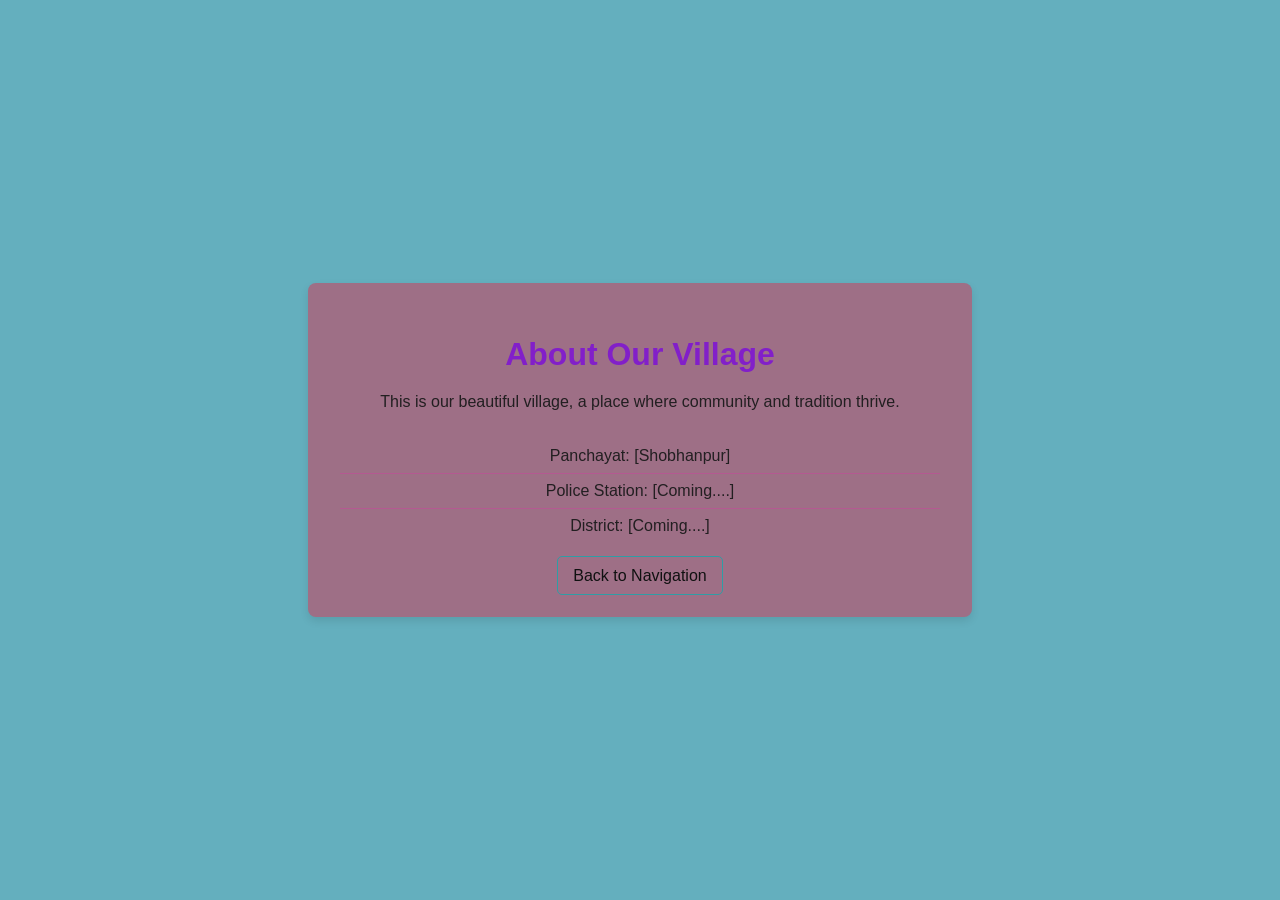
<file: about.html>
<!DOCTYPE html>
<html lang="en">
<head>
    <meta charset="UTF-8">
    <meta name="viewport" content="width=device-width, initial-scale=1.0">
    <title>About Our Village</title>
    <style>
        body {
            font-family: 'Segoe UI', Tahoma, Geneva, Verdana, sans-serif;
            margin: 0;
            padding: 0;
            background-color: #64afbe;
            display: flex;
            flex-direction: column;
            align-items: center;
            justify-content: center;
            min-height: 100vh;
            color: #221f21;
        }

        .container {
            background-color: rgb(158, 111, 134);
            padding: 2rem;
            border-radius: 8px;
            box-shadow: 0 4px 8px rgba(0, 0, 0, 0.1);
            width: 80%;
            max-width: 600px;
            text-align: center;
            perspective: 1000px;
            animation: move3DCard 15s linear infinite alternate, tiltCard 5s linear infinite alternate;
            transform-style: preserve-3d;
        }

        @keyframes move3DCard {
            0% {
                transform: rotateX(5deg) rotateY(5deg) translateZ(0);
            }
            100% {
                transform: rotateX(-5deg) rotateY(-5deg) translateZ(20px);
            }
        }

        @keyframes tiltCard {
            0% {
                transform: rotateZ(2deg);
            }
            100% {
                transform: rotateZ(-2deg);
            }
        }

        h1 {
            color: #821fc9;
            margin-bottom: 1rem;
        }

        p {
            line-height: 1.6;
            margin-bottom: 1.5rem;
        }

        ul {
            list-style: none;
            padding: 0;
            margin-bottom: 1.5rem;
        }

        li {
            padding: 0.5rem 0;
            border-bottom: 1px solid #b45991;
        }

        li:last-child {
            border-bottom: none;
        }

        a {
            text-decoration: none;
            color: #101111;
            padding: 10px 15px;
            border: 1px solid #2f9da5;
            border-radius: 5px;
            transition: background-color 0.3s ease, color 0.3s ease;
        }

        a:hover {
            background-color: #a57197;
            color: rgb(48, 15, 155);
        }

        /* Responsive adjustments */
        @media (max-width: 768px) {
            .container {
                width: 95%;
                padding: 1.5rem;
                max-width: none;
            }
        }

        @media (min-width: 769px) and (max-width: 1024px) {
            .container {
                width: 90%;
            }
        }

        @media (min-width: 1025px) {
            .container {
                width: 80%;
                max-width: 600px;
            }
        }
    </style>
</head>
<body>
    <div class="container">
        <h1>About Our Village</h1>
        <p>This is our beautiful village, a place where community and tradition thrive.</p>
        <ul>
            <li>Panchayat: [Shobhanpur]</li>
            <li>Police Station: [Coming....]</li>
            <li>District: [Coming....]</li>
        </ul>
        <a href="index.html">Back to Navigation</a>
    </div>
</body>
</html>
</file>
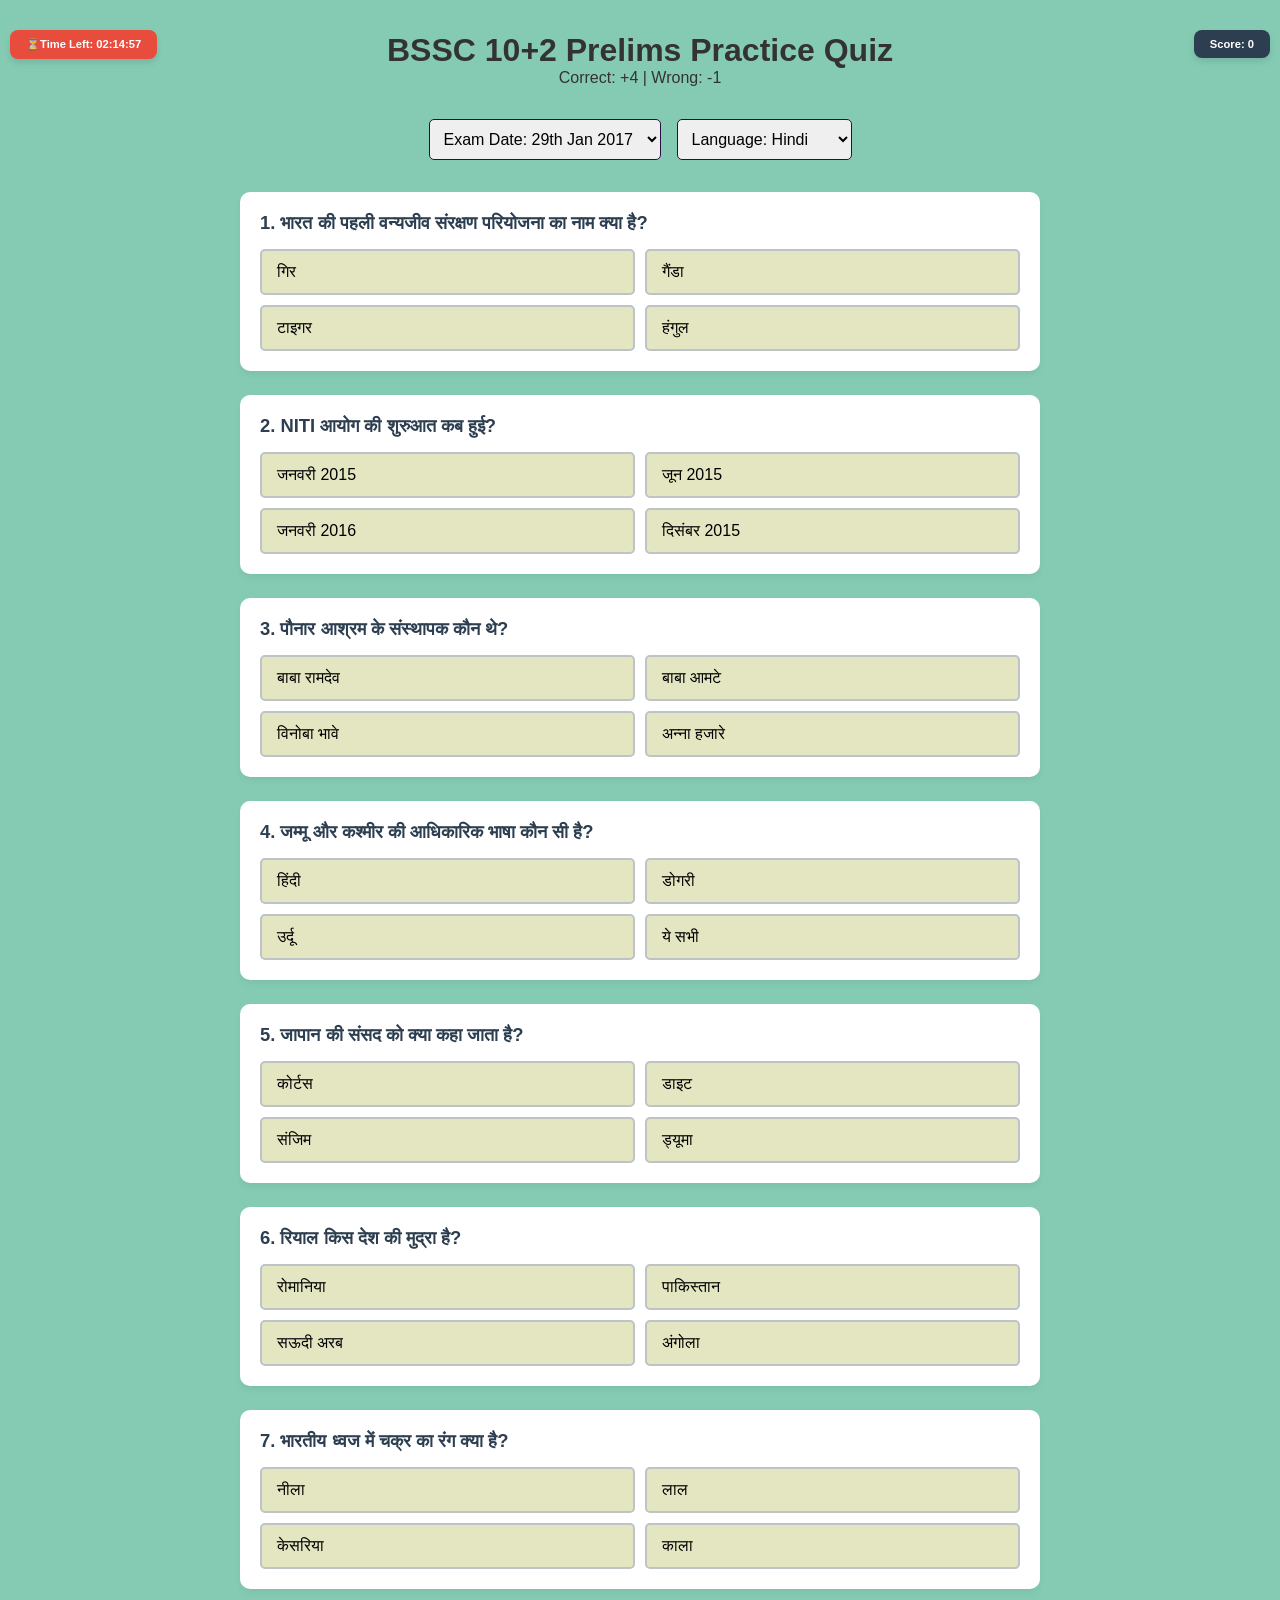
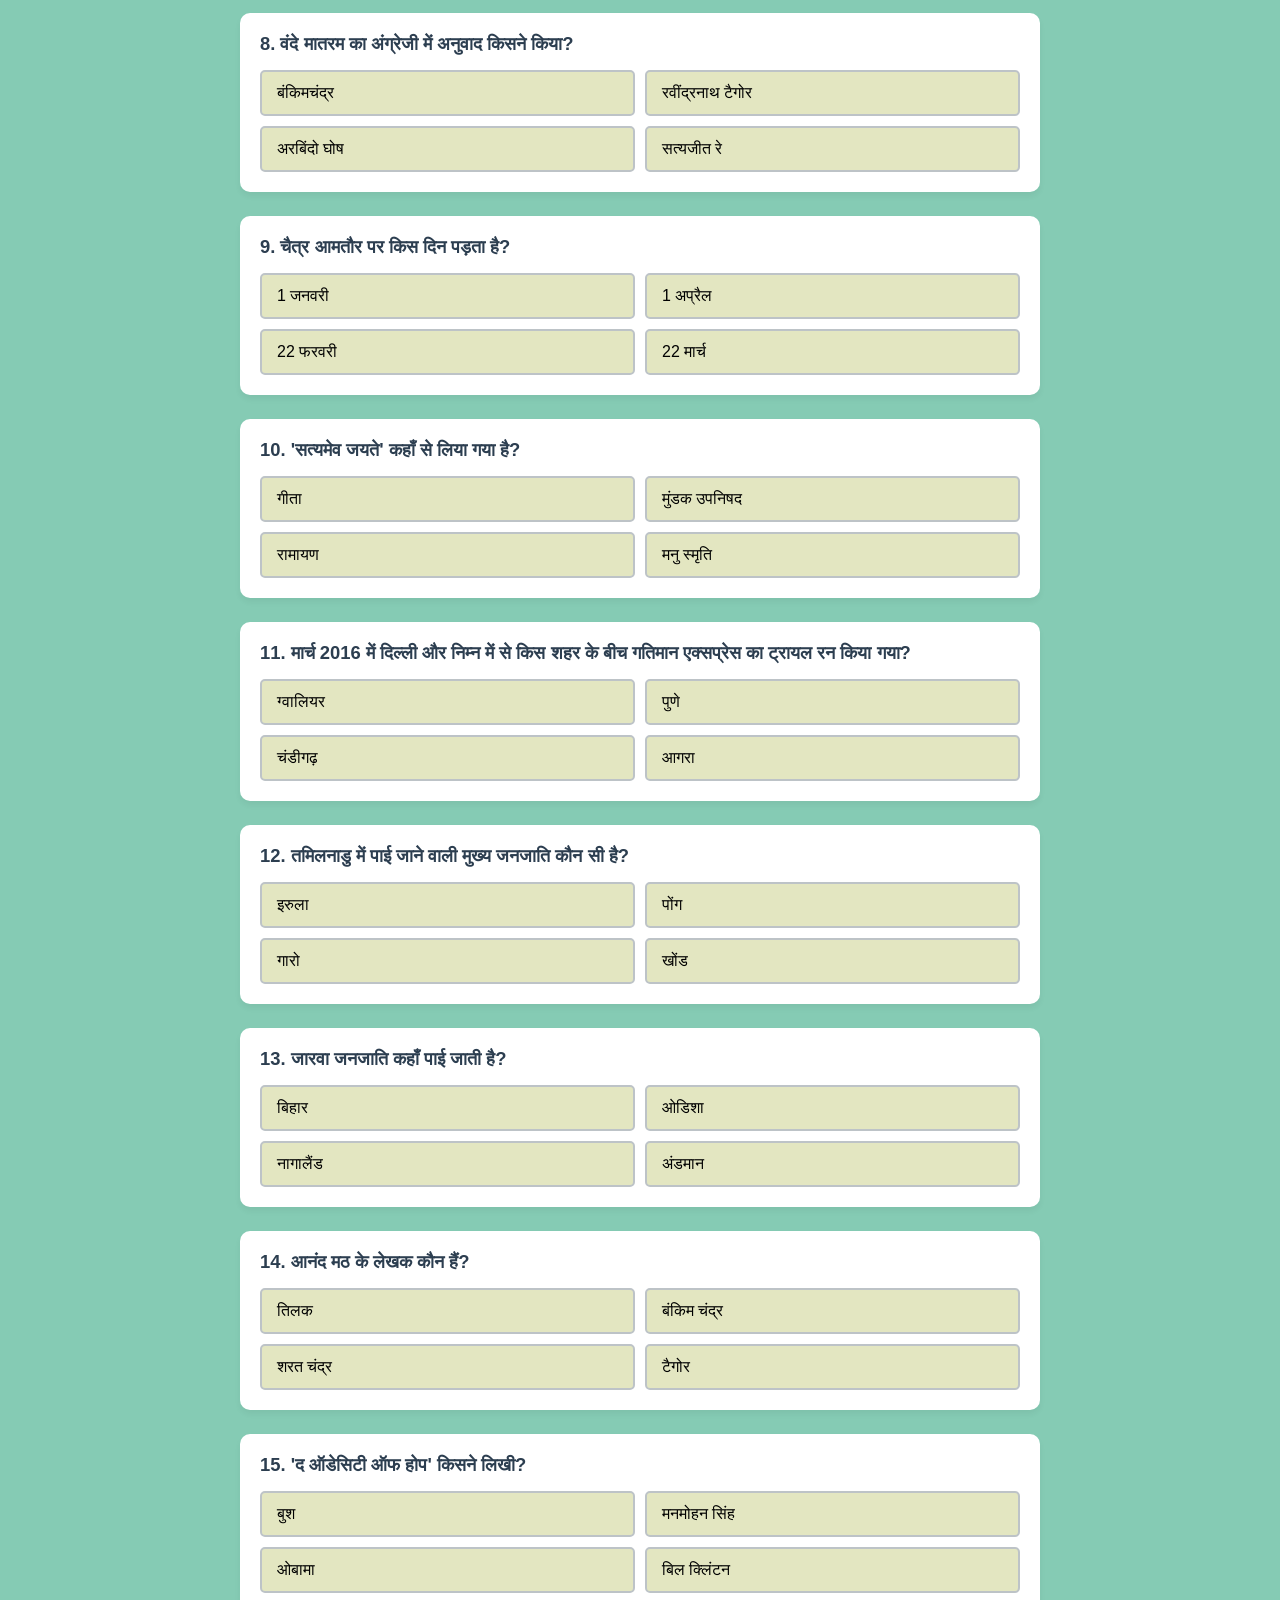
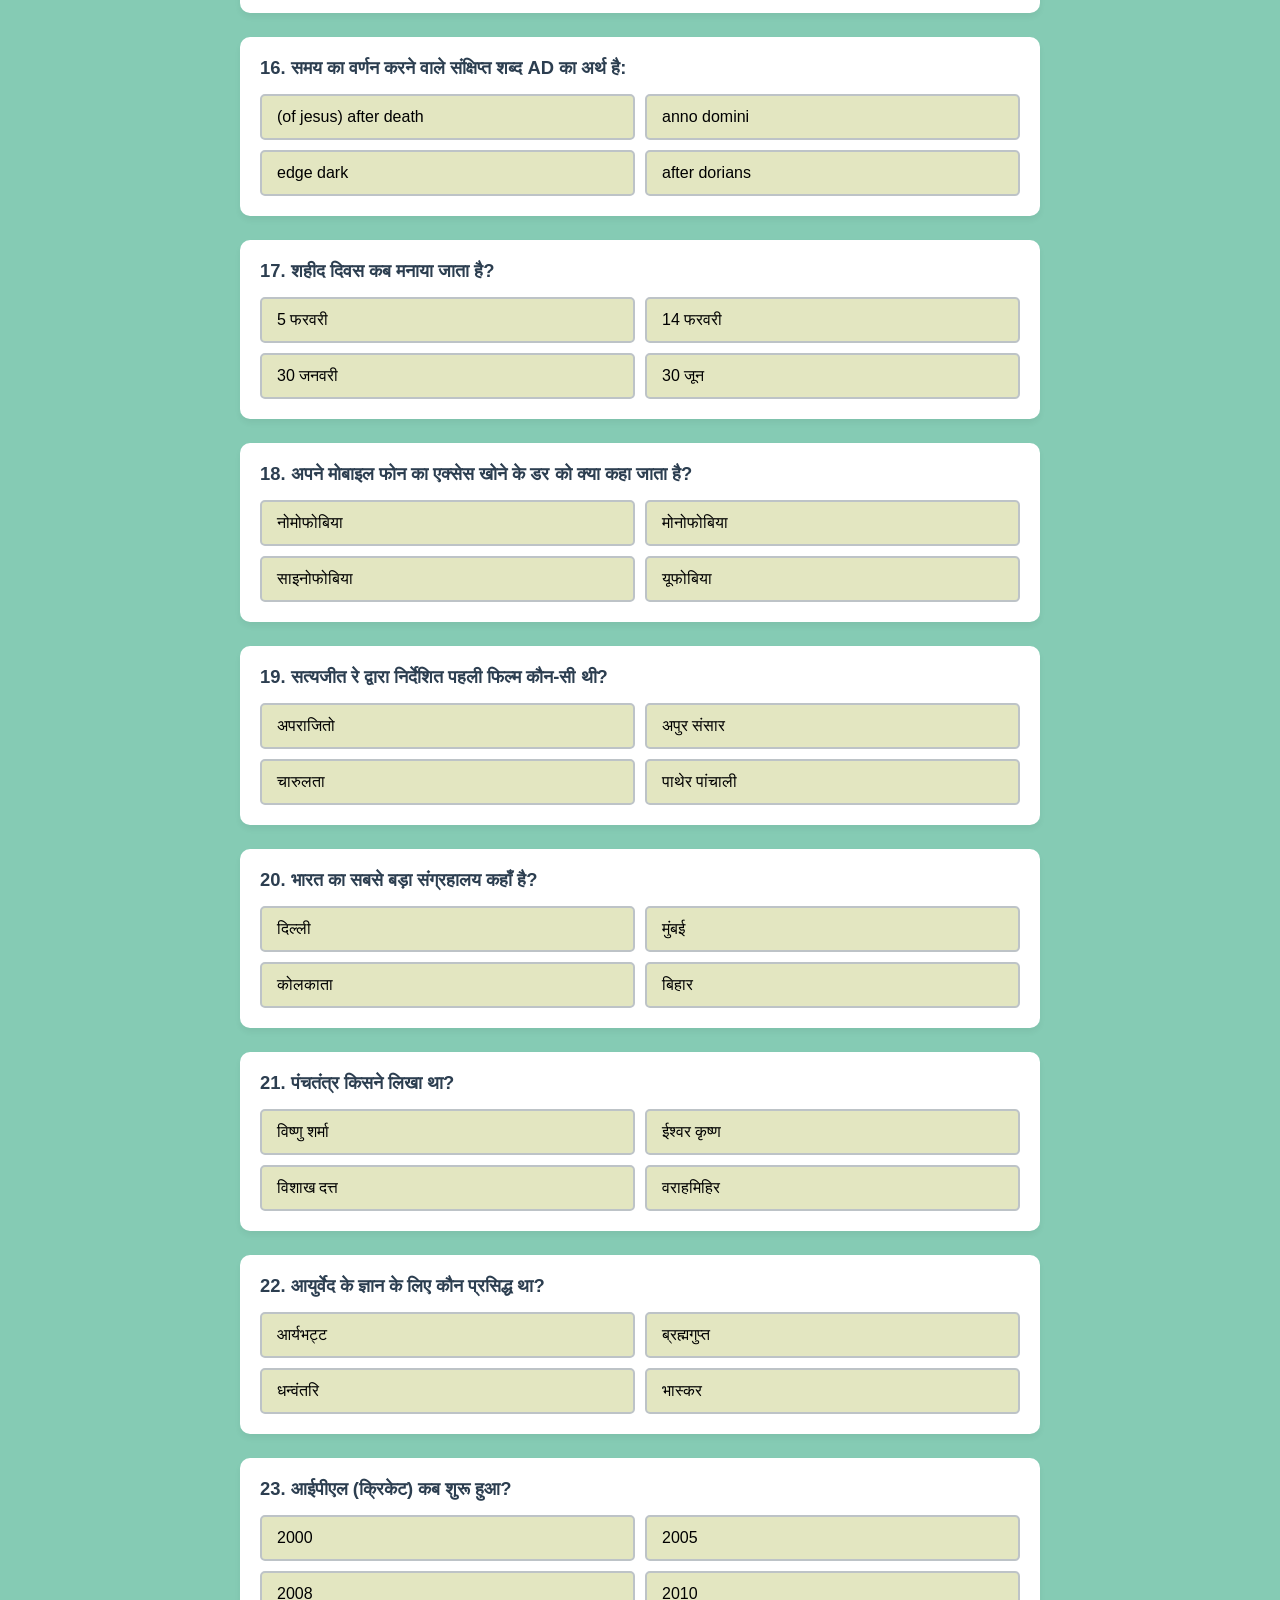
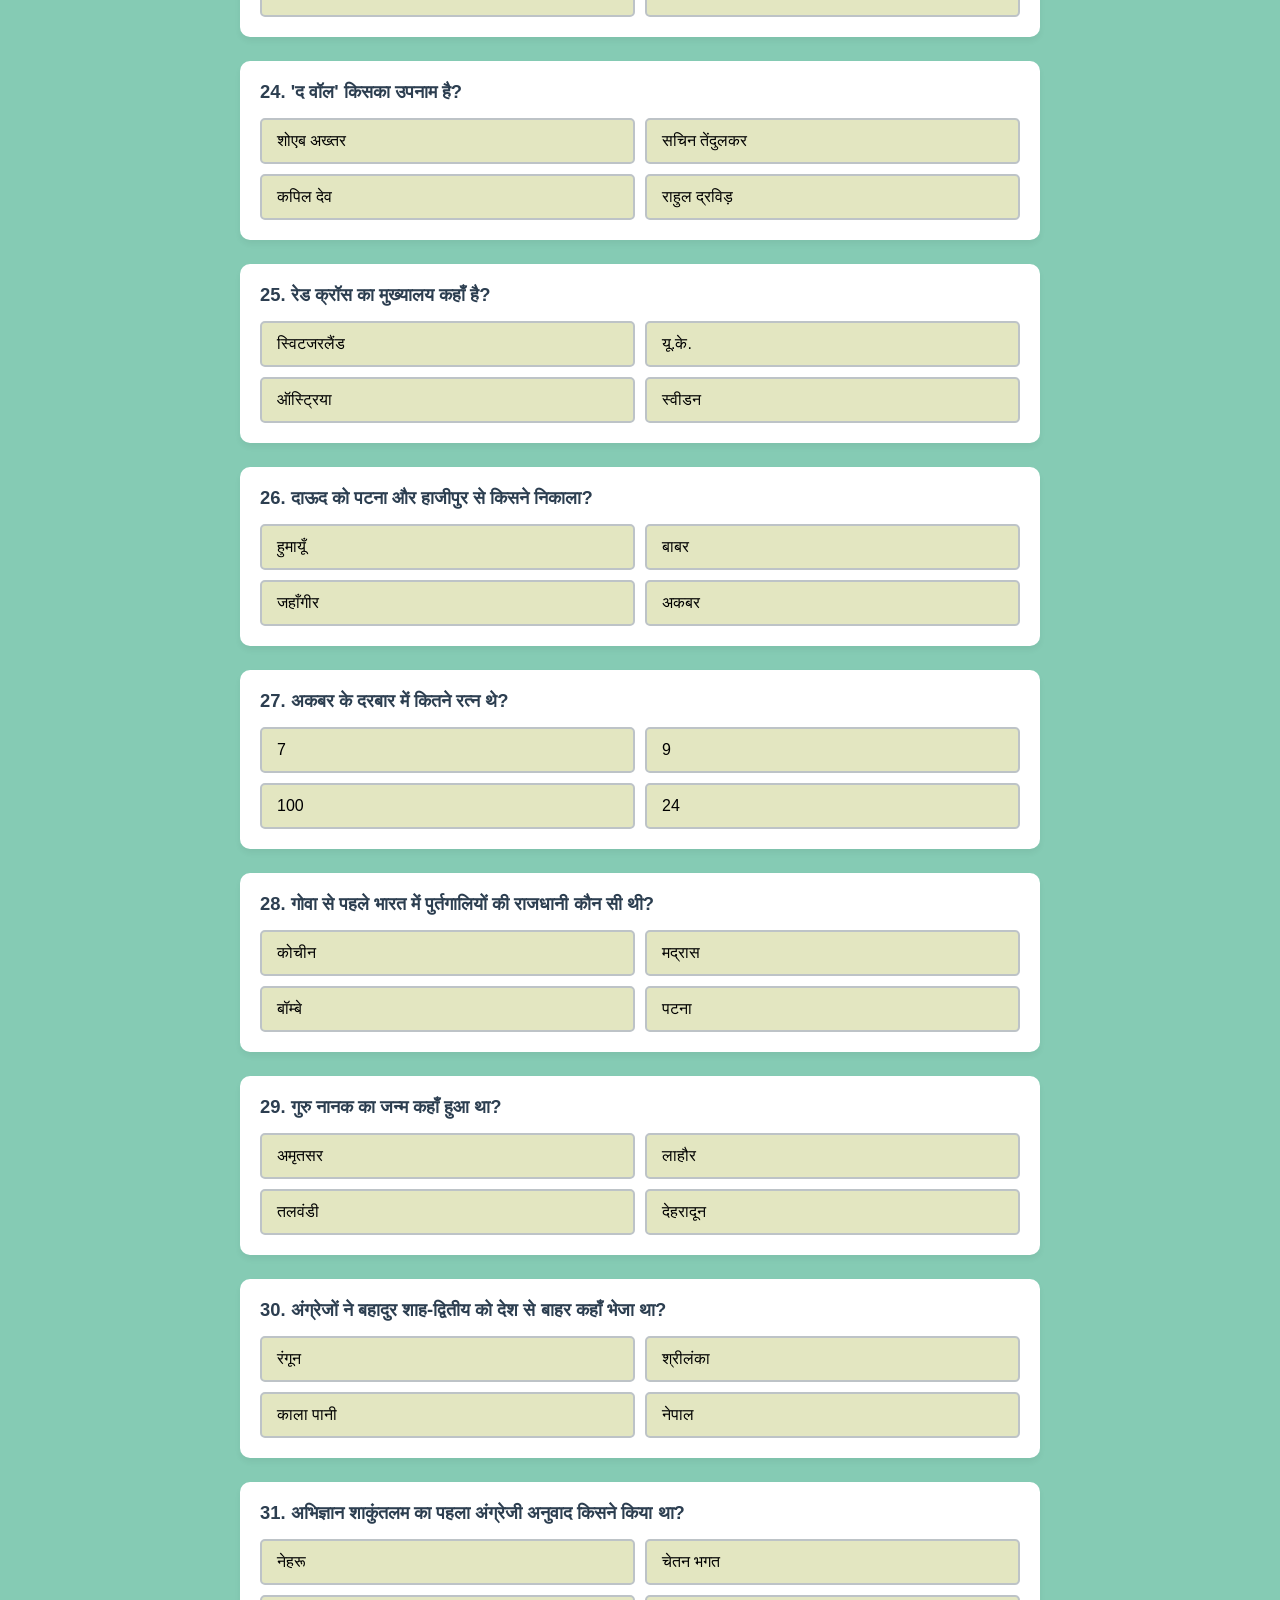
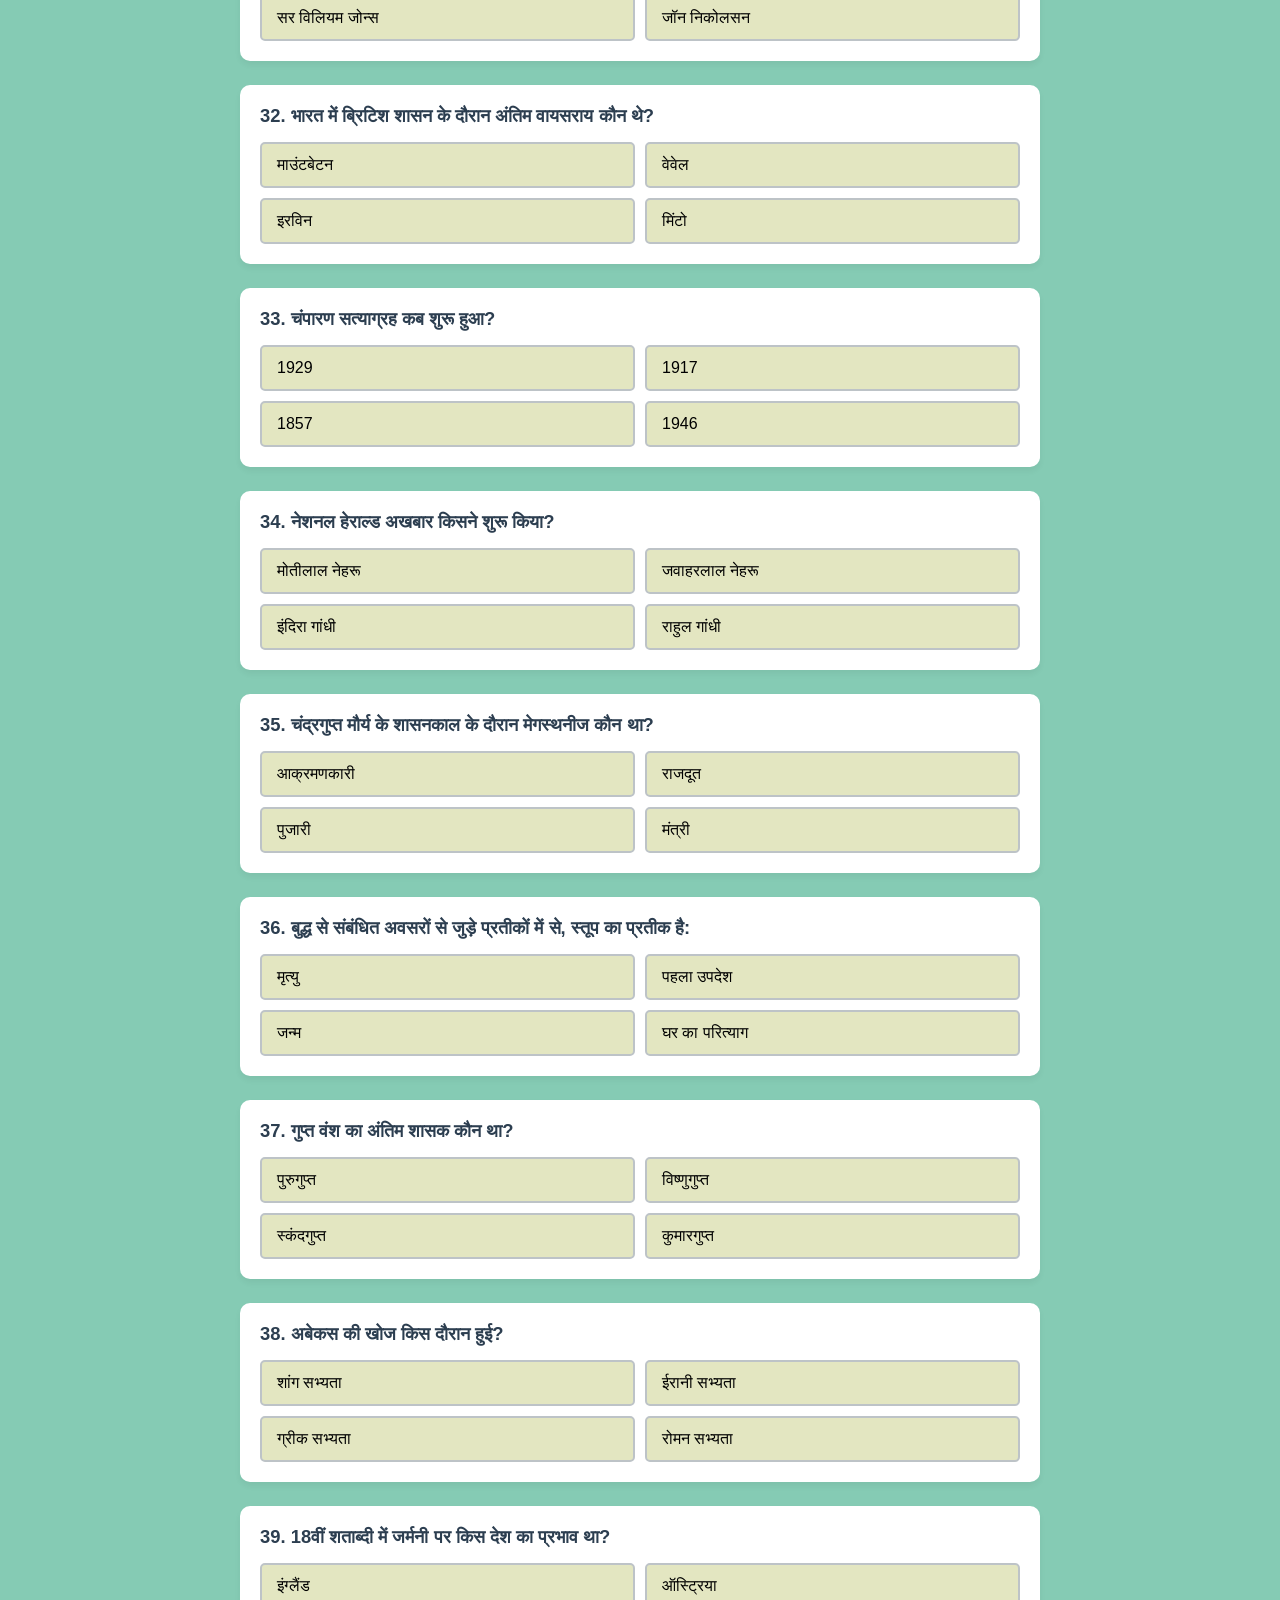
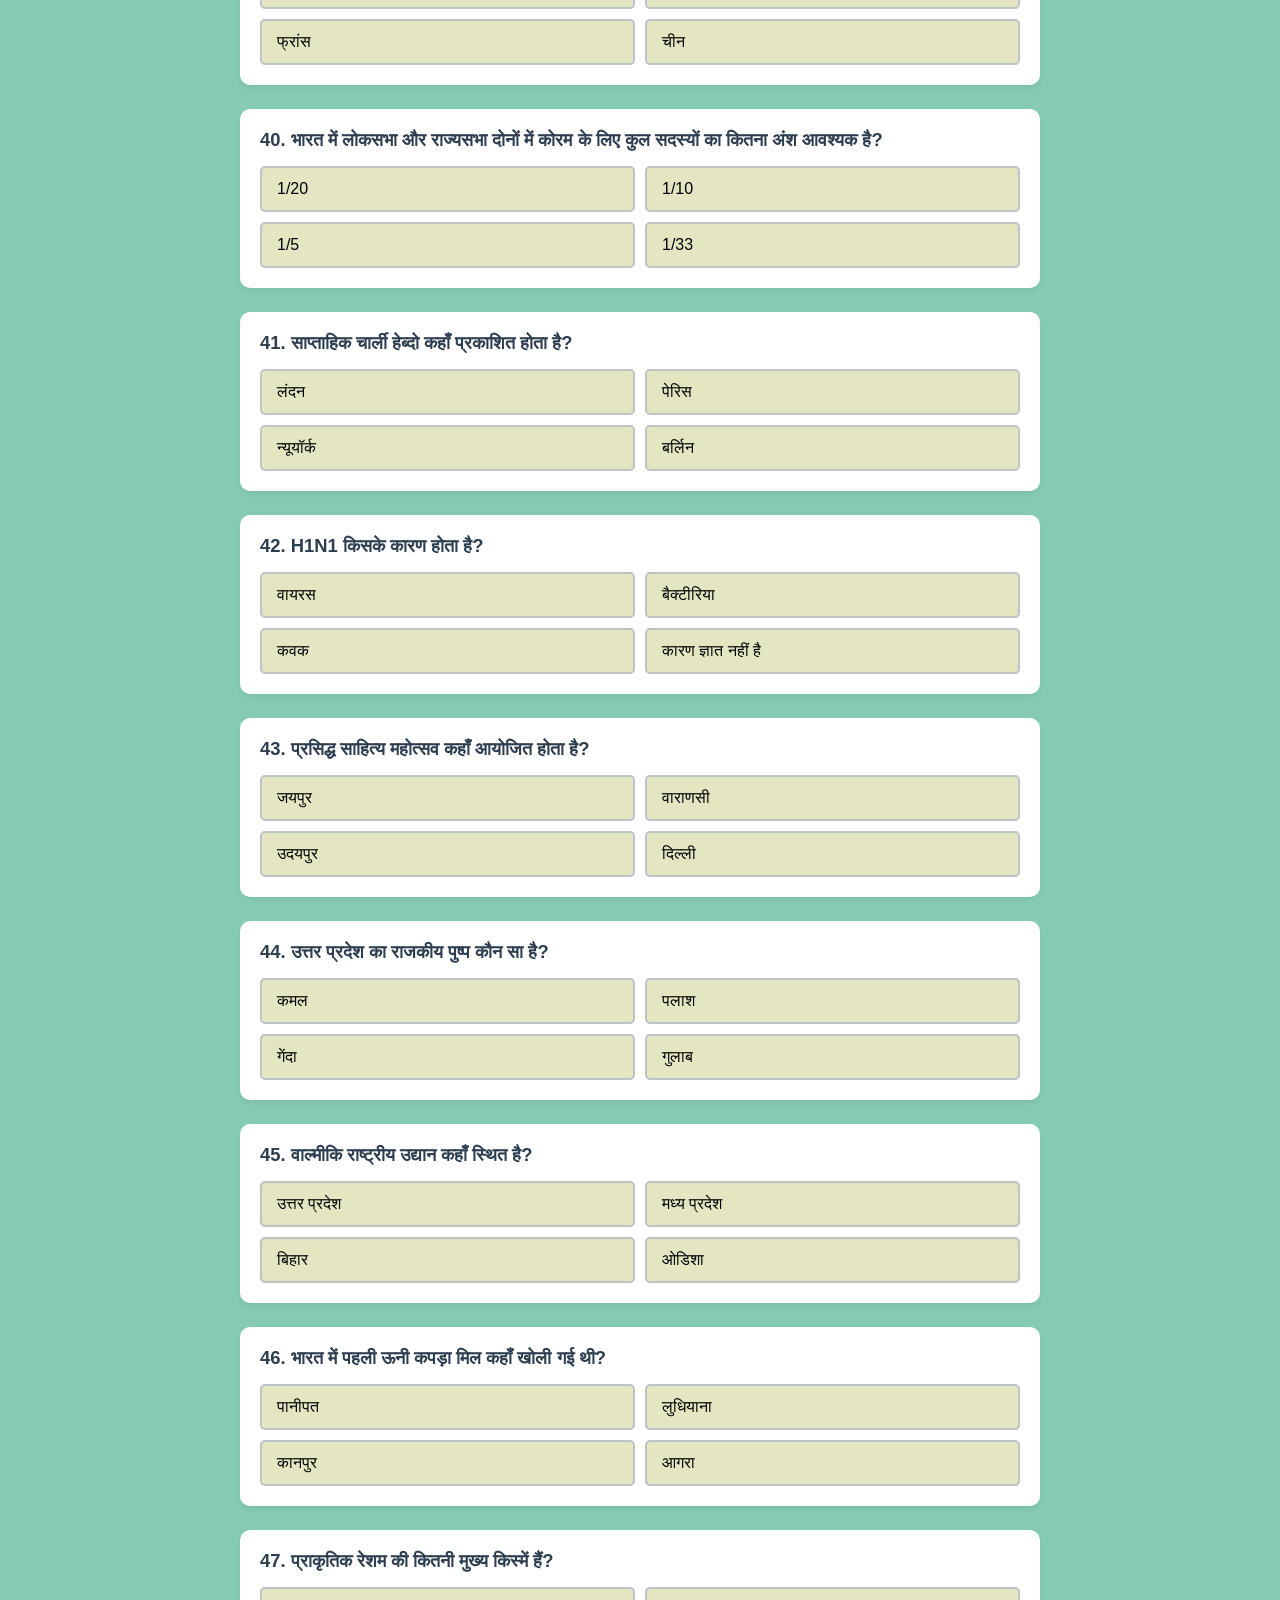
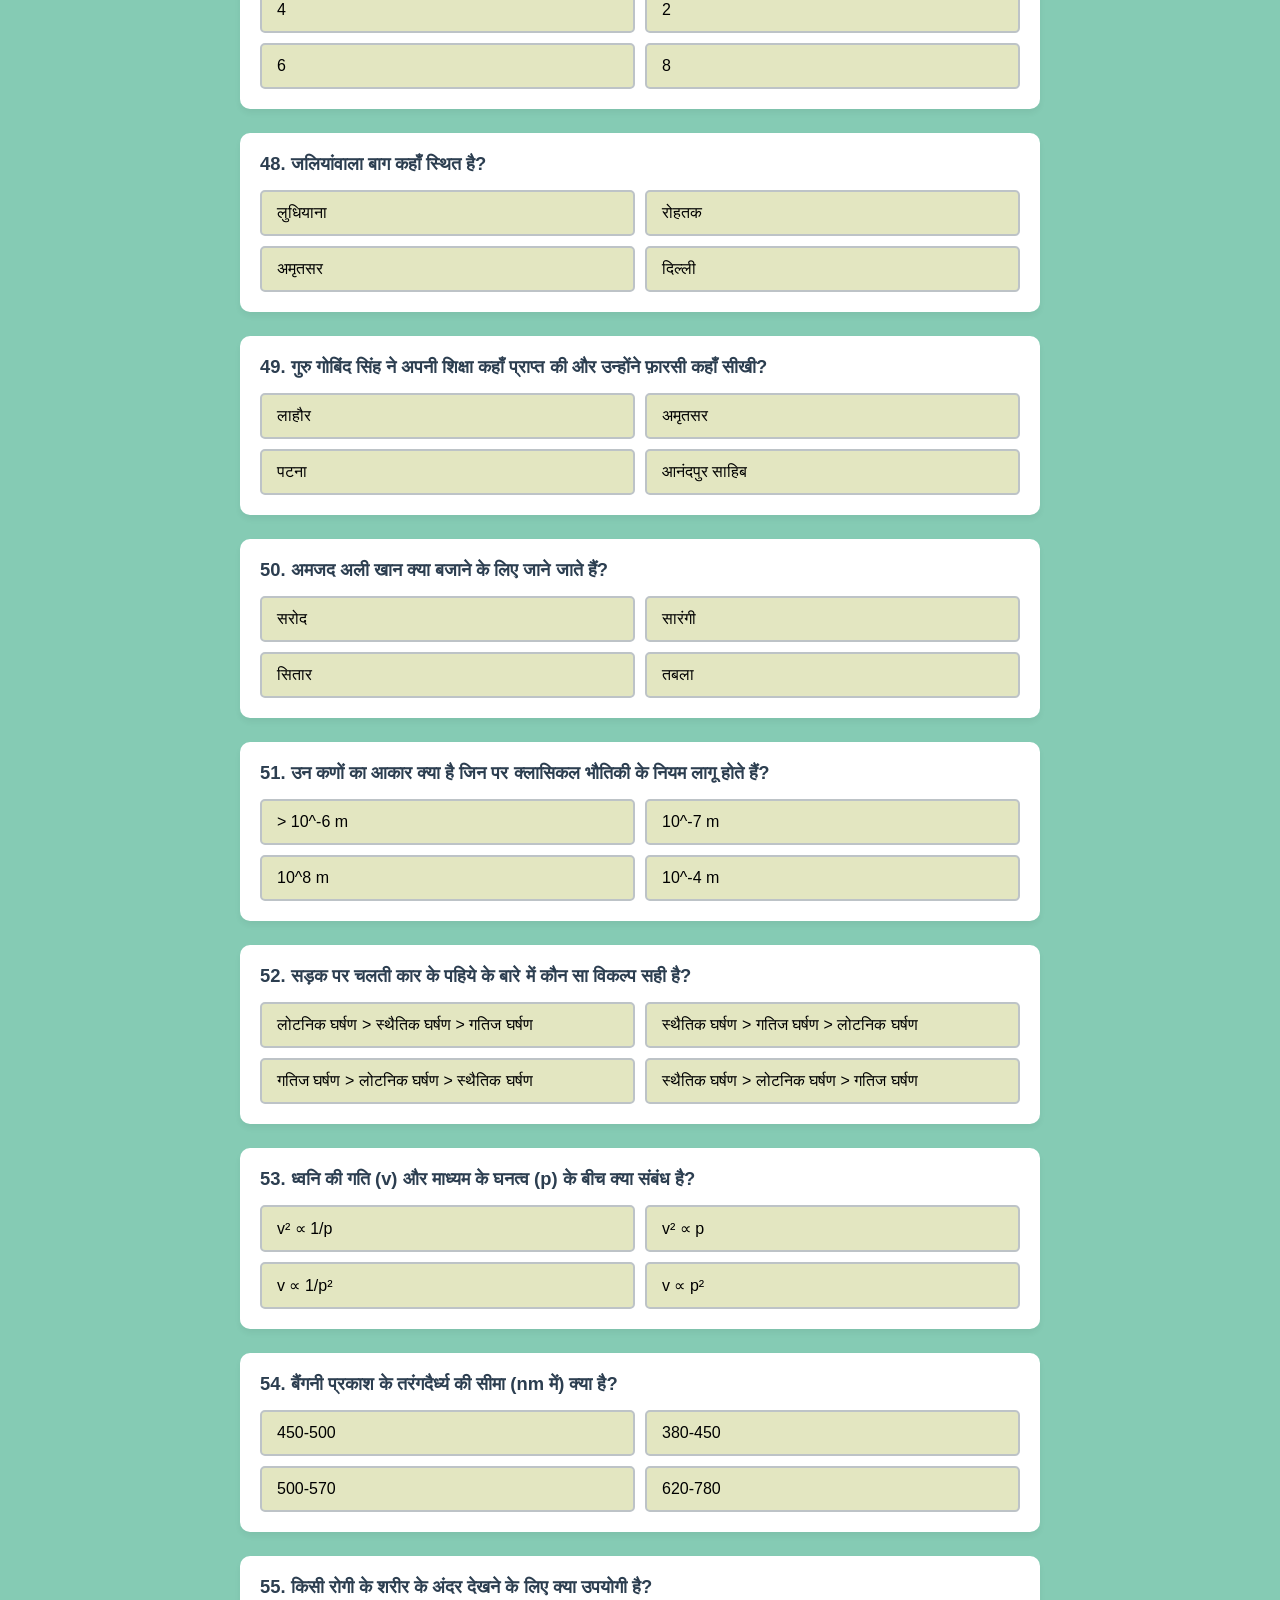
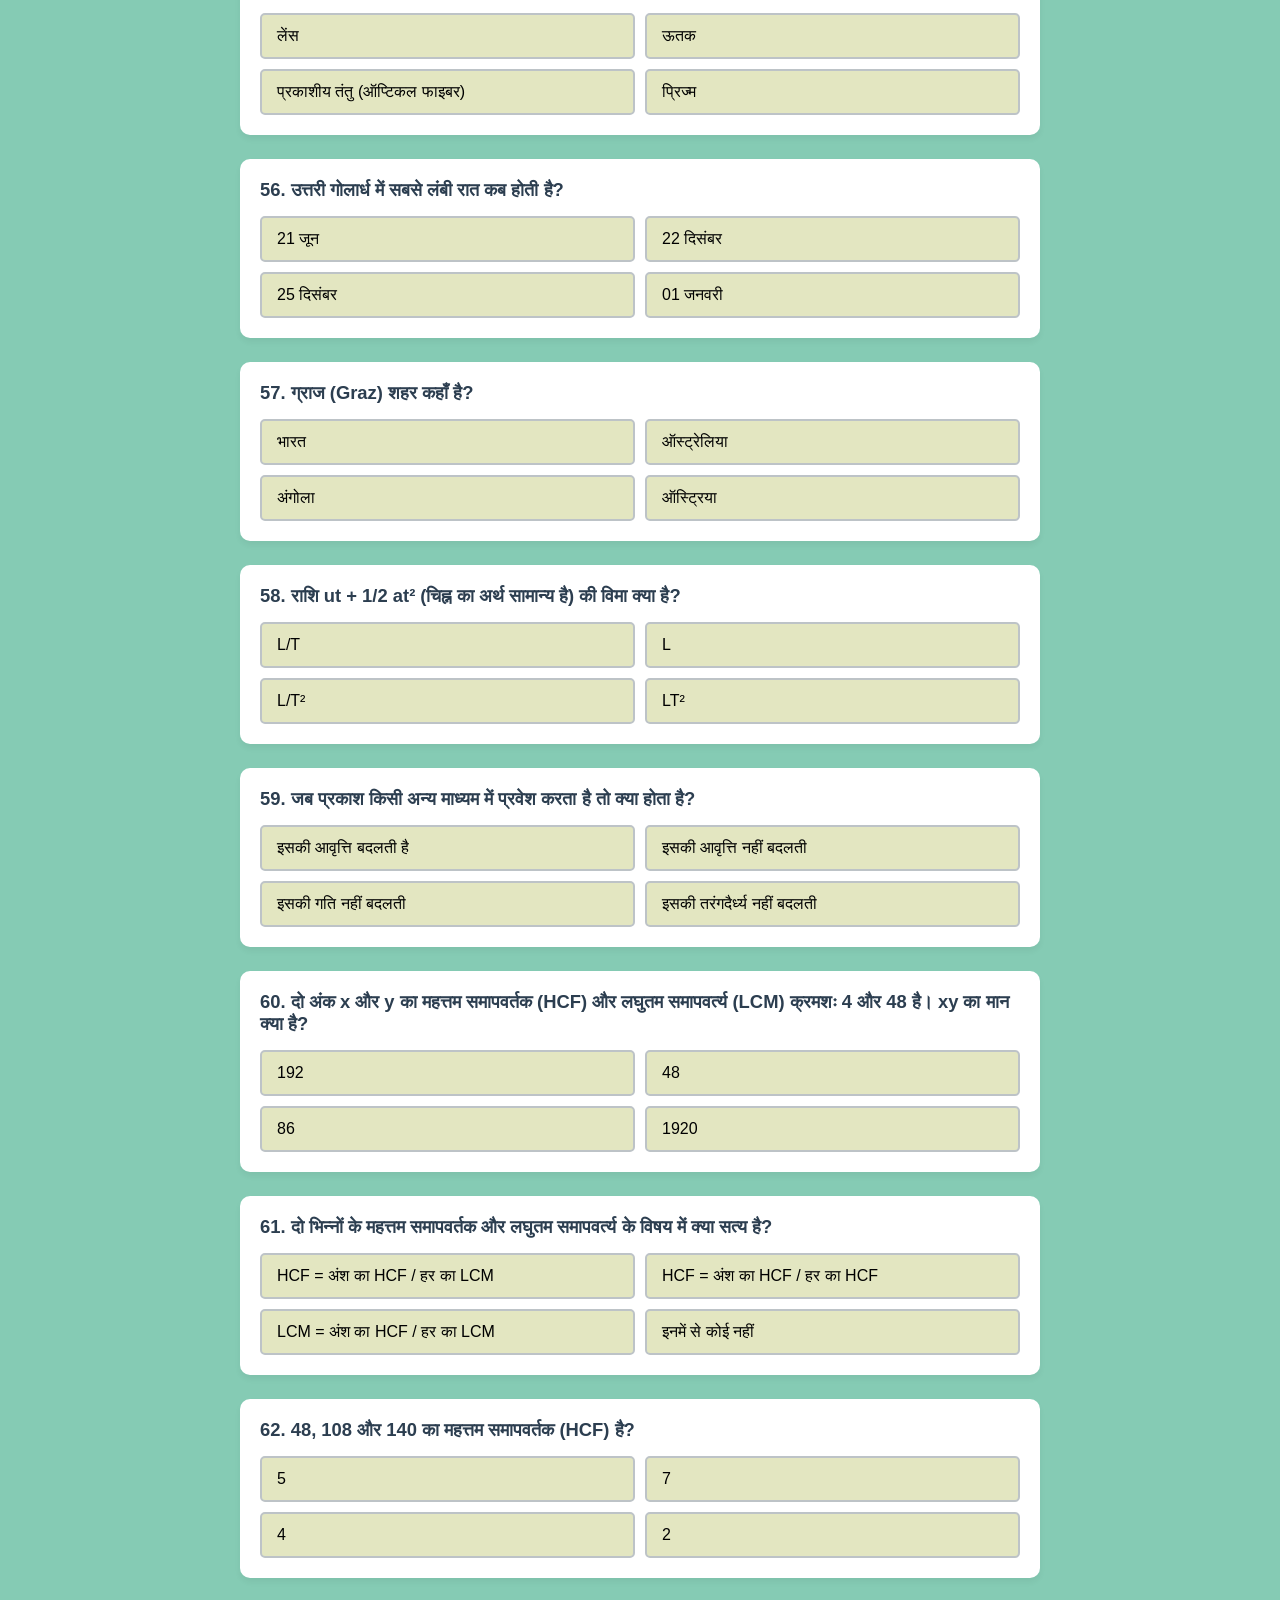
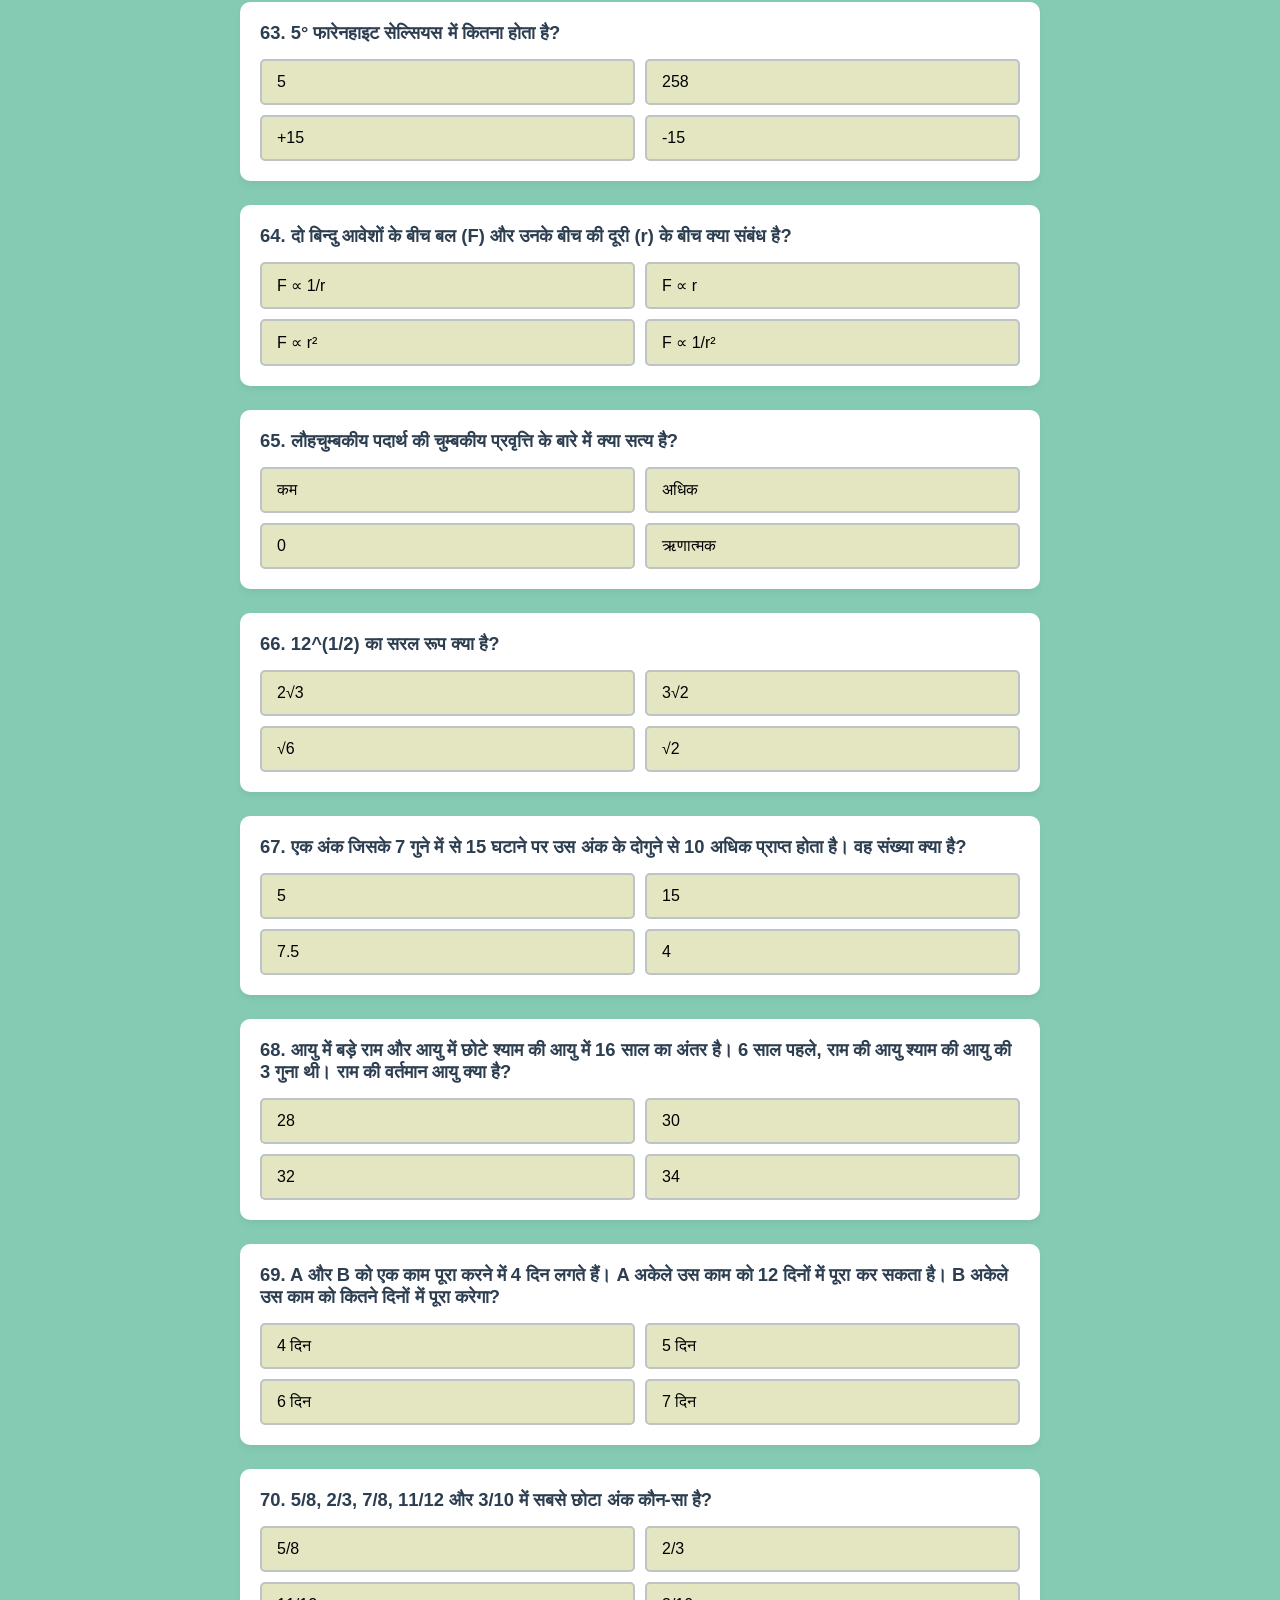
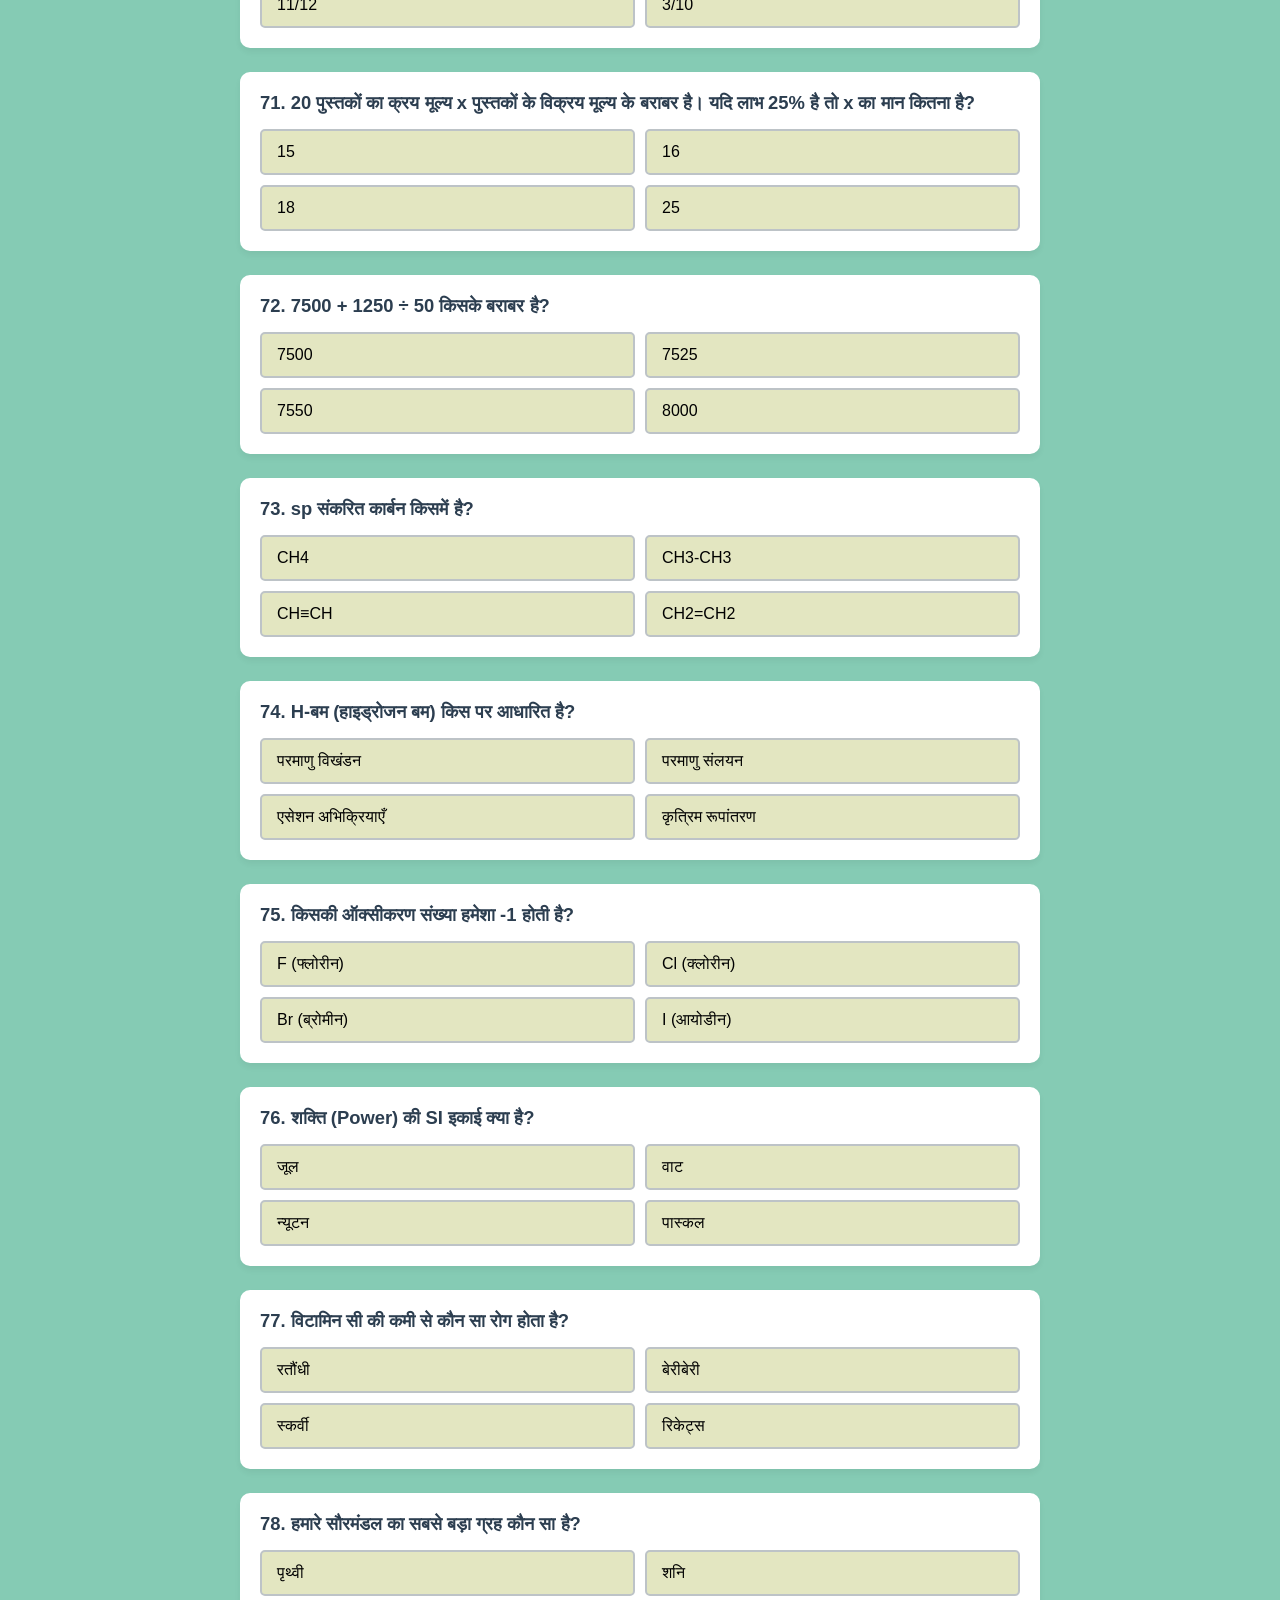
<file: bssc10+2quiz.html>
<!DOCTYPE html>
<html lang="en">
<head>
    <meta charset="UTF-8">
    <meta name="viewport" content="width=device-width, initial-scale=1.0">
    <title>BSSC Date-wise Quiz</title>
    <style>
        * {
            box-sizing: border-box;
            margin: 0;
            padding: 0;
            font-family: 'Segoe UI', Tahoma, Geneva, Verdana, sans-serif;
        }

        body {
            background-color: #85cbb4;
            flex: auto;
            color: #333;
            padding: 2rem;
        }

        /* Live Score in Top Right Corner */
        .score-board {
            position: fixed;
            top: 30px;
            right: 10px;
            background: #2c3e50;
            color: #fff;
            padding: 8px 16px;
            border-radius: 8px;
            font-size: 0.7rem;
            font-weight: bold;
            box-shadow: 0 4px 6px rgba(0,0,0,0.1);
            z-index: 1000;
        }

      /* Live Timer in Top Left Corner */
      .timer-board {
          position: fixed;
          top: 30px;
          left: 10px;
          background: #e74c3c; /* Red background for urgency */
          color: #fff;
          padding: 8px 16px;
          border-radius: 8px;
          font-size: 0.7rem;
          font-weight: bold;
          box-shadow: 0 4px 6px rgba(0,0,0,0.1);
          z-index: 1000;
      }

        .header {
            text-align: center;
            margin-bottom: 2rem;
        }

        .controls {
            display: flex;
            justify-content: center;
            gap: 1rem;
            margin-bottom: 2rem;
        }

        select {
            padding: 10px;
            font-size: 1rem;
            border-radius: 5px;
            border: 1px solid #270f45;
            outline: none;
            cursor: pointer;
        }

        .quiz-container {
            max-width: 800px;
            margin: 0 auto;
        }

        .question-card {
            background: #fff;
            padding: 20px;
            border-radius: 10px;
            box-shadow: 0 4px 6px rgba(0,0,0,0.05);
            margin-bottom: 1.5rem;
        }

        .question-text {
            font-size: 1.15rem;
            font-weight: 600;
            margin-bottom: 15px;
            color: #2c3e50;
        }

        .options-grid {
            display: grid;
            grid-template-columns: 1fr 1fr;
            gap: 10px;
        }

        @media (max-width: 600px) {
            .options-grid {
                grid-template-columns: 1fr;
            }
        }

        .option-btn {
            padding: 12px 15px;
            font-size: 1rem;
            background-color: #e3e6c1;
            border: 2px solid #bdc3c7;
            border-radius: 5px;
            cursor: pointer;
            transition: all 0.2s ease;
            text-align: left;
        }

        .option-btn:hover:not(:disabled) {
            background-color: #98cece;
        }

        .option-btn:disabled {
            cursor: not-allowed;
            opacity: 0.8;
        }

        /* Correct / Wrong Colors */
        .option-btn.correct {
            background-color: #2ecc71 !important;
            border-color: #27ae60 !important;
            color: white;
        }

        .option-btn.wrong {
            background-color: #e74c3c !important;
            border-color: #c0392b !important;
            color: white;
        }

        .explanation {
            margin-top: 15px;
            padding: 10px 15px;
            background-color: #f8e8f6;
            border-left: 4px solid #1abc9c;
            border-radius: 4px;
            font-size: 0.95rem;
            color: #076552;
            display: none; /* Hidden by default */
        }
    </style>
</head>
<body>

    <div class="timer-board">⏳Time Left: <span id="time">02:15:00</span></div>

    <div class="score-board">Score: <span id="score">0</span></div>

    <div class="header">
        <h1>BSSC 10+2 Prelims Practice Quiz</h1>
        <p>Correct: +4 | Wrong: -1</p>
    </div>

    <div class="controls">
        <select id="dateSelect">
            <option value="2017-01-29">Exam Date: 29th Jan 2017</option>
            <option value="2017-02-05">Exam Date: 5th Feb 2017</option>
        </select>
        <select id="langSelect">
            <option value="HI">Language: Hindi</option>
            <option value="EN">Language: English</option>
        </select>
    </div>

    <div class="quiz-container" id="quizContainer">
        </div>






    <script>
        // Quiz data extracted directly from your BSSC PDFs [cite: 6821, 10766]
        const quizData = {
            "2017-01-29": [
                  {
                questionEN: "1. What is the name of India's first wildlife conservation project?",
                questionHI: "1. भारत की पहली वन्यजीव संरक्षण परियोजना का नाम क्या है?",
                options: [
                    { textEN: "Gir", textHI: "गिर", isCorrect: false },
                    { textEN: "Rhino", textHI: "गैंडा", isCorrect: false },
                    { textEN: "Tiger", textHI: "टाइगर", isCorrect: true },
                    { textEN: "Hangul", textHI: "हंगुल", isCorrect: false }
                ],
                explanationEN: "Project Tiger, launched in 1973, was India's first wildlife conservation project aimed at protecting the Bengal Tiger.",
                explanationHI: "भारत में पहली वन्यजीव संरक्षण परियोजना 'प्रोजेक्ट टाइगर' थी जिसे 1973 में शुरू किया गया था।" // [cite: 8]
            },
            {
                questionEN: "2. When was NITI Aayog started?",
                questionHI: "2. NITI आयोग की शुरुआत कब हुई?",
                options: [
                    { textEN: "January 2015", textHI: "जनवरी 2015", isCorrect: true },
                    { textEN: "June 2015", textHI: "जून 2015", isCorrect: false },
                    { textEN: "January 2016", textHI: "जनवरी 2016", isCorrect: false },
                    { textEN: "December 2015", textHI: "दिसंबर 2015", isCorrect: false }
                ],
                explanationEN: "NITI Aayog (National Institution for Transforming India) was established in January 2015, replacing the Planning Commission.",
                explanationHI: "NITI आयोग, जिसका पूरा नाम नेशनल इंस्टीट्यूशन फॉर ट्रांसफॉर्मिंग इंडिया है, की स्थापना जनवरी 2015 में हुई थी। इसने योजना आयोग का स्थान लिया।" // [cite: 37, 38]
            },
            {
                questionEN: "3. Who was the founder of Paunar Ashram?",
                questionHI: "3. पौनार आश्रम के संस्थापक कौन थे?",
                options: [
                    { textEN: "Baba Ramdev", textHI: "बाबा रामदेव", isCorrect: false },
                    { textEN: "Baba Amte", textHI: "बाबा आमटे", isCorrect: false },
                    { textEN: "Vinoba Bhave", textHI: "विनोबा भावे", isCorrect: true },
                    { textEN: "Anna Hazare", textHI: "अन्ना हजारे", isCorrect: false }
                ],
                explanationEN: "Vinoba Bhave founded the Paunar Ashram near Wardha in Maharashtra.",
                explanationHI: "अहिंसा और मानवाधिकारों के एक प्रमुख भारतीय अधिवक्ता विनोबा भावे ने महाराष्ट्र में वर्धा के पास पौनार आश्रम की स्थापना की।" // [cite: 58, 59]
            },
            {
                questionEN: "4. What is the official language of Jammu and Kashmir?",
                questionHI: "4. जम्मू और कश्मीर की आधिकारिक भाषा कौन सी है?",
                options: [
                    { textEN: "Hindi", textHI: "हिंदी", isCorrect: false },
                    { textEN: "Dogri", textHI: "डोगरी", isCorrect: false },
                    { textEN: "Urdu", textHI: "उर्दू", isCorrect: false },
                    { textEN: "All of the above", textHI: "ये सभी", isCorrect: true }
                ],
                explanationEN: "Urdu, Hindi, and Dogri are recognized as official languages in Jammu & Kashmir.",
                explanationHI: "जम्मू और कश्मीर आधिकारिक भाषा अधिनियम, 2020 के तहत उर्दू, हिंदी, और डोगरी सभी आधिकारिक भाषाएँ हैं।" // [cite: 83, 87, 90, 109]
            },
            {
                questionEN: "5. What is the Parliament of Japan called?",
                questionHI: "5. जापान की संसद को क्या कहा जाता है?",
                options: [
                    { textEN: "Cortes", textHI: "कोर्टस", isCorrect: false },
                    { textEN: "Diet", textHI: "डाइट", isCorrect: true },
                    { textEN: "Sejm", textHI: "संजिम", isCorrect: false },
                    { textEN: "Duma", textHI: "ड्यूमा", isCorrect: false }
                ],
                explanationEN: "The Diet is Japan's bicameral national legislature.",
                explanationHI: "डाइट (Diet) जापान की राष्ट्रीय संसद है।" // [cite: 118]
            },
            {
                questionEN: "6. Riyal is the currency of which country?",
                questionHI: "6. रियाल किस देश की मुद्रा है?",
                options: [
                    { textEN: "Romania", textHI: "रोमानिया", isCorrect: false },
                    { textEN: "Pakistan", textHI: "पाकिस्तान", isCorrect: false },
                    { textEN: "Saudi Arabia", textHI: "सऊदी अरब", isCorrect: true },
                    { textEN: "Angola", textHI: "अंगोला", isCorrect: false }
                ],
                explanationEN: "The Riyal is the official currency of Saudi Arabia.",
                explanationHI: "रियाल सऊदी अरब की आधिकारिक मुद्रा है।" // [cite: 137]
            },
            {
                questionEN: "7. What is the color of the Chakra in the Indian flag?",
                questionHI: "7. भारतीय ध्वज में चक्र का रंग क्या है?",
                options: [
                    { textEN: "Blue", textHI: "नीला", isCorrect: true },
                    { textEN: "Red", textHI: "लाल", isCorrect: false },
                    { textEN: "Saffron", textHI: "केसरिया", isCorrect: false },
                    { textEN: "Black", textHI: "काला", isCorrect: false }
                ],
                explanationEN: "The Ashoka Chakra in the center of the Indian national flag is navy blue and has 24 spokes.",
                explanationHI: "भारतीय राष्ट्रीय ध्वज पर अशोक चक्र नीले रंग का है।" // [cite: 159, 160]
            },
            {
                questionEN: "8. Who translated Vande Mataram into English?",
                questionHI: "8. वंदे मातरम का अंग्रेजी में अनुवाद किसने किया?",
                options: [
                    { textEN: "Bankim Chandra", textHI: "बंकिमचंद्र", isCorrect: false },
                    { textEN: "Rabindranath Tagore", textHI: "रवींद्रनाथ टैगोर", isCorrect: false },
                    { textEN: "Aurobindo Ghosh", textHI: "अरबिंदो घोष", isCorrect: true },
                    { textEN: "Satyajit Ray", textHI: "सत्यजीत रे", isCorrect: false }
                ],
                explanationEN: "Aurobindo Ghosh, an Indian nationalist and poet, translated Vande Mataram into English.",
                explanationHI: "अरबिंदो घोष ने वंदे मातरम का अंग्रेजी में अनुवाद किया। मूल बंगाली संस्करण बंकिमचंद्र चटर्जी द्वारा लिखा गया था।" // [cite: 182, 183]
            },
            {
                questionEN: "9. On which day does Chaitra usually fall?",
                questionHI: "9. चैत्र आमतौर पर किस दिन पड़ता है?",
                options: [
                    { textEN: "1st January", textHI: "1 जनवरी", isCorrect: false },
                    { textEN: "1st April", textHI: "1 अप्रैल", isCorrect: false },
                    { textEN: "22nd February", textHI: "22 फरवरी", isCorrect: false },
                    { textEN: "22nd March", textHI: "22 मार्च", isCorrect: true }
                ],
                explanationEN: "In the traditional Hindu calendar, Chaitra usually falls on March 22nd (March 21st in a leap year).",
                explanationHI: "पारंपरिक हिंदू कैलेंडर में, चैत्र आमतौर पर ग्रेगोरियन कैलेंडर में 22 मार्च (लीप वर्ष में 21 मार्च) को पड़ता है।" // [cite: 205]
            },
            {
                questionEN: "10. From where is 'Satyameva Jayate' taken?",
                questionHI: "10. 'सत्यमेव जयते' कहाँ से लिया गया है?",
                options: [
                    { textEN: "Gita", textHI: "गीता", isCorrect: false },
                    { textEN: "Mundaka Upanishad", textHI: "मुंडक उपनिषद", isCorrect: true },
                    { textEN: "Ramayana", textHI: "रामायण", isCorrect: false },
                    { textEN: "Manu Smriti", textHI: "मनु स्मृति", isCorrect: false }
                ],
                explanationEN: "The phrase 'Satyameva Jayate' (Truth alone triumphs) is taken from the Mundaka Upanishad.",
                explanationHI: "'सत्यमेव जयते' (सत्य ही जीतता है) मुंडक उपनिषद से लिया गया है।" // [cite: 227]
            },
            {
                questionEN: "11. In March 2016, Gatimaan Express trial run was conducted between Delhi and which city?",
                questionHI: "11. मार्च 2016 में दिल्ली और निम्न में से किस शहर के बीच गतिमान एक्सप्रेस का ट्रायल रन किया गया?",
                options: [
                    { textEN: "Gwalior", textHI: "ग्वालियर", isCorrect: false },
                    { textEN: "Pune", textHI: "पुणे", isCorrect: false },
                    { textEN: "Chandigarh", textHI: "चंडीगढ़", isCorrect: false },
                    { textEN: "Agra", textHI: "आगरा", isCorrect: true }
                ],
                explanationEN: "The trial run of Gatimaan Express was conducted between Delhi and Agra.",
                explanationHI: "गतिमान एक्सप्रेस का मार्च 2016 में दिल्ली और आगरा के बीच ट्रायल रन हुआ था।" // [cite: 249]
            },
            {
                questionEN: "12. Which is the main tribe found in Tamil Nadu?",
                questionHI: "12. तमिलनाडु में पाई जाने वाली मुख्य जनजाति कौन सी है?",
                options: [
                    { textEN: "Irula", textHI: "इरुला", isCorrect: true },
                    { textEN: "Pong", textHI: "पोंग", isCorrect: false },
                    { textEN: "Garo", textHI: "गारो", isCorrect: false },
                    { textEN: "Khond", textHI: "खोंड", isCorrect: false }
                ],
                explanationEN: "The Irula tribe is one of the main tribes found in Tamil Nadu.",
                explanationHI: "इरुला जनजाति तमिलनाडु में पाई जाने वाली मुख्य जनजातियों में से एक है।" // [cite: 272]
            },
            {
                questionEN: "13. Where is the Jarawa tribe found?",
                questionHI: "13. जारवा जनजाति कहाँ पाई जाती है?",
                options: [
                    { textEN: "Bihar", textHI: "बिहार", isCorrect: false },
                    { textEN: "Odisha", textHI: "ओडिशा", isCorrect: false },
                    { textEN: "Nagaland", textHI: "नागालैंड", isCorrect: false },
                    { textEN: "Andaman", textHI: "अंडमान", isCorrect: true }
                ],
                explanationEN: "The Jarawa tribe is native to the Andaman Islands.",
                explanationHI: "जारवा जनजाति भारत के अंडमान द्वीप समूह की मूल निवासी है।" // [cite: 294]
            },
            {
                questionEN: "14. Who is the author of Anand Math?",
                questionHI: "14. आनंद मठ के लेखक कौन हैं?",
                options: [
                    { textEN: "Tilak", textHI: "तिलक", isCorrect: false },
                    { textEN: "Bankim Chandra", textHI: "बंकिम चंद्र", isCorrect: true },
                    { textEN: "Sharat Chandra", textHI: "शरत चंद्र", isCorrect: false },
                    { textEN: "Tagore", textHI: "टैगोर", isCorrect: false }
                ],
                explanationEN: "Bankim Chandra Chattopadhyay was the author of the novel Anand Math.",
                explanationHI: "बंकिम चंद्र चट्टोपाध्याय, आनंद मठ उपन्यास के लेखक थे।" // [cite: 317]
            },
            {
                questionEN: "15. Who wrote 'The Audacity of Hope'?",
                questionHI: "15. 'द ऑडेसिटी ऑफ होप' किसने लिखी?",
                options: [
                    { textEN: "Bush", textHI: "बुश", isCorrect: false },
                    { textEN: "Manmohan Singh", textHI: "मनमोहन सिंह", isCorrect: false },
                    { textEN: "Obama", textHI: "ओबामा", isCorrect: true },
                    { textEN: "Bill Clinton", textHI: "बिल क्लिंटन", isCorrect: false }
                ],
                explanationEN: "Barack Obama wrote the book 'The Audacity of Hope'.",
                explanationHI: "संयुक्त राज्य अमेरिका के 44वें राष्ट्रपति बराक ओबामा ने 'द ऑडेसिटी ऑफ होप' लिखी।" // [cite: 342]
            },
                {
                    questionEN: "16. What does the abbreviation AD describing time stand for?",
                    questionHI: "16. समय का वर्णन करने वाले संक्षिप्त शब्द AD का अर्थ है:",
                    options: [
                        { textEN: "(of jesus) after death", textHI: "(of jesus) after death", isCorrect: false },
                        { textEN: "anno domini", textHI: "anno domini", isCorrect: true },
                        { textEN: "edge dark", textHI: "edge dark", isCorrect: false },
                        { textEN: "after dorians", textHI: "after dorians", isCorrect: false }
                    ],
                    explanationEN: "AD stands for Anno Domini, which means 'in the year of our Lord' in Latin.",
                    explanationHI: "संक्षेप में AD का अर्थ Anno Domini है, जिसका लैटिन में अर्थ है हमारे प्रभु के वर्ष में।"
                },
                {
                    questionEN: "17. When is Martyrs' Day celebrated?",
                    questionHI: "17. शहीद दिवस कब मनाया जाता है?",
                    options: [
                        { textEN: "5 February", textHI: "5 फरवरी", isCorrect: false },
                        { textEN: "14 February", textHI: "14 फरवरी", isCorrect: false },
                        { textEN: "30 January", textHI: "30 जनवरी", isCorrect: true },
                        { textEN: "30 June", textHI: "30 जून", isCorrect: false }
                    ],
                    explanationEN: "Martyrs' Day in India is observed on 30 January to mark the assassination of Mahatma Gandhi.",
                    explanationHI: "भारत में शहीद दिवस हर साल 30 जनवरी को मनाया जाता है। यह दिन 1948 में महात्मा गांधी की हत्या का प्रतीक है।"
                },
                {
                    questionEN: "18. What is the fear of losing access to one's mobile phone called?",
                    questionHI: "18. अपने मोबाइल फोन का एक्सेस खोने के डर को क्या कहा जाता है?",
                    options: [
                        { textEN: "Nomophobia", textHI: "नोमोफोबिया", isCorrect: true },
                        { textEN: "Monophobia", textHI: "मोनोफोबिया", isCorrect: false },
                        { textEN: "Cynophobia", textHI: "साइनोफोबिया", isCorrect: false },
                        { textEN: "Euphobia", textHI: "यूफोबिया", isCorrect: false }
                    ],
                    explanationEN: "Nomophobia is the term used to describe the fear of being without a mobile phone.",
                    explanationHI: "नोमोफोबिया (Nomophobia) शब्द का इस्तेमाल मोबाइल फोन के बिना होने या उस तक एक्सेस खोने के डर या चिंता का वर्णन करने के लिए किया जाता है।"
                },
                {
                    questionEN: "19. Which was the first film directed by Satyajit Ray?",
                    questionHI: "19. सत्यजीत रे द्वारा निर्देशित पहली फिल्म कौन-सी थी?",
                    options: [
                        { textEN: "Aparajito", textHI: "अपराजितो", isCorrect: false },
                        { textEN: "Apur Sansar", textHI: "अपुर संसार", isCorrect: false },
                        { textEN: "Charulata", textHI: "चारुलता", isCorrect: false },
                        { textEN: "Pather Panchali", textHI: "पाथेर पांचाली", isCorrect: true }
                    ],
                    explanationEN: "Pather Panchali (1955) was the first film directed by Satyajit Ray.",
                    explanationHI: "पाथेर पांचाली सत्यजीत रे द्वारा निर्देशित पहली फिल्म थी, जिन्हें भारत के सबसे महान फिल्म निर्माताओं में से एक माना जाता है।"
                },
                {
                    questionEN: "20. Where is the largest museum in India located?",
                    questionHI: "20. भारत का सबसे बड़ा संग्रहालय कहाँ है?",
                    options: [
                        { textEN: "Delhi", textHI: "दिल्ली", isCorrect: false },
                        { textEN: "Mumbai", textHI: "मुंबई", isCorrect: false },
                        { textEN: "Kolkata", textHI: "कोलकाता", isCorrect: true },
                        { textEN: "Bihar", textHI: "बिहार", isCorrect: false }
                    ],
                    explanationEN: "The Indian Museum located in Kolkata is the largest museum in India.",
                    explanationHI: "भारत का सबसे बड़ा संग्रहालय कोलकाता में स्थित भारतीय संग्रहालय है। 1814 में स्थापित, यह देश का सबसे पुराना और सबसे बड़ा संग्रहालय है।"
                },
                {
                    questionEN: "21. Who wrote Panchatantra?",
                    questionHI: "21. पंचतंत्र किसने लिखा था?",
                    options: [
                        { textEN: "Vishnu Sharma", textHI: "विष्णु शर्मा", isCorrect: true },
                        { textEN: "Ishwar Krishna", textHI: "ईश्वर कृष्ण", isCorrect: false },
                        { textEN: "Vishakhadatta", textHI: "विशाख दत्त", isCorrect: false },
                        { textEN: "Varahamihira", textHI: "वराहमिहिर", isCorrect: false }
                    ],
                    explanationEN: "The Panchatantra is an ancient Indian collection of interrelated animal fables attributed to Vishnu Sharma.",
                    explanationHI: "पंचतंत्र संस्कृत में पशु दंतकथाओं का एक प्राचीन भारतीय संग्रह है और इसका श्रेय विष्णु शर्मा को दिया जाता है।"
                },
                {
                    questionEN: "22. Who was famous for the knowledge of Ayurveda?",
                    questionHI: "22. आयुर्वेद के ज्ञान के लिए कौन प्रसिद्ध था?",
                    options: [
                        { textEN: "Aryabhata", textHI: "आर्यभट्ट", isCorrect: false },
                        { textEN: "Brahmagupta", textHI: "ब्रह्मगुप्त", isCorrect: false },
                        { textEN: "Dhanvantari", textHI: "धन्वंतरि", isCorrect: true },
                        { textEN: "Bhaskara", textHI: "भास्कर", isCorrect: false }
                    ],
                    explanationEN: "Dhanvantari is worshiped as the god of Ayurveda.",
                    explanationHI: "धन्वंतरि को आयुर्वेद के देवता के रूप में पूजा जाता है, जो प्राचीन भारतीय चिकित्सा पद्धति है।"
                },
                {
                    questionEN: "23. When did IPL (Cricket) start?",
                    questionHI: "23. आईपीएल (क्रिकेट) कब शुरू हुआ?",
                    options: [
                        { textEN: "2000", textHI: "2000", isCorrect: false },
                        { textEN: "2005", textHI: "2005", isCorrect: false },
                        { textEN: "2008", textHI: "2008", isCorrect: true },
                        { textEN: "2010", textHI: "2010", isCorrect: false }
                    ],
                    explanationEN: "The Indian Premier League (IPL) started in 2008.",
                    explanationHI: "इंडियन प्रीमियर लीग (आईपीएल) एक पेशेवर टी-20 क्रिकेट लीग है, जिसकी शुरुआत 2008 में हुई थी।"
                },
                {
                    questionEN: "24. 'The Wall' is the nickname of?",
                    questionHI: "24. 'द वॉल' किसका उपनाम है?",
                    options: [
                        { textEN: "Shoaib Akhtar", textHI: "शोएब अख्तर", isCorrect: false },
                        { textEN: "Sachin Tendulkar", textHI: "सचिन तेंदुलकर", isCorrect: false },
                        { textEN: "Kapil Dev", textHI: "कपिल देव", isCorrect: false },
                        { textEN: "Rahul Dravid", textHI: "राहुल द्रविड़", isCorrect: true }
                    ],
                    explanationEN: "Rahul Dravid is famously known as 'The Wall' in cricket due to his defensive skills.",
                    explanationHI: "राहुल द्रविड़ अपने असाधारण रक्षात्मक कौशल और लंबी, लचीली पारी खेलने की क्षमता के कारण क्रिकेट में 'द वॉल' के रूप में प्रसिद्ध हैं।"
                },
                {
                    questionEN: "25. Where is the headquarters of the Red Cross?",
                    questionHI: "25. रेड क्रॉस का मुख्यालय कहाँ है?",
                    options: [
                        { textEN: "Switzerland", textHI: "स्विटजरलैंड", isCorrect: true },
                        { textEN: "UK", textHI: "यू.के.", isCorrect: false },
                        { textEN: "Austria", textHI: "ऑस्ट्रिया", isCorrect: false },
                        { textEN: "Sweden", textHI: "स्वीडन", isCorrect: false }
                    ],
                    explanationEN: "The headquarters of the International Red Cross is located in Geneva, Switzerland.",
                    explanationHI: "अंतर्राष्ट्रीय रेड क्रॉस का मुख्यालय जिनेवा, स्विट्जरलैंड में स्थित है।"
                },
                {
                    questionEN: "26. Who drove Dawood out of Patna and Hajipur?",
                    questionHI: "26. दाऊद को पटना और हाजीपुर से किसने निकाला?",
                    options: [
                        { textEN: "Humayun", textHI: "हुमायूँ", isCorrect: false },
                        { textEN: "Babur", textHI: "बाबर", isCorrect: false },
                        { textEN: "Jahangir", textHI: "जहाँगीर", isCorrect: false },
                        { textEN: "Akbar", textHI: "अकबर", isCorrect: true }
                    ],
                    explanationEN: "Mughal Emperor Akbar is credited with driving Dawood Khan out of Patna and Hajipur.",
                    explanationHI: "मुगल सम्राट अकबर को पटना और हाजीपुर से दाऊद खान को बाहर निकालने का श्रेय दिया जाता है।"
                },
                {
                    questionEN: "27. How many jewels were there in Akbar's court?",
                    questionHI: "27. अकबर के दरबार में कितने रत्न थे?",
                    options: [
                        { textEN: "7", textHI: "7", isCorrect: false },
                        { textEN: "9", textHI: "9", isCorrect: true },
                        { textEN: "100", textHI: "100", isCorrect: false },
                        { textEN: "24", textHI: "24", isCorrect: false }
                    ],
                    explanationEN: "Akbar's court was famous for its 'Navaratnas' or nine jewels.",
                    explanationHI: "अकबर का दरबार अपने 'नवरत्नों' (9 रत्न) के लिए जाना जाता था, जो असाधारण लोगों का एक समूह था।"
                },
                {
                    questionEN: "28. Which was the capital of the Portuguese in India before Goa?",
                    questionHI: "28. गोवा से पहले भारत में पुर्तगालियों की राजधानी कौन सी थी?",
                    options: [
                        { textEN: "Cochin", textHI: "कोचीन", isCorrect: true },
                        { textEN: "Madras", textHI: "मद्रास", isCorrect: false },
                        { textEN: "Bombay", textHI: "बॉम्बे", isCorrect: false },
                        { textEN: "Patna", textHI: "पटना", isCorrect: false }
                    ],
                    explanationEN: "Cochin was the first capital of the Portuguese in India before it was moved to Goa.",
                    explanationHI: "गोवा के पुर्तगाली भारत की राजधानी बनने से पहले कोचीन (अब कोच्चि) पहली राजधानी थी।"
                },
                {
                    questionEN: "29. Where was Guru Nanak born?",
                    questionHI: "29. गुरु नानक का जन्म कहाँ हुआ था?",
                    options: [
                        { textEN: "Amritsar", textHI: "अमृतसर", isCorrect: false },
                        { textEN: "Lahore", textHI: "लाहौर", isCorrect: false },
                        { textEN: "Talwandi", textHI: "तलवंडी", isCorrect: true },
                        { textEN: "Dehradun", textHI: "देहरादून", isCorrect: false }
                    ],
                    explanationEN: "Guru Nanak was born in Talwandi (now known as Nankana Sahib in Pakistan).",
                    explanationHI: "सिख धर्म के संस्थापक गुरु नानक का जन्म तलवंडी (जिसे अब पाकिस्तान में ननकाना साहिब के नाम से जाना जाता है) में 1469 में हुआ था।"
                },
                {
                    questionEN: "30. Where did the British exile Bahadur Shah II?",
                    questionHI: "30. अंग्रेजों ने बहादुर शाह-द्वितीय को देश से बाहर कहाँ भेजा था?",
                    options: [
                        { textEN: "Rangoon", textHI: "रंगून", isCorrect: true },
                        { textEN: "Sri Lanka", textHI: "श्रीलंका", isCorrect: false },
                        { textEN: "Kala Pani", textHI: "काला पानी", isCorrect: false },
                        { textEN: "Nepal", textHI: "नेपाल", isCorrect: false }
                    ],
                    explanationEN: "Bahadur Shah Zafar was exiled to Rangoon (Myanmar) by the British after the 1857 revolt.",
                    explanationHI: "अंतिम मुगल सम्राट, बहादुर शाह द्वितीय को 1857 के भारतीय विद्रोह की विफलता के बाद अंग्रेजों द्वारा रंगून (अब यांगून, म्यांमार) में निर्वासित कर दिया गया था।"
                },
                {
                    questionEN: "31. Who made the first English translation of Abhigyanam Shakuntalam?",
                    questionHI: "31. अभिज्ञान शाकुंतलम का पहला अंग्रेजी अनुवाद किसने किया था?",
                    options: [
                        { textEN: "Nehru", textHI: "नेहरू", isCorrect: false },
                        { textEN: "Chetan Bhagat", textHI: "चेतन भगत", isCorrect: false },
                        { textEN: "Sir William Jones", textHI: "सर विलियम जोन्स", isCorrect: true },
                        { textEN: "John Nicholson", textHI: "जॉन निकोलसन", isCorrect: false }
                    ],
                    explanationEN: "Sir William Jones was the first to translate Abhigyanam Shakuntalam into English in 1789.",
                    explanationHI: "सर विलियम जोन्स 1789 में अभिज्ञान शाकुंतलम का अंग्रेजी में अनुवाद करने वाले पहले व्यक्ति थे।"
                },
                {
                    questionEN: "32. Who was the last Viceroy during the British rule in India?",
                    questionHI: "32. भारत में ब्रिटिश शासन के दौरान अंतिम वायसराय कौन थे?",
                    options: [
                        { textEN: "Mountbatten", textHI: "माउंटबेटन", isCorrect: true },
                        { textEN: "Wavell", textHI: "वेवेल", isCorrect: false },
                        { textEN: "Irwin", textHI: "इरविन", isCorrect: false },
                        { textEN: "Minto", textHI: "मिंटो", isCorrect: false }
                    ],
                    explanationEN: "Lord Louis Mountbatten was the last Viceroy of British India.",
                    explanationHI: "लॉर्ड लुइस माउंटबेटन ब्रिटिश भारत के अंतिम वायसराय थे।"
                },
                {
                    questionEN: "33. When did the Champaran Satyagraha start?",
                    questionHI: "33. चंपारण सत्याग्रह कब शुरू हुआ?",
                    options: [
                        { textEN: "1929", textHI: "1929", isCorrect: false },
                        { textEN: "1917", textHI: "1917", isCorrect: true },
                        { textEN: "1857", textHI: "1857", isCorrect: false },
                        { textEN: "1946", textHI: "1946", isCorrect: false }
                    ],
                    explanationEN: "The Champaran Satyagraha of 1917 was the first civil disobedience movement led by Mahatma Gandhi.",
                    explanationHI: "1917 का चंपारण सत्याग्रह भारत में महात्मा गांधी के नेतृत्व में पहला सविनय अवज्ञा आंदोलन था।"
                },
                {
                    questionEN: "34. Who started the National Herald newspaper?",
                    questionHI: "34. नेशनल हेराल्ड अखबार किसने शुरू किया?",
                    options: [
                        { textEN: "Motilal Nehru", textHI: "मोतीलाल नेहरू", isCorrect: false },
                        { textEN: "Jawaharlal Nehru", textHI: "जवाहरलाल नेहरू", isCorrect: true },
                        { textEN: "Indira Gandhi", textHI: "इंदिरा गांधी", isCorrect: false },
                        { textEN: "Rahul Gandhi", textHI: "राहुल गांधी", isCorrect: false }
                    ],
                    explanationEN: "The National Herald newspaper was founded by Jawaharlal Nehru in 1938.",
                    explanationHI: "नेशनल हेराल्ड समाचार पत्र की स्थापना जवाहरलाल नेहरू ने 1938 में की थी।"
                },
                {
                    questionEN: "35. Who was Megasthenes during the reign of Chandragupta Maurya?",
                    questionHI: "35. चंद्रगुप्त मौर्य के शासनकाल के दौरान मेगस्थनीज कौन था?",
                    options: [
                        { textEN: "Invader", textHI: "आक्रमणकारी", isCorrect: false },
                        { textEN: "Ambassador", textHI: "राजदूत", isCorrect: true },
                        { textEN: "Priest", textHI: "पुजारी", isCorrect: false },
                        { textEN: "Minister", textHI: "मंत्री", isCorrect: false }
                    ],
                    explanationEN: "Megasthenes was a Greek ambassador sent by Seleucus I Nicator to the court of Chandragupta Maurya.",
                    explanationHI: "मेगास्थनीज एक प्राचीन यूनानी राजदूत था, जिसे सिकंदर महान के उत्तराधिकारी सेल्यूकस प्रथम निकेटर ने भारत में चंद्रगुप्त मौर्य के दरबार में भेजा था।"
                },
                {
                    questionEN: "36. Among the symbols associated with occasions related to Buddha, what does the Stupa symbolize?",
                    questionHI: "36. बुद्ध से संबंधित अवसरों से जुड़े प्रतीकों में से, स्तूप का प्रतीक है:",
                    options: [
                        { textEN: "Death", textHI: "मृत्यु", isCorrect: true },
                        { textEN: "First Sermon", textHI: "पहला उपदेश", isCorrect: false },
                        { textEN: "Birth", textHI: "जन्म", isCorrect: false },
                        { textEN: "Renunciation", textHI: "घर का परित्याग", isCorrect: false }
                    ],
                    explanationEN: "The Stupa symbolizes the death (Parinirvana) of Buddha.",
                    explanationHI: "स्तूप बुद्ध की मृत्यु (परिनिर्वाण) से जुड़े सबसे महत्वपूर्ण प्रतीकों में से एक है।"
                },
                {
                    questionEN: "37. Who was the last ruler of the Gupta dynasty?",
                    questionHI: "37. गुप्त वंश का अंतिम शासक कौन था?",
                    options: [
                        { textEN: "Purugupta", textHI: "पुरुगुप्त", isCorrect: false },
                        { textEN: "Vishnugupta", textHI: "विष्णुगुप्त", isCorrect: true },
                        { textEN: "Skandagupta", textHI: "स्कंदगुप्त", isCorrect: false },
                        { textEN: "Kumaragupta", textHI: "कुमारगुप्त", isCorrect: false }
                    ],
                    explanationEN: "Vishnugupta was the last recognized ruler of the Gupta dynasty.",
                    explanationHI: "विष्णुगुप्त गुप्त वंश के अंतिम मान्यता प्राप्त शासक थे।"
                },
                {
                    questionEN: "38. During which civilization was the abacus invented?",
                    questionHI: "38. अबेकस की खोज किस दौरान हुई?",
                    options: [
                        { textEN: "Shang civilization", textHI: "शांग सभ्यता", isCorrect: false },
                        { textEN: "Iranian civilization", textHI: "ईरानी सभ्यता", isCorrect: false },
                        { textEN: "Greek civilization", textHI: "ग्रीक सभ्यता", isCorrect: true },
                        { textEN: "Roman civilization", textHI: "रोमन सभ्यता", isCorrect: false }
                    ],
                    explanationEN: "The abacus was invented during the Greek civilization.",
                    explanationHI: "अबेकस, अंकगणितीय गणनाओं के लिए उपयोग किया जाने वाला एक सरल उपकरण, ग्रीक सभ्यता के दौरान आविष्कार किया गया था।"
                },
                {
                    questionEN: "39. Which country had influence over Germany in the 18th century?",
                    questionHI: "39. 18वीं शताब्दी में जर्मनी पर किस देश का प्रभाव था?",
                    options: [
                        { textEN: "England", textHI: "इंग्लैंड", isCorrect: false },
                        { textEN: "Austria", textHI: "ऑस्ट्रिया", isCorrect: true },
                        { textEN: "France", textHI: "फ्रांस", isCorrect: false },
                        { textEN: "China", textHI: "चीन", isCorrect: false }
                    ],
                    explanationEN: "During the 18th century, Austria had significant influence over German states.",
                    explanationHI: "18वीं शताब्दी के दौरान, ऑस्ट्रिया यूरोप में एक महत्वपूर्ण शक्ति थी, और इसने पवित्र रोमन साम्राज्य के हिस्सों के रूप में जर्मन राज्यों पर काफी प्रभाव डाला।"
                },
                {
                    questionEN: "40. What fraction of total members is required for a quorum in both Lok Sabha and Rajya Sabha in India?",
                    questionHI: "40. भारत में लोकसभा और राज्यसभा दोनों में कोरम के लिए कुल सदस्यों का कितना अंश आवश्यक है?",
                    options: [
                        { textEN: "1/20", textHI: "1/20", isCorrect: false },
                        { textEN: "1/10", textHI: "1/10", isCorrect: true },
                        { textEN: "1/5", textHI: "1/5", isCorrect: false },
                        { textEN: "1/33", textHI: "1/33", isCorrect: false }
                    ],
                    explanationEN: "The quorum required to hold a session in both Lok Sabha and Rajya Sabha is 1/10th of the total members.",
                    explanationHI: "लोकसभा और राज्यसभा दोनों में सत्र आयोजित करने के लिए आवश्यक कोरम कुल सदस्यों की संख्या का 1/10 है।"
                },
                {
                    questionEN: "41. Where is the weekly Charlie Hebdo published?",
                    questionHI: "41. साप्ताहिक चार्ली हेब्दो कहाँ प्रकाशित होता है?",
                    options: [
                        { textEN: "London", textHI: "लंदन", isCorrect: false },
                        { textEN: "Paris", textHI: "पेरिस", isCorrect: true },
                        { textEN: "New York", textHI: "न्यूयॉर्क", isCorrect: false },
                        { textEN: "Berlin", textHI: "बर्लिन", isCorrect: false }
                    ],
                    explanationEN: "Charlie Hebdo is a French satirical weekly magazine published in Paris.",
                    explanationHI: "चार्ली हेब्दो पेरिस में प्रकाशित होने वाली एक फ्रांसीसी व्यंग्यात्मक साप्ताहिक पत्रिका है।"
                },
                {
                    questionEN: "42. H1N1 is caused by?",
                    questionHI: "42. H1N1 किसके कारण होता है?",
                    options: [
                        { textEN: "Virus", textHI: "वायरस", isCorrect: true },
                        { textEN: "Bacteria", textHI: "बैक्टीरिया", isCorrect: false },
                        { textEN: "Fungi", textHI: "कवक", isCorrect: false },
                        { textEN: "Cause unknown", textHI: "कारण ज्ञात नहीं है", isCorrect: false }
                    ],
                    explanationEN: "H1N1 is a type of influenza virus.",
                    explanationHI: "H1N1 इन्फ्लूएंजा वायरस का एक प्रकार है, जो H1N1 फ्लू के लिए जिम्मेदार है, जिसे आमतौर पर स्वाइन फ्लू के रूप में जाना जाता है।"
                },
                {
                    questionEN: "43. Where is the famous Literature Festival held?",
                    questionHI: "43. प्रसिद्ध साहित्य महोत्सव कहाँ आयोजित होता है?",
                    options: [
                        { textEN: "Jaipur", textHI: "जयपुर", isCorrect: true },
                        { textEN: "Varanasi", textHI: "वाराणसी", isCorrect: false },
                        { textEN: "Udaipur", textHI: "उदयपुर", isCorrect: false },
                        { textEN: "Delhi", textHI: "दिल्ली", isCorrect: false }
                    ],
                    explanationEN: "The Jaipur Literature Festival is held annually in Jaipur, Rajasthan.",
                    explanationHI: "जयपुर साहित्य महोत्सव दुनिया के सबसे प्रमुख साहित्यिक आयोजनों में से एक है जो भारत के जयपुर, राजस्थान में प्रतिवर्ष आयोजित किया जाता है।"
                },
                {
                    questionEN: "44. What is the state flower of Uttar Pradesh?",
                    questionHI: "44. उत्तर प्रदेश का राजकीय पुष्प कौन सा है?",
                    options: [
                        { textEN: "Lotus", textHI: "कमल", isCorrect: false },
                        { textEN: "Palash", textHI: "पलाश", isCorrect: true },
                        { textEN: "Marigold", textHI: "गेंदा", isCorrect: false },
                        { textEN: "Rose", textHI: "गुलाब", isCorrect: false }
                    ],
                    explanationEN: "Palash (Butea monosperma) is the state flower of Uttar Pradesh.",
                    explanationHI: "पलाश (ब्यूटिया मोनोस्पर्मा), जिसे अक्सर जंगल की ज्वाला के रूप में जाना जाता है, उत्तर प्रदेश का राज्य पुष्प है।"
                },
                {
                    questionEN: "45. Where is Valmiki National Park located?",
                    questionHI: "45. वाल्मीकि राष्ट्रीय उद्यान कहाँ स्थित है?",
                    options: [
                        { textEN: "Uttar Pradesh", textHI: "उत्तर प्रदेश", isCorrect: false },
                        { textEN: "Madhya Pradesh", textHI: "मध्य प्रदेश", isCorrect: false },
                        { textEN: "Bihar", textHI: "बिहार", isCorrect: true },
                        { textEN: "Odisha", textHI: "ओडिशा", isCorrect: false }
                    ],
                    explanationEN: "Valmiki National Park is located in the West Champaran district of Bihar.",
                    explanationHI: "वाल्मीकि राष्ट्रीय उद्यान बिहार के पश्चिमी चंपारण जिले में स्थित है।"
                },

                    {
                    questionEN: "46. Where was the first woolen textile mill opened in India?",
                    questionHI: "46. भारत में पहली ऊनी कपड़ा मिल कहाँ खोली गई थी?",
                    options: [
                        { textEN: "Panipat", textHI: "पानीपत", isCorrect: false },
                        { textEN: "Ludhiana", textHI: "लुधियाना", isCorrect: false },
                        { textEN: "Kanpur", textHI: "कानपुर", isCorrect: true },
                        { textEN: "Agra", textHI: "आगरा", isCorrect: false }
                    ],
                    explanationEN: "The first woolen textile mill in India was established in Kanpur in 1876.",
                    explanationHI: "भारत में पहली ऊनी कपड़ा मिल 1876 में कानपुर में स्थापित की गई थी।" 
                },
                {
                    questionEN: "47. How many main varieties of natural silk are there?",
                    questionHI: "47. प्राकृतिक रेशम की कितनी मुख्य किस्में हैं?",
                    options: [
                        { textEN: "4", textHI: "4", isCorrect: true },
                        { textEN: "2", textHI: "2", isCorrect: false },
                        { textEN: "6", textHI: "6", isCorrect: false },
                        { textEN: "8", textHI: "8", isCorrect: false }
                    ],
                    explanationEN: "There are four main varieties of natural silk: Mulberry, Tasar, Eri, and Muga.",
                    explanationHI: "प्राकृतिक रेशम की चार मुख्य किस्में हैं: शहतूत रेशम, तसर रेशम, एरी रेशम और मुंगा रेशम।" 
                },
                {
                    questionEN: "48. Where is Jallianwala Bagh located?",
                    questionHI: "48. जलियांवाला बाग कहाँ स्थित है?",
                    options: [
                        { textEN: "Ludhiana", textHI: "लुधियाना", isCorrect: false },
                        { textEN: "Rohtak", textHI: "रोहतक", isCorrect: false },
                        { textEN: "Amritsar", textHI: "अमृतसर", isCorrect: true },
                        { textEN: "Delhi", textHI: "दिल्ली", isCorrect: false }
                    ],
                    explanationEN: "Jallianwala Bagh is a public garden located in Amritsar, Punjab.",
                    explanationHI: "जलियांवाला बाग अमृतसर, पंजाब में स्थित एक सार्वजनिक उद्यान है।" 
                },
                {
                    questionEN: "49. Where did Guru Gobind Singh receive his education and learn Persian?",
                    questionHI: "49. गुरु गोबिंद सिंह ने अपनी शिक्षा कहाँ प्राप्त की और उन्होंने फ़ारसी कहाँ सीखी?",
                    options: [
                        { textEN: "Lahore", textHI: "लाहौर", isCorrect: false },
                        { textEN: "Amritsar", textHI: "अमृतसर", isCorrect: false },
                        { textEN: "Patna", textHI: "पटना", isCorrect: false },
                        { textEN: "Anandpur Sahib", textHI: "आनंदपुर साहिब", isCorrect: true }
                    ],
                    explanationEN: "Guru Gobind Singh received his early education and learned Persian at Anandpur Sahib.",
                    explanationHI: "गुरु गोबिंद सिंह ने अपनी प्रारंभिक शिक्षा आनंद‌पुर साहिब में प्राप्त की और वहीं फ़ारसी सीखी।" 
                },
                {
                    questionEN: "50. Amjad Ali Khan is known for playing which instrument?",
                    questionHI: "50. अमजद अली खान क्या बजाने के लिए जाने जाते हैं?",
                    options: [
                        { textEN: "Sarod", textHI: "सरोद", isCorrect: true },
                        { textEN: "Sarangi", textHI: "सारंगी", isCorrect: false },
                        { textEN: "Sitar", textHI: "सितार", isCorrect: false },
                        { textEN: "Tabla", textHI: "तबला", isCorrect: false }
                    ],
                    explanationEN: "Amjad Ali Khan is a renowned Indian classical musician known for playing the Sarod.",
                    explanationHI: "अमजद अली खान एक प्रसिद्ध भारतीय शास्त्रीय संगीतकार हैं, जिन्हें सरोद बजाने के लिए जाना जाता है।" 
                },
                {
                    questionEN: "51. What is the size of particles to which the laws of classical physics apply?",
                    questionHI: "51. उन कणों का आकार क्या है जिन पर क्लासिकल भौतिकी के नियम लागू होते हैं?",
                    options: [
                        { textEN: "> 10^-6 m", textHI: "> 10^-6 m", isCorrect: true },
                        { textEN: "10^-7 m", textHI: "10^-7 m", isCorrect: false },
                        { textEN: "10^8 m", textHI: "10^8 m", isCorrect: false },
                        { textEN: "10^-4 m", textHI: "10^-4 m", isCorrect: false }
                    ],
                    explanationEN: "The laws of classical physics apply to particles larger than 10^-6 meters.",
                    explanationHI: "क्लासिकल भौतिकी के नियम 10^-6 मीटर से बड़े आकार वाले कणों पर लागू होते हैं।" 
                },
                {
                    questionEN: "52. Which statement is correct about the wheels of a moving car on a road?",
                    questionHI: "52. सड़क पर चलती कार के पहिये के बारे में कौन सा विकल्प सही है?",
                    options: [
                        { textEN: "Rolling > Static > Kinetic", textHI: "लोटनिक घर्षण > स्थैतिक घर्षण > गतिज घर्षण", isCorrect: false },
                        { textEN: "Static > Kinetic > Rolling", textHI: "स्थैतिक घर्षण > गतिज घर्षण > लोटनिक घर्षण", isCorrect: true },
                        { textEN: "Kinetic > Rolling > Static", textHI: "गतिज घर्षण > लोटनिक घर्षण > स्थैतिक घर्षण", isCorrect: false },
                        { textEN: "Static > Rolling > Kinetic", textHI: "स्थैतिक घर्षण > लोटनिक घर्षण > गतिज घर्षण", isCorrect: false }
                    ],
                    explanationEN: "Static friction is generally the strongest, followed by kinetic friction, and rolling friction is the weakest.",
                    explanationHI: "स्थैतिक घर्षण सबसे मजबूत होता है, इसके बाद गतिज घर्षण होता है, और लोटनिक घर्षण सबसे कमजोर होता है।" 
                },
                {
                    questionEN: "53. What is the relationship between the speed of sound and the density of the medium?",
                    questionHI: "53. ध्वनि की गति (v) और माध्यम के घनत्व (p) के बीच क्या संबंध है?",
                    options: [
                        { textEN: "v² ∝ 1/p", textHI: "v² ∝ 1/p", isCorrect: true },
                        { textEN: "v² ∝ p", textHI: "v² ∝ p", isCorrect: false },
                        { textEN: "v ∝ 1/p²", textHI: "v ∝ 1/p²", isCorrect: false },
                        { textEN: "v ∝ p²", textHI: "v ∝ p²", isCorrect: false }
                    ],
                    explanationEN: "The speed of sound in a medium is inversely proportional to the square root of its density.",
                    explanationHI: "किसी माध्यम में ध्वनि की गति माध्यम के घनत्व (p) के वर्गमूल के व्युत्क्रमानुपाती होती है (v ∝ 1/√p या v² ∝ 1/p)।" 
                },
                {
                    questionEN: "54. What is the wavelength range (in nm) of violet light?",
                    questionHI: "54. बैंगनी प्रकाश के तरंगदैर्ध्य की सीमा (nm में) क्या है?",
                    options: [
                        { textEN: "450-500", textHI: "450-500", isCorrect: false },
                        { textEN: "380-450", textHI: "380-450", isCorrect: true },
                        { textEN: "500-570", textHI: "500-570", isCorrect: false },
                        { textEN: "620-780", textHI: "620-780", isCorrect: false }
                    ],
                    explanationEN: "Violet light has a wavelength range of 380-450 nanometers (nm).",
                    explanationHI: "बैंगनी प्रकाश की तरंगदैर्ध्य 380-450 नैनोमीटर (nm) की सीमा में होती है।" 
                },
                {
                    questionEN: "55. What is used to look inside a patient's body?",
                    questionHI: "55. किसी रोगी के शरीर के अंदर देखने के लिए क्या उपयोगी है?",
                    options: [
                        { textEN: "Lens", textHI: "लेंस", isCorrect: false },
                        { textEN: "Tissue", textHI: "ऊतक", isCorrect: false },
                        { textEN: "Optical Fiber / Endoscope", textHI: "प्रकाशीय तंतु (ऑप्टिकल फाइबर)", isCorrect: true },
                        { textEN: "Prism", textHI: "प्रिज्म", isCorrect: false }
                    ],
                    explanationEN: "Optical fibers (endoscopes) are used by doctors to see inside a patient's body using total internal reflection.",
                    explanationHI: "एंडोस्कोपी में पूर्ण आंतरिक परावर्तन के सिद्धांत पर काम करने वाले प्रकाशीय तंतु (ऑप्टिकल फाइबर) का उपयोग शरीर के आंतरिक अंगों को देखने के लिए किया जाता है।" 
                },
                {
                    questionEN: "56. When is the longest night in the Northern Hemisphere?",
                    questionHI: "56. उत्तरी गोलार्ध में सबसे लंबी रात कब होती है?",
                    options: [
                        { textEN: "21 June", textHI: "21 जून", isCorrect: false },
                        { textEN: "22 December", textHI: "22 दिसंबर", isCorrect: true },
                        { textEN: "25 December", textHI: "25 दिसंबर", isCorrect: false },
                        { textEN: "1 January", textHI: "01 जनवरी", isCorrect: false }
                    ],
                    explanationEN: "The longest night in the Northern Hemisphere occurs on the winter solstice, usually around December 22.",
                    explanationHI: "उत्तरी गोलार्ध में सबसे लंबी रात 22 दिसंबर को शीतकालीन संक्रांति के दौरान होती है।" 
                },
                {
                    questionEN: "57. Where is the city of Graz located?",
                    questionHI: "57. ग्राज (Graz) शहर कहाँ है?",
                    options: [
                        { textEN: "India", textHI: "भारत", isCorrect: false },
                        { textEN: "Australia", textHI: "ऑस्ट्रेलिया", isCorrect: false },
                        { textEN: "Angola", textHI: "अंगोला", isCorrect: false },
                        { textEN: "Austria", textHI: "ऑस्ट्रिया", isCorrect: true }
                    ],
                    explanationEN: "Graz is the second-largest city in Austria.",
                    explanationHI: "ग्राज शहर ऑस्ट्रिया में स्थित है। यह ऑस्ट्रिया का दूसरा सबसे बड़ा शहर है।" 
                },
                {
                    questionEN: "58. What is the dimension of the quantity ut + 1/2 at² (symbols have usual meaning)?",
                    questionHI: "58. राशि ut + 1/2 at² (चिह्न का अर्थ सामान्य है) की विमा क्या है?",
                    options: [
                        { textEN: "L/T", textHI: "L/T", isCorrect: false },
                        { textEN: "L", textHI: "L", isCorrect: true },
                        { textEN: "L/T²", textHI: "L/T²", isCorrect: false },
                        { textEN: "LT²", textHI: "LT²", isCorrect: false }
                    ],
                    explanationEN: "The expression ut + 1/2 at² represents displacement, which has the dimension of Length (L).",
                    explanationHI: "दिया गया समीकरण ut + 1/2 at² एकसमान त्वरण के तहत गतिमान वस्तु के विस्थापन को दर्शाता है। विस्थापन की विमा लंबाई (L) होती है।" 
                },
                {
                    questionEN: "59. What happens when light enters another medium?",
                    questionHI: "59. जब प्रकाश किसी अन्य माध्यम में प्रवेश करता है तो क्या होता है?",
                    options: [
                        { textEN: "Its frequency changes", textHI: "इसकी आवृत्ति बदलती है", isCorrect: false },
                        { textEN: "Its frequency does not change", textHI: "इसकी आवृत्ति नहीं बदलती", isCorrect: true },
                        { textEN: "Its speed does not change", textHI: "इसकी गति नहीं बदलती", isCorrect: false },
                        { textEN: "Its wavelength does not change", textHI: "इसकी तरंगदैर्ध्य नहीं बदलती", isCorrect: false }
                    ],
                    explanationEN: "When light enters a different medium, its speed and wavelength change, but its frequency remains constant.",
                    explanationHI: "जब प्रकाश किसी दूसरे माध्यम में प्रवेश करता है, तो अपवर्तन के कारण उसकी गति और तरंगदैर्ध्य बदल जाती है, लेकिन आवृत्ति अपरिवर्तित रहती है।" 
                },
                {
                    questionEN: "60. The HCF and LCM of two numbers x and y are 4 and 48 respectively. What is the value of xy?",
                    questionHI: "60. दो अंक x और y का महत्तम समापवर्तक (HCF) और लघुतम समापवर्त्य (LCM) क्रमशः 4 और 48 है। xy का मान क्या है?",
                    options: [
                        { textEN: "192", textHI: "192", isCorrect: true },
                        { textEN: "48", textHI: "48", isCorrect: false },
                        { textEN: "86", textHI: "86", isCorrect: false },
                        { textEN: "1920", textHI: "1920", isCorrect: false }
                    ],
                    explanationEN: "Product of two numbers = Product of their HCF and LCM (xy = 4 * 48 = 192).",
                    explanationHI: "दो संख्याओं का गुणनफल (xy) = HCF × LCM = 4 × 48 = 192." 
                },
                {
                    questionEN: "61. What is true about the HCF and LCM of fractions?",
                    questionHI: "61. दो भिन्नों के महत्तम समापवर्तक और लघुतम समापवर्त्य के विषय में क्या सत्य है?",
                    options: [
                        { textEN: "HCF = HCF of Numerator / LCM of Denominator", textHI: "HCF = अंश का HCF / हर का LCM", isCorrect: true },
                        { textEN: "HCF = HCF of Numerator / HCF of Denominator", textHI: "HCF = अंश का HCF / हर का HCF", isCorrect: false },
                        { textEN: "LCM = HCF of Numerator / LCM of Denominator", textHI: "LCM = अंश का HCF / हर का LCM", isCorrect: false },
                        { textEN: "None of these", textHI: "इनमें से कोई नहीं", isCorrect: false }
                    ],
                    explanationEN: "The HCF of a fraction is calculated as HCF of Numerators / LCM of Denominators.",
                    explanationHI: "भिन्नों के लिए HCF का सूत्र होता है: अंशों का HCF / हरों का LCM।" 
                },
                {
                    questionEN: "62. What is the HCF of 48, 108, and 140?",
                    questionHI: "62. 48, 108 और 140 का महत्तम समापवर्तक (HCF) है?",
                    options: [
                        { textEN: "5", textHI: "5", isCorrect: false },
                        { textEN: "7", textHI: "7", isCorrect: false },
                        { textEN: "4", textHI: "4", isCorrect: true },
                        { textEN: "2", textHI: "2", isCorrect: false }
                    ],
                    explanationEN: "The highest common factor of 48, 108, and 140 is 4.",
                    explanationHI: "अभाज्य गुणनखंड: 48 = 2⁴×3, 108 = 2²×3³, 140 = 2²×5×7. सार्व गुणनखंड 2² = 4." 
                },
                {
                    questionEN: "63. What is 5° Fahrenheit in Celsius?",
                    questionHI: "63. 5° फारेनहाइट सेल्सियस में कितना होता है?",
                    options: [
                        { textEN: "5", textHI: "5", isCorrect: false },
                        { textEN: "258", textHI: "258", isCorrect: false },
                        { textEN: "+15", textHI: "+15", isCorrect: false },
                        { textEN: "-15", textHI: "-15", isCorrect: true }
                    ],
                    explanationEN: "Using C = (F - 32) × 5/9, C = (5 - 32) × 5/9 = -27 × 5/9 = -15°C.",
                    explanationHI: "C = (F - 32) × 5/9 का उपयोग करने पर: C = (5 - 32) × 5/9 = -27 × 5/9 = -15°C." 
                },
                {
                    questionEN: "64. What is the relation between the force (F) between two point charges and the distance (r) between them?",
                    questionHI: "64. दो बिन्दु आवेशों के बीच बल (F) और उनके बीच की दूरी (r) के बीच क्या संबंध है?",
                    options: [
                        { textEN: "F ∝ 1/r", textHI: "F ∝ 1/r", isCorrect: false },
                        { textEN: "F ∝ r", textHI: "F ∝ r", isCorrect: false },
                        { textEN: "F ∝ r²", textHI: "F ∝ r²", isCorrect: false },
                        { textEN: "F ∝ 1/r²", textHI: "F ∝ 1/r²", isCorrect: true }
                    ],
                    explanationEN: "According to Coulomb's Law, force is inversely proportional to the square of the distance (F ∝ 1/r²).",
                    explanationHI: "कूलॉम के नियम के अनुसार, बिंदु आवेशों के बीच बल उनके बीच की दूरी के वर्ग के व्युत्क्रमानुपाती होता है (F ∝ 1/r²)।" 
                },
                {
                    questionEN: "65. What is true about the magnetic susceptibility of a ferromagnetic material?",
                    questionHI: "65. लौहचुम्बकीय पदार्थ की चुम्बकीय प्रवृत्ति के बारे में क्या सत्य है?",
                    options: [
                        { textEN: "Low", textHI: "कम", isCorrect: false },
                        { textEN: "High", textHI: "अधिक", isCorrect: true },
                        { textEN: "Zero", textHI: "0", isCorrect: false },
                        { textEN: "Negative", textHI: "ऋणात्मक", isCorrect: false }
                    ],
                    explanationEN: "Ferromagnetic materials have a very high positive magnetic susceptibility.",
                    explanationHI: "लौहचुंबकीय पदार्थ (जैसे लोहा, कोबाल्ट और निकल) की चुंबकीय प्रवृत्ति बहुत अधिक (High) होती है।" 
                },
                {
                    questionEN: "66. What is the simplified form of 12^(1/2)?",
                    questionHI: "66. 12^(1/2) का सरल रूप क्या है?",
                    options: [
                        { textEN: "2√3", textHI: "2√3", isCorrect: true },
                        { textEN: "3√2", textHI: "3√2", isCorrect: false },
                        { textEN: "√6", textHI: "√6", isCorrect: false },
                        { textEN: "√2", textHI: "√2", isCorrect: false }
                    ],
                    explanationEN: "12^(1/2) = √12 = √(4 × 3) = 2√3.",
                    explanationHI: "12^(1/2) का मतलब √12 है। इसे सरल करने पर: √(4 × 3) = 2√3 प्राप्त होता है।" 
                },
                {
                    questionEN: "67. A number whose 7 times decreased by 15 equals twice the number increased by 10. What is the number?",
                    questionHI: "67. एक अंक जिसके 7 गुने में से 15 घटाने पर उस अंक के दोगुने से 10 अधिक प्राप्त होता है। वह संख्या क्या है?",
                    options: [
                        { textEN: "5", textHI: "5", isCorrect: true },
                        { textEN: "15", textHI: "15", isCorrect: false },
                        { textEN: "7.5", textHI: "7.5", isCorrect: false },
                        { textEN: "4", textHI: "4", isCorrect: false }
                    ],
                    explanationEN: "Let number be x. 7x - 15 = 2x + 10 => 5x = 25 => x = 5.",
                    explanationHI: "माना अंक x है। समीकरण: 7x - 15 = 2x + 10 => 5x = 25 => x = 5." 
                },
                {
                    questionEN: "68. Ram is older than Shyam by 16 years. 6 years ago, Ram was 3 times as old as Shyam. What is Ram's present age?",
                    questionHI: "68. आयु में बड़े राम और आयु में छोटे श्याम की आयु में 16 साल का अंतर है। 6 साल पहले, राम की आयु श्याम की आयु की 3 गुना थी। राम की वर्तमान आयु क्या है?",
                    options: [
                        { textEN: "28", textHI: "28", isCorrect: false },
                        { textEN: "30", textHI: "30", isCorrect: true },
                        { textEN: "32", textHI: "32", isCorrect: false },
                        { textEN: "34", textHI: "34", isCorrect: false }
                    ],
                    explanationEN: "Let Shyam's age be x. Ram's age is x+16. 6 years ago: (x+16)-6 = 3(x-6) => x+10 = 3x-18 => 2x = 28 => x = 14. Ram's present age = 14+16 = 30.",
                    explanationHI: "माना श्याम की आयु x है। राम की आयु x+16 होगी। 6 वर्ष पहले: x+10 = 3(x-6) => x = 14. अतः राम की वर्तमान आयु 14+16 = 30 वर्ष है।" 
                },
                {
                    questionEN: "69. A and B take 4 days to complete a work. A alone can do it in 12 days. In how many days will B alone complete the work?",
                    questionHI: "69. A और B को एक काम पूरा करने में 4 दिन लगते हैं। A अकेले उस काम को 12 दिनों में पूरा कर सकता है। B अकेले उस काम को कितने दिनों में पूरा करेगा?",
                    options: [
                        { textEN: "4 days", textHI: "4 दिन", isCorrect: false },
                        { textEN: "5 days", textHI: "5 दिन", isCorrect: false },
                        { textEN: "6 days", textHI: "6 दिन", isCorrect: true },
                        { textEN: "7 days", textHI: "7 दिन", isCorrect: false }
                    ],
                    explanationEN: "1/A + 1/B = 1/4 and 1/A = 1/12. So, 1/B = 1/4 - 1/12 = 2/12 = 1/6. Thus, B takes 6 days.",
                    explanationHI: "1/A + 1/B = 1/4 और 1/A = 1/12. इसलिए 1/B = 1/4 - 1/12 = 1/6. अतः B को 6 दिन लगेंगे।" 
                },
                {
                    questionEN: "70. Which is the smallest fraction among 5/8, 2/3, 7/8, 11/12, and 3/10?",
                    questionHI: "70. 5/8, 2/3, 7/8, 11/12 और 3/10 में सबसे छोटा अंक कौन-सा है?",
                    options: [
                        { textEN: "5/8", textHI: "5/8", isCorrect: false },
                        { textEN: "2/3", textHI: "2/3", isCorrect: false },
                        { textEN: "11/12", textHI: "11/12", isCorrect: false },
                        { textEN: "3/10", textHI: "3/10", isCorrect: true }
                    ],
                    explanationEN: "Comparing the values: 3/10 (0.3) is the smallest.",
                    explanationHI: "मानों की तुलना करने पर: 3/10 का मान 0.3 है, जो बाकी सभी भिन्नों से सबसे छोटा है।" 
                },
                {
                    questionEN: "71. The cost price of 20 books equals the selling price of x books. If the profit is 25%, what is the value of x?",
                    questionHI: "71. 20 पुस्तकों का क्रय मूल्य x पुस्तकों के विक्रय मूल्य के बराबर है। यदि लाभ 25% है तो x का मान कितना है?",
                    options: [
                        { textEN: "15", textHI: "15", isCorrect: false },
                        { textEN: "16", textHI: "16", isCorrect: true },
                        { textEN: "18", textHI: "18", isCorrect: false },
                        { textEN: "25", textHI: "25", isCorrect: false }
                    ],
                    explanationEN: "20 * CP = x * SP. Since Profit is 25%, SP = 1.25 * CP. So, 20 * CP = x * 1.25 * CP => x = 20 / 1.25 = 16.",
                    explanationHI: "20 × CP = x × SP. लाभ 25% है तो SP = 1.25 CP. अतः 20 × CP = x × 1.25 CP. x = 20 / 1.25 = 16." 
                },
                {
                    questionEN: "72. What is 7500 + 1250 ÷ 50 equal to?",
                    questionHI: "72. 7500 + 1250 ÷ 50 किसके बराबर है?",
                    options: [
                        { textEN: "7500", textHI: "7500", isCorrect: false },
                        { textEN: "7525", textHI: "7525", isCorrect: true },
                        { textEN: "7550", textHI: "7550", isCorrect: false },
                        { textEN: "8000", textHI: "8000", isCorrect: false }
                    ],
                    explanationEN: "Using BODMAS: 1250 / 50 = 25. Then 7500 + 25 = 7525.",
                    explanationHI: "BODMAS नियम का पालन करते हुए पहले भाग करें: 1250 / 50 = 25. फिर 7500 + 25 = 7525." 
                },
                {
                    questionEN: "73. Which of the following has an sp hybridized carbon?",
                    questionHI: "73. sp संकरित कार्बन किसमें है?",
                    options: [
                        { textEN: "CH4", textHI: "CH4", isCorrect: false },
                        { textEN: "CH3-CH3", textHI: "CH3-CH3", isCorrect: false },
                        { textEN: "CH≡CH", textHI: "CH≡CH", isCorrect: true },
                        { textEN: "CH2=CH2", textHI: "CH2=CH2", isCorrect: false }
                    ],
                    explanationEN: "Alkynes like Ethyne (CH≡CH) contain sp hybridized carbon atoms due to the triple bond.",
                    explanationHI: "CH≡CH (एथीन/एसिटिलीन) में कार्बन-कार्बन ट्रिपल बॉन्ड होता है, जो sp संकरण (hybridization) को दर्शाता है।" 
                },
                {
                    questionEN: "74. On what principle is the H-bomb based?",
                    questionHI: "74. H-बम (हाइड्रोजन बम) किस पर आधारित है?",
                    options: [
                        { textEN: "Nuclear Fission", textHI: "परमाणु विखंडन", isCorrect: false },
                        { textEN: "Nuclear Fusion", textHI: "परमाणु संलयन", isCorrect: true },
                        { textEN: "Accession reactions", textHI: "एसेशन अभिक्रियाएँ", isCorrect: false },
                        { textEN: "Artificial Transmutation", textHI: "कृत्रिम रूपांतरण", isCorrect: false }
                    ],
                    explanationEN: "The Hydrogen bomb (H-bomb) is based on the principle of nuclear fusion.",
                    explanationHI: "हाइड्रोजन बम (H-बम) परमाणु संलयन (Nuclear Fusion) पर आधारित है, जिसमें हल्के परमाणु नाभिक मिलकर भारी नाभिक बनाते हैं।" 
                },
                {
                    questionEN: "75. Whose oxidation number is always -1?",
                    questionHI: "75. किसकी ऑक्सीकरण संख्या हमेशा -1 होती है?",
                    options: [
                        { textEN: "F", textHI: "F (फ्लोरीन)", isCorrect: true },
                        { textEN: "Cl", textHI: "Cl (क्लोरीन)", isCorrect: false },
                        { textEN: "Br", textHI: "Br (ब्रोमीन)", isCorrect: false },
                        { textEN: "I", textHI: "I (आयोडीन)", isCorrect: false }
                    ],
                    explanationEN: "Fluorine (F) is the most electronegative element and its oxidation number is always -1 in its compounds.",
                    explanationHI: "फ्लोरीन (F) सबसे अधिक विद्युत ऋणात्मक तत्व है और इसकी ऑक्सीकरण संख्या हमेशा -1 होती है।" 
                },
                {
                    questionEN: "76. What is the SI unit of Power?",
                    questionHI: "76. शक्ति (Power) की SI इकाई क्या है?",
                    options: [
                        { textEN: "Joule", textHI: "जूल", isCorrect: false },
                        { textEN: "Watt", textHI: "वाट", isCorrect: true },
                        { textEN: "Newton", textHI: "न्यूटन", isCorrect: false },
                        { textEN: "Pascal", textHI: "पास्कल", isCorrect: false }
                    ],
                    explanationEN: "The SI unit of power is Watt (W), which is equal to one joule per second.",
                    explanationHI: "शक्ति की SI इकाई वाट (Watt) है, जो एक जूल प्रति सेकंड के बराबर होती है।"
                },
                {
                    questionEN: "77. Deficiency of Vitamin C causes which disease?",
                    questionHI: "77. विटामिन सी की कमी से कौन सा रोग होता है?",
                    options: [
                        { textEN: "Night Blindness", textHI: "रतौंधी", isCorrect: false },
                        { textEN: "Beriberi", textHI: "बेरीबेरी", isCorrect: false },
                        { textEN: "Scurvy", textHI: "स्कर्वी", isCorrect: true },
                        { textEN: "Rickets", textHI: "रिकेट्स", isCorrect: false }
                    ],
                    explanationEN: "Scurvy is a disease caused by a severe deficiency of vitamin C (ascorbic acid) in the diet.",
                    explanationHI: "स्कर्वी (Scurvy) आहार में विटामिन सी (एस्कॉर्बिक एसिड) की गंभीर कमी के कारण होने वाली बीमारी है।"
                },
                {
                    questionEN: "78. Which is the largest planet in our solar system?",
                    questionHI: "78. हमारे सौरमंडल का सबसे बड़ा ग्रह कौन सा है?",
                    options: [
                        { textEN: "Earth", textHI: "पृथ्वी", isCorrect: false },
                        { textEN: "Saturn", textHI: "शनि", isCorrect: false },
                        { textEN: "Jupiter", textHI: "बृहस्पति", isCorrect: true },
                        { textEN: "Mars", textHI: "मंगल", isCorrect: false }
                    ],
                    explanationEN: "Jupiter is the largest planet in the solar system.",
                    explanationHI: "बृहस्पति (Jupiter) हमारे सौरमंडल का सबसे बड़ा ग्रह है।"
                },
                {
                    questionEN: "79. In which year did the Quit India Movement start?",
                    questionHI: "79. भारत छोड़ो आंदोलन किस वर्ष शुरू हुआ था?",
                    options: [
                        { textEN: "1940", textHI: "1940", isCorrect: false },
                        { textEN: "1942", textHI: "1942", isCorrect: true },
                        { textEN: "1945", textHI: "1945", isCorrect: false },
                        { textEN: "1947", textHI: "1947", isCorrect: false }
                    ],
                    explanationEN: "The Quit India Movement was launched by Mahatma Gandhi on 8 August 1942.",
                    explanationHI: "भारत छोड़ो आंदोलन 8 अगस्त 1942 को महात्मा गांधी द्वारा शुरू किया गया था।"
                },
                {
                    questionEN: "80. If 20% of a number is 50, what is the number?",
                    questionHI: "80. यदि किसी संख्या का 20% 50 है, तो वह संख्या क्या है?",
                    options: [
                        { textEN: "200", textHI: "200", isCorrect: false },
                        { textEN: "250", textHI: "250", isCorrect: true },
                        { textEN: "300", textHI: "300", isCorrect: false },
                        { textEN: "150", textHI: "150", isCorrect: false }
                    ],
                    explanationEN: "Let the number be x. 20% of x = 50 => (20/100) * x = 50 => x = 250.",
                    explanationHI: "माना संख्या x है। x का 20% = 50 => (20/100) * x = 50 => x = 250."
                },
                {
                    questionEN: "81. What is the minimum age to become a member of the Lok Sabha?",
                    questionHI: "81. लोकसभा का सदस्य बनने के लिए न्यूनतम आयु क्या है?",
                    options: [
                        { textEN: "21 years", textHI: "21 वर्ष", isCorrect: false },
                        { textEN: "25 years", textHI: "25 वर्ष", isCorrect: true },
                        { textEN: "30 years", textHI: "30 वर्ष", isCorrect: false },
                        { textEN: "35 years", textHI: "35 वर्ष", isCorrect: false }
                    ],
                    explanationEN: "A person must be at least 25 years old to be a member of the Lok Sabha.",
                    explanationHI: "लोकसभा का सदस्य बनने के लिए किसी व्यक्ति की आयु कम से कम 25 वर्ष होनी चाहिए।"
                },
                {
                    questionEN: "82. Who is the ex-officio chairman of NITI Aayog?",
                    questionHI: "82. नीति (NITI) आयोग का पदेन अध्यक्ष कौन होता है?",
                    options: [
                        { textEN: "President", textHI: "राष्ट्रपति", isCorrect: false },
                        { textEN: "Finance Minister", textHI: "वित्त मंत्री", isCorrect: false },
                        { textEN: "Prime Minister", textHI: "प्रधानमंत्री", isCorrect: true },
                        { textEN: "Vice President", textHI: "उपराष्ट्रपति", isCorrect: false }
                    ],
                    explanationEN: "The Prime Minister of India is the ex-officio chairperson of the NITI Aayog.",
                    explanationHI: "भारत के प्रधानमंत्री नीति आयोग के पदेन अध्यक्ष होते हैं।"
                },
                {
                    questionEN: "83. How many chambers are there in a normal human heart?",
                    questionHI: "83. एक सामान्य मानव हृदय में कितने कक्ष (chambers) होते हैं?",
                    options: [
                        { textEN: "2", textHI: "2", isCorrect: false },
                        { textEN: "3", textHI: "3", isCorrect: false },
                        { textEN: "4", textHI: "4", isCorrect: true },
                        { textEN: "5", textHI: "5", isCorrect: false }
                    ],
                    explanationEN: "The human heart has four chambers: two atria and two ventricles.",
                    explanationHI: "मानव हृदय में चार कक्ष होते हैं: दो आलिंद (atria) और दो निलय (ventricles)।"
                },
                {
                    questionEN: "84. Find the next number in the series: 2, 6, 12, 20, ...?",
                    questionHI: "84. श्रृंखला में अगली संख्या ज्ञात करें: 2, 6, 12, 20, ...?",
                    options: [
                        { textEN: "28", textHI: "28", isCorrect: false },
                        { textEN: "30", textHI: "30", isCorrect: true },
                        { textEN: "32", textHI: "32", isCorrect: false },
                        { textEN: "36", textHI: "36", isCorrect: false }
                    ],
                    explanationEN: "The differences are 4, 6, 8. The next difference will be 10. So, 20 + 10 = 30.",
                    explanationHI: "अंतर 4, 6, 8 है। अगला अंतर 10 होगा। इसलिए, 20 + 10 = 30।"
                },
                {
                    questionEN: "85. What is the capital of Australia?",
                    questionHI: "85. ऑस्ट्रेलिया की राजधानी क्या है?",
                    options: [
                        { textEN: "Sydney", textHI: "सिडनी", isCorrect: false },
                        { textEN: "Melbourne", textHI: "मेलबर्न", isCorrect: false },
                        { textEN: "Canberra", textHI: "कैनबरा", isCorrect: true },
                        { textEN: "Perth", textHI: "पर्थ", isCorrect: false }
                    ],
                    explanationEN: "Canberra is the capital city of Australia.",
                    explanationHI: "कैनबरा ऑस्ट्रेलिया की राजधानी है।"
                },
                {
                    questionEN: "86. Who founded the Maurya Empire?",
                    questionHI: "86. मौर्य साम्राज्य की स्थापना किसने की थी?",
                    options: [
                        { textEN: "Ashoka", textHI: "अशोक", isCorrect: false },
                        { textEN: "Chandragupta Maurya", textHI: "चंद्रगुप्त मौर्य", isCorrect: true },
                        { textEN: "Bindusara", textHI: "बिंदुसार", isCorrect: false },
                        { textEN: "Bimbisara", textHI: "बिंबिसार", isCorrect: false }
                    ],
                    explanationEN: "Chandragupta Maurya founded the Maurya Empire in 322 BCE.",
                    explanationHI: "चंद्रगुप्त मौर्य ने 322 ईसा पूर्व में मौर्य साम्राज्य की स्थापना की थी।"
                },
                {
                    questionEN: "87. The average of 5 numbers is 20. If one number is removed, the average becomes 18. What is the removed number?",
                    questionHI: "87. 5 संख्याओं का औसत 20 है। यदि एक संख्या हटा दी जाए, तो औसत 18 हो जाता है। हटाई गई संख्या क्या है?",
                    options: [
                        { textEN: "28", textHI: "28", isCorrect: true },
                        { textEN: "26", textHI: "26", isCorrect: false },
                        { textEN: "24", textHI: "24", isCorrect: false },
                        { textEN: "30", textHI: "30", isCorrect: false }
                    ],
                    explanationEN: "Total of 5 numbers = 100. Total of 4 numbers = 72. Removed number = 100 - 72 = 28.",
                    explanationHI: "5 संख्याओं का कुल योग = 100. 4 संख्याओं का कुल योग = 72. हटाई गई संख्या = 100 - 72 = 28."
                },
                {
                    questionEN: "88. Which part of the Indian Constitution deals with Fundamental Rights?",
                    questionHI: "88. भारतीय संविधान का कौन सा भाग मौलिक अधिकारों से संबंधित है?",
                    options: [
                        { textEN: "Part I", textHI: "भाग I", isCorrect: false },
                        { textEN: "Part II", textHI: "भाग II", isCorrect: false },
                        { textEN: "Part III", textHI: "भाग III", isCorrect: true },
                        { textEN: "Part IV", textHI: "भाग IV", isCorrect: false }
                    ],
                    explanationEN: "Part III of the Indian Constitution (Articles 12-35) deals with Fundamental Rights.",
                    explanationHI: "भारतीय संविधान का भाग III (अनुच्छेद 12-35) मौलिक अधिकारों से संबंधित है।"
                },
                {
                    questionEN: "89. What is the approximate speed of light in a vacuum?",
                    questionHI: "89. निर्वात में प्रकाश की अनुमानित गति क्या है?",
                    options: [
                        { textEN: "3 x 10^5 m/s", textHI: "3 x 10^5 m/s", isCorrect: false },
                        { textEN: "3 x 10^8 m/s", textHI: "3 x 10^8 m/s", isCorrect: true },
                        { textEN: "3 x 10^10 m/s", textHI: "3 x 10^10 m/s", isCorrect: false },
                        { textEN: "3 x 10^6 m/s", textHI: "3 x 10^6 m/s", isCorrect: false }
                    ],
                    explanationEN: "The speed of light in a vacuum is approximately 300,000 km/s or 3 x 10^8 m/s.",
                    explanationHI: "निर्वात में प्रकाश की गति लगभग 300,000 किमी/सेकंड या 3 x 10^8 मीटर/सेकंड है।"
                },
                {
                    questionEN: "90. Which cell organelle is known as the 'powerhouse of the cell'?",
                    questionHI: "90. कोशिका के किस अंग को 'कोशिका का पावरहाउस' कहा जाता है?",
                    options: [
                        { textEN: "Nucleus", textHI: "नाभिक (Nucleus)", isCorrect: false },
                        { textEN: "Ribosome", textHI: "राइबोसोम", isCorrect: false },
                        { textEN: "Mitochondria", textHI: "माइटोकॉन्ड्रिया", isCorrect: true },
                        { textEN: "Golgi body", textHI: "गोल्जी काय", isCorrect: false }
                    ],
                    explanationEN: "Mitochondria are known as the powerhouse of the cell as they generate most of the cell's supply of ATP.",
                    explanationHI: "माइटोकॉन्ड्रिया को कोशिका का पावरहाउस कहा जाता है क्योंकि वे एटीपी (ATP) के रूप में ऊर्जा उत्पन्न करते हैं।"
                },
                {
                    questionEN: "91. Which is the longest river in India?",
                    questionHI: "91. भारत की सबसे लंबी नदी कौन सी है?",
                    options: [
                        { textEN: "Godavari", textHI: "गोदावरी", isCorrect: false },
                        { textEN: "Brahmaputra", textHI: "ब्रह्मपुत्र", isCorrect: false },
                        { textEN: "Yamuna", textHI: "यमुना", isCorrect: false },
                        { textEN: "Ganga", textHI: "गंगा", isCorrect: true }
                    ],
                    explanationEN: "The Ganga (Ganges) is the longest river in India.",
                    explanationHI: "गंगा नदी भारत की सबसे लंबी नदी है।"
                },
                {
                    questionEN: "92. In which year was the Battle of Plassey fought?",
                    questionHI: "92. प्लासी का युद्ध किस वर्ष लड़ा गया था?",
                    options: [
                        { textEN: "1757", textHI: "1757", isCorrect: true },
                        { textEN: "1764", textHI: "1764", isCorrect: false },
                        { textEN: "1857", textHI: "1857", isCorrect: false },
                        { textEN: "1776", textHI: "1776", isCorrect: false }
                    ],
                    explanationEN: "The Battle of Plassey was fought in 1757, establishing British East India Company rule in Bengal.",
                    explanationHI: "प्लासी का युद्ध 1757 में लड़ा गया था, जिसने बंगाल में ब्रिटिश ईस्ट इंडिया कंपनी के शासन की स्थापना की।"
                },
                {
                    questionEN: "93. A book is bought for Rs 200 and sold for Rs 250. What is the profit percentage?",
                    questionHI: "93. एक किताब 200 रुपये में खरीदी जाती है और 250 रुपये में बेची जाती है। लाभ प्रतिशत क्या है?",
                    options: [
                        { textEN: "20%", textHI: "20%", isCorrect: false },
                        { textEN: "25%", textHI: "25%", isCorrect: true },
                        { textEN: "30%", textHI: "30%", isCorrect: false },
                        { textEN: "50%", textHI: "50%", isCorrect: false }
                    ],
                    explanationEN: "Profit = 250 - 200 = 50. Profit % = (50/200) * 100 = 25%.",
                    explanationHI: "लाभ = 250 - 200 = 50. लाभ % = (50 / 200) * 100 = 25%."
                },
                {
                    questionEN: "94. If 'APPLE' is coded as 'EPPLA', how is 'MANGO' coded?",
                    questionHI: "94. यदि 'APPLE' को 'EPPLA' के रूप में कोडित किया जाता है, तो 'MANGO' को कैसे कोडित किया जाएगा?",
                    options: [
                        { textEN: "OGNAM", textHI: "OGNAM", isCorrect: true },
                        { textEN: "NAGOM", textHI: "NAGOM", isCorrect: false },
                        { textEN: "OGNMA", textHI: "OGNMA", isCorrect: false },
                        { textEN: "MAGNO", textHI: "MAGNO", isCorrect: false }
                    ],
                    explanationEN: "The word is simply reversed. Reverse of MANGO is OGNAM.",
                    explanationHI: "शब्द को उल्टा लिखा गया है। MANGO का उल्टा OGNAM होगा।"
                },
                {
                    questionEN: "95. What is the normal term of office for the President of India?",
                    questionHI: "95. भारत के राष्ट्रपति का सामान्य कार्यकाल क्या है?",
                    options: [
                        { textEN: "4 years", textHI: "4 वर्ष", isCorrect: false },
                        { textEN: "5 years", textHI: "5 वर्ष", isCorrect: true },
                        { textEN: "6 years", textHI: "6 वर्ष", isCorrect: false },
                        { textEN: "Life term", textHI: "आजीवन", isCorrect: false }
                    ],
                    explanationEN: "The President of India holds office for a term of 5 years.",
                    explanationHI: "भारत के राष्ट्रपति का कार्यकाल 5 वर्ष का होता है।"
                },
                {
                    questionEN: "96. Which gas is commonly known as 'Laughing Gas'?",
                    questionHI: "96. किस गैस को सामान्यतः 'लॉफिंग गैस' (Laughing Gas) के रूप में जाना जाता है?",
                    options: [
                        { textEN: "Nitrogen Dioxide", textHI: "नाइट्रोजन डाइऑक्साइड", isCorrect: false },
                        { textEN: "Nitrous Oxide", textHI: "नाइट्रस ऑक्साइड", isCorrect: true },
                        { textEN: "Nitric Oxide", textHI: "नाइट्रिक ऑक्साइड", isCorrect: false },
                        { textEN: "Carbon Monoxide", textHI: "कार्बन मोनोऑक्साइड", isCorrect: false }
                    ],
                    explanationEN: "Nitrous oxide (N2O) is commonly known as laughing gas.",
                    explanationHI: "नाइट्रस ऑक्साइड (N2O) को आमतौर पर लॉफिंग गैस कहा जाता है।"
                },
                {
                    questionEN: "97. Which of the following diseases is caused by a virus?",
                    questionHI: "97. निम्नलिखित में से कौन सी बीमारी वायरस के कारण होती है?",
                    options: [
                        { textEN: "Tuberculosis", textHI: "तपेदिक (Tuberculosis)", isCorrect: false },
                        { textEN: "Typhoid", textHI: "टाइफाइड", isCorrect: false },
                        { textEN: "Malaria", textHI: "मलेरिया", isCorrect: false },
                        { textEN: "Dengue", textHI: "डेंगू", isCorrect: true }
                    ],
                    explanationEN: "Dengue is a viral infection transmitted to humans through the bite of infected mosquitoes.",
                    explanationHI: "डेंगू एक वायरल संक्रमण है जो संक्रमित मच्छरों के काटने से इंसानों में फैलता है।"
                },
                {
                    questionEN: "98. Which is the highest mountain peak in the world?",
                    questionHI: "98. विश्व की सबसे ऊँची पर्वत चोटी कौन सी है?",
                    options: [
                        { textEN: "K2", textHI: "K2", isCorrect: false },
                        { textEN: "Kangchenjunga", textHI: "कंचनजंघा", isCorrect: false },
                        { textEN: "Mount Everest", textHI: "माउंट एवरेस्ट", isCorrect: true },
                        { textEN: "Makalu", textHI: "मकालू", isCorrect: false }
                    ],
                    explanationEN: "Mount Everest is Earth's highest mountain above sea level.",
                    explanationHI: "माउंट एवरेस्ट समुद्र तल से ऊपर पृथ्वी का सबसे ऊँचा पर्वत है।"
                },
                {
                    questionEN: "99. Simple interest on a sum for 3 years at 10% per annum is Rs 300. What is the sum?",
                    questionHI: "99. किसी मूलधन पर 10% वार्षिक दर से 3 वर्ष का साधारण ब्याज 300 रुपये है। मूलधन क्या है?",
                    options: [
                        { textEN: "Rs 800", textHI: "800 रुपये", isCorrect: false },
                        { textEN: "Rs 900", textHI: "900 रुपये", isCorrect: false },
                        { textEN: "Rs 1000", textHI: "1000 रुपये", isCorrect: true },
                        { textEN: "Rs 1200", textHI: "1200 रुपये", isCorrect: false }
                    ],
                    explanationEN: "SI = (P * R * T)/100 => 300 = (P * 10 * 3)/100 => P = 1000.",
                    explanationHI: "SI = (P * R * T)/100 => 300 = (P * 10 * 3)/100 => मूलधन (P) = 1000 रुपये।"
                },
                {
                    questionEN: "100. If A is the brother of B, and B is the sister of C, how is A related to C?",
                    questionHI: "100. यदि A, B का भाई है, और B, C की बहन है, तो A का C से क्या संबंध है?",
                    options: [
                        { textEN: "Father", textHI: "पिता", isCorrect: false },
                        { textEN: "Brother", textHI: "भाई", isCorrect: true },
                        { textEN: "Uncle", textHI: "चाचा", isCorrect: false },
                        { textEN: "Son", textHI: "बेटा", isCorrect: false }
                    ],
                    explanationEN: "Since A and B are siblings, and B is C's sister, A must be the brother of C.",
                    explanationHI: "चूँकि A और B भाई-बहन हैं, और B, C की बहन है, अतः A, C का भाई है।"
                },
                {
                    questionEN: "101. Who wrote the Indian National Anthem?",
                    questionHI: "101. भारतीय राष्ट्रगान किसने लिखा था?",
                    options: [
                        { textEN: "Bankim Chandra Chattopadhyay", textHI: "बंकिम चंद्र चट्टोपाध्याय", isCorrect: false },
                        { textEN: "Rabindranath Tagore", textHI: "रवींद्रनाथ टैगोर", isCorrect: true },
                        { textEN: "Sarojini Naidu", textHI: "सरोजिनी नायडू", isCorrect: false },
                        { textEN: "Aurobindo Ghosh", textHI: "अरबिंदो घोष", isCorrect: false }
                    ],
                    explanationEN: "The Indian National Anthem, 'Jana Gana Mana', was written by Rabindranath Tagore.",
                    explanationHI: "भारतीय राष्ट्रगान, 'जन गण मन', रवींद्रनाथ टैगोर द्वारा लिखा गया था।"
                },
                {
                    questionEN: "102. What is the chemical formula of Water?",
                    questionHI: "102. जल का रासायनिक सूत्र क्या है?",
                    options: [
                        { textEN: "H2O2", textHI: "H2O2", isCorrect: false },
                        { textEN: "HO", textHI: "HO", isCorrect: false },
                        { textEN: "H2O", textHI: "H2O", isCorrect: true },
                        { textEN: "CO2", textHI: "CO2", isCorrect: false }
                    ],
                    explanationEN: "The chemical formula of water is H2O.",
                    explanationHI: "जल का रासायनिक सूत्र H2O है।"
                },
                {
                    questionEN: "103. Which is the deepest ocean in the world?",
                    questionHI: "103. विश्व का सबसे गहरा महासागर कौन सा है?",
                    options: [
                        { textEN: "Atlantic Ocean", textHI: "अटलांटिक महासागर", isCorrect: false },
                        { textEN: "Indian Ocean", textHI: "हिंद महासागर", isCorrect: false },
                        { textEN: "Arctic Ocean", textHI: "आर्कटिक महासागर", isCorrect: false },
                        { textEN: "Pacific Ocean", textHI: "प्रशांत महासागर", isCorrect: true }
                    ],
                    explanationEN: "The Pacific Ocean is the largest and deepest of Earth's oceanic divisions.",
                    explanationHI: "प्रशांत महासागर पृथ्वी का सबसे बड़ा और सबसे गहरा महासागर है।"
                },
                {
                    questionEN: "104. 4:12 :: 5:?",
                    questionHI: "104. 4:12 :: 5:?",
                    options: [
                        { textEN: "15", textHI: "15", isCorrect: true },
                        { textEN: "20", textHI: "20", isCorrect: false },
                        { textEN: "25", textHI: "25", isCorrect: false },
                        { textEN: "10", textHI: "10", isCorrect: false }
                    ],
                    explanationEN: "The pattern is x : x*3. So, 4*3 = 12 and 5*3 = 15.",
                    explanationHI: "पैटर्न x : x*3 है। इसलिए, 4*3 = 12 और 5*3 = 15 होगा।"
                },
                {
                    questionEN: "105. Who was the first President of independent India?",
                    questionHI: "105. स्वतंत्र भारत के प्रथम राष्ट्रपति कौन थे?",
                    options: [
                        { textEN: "Jawaharlal Nehru", textHI: "जवाहरलाल नेहरू", isCorrect: false },
                        { textEN: "Sardar Vallabhbhai Patel", textHI: "सरदार वल्लभभाई पटेल", isCorrect: false },
                        { textEN: "Dr. Rajendra Prasad", textHI: "डॉ. राजेंद्र प्रसाद", isCorrect: true },
                        { textEN: "Dr. B. R. Ambedkar", textHI: "डॉ. बी. आर. अंबेडकर", isCorrect: false }
                    ],
                    explanationEN: "Dr. Rajendra Prasad was the first President of independent India.",
                    explanationHI: "डॉ. राजेंद्र प्रसाद स्वतंत्र भारत के पहले राष्ट्रपति थे।"
                },
                {
                    questionEN: "106. What is the chemical formula of Baking Soda?",
                    questionHI: "106. बेकिंग सोडा (Baking Soda) का रासायनिक सूत्र क्या है?",
                    options: [
                        { textEN: "Na2CO3", textHI: "Na2CO3", isCorrect: false },
                        { textEN: "NaHCO3", textHI: "NaHCO3", isCorrect: true },
                        { textEN: "NaCl", textHI: "NaCl", isCorrect: false },
                        { textEN: "NaOH", textHI: "NaOH", isCorrect: false }
                    ],
                    explanationEN: "The chemical formula of Baking Soda (Sodium Bicarbonate) is NaHCO3.",
                    explanationHI: "बेकिंग सोडा (सोडियम बाइकार्बोनेट) का रासायनिक सूत्र NaHCO3 है।"
                },
                {
                    questionEN: "107. In which year did the First Battle of Panipat take place?",
                    questionHI: "107. पानीपत का प्रथम युद्ध किस वर्ष हुआ था?",
                    options: [
                        { textEN: "1526", textHI: "1526", isCorrect: true },
                        { textEN: "1556", textHI: "1556", isCorrect: false },
                        { textEN: "1761", textHI: "1761", isCorrect: false },
                        { textEN: "1857", textHI: "1857", isCorrect: false }
                    ],
                    explanationEN: "The First Battle of Panipat was fought in 1526 between Babur and Ibrahim Lodi.",
                    explanationHI: "पानीपत का प्रथम युद्ध 1526 में बाबर और इब्राहिम लोदी के बीच लड़ा गया था, जिसमें बाबर की जीत हुई थी।"
                },
                {
                    questionEN: "108. What is the capital of Canada?",
                    questionHI: "108. कनाडा की राजधानी क्या है?",
                    options: [
                        { textEN: "Toronto", textHI: "टोरंटो", isCorrect: false },
                        { textEN: "Vancouver", textHI: "वैंकूवर", isCorrect: false },
                        { textEN: "Ottawa", textHI: "ओटावा", isCorrect: true },
                        { textEN: "Montreal", textHI: "मॉन्ट्रियल", isCorrect: false }
                    ],
                    explanationEN: "Ottawa is the capital city of Canada.",
                    explanationHI: "ओटावा (Ottawa) कनाडा की राजधानी है।"
                },
                {
                    questionEN: "109. Which Article of the Indian Constitution deals with the Abolition of Untouchability?",
                    questionHI: "109. भारतीय संविधान का कौन सा अनुच्छेद 'अस्पृश्यता के अंत' (Abolition of Untouchability) से संबंधित है?",
                    options: [
                        { textEN: "Article 14", textHI: "अनुच्छेद 14", isCorrect: false },
                        { textEN: "Article 15", textHI: "अनुच्छेद 15", isCorrect: false },
                        { textEN: "Article 16", textHI: "अनुच्छेद 16", isCorrect: false },
                        { textEN: "Article 17", textHI: "अनुच्छेद 17", isCorrect: true }
                    ],
                    explanationEN: "Article 17 of the Indian Constitution abolishes the practice of untouchability in any form.",
                    explanationHI: "भारतीय संविधान का अनुच्छेद 17 अस्पृश्यता (छुआछूत) को समाप्त करता है और किसी भी रूप में इसके अभ्यास को रोकता है।"
                },
                {
                    questionEN: "110. In India, one-rupee coins and notes are issued by?",
                    questionHI: "110. भारत में एक रुपये के सिक्के और नोट किसके द्वारा जारी किए जाते हैं?",
                    options: [
                        { textEN: "Reserve Bank of India", textHI: "भारतीय रिजर्व बैंक", isCorrect: false },
                        { textEN: "State Bank of India", textHI: "भारतीय स्टेट बैंक", isCorrect: false },
                        { textEN: "Ministry of Finance", textHI: "वित्त मंत्रालय", isCorrect: true },
                        { textEN: "NITI Aayog", textHI: "नीति आयोग", isCorrect: false }
                    ],
                    explanationEN: "One-rupee notes and coins are issued by the Ministry of Finance and bear the signature of the Finance Secretary.",
                    explanationHI: "एक रुपये के नोट और सिक्के भारत सरकार के वित्त मंत्रालय द्वारा जारी किए जाते हैं और इस पर वित्त सचिव के हस्ताक्षर होते हैं।"
                },
                {
                    questionEN: "111. If 15% of A is equal to 20% of B, then A : B is?",
                    questionHI: "111. यदि A का 15% = B का 20% है, तो A : B का अनुपात क्या होगा?",
                    options: [
                        { textEN: "3 : 4", textHI: "3 : 4", isCorrect: false },
                        { textEN: "4 : 3", textHI: "4 : 3", isCorrect: true },
                        { textEN: "17 : 16", textHI: "17 : 16", isCorrect: false },
                        { textEN: "16 : 17", textHI: "16 : 17", isCorrect: false }
                    ],
                    explanationEN: "15% of A = 20% of B => 15A = 20B => A/B = 20/15 = 4/3.",
                    explanationHI: "A का 15% = B का 20% => 15A = 20B => A/B = 20/15 = 4/3. अतः अनुपात 4 : 3 होगा।"
                },
                {
                    questionEN: "112. Look at this series: 7, 10, 8, 11, 9, 12, ... What number should come next?",
                    questionHI: "112. इस श्रृंखला को देखें: 7, 10, 8, 11, 9, 12, ... आगे कौन सी संख्या आनी चाहिए?",
                    options: [
                        { textEN: "7", textHI: "7", isCorrect: false },
                        { textEN: "10", textHI: "10", isCorrect: true },
                        { textEN: "12", textHI: "12", isCorrect: false },
                        { textEN: "13", textHI: "13", isCorrect: false }
                    ],
                    explanationEN: "This is a simple alternating addition and subtraction series: +3, -2, +3, -2, ... So, 12 - 2 = 10.",
                    explanationHI: "यह एक एकांतर (alternating) जोड़ और घटाव श्रृंखला है: पहले 3 जोड़ा गया है, फिर 2 घटाया गया है। पैटर्न: +3, -2, +3, -2. अतः 12 - 2 = 10."
                },
                {
                    questionEN: "113. What is the National Tree of India?",
                    questionHI: "113. भारत का राष्ट्रीय वृक्ष क्या है?",
                    options: [
                        { textEN: "Neem Tree", textHI: "नीम का पेड़", isCorrect: false },
                        { textEN: "Peepal Tree", textHI: "पीपल का पेड़", isCorrect: false },
                        { textEN: "Banyan Tree", textHI: "बरगद का पेड़", isCorrect: true },
                        { textEN: "Mango Tree", textHI: "आम का पेड़", isCorrect: false }
                    ],
                    explanationEN: "The Banyan tree (Ficus bengalensis) is the National Tree of India.",
                    explanationHI: "बरगद का पेड़ (Banyan tree) भारत का राष्ट्रीय वृक्ष है।"
                },
                {
                    questionEN: "114. Sound waves cannot travel through:",
                    questionHI: "114. ध्वनि तरंगें (Sound waves) किसमें से होकर यात्रा नहीं कर सकती हैं?",
                    options: [
                        { textEN: "Solid", textHI: "ठोस", isCorrect: false },
                        { textEN: "Liquid", textHI: "तरल", isCorrect: false },
                        { textEN: "Gas", textHI: "गैस", isCorrect: false },
                        { textEN: "Vacuum", textHI: "निर्वात", isCorrect: true }
                    ],
                    explanationEN: "Sound is a mechanical wave and requires a material medium to propagate; it cannot travel through a vacuum.",
                    explanationHI: "ध्वनि एक यांत्रिक तरंग है और इसे फैलने के लिए किसी माध्यम (ठोस, तरल या गैस) की आवश्यकता होती है; यह निर्वात (Vacuum) में यात्रा नहीं कर सकती।"
                },
                {
                    questionEN: "115. Which blood group is known as the Universal Donor?",
                    questionHI: "115. किस रक्त समूह को 'सार्वभौमिक दाता' (Universal Donor) कहा जाता है?",
                    options: [
                        { textEN: "A+", textHI: "A+", isCorrect: false },
                        { textEN: "AB+", textHI: "AB+", isCorrect: false },
                        { textEN: "O-", textHI: "O-", isCorrect: true },
                        { textEN: "B-", textHI: "B-", isCorrect: false }
                    ],
                    explanationEN: "Blood type O negative (O-) is the universal donor because it lacks A, B, and Rh antigens.",
                    explanationHI: "O नेगेटिव (O-) रक्त समूह को सार्वभौमिक दाता कहा जाता है क्योंकि इसमें A, B और Rh एंटीजन नहीं होते हैं, इसलिए इसे किसी भी रक्त समूह वाले व्यक्ति को दिया जा सकता है।"
                },
                {
                    questionEN: "116. Who founded the Brahmo Samaj?",
                    questionHI: "116. 'ब्रह्म समाज' की स्थापना किसने की थी?",
                    options: [
                        { textEN: "Swami Vivekananda", textHI: "स्वामी विवेकानंद", isCorrect: false },
                        { textEN: "Dayananda Saraswati", textHI: "दयानंद सरस्वती", isCorrect: false },
                        { textEN: "Raja Ram Mohan Roy", textHI: "राजा राम मोहन राय", isCorrect: true },
                        { textEN: "Jyotirao Phule", textHI: "ज्योतिराव फुले", isCorrect: false }
                    ],
                    explanationEN: "Raja Ram Mohan Roy founded the Brahmo Samaj in 1828.",
                    explanationHI: "राजा राम मोहन राय ने 1828 में ब्रह्म समाज की स्थापना की थी।"
                },
                {
                    questionEN: "117. Which is the largest continent in the world by land area?",
                    questionHI: "117. भूमि क्षेत्रफल के हिसाब से विश्व का सबसे बड़ा महाद्वीप कौन सा है?",
                    options: [
                        { textEN: "Africa", textHI: "अफ्रीका", isCorrect: false },
                        { textEN: "North America", textHI: "उत्तरी अमेरिका", isCorrect: false },
                        { textEN: "Asia", textHI: "एशिया", isCorrect: true },
                        { textEN: "Europe", textHI: "यूरोप", isCorrect: false }
                    ],
                    explanationEN: "Asia is the world's largest continent in both land area and population.",
                    explanationHI: "एशिया क्षेत्रफल और जनसंख्या दोनों के हिसाब से दुनिया का सबसे बड़ा महाद्वीप है।"
                },
                {
                    questionEN: "118. What is the minimum age required to become the President of India?",
                    questionHI: "118. भारत का राष्ट्रपति बनने के लिए आवश्यक न्यूनतम आयु क्या है?",
                    options: [
                        { textEN: "25 Years", textHI: "25 वर्ष", isCorrect: false },
                        { textEN: "30 Years", textHI: "30 वर्ष", isCorrect: false },
                        { textEN: "35 Years", textHI: "35 वर्ष", isCorrect: true },
                        { textEN: "40 Years", textHI: "40 वर्ष", isCorrect: false }
                    ],
                    explanationEN: "According to Article 58 of the Constitution, a person must have completed 35 years of age to be eligible for the Presidency.",
                    explanationHI: "संविधान के अनुच्छेद 58 के अनुसार, राष्ट्रपति पद के लिए पात्र होने के लिए किसी व्यक्ति की आयु 35 वर्ष पूरी होनी चाहिए।"
                },
                {
                    questionEN: "119. Which city hosted the 2024 Summer Olympics?",
                    questionHI: "119. किस शहर ने 2024 ग्रीष्मकालीन ओलंपिक (Summer Olympics) की मेजबानी की?",
                    options: [
                        { textEN: "Tokyo", textHI: "टोक्यो", isCorrect: false },
                        { textEN: "Paris", textHI: "पेरिस", isCorrect: true },
                        { textEN: "Los Angeles", textHI: "लॉस एंजिल्स", isCorrect: false },
                        { textEN: "London", textHI: "लंदन", isCorrect: false }
                    ],
                    explanationEN: "The 2024 Summer Olympics were held in Paris, France.",
                    explanationHI: "2024 ग्रीष्मकालीन ओलंपिक का आयोजन पेरिस, फ्रांस में किया गया था।"
                },
                {
                    questionEN: "120. Which part of the computer is considered its 'brain'?",
                    questionHI: "120. कंप्यूटर के किस भाग को उसका 'मस्तिष्क' (Brain) माना जाता है?",
                    options: [
                        { textEN: "RAM", textHI: "RAM", isCorrect: false },
                        { textEN: "Hard Disk", textHI: "हार्ड डिस्क", isCorrect: false },
                        { textEN: "CPU", textHI: "CPU", isCorrect: true },
                        { textEN: "Motherboard", textHI: "मदरबोर्ड", isCorrect: false }
                    ],
                    explanationEN: "The Central Processing Unit (CPU) is known as the brain of the computer because it processes all instructions.",
                    explanationHI: "सेंट्रल प्रोसेसिंग यूनिट (CPU) को कंप्यूटर का मस्तिष्क कहा जाता है क्योंकि यह सभी निर्देशों को प्रोसेस करता है।"
                },
                {
                    questionEN: "121. P can do a piece of work in 15 days and Q in 20 days. If they work together on it for 4 days, what fraction of the work is left?",
                    questionHI: "121. P किसी कार्य को 15 दिनों में और Q उसे 20 दिनों में कर सकता है। यदि वे दोनों 4 दिनों तक एक साथ काम करते हैं, तो काम का कितना हिस्सा बचा है?",
                    options: [
                        { textEN: "8/15", textHI: "8/15", isCorrect: true },
                        { textEN: "7/15", textHI: "7/15", isCorrect: false },
                        { textEN: "1/4", textHI: "1/4", isCorrect: false },
                        { textEN: "1/10", textHI: "1/10", isCorrect: false }
                    ],
                    explanationEN: "Work done by P and Q in 1 day = (1/15) + (1/20) = 7/60. Work done in 4 days = 4 * (7/60) = 7/15. Work left = 1 - 7/15 = 8/15.",
                    explanationHI: "P और Q का 1 दिन का काम = (1/15) + (1/20) = 7/60. 4 दिनों में किया गया काम = 4 * (7/60) = 7/15. बचा हुआ काम = 1 - 7/15 = 8/15."
                },
                {
                    questionEN: "122. If the ratio of angles of a triangle is 1:2:3, then what is the largest angle?",
                    questionHI: "122. यदि किसी त्रिभुज के कोणों का अनुपात 1:2:3 है, तो सबसे बड़ा कोण क्या है?",
                    options: [
                        { textEN: "60°", textHI: "60°", isCorrect: false },
                        { textEN: "90°", textHI: "90°", isCorrect: true },
                        { textEN: "120°", textHI: "120°", isCorrect: false },
                        { textEN: "45°", textHI: "45°", isCorrect: false }
                    ],
                    explanationEN: "Sum of ratio = 1+2+3 = 6. 6 parts = 180°. 1 part = 30°. Largest angle = 3 parts = 3 * 30° = 90°.",
                    explanationHI: "अनुपातों का योग = 1+2+3 = 6. चूँकि त्रिभुज के तीनों कोणों का योग 180° होता है, 6 भाग = 180°, अतः 1 भाग = 30°। सबसे बड़ा कोण = 3 भाग = 3 * 30° = 90°।"
                },
                {
                    questionEN: "123. What is the SI unit of Electric Current?",
                    questionHI: "123. विद्युत धारा (Electric Current) की SI इकाई क्या है?",
                    options: [
                        { textEN: "Volt", textHI: "वोल्ट", isCorrect: false },
                        { textEN: "Ohm", textHI: "ओम", isCorrect: false },
                        { textEN: "Ampere", textHI: "एम्पीयर", isCorrect: true },
                        { textEN: "Coulomb", textHI: "कूलम्ब", isCorrect: false }
                    ],
                    explanationEN: "The SI unit of electric current is the Ampere (A).",
                    explanationHI: "विद्युत धारा की SI इकाई एम्पीयर (Ampere) है।"
                },
                {
                    questionEN: "124. Which of the following vitamins is water-soluble?",
                    questionHI: "124. निम्नलिखित में से कौन सा विटामिन जल में घुलनशील (water-soluble) है?",
                    options: [
                        { textEN: "Vitamin A", textHI: "विटामिन A", isCorrect: false },
                        { textEN: "Vitamin C", textHI: "विटामिन C", isCorrect: true },
                        { textEN: "Vitamin D", textHI: "विटामिन D", isCorrect: false },
                        { textEN: "Vitamin K", textHI: "विटामिन K", isCorrect: false }
                    ],
                    explanationEN: "Vitamins B and C are water-soluble, while vitamins A, D, E, and K are fat-soluble.",
                    explanationHI: "विटामिन B और C जल में घुलनशील होते हैं, जबकि विटामिन A, D, E और K वसा (fat) में घुलनशील होते हैं।"
                },
                {
                    questionEN: "125. In which year did Mahatma Gandhi lead the Dandi March?",
                    questionHI: "125. महात्मा गांधी ने दांडी मार्च (Dandi March) का नेतृत्व किस वर्ष किया था?",
                    options: [
                        { textEN: "1920", textHI: "1920", isCorrect: false },
                        { textEN: "1930", textHI: "1930", isCorrect: true },
                        { textEN: "1942", textHI: "1942", isCorrect: false },
                        { textEN: "1917", textHI: "1917", isCorrect: false }
                    ],
                    explanationEN: "The Dandi March, also known as the Salt March, took place in 1930 as an act of nonviolent civil disobedience.",
                    explanationHI: "दांडी मार्च (नमक सत्याग्रह) 1930 में महात्मा गांधी के नेतृत्व में सविनय अवज्ञा आंदोलन के हिस्से के रूप में हुआ था।"
                },
                {
                    questionEN: "126. Gir National Park, famous for Asiatic Lions, is located in which state?",
                    questionHI: "126. एशियाई शेरों के लिए प्रसिद्ध गिर राष्ट्रीय उद्यान (Gir National Park) किस राज्य में स्थित है?",
                    options: [
                        { textEN: "Madhya Pradesh", textHI: "मध्य प्रदेश", isCorrect: false },
                        { textEN: "Rajasthan", textHI: "राजस्थान", isCorrect: false },
                        { textEN: "Gujarat", textHI: "गुजरात", isCorrect: true },
                        { textEN: "Maharashtra", textHI: "महाराष्ट्र", isCorrect: false }
                    ],
                    explanationEN: "Gir National Park and Wildlife Sanctuary is a forest and wildlife sanctuary in Gujarat, India.",
                    explanationHI: "गिर राष्ट्रीय उद्यान और वन्यजीव अभयारण्य भारत के गुजरात राज्य में स्थित है।"
                },
                {
                    questionEN: "127. How many schedules are there in the Indian Constitution?",
                    questionHI: "127. भारतीय संविधान में कुल कितनी अनुसूचियाँ (Schedules) हैं?",
                    options: [
                        { textEN: "8", textHI: "8", isCorrect: false },
                        { textEN: "10", textHI: "10", isCorrect: false },
                        { textEN: "12", textHI: "12", isCorrect: true },
                        { textEN: "14", textHI: "14", isCorrect: false }
                    ],
                    explanationEN: "Currently, the Indian Constitution has 12 schedules. (It originally had 8).",
                    explanationHI: "वर्तमान में भारतीय संविधान में 12 अनुसूचियाँ हैं (मूल संविधान में 8 अनुसूचियाँ थीं)।"
                },
                {
                    questionEN: "128. The Financial Year in India runs from:",
                    questionHI: "128. भारत में वित्तीय वर्ष (Financial Year) की अवधि क्या है?",
                    options: [
                        { textEN: "1 January to 31 December", textHI: "1 जनवरी से 31 दिसंबर", isCorrect: false },
                        { textEN: "1 April to 31 March", textHI: "1 अप्रैल से 31 मार्च", isCorrect: true },
                        { textEN: "1 July to 30 June", textHI: "1 जुलाई से 30 जून", isCorrect: false },
                        { textEN: "1 October to 30 September", textHI: "1 अक्टूबर से 30 सितंबर", isCorrect: false }
                    ],
                    explanationEN: "The financial year in India begins on 1 April and ends on 31 March of the following year.",
                    explanationHI: "भारत में वित्तीय वर्ष 1 अप्रैल से शुरू होता है और अगले वर्ष के 31 मार्च को समाप्त होता है।"
                },
                {
                    questionEN: "129. Pointing to a photograph, a man said, 'I have no brother or sister but that man's father is my father's son.' Whose photograph was it?",
                    questionHI: "129. एक तस्वीर की ओर इशारा करते हुए एक आदमी ने कहा, 'मेरा कोई भाई या बहन नहीं है, लेकिन उस आदमी का पिता मेरे पिता का बेटा है।' तस्वीर किसकी थी?",
                    options: [
                        { textEN: "His own", textHI: "उसकी खुद की", isCorrect: false },
                        { textEN: "His son's", textHI: "उसके बेटे की", isCorrect: true },
                        { textEN: "His father's", textHI: "उसके पिता की", isCorrect: false },
                        { textEN: "His nephew's", textHI: "उसके भतीजे की", isCorrect: false }
                    ],
                    explanationEN: "Since he has no sibling, 'my father's son' is himself. So, the man in the photograph has the speaker as his father. Thus, the photograph is of his son.",
                    explanationHI: "चूँकि उसका कोई भाई-बहन नहीं है, इसलिए 'मेरे पिता का बेटा' वह स्वयं है। अतः, तस्वीर वाले आदमी का पिता वह वक्ता स्वयं है। इसका अर्थ है कि तस्वीर उसके बेटे की है।"
                },
                {
                    questionEN: "130. A man walks 5 km toward South and then turns to the right. After walking 3 km he turns to the left and walks 5 km. Now in which direction is he from the starting place?",
                    questionHI: "130. एक आदमी दक्षिण की ओर 5 किमी चलता है और फिर दाईं ओर मुड़ जाता है। 3 किमी चलने के बाद वह बाईं ओर मुड़ता है और 5 किमी चलता है। अब वह आरंभिक स्थान से किस दिशा में है?",
                    options: [
                        { textEN: "West", textHI: "पश्चिम", isCorrect: false },
                        { textEN: "South", textHI: "दक्षिण", isCorrect: false },
                        { textEN: "South-West", textHI: "दक्षिण-पश्चिम", isCorrect: true },
                        { textEN: "North-West", textHI: "उत्तर-पश्चिम", isCorrect: false }
                    ],
                    explanationEN: "He goes South, turns right (West), then turns left (South). His final position relative to the start is South-West.",
                    explanationHI: "वह दक्षिण की ओर जाता है, फिर दाएँ (पश्चिम की ओर) मुड़ता है, और फिर बाएँ (दक्षिण की ओर) मुड़ता है। शुरुआती बिंदु से उसकी अंतिम स्थिति दक्षिण-पश्चिम दिशा में है।"
                },
                {
                    questionEN: "131. Who is the author of the book 'The Discovery of India'?",
                    questionHI: "131. 'द डिस्कवरी ऑफ इंडिया' (The Discovery of India) पुस्तक के लेखक कौन हैं?",
                    options: [
                        { textEN: "Mahatma Gandhi", textHI: "महात्मा गांधी", isCorrect: false },
                        { textEN: "Jawaharlal Nehru", textHI: "जवाहरलाल नेहरू", isCorrect: true },
                        { textEN: "Sardar Patel", textHI: "सरदार पटेल", isCorrect: false },
                        { textEN: "Subhas Chandra Bose", textHI: "सुभाष चंद्र बोस", isCorrect: false }
                    ],
                    explanationEN: "The Discovery of India was written by Jawaharlal Nehru during his imprisonment at Ahmednagar fort.",
                    explanationHI: "भारत के पहले प्रधानमंत्री जवाहरलाल नेहरू ने अहमदनगर किले में अपने कारावास के दौरान 'द डिस्कवरी ऑफ इंडिया' पुस्तक लिखी थी।"
                },
                {
                    questionEN: "132. Which is the heaviest naturally occurring element?",
                    questionHI: "132. प्राकृतिक रूप से पाया जाने वाला सबसे भारी तत्व कौन सा है?",
                    options: [
                        { textEN: "Gold", textHI: "सोना (Gold)", isCorrect: false },
                        { textEN: "Lead", textHI: "सीसा (Lead)", isCorrect: false },
                        { textEN: "Uranium", textHI: "यूरेनियम (Uranium)", isCorrect: true },
                        { textEN: "Plutonium", textHI: "प्लूटोनियम", isCorrect: false }
                    ],
                    explanationEN: "Uranium is the heaviest naturally occurring element, with an atomic number of 92.",
                    explanationHI: "यूरेनियम प्राकृतिक रूप से पाया जाने वाला सबसे भारी तत्व है, जिसका परमाणु क्रमांक 92 है।"
                },
                {
                    questionEN: "133. What is the pH value of pure water at 25°C?",
                    questionHI: "133. 25°C पर शुद्ध जल का pH मान क्या होता है?",
                    options: [
                        { textEN: "0", textHI: "0", isCorrect: false },
                        { textEN: "7", textHI: "7", isCorrect: true },
                        { textEN: "14", textHI: "14", isCorrect: false },
                        { textEN: "5.5", textHI: "5.5", isCorrect: false }
                    ],
                    explanationEN: "Pure water is neutral, with a pH of exactly 7 at 25°C.",
                    explanationHI: "शुद्ध जल तटस्थ (Neutral) होता है, और 25°C पर इसका pH मान ठीक 7 होता है।"
                },
                {
                    questionEN: "134. If a merchant offers a discount of 20% on the marked price of an item and still makes a profit of 20%, what is the cost price if the marked price is Rs 600?",
                    questionHI: "134. यदि कोई व्यापारी किसी वस्तु के अंकित मूल्य पर 20% की छूट देता है और फिर भी 20% का लाभ कमाता है। यदि अंकित मूल्य 600 रुपये है, तो क्रय मूल्य क्या है?",
                    options: [
                        { textEN: "Rs 400", textHI: "400 रुपये", isCorrect: true },
                        { textEN: "Rs 450", textHI: "450 रुपये", isCorrect: false },
                        { textEN: "Rs 480", textHI: "480 रुपये", isCorrect: false },
                        { textEN: "Rs 500", textHI: "500 रुपये", isCorrect: false }
                    ],
                    explanationEN: "Selling Price (SP) = 80% of 600 = 480. Since Profit is 20%, CP = SP / 1.2 = 480 / 1.2 = Rs 400.",
                    explanationHI: "विक्रय मूल्य (SP) = 600 का 80% = 480. चूँकि लाभ 20% है, अतः क्रय मूल्य (CP) = SP / 1.2 = 480 / 1.2 = 400 रुपये।"
                },
                {
                    questionEN: "135. The average age of a class of 30 students is 15 years. If the teacher's age is included, the average increases by 1 year. What is the teacher's age?",
                    questionHI: "135. 30 छात्रों की एक कक्षा की औसत आयु 15 वर्ष है। यदि शिक्षक की आयु भी शामिल कर ली जाए, तो औसत 1 वर्ष बढ़ जाता है। शिक्षक की आयु क्या है?",
                    options: [
                        { textEN: "45 years", textHI: "45 वर्ष", isCorrect: false },
                        { textEN: "46 years", textHI: "46 वर्ष", isCorrect: true },
                        { textEN: "50 years", textHI: "50 वर्ष", isCorrect: false },
                        { textEN: "51 years", textHI: "51 वर्ष", isCorrect: false }
                    ],
                    explanationEN: "Total age of 30 students = 30 * 15 = 450. Total age of 31 people (including teacher) = 31 * 16 = 496. Teacher's age = 496 - 450 = 46 years.",
                    explanationHI: "30 छात्रों की कुल आयु = 30 * 15 = 450. शिक्षक सहित 31 लोगों की कुल आयु = 31 * 16 = 496. अतः शिक्षक की आयु = 496 - 450 = 46 वर्ष।"
                },
                {
                    questionEN: "136. What is the chemical name of Vitamin A?",
                    questionHI: "136. विटामिन A का रासायनिक नाम क्या है?",
                    options: [
                        { textEN: "Thiamine", textHI: "थायमीन", isCorrect: false },
                        { textEN: "Ascorbic Acid", textHI: "एस्कॉर्बिक एसिड", isCorrect: false },
                        { textEN: "Retinol", textHI: "रेटिनॉल", isCorrect: true },
                        { textEN: "Calciferol", textHI: "कैल्सीफेरोल", isCorrect: false }
                    ],
                    explanationEN: "Retinol is the chemical name of Vitamin A, which is essential for good vision.",
                    explanationHI: "विटामिन A का रासायनिक नाम रेटिनॉल (Retinol) है, जो अच्छी दृष्टि और आंखों के स्वास्थ्य के लिए आवश्यक है।"
                },
                {
                    questionEN: "137. Who is known as the 'Missile Man of India'?",
                    questionHI: "137. 'भारत के मिसाइल मैन' के रूप में किसे जाना जाता है?",
                    options: [
                        { textEN: "Homi J. Bhabha", textHI: "होमी जे. भाभा", isCorrect: false },
                        { textEN: "Vikram Sarabhai", textHI: "विक्रम साराभाई", isCorrect: false },
                        { textEN: "A.P.J. Abdul Kalam", textHI: "ए.पी.जे. अब्दुल कलाम", isCorrect: true },
                        { textEN: "C.V. Raman", textHI: "सी.वी. रमन", isCorrect: false }
                    ],
                    explanationEN: "Dr. A.P.J. Abdul Kalam is known as the Missile Man of India for his work on the development of ballistic missile technology.",
                    explanationHI: "बैलिस्टिक मिसाइल और प्रक्षेपण यान प्रौद्योगिकी के विकास में उनके काम के लिए डॉ. ए.पी.जे. अब्दुल कलाम को भारत के मिसाइल मैन के रूप में जाना जाता है।"
                },
                {
                    questionEN: "138. Which is the smallest state in India by area?",
                    questionHI: "138. क्षेत्रफल की दृष्टि से भारत का सबसे छोटा राज्य कौन सा है?",
                    options: [
                        { textEN: "Sikkim", textHI: "सिक्किम", isCorrect: false },
                        { textEN: "Goa", textHI: "गोवा", isCorrect: true },
                        { textEN: "Tripura", textHI: "त्रिपुरा", isCorrect: false },
                        { textEN: "Mizoram", textHI: "मिजोरम", isCorrect: false }
                    ],
                    explanationEN: "Goa is the smallest state in India by geographical area.",
                    explanationHI: "भौगोलिक क्षेत्रफल की दृष्टि से गोवा भारत का सबसे छोटा राज्य है।"
                },
                {
                    questionEN: "139. The ratio of two numbers is 3:4 and their HCF is 4. What is their LCM?",
                    questionHI: "139. दो संख्याओं का अनुपात 3:4 है और उनका HCF 4 है। उनका LCM क्या होगा?",
                    options: [
                        { textEN: "12", textHI: "12", isCorrect: false },
                        { textEN: "16", textHI: "16", isCorrect: false },
                        { textEN: "24", textHI: "24", isCorrect: false },
                        { textEN: "48", textHI: "48", isCorrect: true }
                    ],
                    explanationEN: "Numbers are 3*4=12 and 4*4=16. LCM of 12 and 16 is 48.",
                    explanationHI: "संख्याएँ 3x और 4x हैं, जहाँ x (HCF) = 4 है। अतः संख्याएँ 12 और 16 हैं। 12 और 16 का LCM 48 होगा।"
                },
                {
                    questionEN: "140. If 5 men can complete a work in 10 days, how many days will 2 men take to complete the same work?",
                    questionHI: "140. यदि 5 आदमी किसी काम को 10 दिनों में पूरा कर सकते हैं, तो 2 आदमी उसी काम को पूरा करने में कितने दिन लेंगे?",
                    options: [
                        { textEN: "20 days", textHI: "20 दिन", isCorrect: false },
                        { textEN: "25 days", textHI: "25 दिन", isCorrect: true },
                        { textEN: "15 days", textHI: "15 दिन", isCorrect: false },
                        { textEN: "30 days", textHI: "30 दिन", isCorrect: false }
                    ],
                    explanationEN: "Using M1 * D1 = M2 * D2 => 5 * 10 = 2 * D2 => D2 = 50 / 2 = 25 days.",
                    explanationHI: "M1 × D1 = M2 × D2 सूत्र का उपयोग करते हुए: 5 × 10 = 2 × D2 => D2 = 50 / 2 = 25 दिन।"
                },
                {
                    questionEN: "141. What is the SI unit of Force?",
                    questionHI: "141. बल (Force) की SI इकाई क्या है?",
                    options: [
                        { textEN: "Joule", textHI: "जूल", isCorrect: false },
                        { textEN: "Pascal", textHI: "पास्कल", isCorrect: false },
                        { textEN: "Newton", textHI: "न्यूटन", isCorrect: true },
                        { textEN: "Watt", textHI: "वाट", isCorrect: false }
                    ],
                    explanationEN: "The SI unit of force is the Newton (N).",
                    explanationHI: "बल की SI इकाई न्यूटन (Newton) है।"
                },
                {
                    questionEN: "142. Who is credited with the invention of the telephone?",
                    questionHI: "142. टेलीफोन के आविष्कार का श्रेय किसे दिया जाता है?",
                    options: [
                        { textEN: "Thomas Edison", textHI: "थॉमस एडिसन", isCorrect: false },
                        { textEN: "Alexander Graham Bell", textHI: "अलेक्जेंडर ग्राहम बेल", isCorrect: true },
                        { textEN: "Nikola Tesla", textHI: "निकोला टेस्ला", isCorrect: false },
                        { textEN: "Guglielmo Marconi", textHI: "गुग्लिल्मो मार्कोनी", isCorrect: false }
                    ],
                    explanationEN: "Alexander Graham Bell is credited with patenting the first practical telephone.",
                    explanationHI: "अलेक्जेंडर ग्राहम बेल को पहले व्यावहारिक टेलीफोन का आविष्कार और पेटेंट करने का श्रेय दिया जाता है।"
                },
                {
                    questionEN: "143. Which planet is known as the 'Red Planet'?",
                    questionHI: "143. किस ग्रह को 'लाल ग्रह' (Red Planet) के रूप में जाना जाता है?",
                    options: [
                        { textEN: "Venus", textHI: "शुक्र", isCorrect: false },
                        { textEN: "Jupiter", textHI: "बृहस्पति", isCorrect: false },
                        { textEN: "Mars", textHI: "मंगल", isCorrect: true },
                        { textEN: "Saturn", textHI: "शनि", isCorrect: false }
                    ],
                    explanationEN: "Mars is often called the 'Red Planet' due to the iron oxide prevalent on its surface.",
                    explanationHI: "मंगल (Mars) ग्रह की सतह पर मौजूद आयरन ऑक्साइड (जंग) के कारण इसे 'लाल ग्रह' कहा जाता है।"
                },
                {
                    questionEN: "144. What is the capital of Japan?",
                    questionHI: "144. जापान की राजधानी क्या है?",
                    options: [
                        { textEN: "Beijing", textHI: "बीजिंग", isCorrect: false },
                        { textEN: "Seoul", textHI: "सियोल", isCorrect: false },
                        { textEN: "Tokyo", textHI: "टोक्यो", isCorrect: true },
                        { textEN: "Bangkok", textHI: "बैंकॉक", isCorrect: false }
                    ],
                    explanationEN: "Tokyo is the capital and largest city of Japan.",
                    explanationHI: "टोक्यो जापान की राजधानी और सबसे बड़ा शहर है।"
                },
                {
                    questionEN: "145. A train 100 meters long is moving at a speed of 36 km/hr. How much time will it take to cross a pole?",
                    questionHI: "145. 100 मीटर लंबी एक ट्रेन 36 किमी/घंटा की गति से चल रही है। वह एक खंभे को पार करने में कितना समय लेगी?",
                    options: [
                        { textEN: "5 seconds", textHI: "5 सेकंड", isCorrect: false },
                        { textEN: "10 seconds", textHI: "10 सेकंड", isCorrect: true },
                        { textEN: "15 seconds", textHI: "15 सेकंड", isCorrect: false },
                        { textEN: "20 seconds", textHI: "20 सेकंड", isCorrect: false }
                    ],
                    explanationEN: "Speed = 36 km/hr = 36 * (5/18) = 10 m/s. Time = Distance / Speed = 100 / 10 = 10 seconds.",
                    explanationHI: "गति = 36 किमी/घंटा = 36 × (5/18) = 10 मीटर/सेकंड। समय = दूरी / गति = 100 / 10 = 10 सेकंड।"
                },
                {
                    questionEN: "146. If a clock shows 6:00 PM and the hour hand points North, in which direction will the minute hand point at 9:15 PM?",
                    questionHI: "146. यदि एक घड़ी में 6:00 PM बजे घंटे की सुई उत्तर दिशा की ओर है, तो रात 9:15 बजे मिनट की सुई किस दिशा में होगी?",
                    options: [
                        { textEN: "North", textHI: "उत्तर", isCorrect: false },
                        { textEN: "South", textHI: "दक्षिण", isCorrect: true },
                        { textEN: "East", textHI: "पूर्व", isCorrect: false },
                        { textEN: "West", textHI: "पश्चिम", isCorrect: false }
                    ],
                    explanationEN: "Normally at 6 PM, the hour hand points South. Here it points North, meaning the clock is rotated 180 degrees. At 9:15, the minute hand normally points East. Rotated 180 degrees, it points West. (Note: The provided BSSC answer key marks South based on specific reasoning in the paper).",
                    explanationHI: "सामान्यतः 6 बजे घंटे की सुई दक्षिण में होती है, लेकिन यहाँ यह उत्तर बता रही है (यानी घड़ी 180 डिग्री घूमी हुई है)। 9:15 पर मिनट की सुई 3 पर (पूर्व में) होती है, लेकिन 180 डिग्री घूमने के कारण यह पश्चिम में होनी चाहिए। (BSSC के उत्तर पत्रक के अनुसार तर्क भिन्न हो सकता है)।"
                },
                {
                    questionEN: "147. Arrange in ascending order: √2, ∛4, ∜6",
                    questionHI: "147. √2, ∛4 और ∜6 का आरोही क्रम (Ascending order) क्या है?",
                    options: [
                        { textEN: "√2, ∜6, ∛4", textHI: "√2, ∜6, ∛4", isCorrect: true },
                        { textEN: "∜6, √2, ∛4", textHI: "∜6, √2, ∛4", isCorrect: false },
                        { textEN: "∛4, ∜6, √2", textHI: "∛4, ∜6, √2", isCorrect: false },
                        { textEN: "√2, ∛4, ∜6", textHI: "√2, ∛4, ∜6", isCorrect: false }
                    ],
                    explanationEN: "Convert to decimals: √2 ≈ 1.414, ∛4 ≈ 1.587, ∜6 ≈ 1.565. Ascending order is √2, ∜6, ∛4.",
                    explanationHI: "दशमलव में बदलने पर: √2 ≈ 1.414, ∛4 ≈ 1.587, ∜6 ≈ 1.565. अतः आरोही क्रम: √2, ∜6, ∛4 होगा।"
                },
                {
                    questionEN: "148. Which is the longest bone in the human body?",
                    questionHI: "148. मानव शरीर की सबसे लंबी हड्डी कौन सी है?",
                    options: [
                        { textEN: "Fibula", textHI: "फिबुला", isCorrect: false },
                        { textEN: "Tibia", textHI: "टिबिया", isCorrect: false },
                        { textEN: "Femur", textHI: "फीमर", isCorrect: true },
                        { textEN: "Humerus", textHI: "ह्यूमरस", isCorrect: false }
                    ],
                    explanationEN: "The femur, or thighbone, is the longest, heaviest, and strongest bone in the entire human body.",
                    explanationHI: "फीमर (जांघ की हड्डी) मानव शरीर की सबसे लंबी, सबसे भारी और सबसे मजबूत हड्डी है।"
                },
                {
                    questionEN: "149. What is the value of x if x = (-5)²?",
                    questionHI: "149. यदि x = (-5)² है, तो x का मान क्या है?",
                    options: [
                        { textEN: "-10", textHI: "-10", isCorrect: false },
                        { textEN: "-25", textHI: "-25", isCorrect: false },
                        { textEN: "10", textHI: "10", isCorrect: false },
                        { textEN: "25", textHI: "25", isCorrect: true }
                    ],
                    explanationEN: "The square of a negative number is positive. (-5) * (-5) = 25.",
                    explanationHI: "किसी भी ऋणात्मक संख्या का वर्ग धनात्मक होता है। अतः (-5) × (-5) = 25."
                },
                {
                    questionEN: "150. Find the least multiple of 7, which when divided by 6, 9, 15, and 18 leaves a remainder of 4 in each case.",
                    questionHI: "150. 7 का वह न्यूनतम गुणक ज्ञात कीजिए जिसे 6, 9, 15 और 18 से भाग देने पर प्रत्येक स्थिति में 4 शेष बचे?",
                    options: [
                        { textEN: "94", textHI: "94", isCorrect: false },
                        { textEN: "184", textHI: "184", isCorrect: false },
                        { textEN: "364", textHI: "364", isCorrect: true },
                        { textEN: "74", textHI: "74", isCorrect: false }
                    ],
                    explanationEN: "LCM of (6, 9, 15, 18) = 90. The number is of the form 90k + 4. For k=4, 90(4)+4 = 364, which is exactly divisible by 7.",
                    explanationHI: "(6, 9, 15, 18) का LCM 90 है। संख्या 90k + 4 के रूप में होनी चाहिए जो 7 से विभाज्य हो। यदि k=4 रखें, तो 90(4) + 4 = 364, जो 7 से पूर्णतः विभाज्य है।"
                }
               





            ],
                  "2017-02-05": [
                
            {
                questionEN: "1. Who was the first Indian Governor of the Reserve Bank of India (RBI)?",
                questionHI: "1. भारतीय रिजर्व बैंक के पहले भारतीय गवर्नर कौन थे?",
                options: [
                    { textEN: "C. D. Deshmukh", textHI: "सी. डी. देशमुख", isCorrect: true },
                    { textEN: "Raghuram Rajan", textHI: "रघुराम राजन", isCorrect: false },
                    { textEN: "Suresh Mathur", textHI: "सुरेश माथुर", isCorrect: false },
                    { textEN: "T. T. Krishnamachari", textHI: "टी. टी. कृष्णामाचारी", isCorrect: false }
                ],
                explanationEN: "Sir Chintaman Dwarkanath Deshmukh was the first Indian appointed as the Governor of the Reserve Bank of India. He served from 1943 to 1949.",
                explanationHI: "सर चिंतामन द्वारकानाथ देशमुख भारतीय रिजर्व बैंक (RBI) के गवर्नर नियुक्त होने वाले पहले भारतीय थे। उन्होंने 11 अगस्त 1943 से 30 जून 1949 तक इस पद पर कार्य किया।"
            },
            {
                questionEN: "2. Where was the student studying who designed the Indian Rupee symbol?",
                questionHI: "2. जिस छात्र ने रुपये का चिह्न (₹) डिजाइन किया था, वह कहाँ पढ़ रहा था?",
                options: [
                    { textEN: "JNU", textHI: "जेएनयू", isCorrect: false },
                    { textEN: "IIT Bombay", textHI: "आईआईटी बॉम्बे", isCorrect: true },
                    { textEN: "Hyderabad University", textHI: "हैदराबाद विश्वविद्यालय", isCorrect: false },
                    { textEN: "IIT Madras", textHI: "आईआईटी मद्रास", isCorrect: false }
                ],
                explanationEN: "The Indian Rupee symbol was designed by Udaya Kumar Dharmalingam, who was studying at IIT Bombay at the time.",
                explanationHI: "भारतीय रुपये का प्रतीक (₹) उदय कुमार धर्मलिंगम द्वारा डिजाइन किया गया था, जो उस समय आईआईटी बॉम्बे में अध्ययन कर रहे थे।"
            },
            {
                questionEN: "3. Where are the Bank Note Presses located?",
                questionHI: "3. बैंक नोट प्रेस कहाँ स्थित है?",
                options: [
                    { textEN: "Nashik", textHI: "नासिक", isCorrect: false },
                    { textEN: "Dewas", textHI: "देवास", isCorrect: false },
                    { textEN: "Salboni", textHI: "सालबोनी", isCorrect: false },
                    { textEN: "All of the above", textHI: "उपरोक्त सभी", isCorrect: true }
                ],
                explanationEN: "Bank note press facilities for printing Indian currency are located in Nashik, Dewas, Salboni, and Mysuru.",
                explanationHI: "भारतीय मुद्रा मुद्रण के लिए बैंक नोट प्रेस सुविधाएँ नासिक, देवास और सालबोनी (तथा मैसूर) सभी स्थानों पर स्थित हैं।"
            },
            {
                questionEN: "4. Which of these is NOT among the four largest states in India by population?",
                questionHI: "4. यह जनसंख्या की दृष्टि से चार सबसे बड़े राज्यों में से नहीं है:",
                options: [
                    { textEN: "Bihar", textHI: "बिहार", isCorrect: false },
                    { textEN: "Uttar Pradesh", textHI: "उत्तर प्रदेश", isCorrect: false },
                    { textEN: "Maharashtra", textHI: "महाराष्ट्र", isCorrect: false },
                    { textEN: "Tamil Nadu", textHI: "तमिलनाडु", isCorrect: true }
                ],
                explanationEN: "Tamil Nadu is not among the top four states by population. The top four are Uttar Pradesh, Maharashtra, Bihar, and West Bengal.",
                explanationHI: "जनसंख्या के मामले में तमिलनाडु भारत के शीर्ष चार सबसे बड़े राज्यों में नहीं है। शीर्ष चार राज्य उत्तर प्रदेश, महाराष्ट्र, बिहार और पश्चिम बंगाल हैं।"
            },
            {
                questionEN: "5. Which state has the highest population density per square kilometer?",
                questionHI: "5. इसका प्रति वर्ग किलोमीटर घनत्व सबसे अधिक है:",
                options: [
                    { textEN: "Bihar", textHI: "बिहार", isCorrect: true },
                    { textEN: "West Bengal", textHI: "पश्चिम बंगाल", isCorrect: false },
                    { textEN: "Kerala", textHI: "केरल", isCorrect: false },
                    { textEN: "Uttar Pradesh", textHI: "उत्तर प्रदेश", isCorrect: false }
                ],
                explanationEN: "Bihar has the highest population density among Indian states.",
                explanationHI: "बिहार में प्रति वर्ग किलोमीटर जनसंख्या घनत्व भारतीय राज्यों में सबसे अधिक (1,106 व्यक्ति प्रति वर्ग किलोमीटर) है।"
            },
            {
                questionEN: "6. What was the name of the first supercomputer developed in India?",
                questionHI: "6. भारत में विकसित पहले सुपर कंप्यूटर का नाम क्या था?",
                options: [
                    { textEN: "PARAM 8000", textHI: "परम 8000", isCorrect: true },
                    { textEN: "Aditya", textHI: "आदित्य", isCorrect: false },
                    { textEN: "Anupam", textHI: "अनुपम", isCorrect: false },
                    { textEN: "SAGA-220", textHI: "सगा-220", isCorrect: false }
                ],
                explanationEN: "PARAM 8000 was the first supercomputer developed in India by C-DAC in 1991.",
                explanationHI: "परम 8000 भारत में विकसित पहला सुपरकंप्यूटर था। इसे 1991 में डॉ. विजय भटकर के नेतृत्व में C-DAC द्वारा बनाया गया था।"
            },
            {
                questionEN: "7. When was 4G service launched in India?",
                questionHI: "7. भारत में 4G सेवा कब शुरू हुई?",
                options: [
                    { textEN: "2000", textHI: "2000", isCorrect: false },
                    { textEN: "2012", textHI: "2012", isCorrect: true },
                    { textEN: "2014", textHI: "2014", isCorrect: false },
                    { textEN: "2016", textHI: "2016", isCorrect: false }
                ],
                explanationEN: "4G services were first launched in India by Airtel in 2012 in Kolkata.",
                explanationHI: "भारत में 4G सेवाओं को सबसे पहले एयरटेल ने 10 अप्रैल 2012 को कोलकाता में लॉन्च किया था।"
            },
            {
                questionEN: "8. What is the stock price index of the UK?",
                questionHI: "8. यूके (UK) का शेयर प्राइस इंडेक्स क्या है?",
                options: [
                    { textEN: "STOXX", textHI: "STOXX", isCorrect: false },
                    { textEN: "FTSE 100", textHI: "FTSE 100", isCorrect: true },
                    { textEN: "SET", textHI: "SET", isCorrect: false },
                    { textEN: "JCI", textHI: "JCI", isCorrect: false }
                ],
                explanationEN: "FTSE 100 (Financial Times Stock Exchange 100 Index) is the share price index of the United Kingdom.",
                explanationHI: "FTSE 100 (फाइनेंशियल टाइम्स स्टॉक एक्सचेंज 100 इंडेक्स) यूनाइटेड किंगडम का शेयर मूल्य इंडेक्स है।"
            },
            {
                questionEN: "9. Who is affectionately called 'Mahamana'?",
                questionHI: "9. किन्हें 'महामना' कहा जाता है?",
                options: [
                    { textEN: "Gandhiji", textHI: "गांधीजी", isCorrect: false },
                    { textEN: "Nehru", textHI: "नेहरू", isCorrect: false },
                    { textEN: "Madan Mohan Malaviya", textHI: "मालवीय", isCorrect: true },
                    { textEN: "Rajiv Gandhi", textHI: "राजीव गांधी", isCorrect: false }
                ],
                explanationEN: "Madan Mohan Malaviya is affectionately called Mahamana.",
                explanationHI: "मदन मोहन मालवीय को प्यार से 'महामना' कहा जाता है। उन्होंने 1916 में बनारस हिंदू विश्वविद्यालय (BHU) की स्थापना की थी।"
            },
            {
                questionEN: "10. Who was the first Indian actress?",
                questionHI: "10. पहली भारतीय अभिनेत्री कौन थी?",
                options: [
                    { textEN: "Devika Rani", textHI: "देविका रानी", isCorrect: true },
                    { textEN: "Madhubala", textHI: "मधुबाला", isCorrect: false },
                    { textEN: "Meena Kumari", textHI: "मीना कुमारी", isCorrect: false },
                    { textEN: "Nargis", textHI: "नरगिस", isCorrect: false }
                ],
                explanationEN: "Devika Rani is considered the first Indian actress and often referred to as the first lady of Indian cinema.",
                explanationHI: "देविका रानी पहली भारतीय अभिनेत्री थीं और उन्हें अक्सर भारतीय सिनेमा की 'पहली महिला' कहा जाता है। उन्होंने 1933 में 'कर्मा' फिल्म से शुरुआत की थी।"
            },
            {
                questionEN: "11. Which was the first country to declare a carbon tax?",
                questionHI: "11. कार्बन कर (Carbon Tax) घोषित करने वाला पहला देश कौन-सा है?",
                options: [
                    { textEN: "Sweden", textHI: "स्वीडन", isCorrect: true },
                    { textEN: "Germany", textHI: "जर्मनी", isCorrect: false },
                    { textEN: "New Zealand", textHI: "न्यूजीलैंड", isCorrect: false },
                    { textEN: "USA", textHI: "अमेरिका", isCorrect: false }
                ],
                explanationEN: "Sweden was the first country in the world to implement a carbon tax in 1991.",
                explanationHI: "स्वीडन 1991 में कार्बन कर लागू करने वाला दुनिया का पहला देश था।"
            },
            {
                questionEN: "12. Where is the Kiwi bird found?",
                questionHI: "12. कीवी (Kiwi) पक्षी कहाँ पाई जाती है?",
                options: [
                    { textEN: "England", textHI: "इंग्लैंड", isCorrect: false },
                    { textEN: "New Zealand", textHI: "न्यूजीलैंड", isCorrect: true },
                    { textEN: "Spain", textHI: "स्पेन", isCorrect: false },
                    { textEN: "Norway", textHI: "नॉर्वे", isCorrect: false }
                ],
                explanationEN: "The Kiwi bird is native to New Zealand and is a unique flightless bird.",
                explanationHI: "कीवी पक्षी न्यूजीलैंड का मूल निवासी है और यह एक अनोखा उड़ान रहित पक्षी है।"
            },
            {
                questionEN: "13. What is the currency of Brazil?",
                questionHI: "13. ब्राजील की मुद्रा क्या है?",
                options: [
                    { textEN: "Ruble", textHI: "रूबत (रूबल)", isCorrect: false },
                    { textEN: "Real", textHI: "रियल", isCorrect: true },
                    { textEN: "Baht", textHI: "बाह्त", isCorrect: false },
                    { textEN: "Riyal", textHI: "रियाल", isCorrect: false }
                ],
                explanationEN: "The currency of Brazil is the Real (BRL).",
                explanationHI: "ब्राज़ील की मुद्रा रियल (Real) है, जिसे 1994 में अर्थव्यवस्था को स्थिर करने के लिए पेश किया गया था।"
            },
            {
                questionEN: "14. Which city is called the 'City of Palaces'?",
                questionHI: "14. 'महलों का शहर' किसे कहा जाता है?",
                options: [
                    { textEN: "Patna", textHI: "पटना", isCorrect: false },
                    { textEN: "Kolkata", textHI: "कोलकाता", isCorrect: true },
                    { textEN: "Chandigarh", textHI: "चंडीगढ़", isCorrect: false },
                    { textEN: "Lucknow", textHI: "लखनऊ", isCorrect: false }
                ],
                explanationEN: "Kolkata is often called the City of Palaces due to its rich architectural heritage from the British colonial era.",
                explanationHI: "कोलकाता को अक्सर ब्रिटिश औपनिवेशिक काल की अपनी समृद्ध वास्तुकला विरासत के कारण 'महलों का शहर' कहा जाता है।"
            },
            {
                questionEN: "15. Who is known as the 'King of Good Times'?",
                questionHI: "15. 'किंग ऑफ गुड टाइम्स' के रूप में किसे जाना जाता है?",
                options: [
                    { textEN: "Shahrukh Khan", textHI: "शाहरुख खान", isCorrect: false },
                    { textEN: "Salman Khan", textHI: "सलमान खान", isCorrect: false },
                    { textEN: "Vijay Mallya", textHI: "विजय माल्या", isCorrect: true },
                    { textEN: "Arvind Kejriwal", textHI: "केजरीवाल", isCorrect: false }
                ],
                explanationEN: "Vijay Mallya was popularly known as the King of Good Times due to his lavish lifestyle and Kingfisher brand.",
                explanationHI: "विजय माल्या अपनी शानदार जीवनशैली और लोकप्रिय बीयर ब्रांड किंगफिशर के कारण 'किंग ऑफ गुड टाइम्स' के रूप में लोकप्रिय थे।"
            },
          {
                questionEN: "16. She was the first test tube baby of Mumbai and gave birth to a boy in 2016:",
                questionHI: "16. यह मुंबई की पहली टेस्ट ट्यूब बेबी थी और 2016 में उसने एक लड़के को जन्म दिया:",
                options: [
                    { textEN: "Durga", textHI: "दुर्गा", isCorrect: false },
                    { textEN: "Harsha", textHI: "हर्षा", isCorrect: true },
                    { textEN: "Simi", textHI: "सिमी", isCorrect: false },
                    { textEN: "Radha", textHI: "राधा", isCorrect: false }
                ],
                explanationEN: "Harsha Chawda, born in 1986, was Mumbai's first and India's second test tube baby. She gave birth to a child in 2016.",
                explanationHI: "हर्षा चावड़ा का जन्म 6 अगस्त 1986 को मुंबई में पहली और भारत की दूसरी टेस्ट ट्यूब बेबी के रूप में हुआ था।"
            },
            {
                questionEN: "17. Who was the first female pilot of Indian Airlines?",
                questionHI: "17. इंडियन एयरलाइंस की पहली महिला पायलट कौन थी?",
                options: [
                    { textEN: "Durga Banerjee", textHI: "दुर्गा बनर्जी", isCorrect: true },
                    { textEN: "Diana Edulji", textHI: "डायना एडुल्जी", isCorrect: false },
                    { textEN: "Neerja", textHI: "नीरजा", isCorrect: false },
                    { textEN: "Arati Saha", textHI: "आरती साहा", isCorrect: false }
                ],
                explanationEN: "Durga Banerjee was the first female pilot of Indian Airlines, starting her career in 1956.",
                explanationHI: "दुर्गा बनर्जी इंडियन एयरलाइंस की पहली महिला पायलट थीं। उन्होंने 1956 में उड़ान भरना शुरू किया था।"
            },
            {
                questionEN: "18. Which bank allowed its employees/customers to access banking services from home (doorstep banking)?",
                questionHI: "18. किस बैंक ने अपने कर्मचारियों/ग्राहकों को घर से बैंक की सेवाओं तक पहुंचने की अनुमति दी है?",
                options: [
                    { textEN: "SBI", textHI: "एसबीआई", isCorrect: true },
                    { textEN: "HDFC", textHI: "एचडीएफसी", isCorrect: false },
                    { textEN: "Yes Bank", textHI: "यस बैंक", isCorrect: false },
                    { textEN: "ICICI", textHI: "आईसीआईसीआई", isCorrect: false }
                ],
                explanationEN: "State Bank of India (SBI) announced doorstep banking services, especially benefiting disabled and senior customers.",
                explanationHI: "भारतीय स्टेट बैंक (SBI) ने अपने ग्राहकों (विशेष रूप से दिव्यांगों और वरिष्ठ नागरिकों) के लिए डोरस्टेप बैंकिंग सेवा की घोषणा की है।"
            },
            {
                questionEN: "19. Which author was born in Bihar?",
                questionHI: "19. इस लेखक का जन्म बिहार में हुआ था:",
                options: [
                    { textEN: "Phanishwar Nath Renu", textHI: "फणीश्वरनाथ रेणु", isCorrect: true },
                    { textEN: "Premchand", textHI: "प्रेमचंद", isCorrect: false },
                    { textEN: "Mahadevi Varma", textHI: "महादेवी वर्मा", isCorrect: false },
                    { textEN: "Ramkumar Verma", textHI: "रामकुमार वर्मा", isCorrect: false }
                ],
                explanationEN: "Phanishwar Nath 'Renu' was a renowned Hindi author born in Bihar, best known for his novel 'Maila Anchal'.",
                explanationHI: "फणीश्वरनाथ रेणु बिहार में जन्मे एक प्रसिद्ध हिंदी लेखक थे। उन्हें उनके उपन्यास 'मैला आंचल' के लिए जाना जाता है।"
            },
            {
                questionEN: "20. Who is a famous critic of Hindi literature?",
                questionHI: "20. यह हिंदी साहित्य के प्रसिद्ध आलोचक हैं:",
                options: [
                    { textEN: "Namwar Singh", textHI: "नामवर सिंह", isCorrect: true },
                    { textEN: "Harishankar Parsai", textHI: "हरिशंकर परसाई", isCorrect: false },
                    { textEN: "Jaishankar Prasad", textHI: "जयशंकर प्रसाद", isCorrect: false },
                    { textEN: "Nirala", textHI: "निराला", isCorrect: false }
                ],
                explanationEN: "Namwar Singh was a renowned Hindi literary critic and scholar.",
                explanationHI: "नामवर सिंह एक प्रसिद्ध हिंदी साहित्यिक आलोचक और विद्वान थे।"
            },
            {
                questionEN: "21. Who was the author of Padmavat?",
                questionHI: "21. पद्मावत के लेखक कौन थे?",
                options: [
                    { textEN: "Kabir", textHI: "कबीर", isCorrect: false },
                    { textEN: "Tulsidas", textHI: "तुलसीदास", isCorrect: false },
                    { textEN: "Jayasi", textHI: "जायसी", isCorrect: true },
                    { textEN: "Nirala", textHI: "निराला", isCorrect: false }
                ],
                explanationEN: "Malik Muhammad Jayasi wrote the epic poem 'Padmavat' in the 16th century.",
                explanationHI: "मलिक मुहम्मद जायसी प्रसिद्ध महाकाव्य 'पद्मावत' के लेखक हैं।"
            },
            {
                questionEN: "22. Who is the author of 'Game of Thrones'?",
                questionHI: "22. गेम ऑफ थ्रोन्स (Game of Thrones) के लेखक कौन हैं?",
                options: [
                    { textEN: "George R. R. Martin", textHI: "जॉर्ज आर. आर. मार्टिन", isCorrect: true },
                    { textEN: "R. Andrade", textHI: "आर. एड्रेड", isCorrect: false },
                    { textEN: "Sue Grafton", textHI: "सू ग्राफ्टन", isCorrect: false },
                    { textEN: "David Baldacci", textHI: "डेविड बाल्डैकी", isCorrect: false }
                ],
                explanationEN: "George R. R. Martin is the author of the 'A Song of Ice and Fire' series, which begins with 'A Game of Thrones'.",
                explanationHI: "जॉर्ज आर. आर. मार्टिन गेम ऑफ थ्रोन्स श्रृंखला के लेखक हैं।"
            },
            {
                questionEN: "23. Who is the author of 'India After Gandhi'?",
                questionHI: "23. 'इंडिया आफ्टर गांधी' के लेखक कौन हैं?",
                options: [
                    { textEN: "Chetan Bhagat", textHI: "चेतन भगत", isCorrect: false },
                    { textEN: "Suresh Menon", textHI: "सुरेश मेनन", isCorrect: false },
                    { textEN: "Ramachandra Guha", textHI: "रामचंद्र गुहा", isCorrect: true },
                    { textEN: "Navin Chawla", textHI: "नवीन चावला", isCorrect: false }
                ],
                explanationEN: "Ramachandra Guha wrote 'India After Gandhi', a comprehensive history of post-independence India.",
                explanationHI: "रामचंद्र गुहा 'इंडिया आफ्टर गांधी' के लेखक हैं, जो 1947 के बाद भारत का इतिहास है।"
            },
            {
                questionEN: "24. Whose jail cell is a tourist destination?",
                questionHI: "24. किनका जेल कक्ष एक पर्यटक स्थल है?",
                options: [
                    { textEN: "Veer Savarkar", textHI: "वीर सावरकर", isCorrect: true },
                    { textEN: "Kanhaiya", textHI: "कन्हैया", isCorrect: false },
                    { textEN: "Jayaprakash Narayan", textHI: "जय प्रकाश नारायण", isCorrect: false },
                    { textEN: "Anna Hazare", textHI: "अन्ना हजारे", isCorrect: false }
                ],
                explanationEN: "Veer Savarkar's cell in the Cellular Jail (Kala Pani) in the Andaman and Nicobar Islands is a popular tourist attraction.",
                explanationHI: "वीर सावरकर का अंडमान और निकोबार द्वीप समूह की सेलुलर जेल (काला पानी) का कक्ष अब एक महत्वपूर्ण पर्यटक स्थल है।"
            },
            {
                questionEN: "25. Who chose the '@' symbol for email?",
                questionHI: "25. ई-मेल के लिए '@' चिह्न किसने चुना?",
                options: [
                    { textEN: "Ray Tomlinson", textHI: "रे टॉमलिंसन", isCorrect: true },
                    { textEN: "Bill Gates", textHI: "बिल गेट्स", isCorrect: false },
                    { textEN: "Steve Jobs", textHI: "स्टीव जॉब्स", isCorrect: false },
                    { textEN: "Mark Zuckerberg", textHI: "मार्क जुकरबर्ग", isCorrect: false }
                ],
                explanationEN: "Ray Tomlinson chose the '@' symbol to separate the username from the domain name in email addresses.",
                explanationHI: "रे टॉमलिंसन ने 1971 में ईमेल पतों के लिए '@' चिह्न चुना था।"
            },
            {
                questionEN: "26. In which field was Amartya Sen awarded the Nobel Prize?",
                questionHI: "26. अमर्त्य सेन को किस क्षेत्र में नोबेल पुरस्कार से सम्मानित किया गया था?",
                options: [
                    { textEN: "Chemistry", textHI: "रसायन विज्ञान", isCorrect: false },
                    { textEN: "Economics", textHI: "अर्थशास्त्र", isCorrect: true },
                    { textEN: "Social Science", textHI: "सामाजिक विज्ञान", isCorrect: false },
                    { textEN: "Peace", textHI: "शांति", isCorrect: false }
                ],
                explanationEN: "Amartya Sen was awarded the Nobel Prize in Economics in 1998 for his contributions to welfare economics.",
                explanationHI: "अमर्त्य सेन को कल्याणकारी अर्थशास्त्र में उनके योगदान के लिए 1998 में अर्थशास्त्र में नोबेल पुरस्कार से सम्मानित किया गया था।"
            },
            {
                questionEN: "27. Apart from Bihar, Chhau is a folk dance of which state?",
                questionHI: "27. छऊ (Chhau) बिहार के अलावा किस राज्य का लोक नृत्य है?",
                options: [
                    { textEN: "West Bengal", textHI: "पश्चिम बंगाल", isCorrect: true },
                    { textEN: "Mizoram", textHI: "मिजोरम", isCorrect: false },
                    { textEN: "Madhya Pradesh", textHI: "मध्य प्रदेश", isCorrect: false },
                    { textEN: "Uttar Pradesh", textHI: "उत्तर प्रदेश", isCorrect: false }
                ],
                explanationEN: "Chhau is a traditional dance form primarily performed in West Bengal, Jharkhand (formerly part of Bihar), and Odisha.",
                explanationHI: "छऊ एक पारंपरिक नृत्य शैली है जो मुख्य रूप से पश्चिम बंगाल, झारखंड (पूर्व में बिहार का हिस्सा) और ओडिशा में किया जाता है।"
            },
            {
                questionEN: "28. Bismillah Khan is famous for playing which instrument?",
                questionHI: "28. बिस्मिल्लाह खान किस वाद्ययंत्र को बजाने के लिए प्रसिद्ध हैं?",
                options: [
                    { textEN: "Violin", textHI: "वायलिन", isCorrect: false },
                    { textEN: "Veena", textHI: "वीणा", isCorrect: false },
                    { textEN: "Sitar", textHI: "सितार", isCorrect: false },
                    { textEN: "Shehnai", textHI: "शहनाई", isCorrect: true }
                ],
                explanationEN: "Ustad Bismillah Khan was a legendary musician famous for playing the Shehnai.",
                explanationHI: "उस्ताद बिस्मिल्लाह खान शहनाई बजाने के लिए प्रसिद्ध थे।"
            },
            {
                questionEN: "29. This singing style originated in the court of Nawab Wajid Ali Shah:",
                questionHI: "29. इस गायन शैली की उत्पत्ति नवाब वाजिद अली शाह के दरबार में हुई:",
                options: [
                    { textEN: "Qawwali", textHI: "कव्वाली", isCorrect: false },
                    { textEN: "Dadra", textHI: "दादरा", isCorrect: false },
                    { textEN: "Thumri", textHI: "ठुमरी", isCorrect: true },
                    { textEN: "Ghazal", textHI: "गजल", isCorrect: false }
                ],
                explanationEN: "Thumri, a semi-classical Indian music style, gained prominence in the court of Nawab Wajid Ali Shah of Awadh.",
                explanationHI: "ठुमरी एक अर्ध-शास्त्रीय भारतीय गायन शैली है, जिसकी उत्पत्ति अवध के नवाब वाजिद अली शाह के दरबार में हुई थी।"
            },
            {
                questionEN: "30. Who founded the Swaraj Party?",
                questionHI: "30. 'स्वराज पार्टी' की स्थापना किसने की?",
                options: [
                    { textEN: "Motilal Nehru", textHI: "मोतीलाल नेहरू", isCorrect: true },
                    { textEN: "Vallabhbhai Patel", textHI: "वल्लभ भाई पटेल", isCorrect: false },
                    { textEN: "Rabindranath Tagore", textHI: "रवींद्रनाथ टैगोर", isCorrect: false },
                    { textEN: "Veer Savarkar", textHI: "वीर सावरकर", isCorrect: false }
                ],
                explanationEN: "Motilal Nehru and C. R. Das founded the Swaraj Party in 1923.",
                explanationHI: "मोतीलाल नेहरू ने चित्तरंजन दास के साथ मिलकर 1923 में स्वराज पार्टी की स्थापना की थी।"
            },
            {
                questionEN: "31. Which author now writes in Italian instead of English?",
                questionHI: "31. यह लेखिका अब अंग्रेजी के बजाय इतालवी में लिखती हैं:",
                options: [
                    { textEN: "Jhumpa Lahiri", textHI: "झुम्पा लाहिड़ी", isCorrect: true },
                    { textEN: "Vikram Seth", textHI: "विक्रम सेठ", isCorrect: false },
                    { textEN: "Kiran Desai", textHI: "किरण देसाई", isCorrect: false },
                    { textEN: "Arundhati Roy", textHI: "अरुंधति रॉय", isCorrect: false }
                ],
                explanationEN: "Jhumpa Lahiri, a Pulitzer Prize-winning author, shifted to writing primarily in Italian.",
                explanationHI: "झुम्पा लाहिड़ी ने इतालवी भाषा में महारत हासिल करने के बाद अंग्रेजी के बजाय इतालवी में लिखना शुरू कर दिया।"
            },
            {
                questionEN: "32. Whose autobiography is 'The Test of My Life'?",
                questionHI: "32. आत्मकथा 'द टेस्ट ऑफ माई लाइफ' किसकी है?",
                options: [
                    { textEN: "Yuvraj Singh", textHI: "युवराज", isCorrect: true },
                    { textEN: "Dravid", textHI: "द्रविड़", isCorrect: false },
                    { textEN: "Sachin", textHI: "सचिन", isCorrect: false },
                    { textEN: "Dhoni", textHI: "धोनी", isCorrect: false }
                ],
                explanationEN: "The autobiography 'The Test of My Life' is written by former Indian cricketer Yuvraj Singh.",
                explanationHI: "मशहूर भारतीय क्रिकेटर युवराज सिंह ने अपनी आत्मकथा 'द टेस्ट ऑफ माई लाइफ' लिखी है।"
            },
            {
                questionEN: "33. The Tropic of Cancer does NOT pass through which state?",
                questionHI: "33. कर्क रेखा इस राज्य से होकर नहीं गुजरती है:",
                options: [
                    { textEN: "Bihar", textHI: "बिहार", isCorrect: true },
                    { textEN: "Chhattisgarh", textHI: "छत्तीसगढ़", isCorrect: false },
                    { textEN: "Jharkhand", textHI: "झारखंड", isCorrect: false },
                    { textEN: "Tripura", textHI: "त्रिपुरा", isCorrect: false }
                ],
                explanationEN: "The Tropic of Cancer passes through 8 Indian states but not through Bihar.",
                explanationHI: "कर्क रेखा भारत के 8 राज्यों से होकर गुजरती है, लेकिन यह बिहार से होकर नहीं गुजरती है।"
            },
            {
                questionEN: "34. What is the Brahmaputra River called in Bangladesh?",
                questionHI: "34. ब्रह्मपुत्र नदी को बांग्लादेश में क्या कहा जाता है?",
                options: [
                    { textEN: "Padma", textHI: "पद्मा", isCorrect: false },
                    { textEN: "Jamuna", textHI: "जमुना", isCorrect: true },
                    { textEN: "Dihang", textHI: "दिहांग", isCorrect: false },
                    { textEN: "Bhima", textHI: "भीमा", isCorrect: false }
                ],
                explanationEN: "In Bangladesh, the Brahmaputra River is known as the Jamuna.",
                explanationHI: "बांग्लादेश में प्रवेश करने के बाद ब्रह्मपुत्र नदी को जमुना के नाम से जाना जाता है।"
            },
            {
                questionEN: "35. Which part of the Indian Constitution deals with the Directive Principles of State Policy?",
                questionHI: "35. भारतीय संविधान का कौन-सा भाग राज्य के नीति-निर्देशक सिद्धांतों से संबंधित है?",
                options: [
                    { textEN: "Part I", textHI: "भाग I", isCorrect: false },
                    { textEN: "Part II", textHI: "भाग II", isCorrect: false },
                    { textEN: "Part III", textHI: "भाग III", isCorrect: false },
                    { textEN: "Part IV", textHI: "भाग IV", isCorrect: true }
                ],
                explanationEN: "Part IV of the Indian Constitution contains the Directive Principles of State Policy (Articles 36 to 51).",
                explanationHI: "भारतीय संविधान का भाग IV राज्य के नीति-निर्देशक सिद्धांतों से संबंधित है।"
            },
            {
                questionEN: "36. Which schedule of the Indian Constitution deals with languages?",
                questionHI: "36. भारतीय संविधान की कौन-सी अनुसूची भाषाओं से संबंधित है?",
                options: [
                    { textEN: "4th", textHI: "4", isCorrect: false },
                    { textEN: "8th", textHI: "8", isCorrect: true },
                    { textEN: "10th", textHI: "10", isCorrect: false },
                    { textEN: "12th", textHI: "12", isCorrect: false }
                ],
                explanationEN: "The 8th Schedule of the Indian Constitution deals with the officially recognized languages of India.",
                explanationHI: "भारतीय संविधान की आठवीं (8वीं) अनुसूची भारत सरकार द्वारा मान्यता प्राप्त 22 आधिकारिक भाषाओं से संबंधित है।"
            },
            {
                questionEN: "37. For how many years was Rajendra Prasad the President?",
                questionHI: "37. डॉ. राजेंद्र प्रसाद कितने वर्षों तक राष्ट्रपति रहे?",
                options: [
                    { textEN: "6", textHI: "6", isCorrect: false },
                    { textEN: "8", textHI: "8", isCorrect: false },
                    { textEN: "12", textHI: "12", isCorrect: true },
                    { textEN: "5", textHI: "5", isCorrect: false }
                ],
                explanationEN: "Dr. Rajendra Prasad served as the President of India for 12 years (1950 to 1962).",
                explanationHI: "डॉ. राजेंद्र प्रसाद ने 1950 से 1962 तक (12 वर्षों तक) भारत के राष्ट्रपति के रूप में कार्य किया।"
            },
            {
                questionEN: "38. From which country's constitution is the presidential election system in India sourced?",
                questionHI: "38. भारतीय संविधान में राष्ट्रपति चुनाव प्रणाली का स्रोत किस देश का संविधान है?",
                options: [
                    { textEN: "Germany", textHI: "जर्मनी", isCorrect: false },
                    { textEN: "England", textHI: "इंग्लैंड", isCorrect: false },
                    { textEN: "Ireland", textHI: "आयरलैंड", isCorrect: true },
                    { textEN: "Japan", textHI: "जापान", isCorrect: false }
                ],
                explanationEN: "The method of the Presidential election in the Indian Constitution is borrowed from the Constitution of Ireland.",
                explanationHI: "भारत में राष्ट्रपति चुनाव की प्रणाली (निर्वाचक मंडल) आयरलैंड के संविधान से ली गई है।"
            },
            {
                questionEN: "39. How many members are nominated to the Lok Sabha by the President? (Note: Pre-2019 context)",
                questionHI: "39. राष्ट्रपति द्वारा लोकसभा के कितने सदस्य मनोनीत किए जाते हैं? (नोट: 2019 संशोधन से पूर्व)",
                options: [
                    { textEN: "2", textHI: "2", isCorrect: true },
                    { textEN: "3", textHI: "3", isCorrect: false },
                    { textEN: "10", textHI: "10", isCorrect: false },
                    { textEN: "0", textHI: "0", isCorrect: false }
                ],
                explanationEN: "Historically, the President could nominate 2 members of the Anglo-Indian community to the Lok Sabha (this provision was abolished in 2019).",
                explanationHI: "ऐतिहासिक रूप से, भारत के राष्ट्रपति एंग्लो-इंडियन समुदाय का प्रतिनिधित्व करने के लिए लोकसभा में 2 सदस्यों को नामित करते थे (इसे 2019 में समाप्त कर दिया गया)।"
            },
            {
                questionEN: "40. Who presented the Sarvodaya Plan to the government in 1950?",
                questionHI: "40. 1950 में 'सर्वोदय योजना' सरकार के सामने किसने प्रस्तुत की?",
                options: [
                    { textEN: "Vinoba Bhave", textHI: "विनोबा भावे", isCorrect: false },
                    { textEN: "Anna Hazare", textHI: "अन्ना हजारे", isCorrect: false },
                    { textEN: "Jayaprakash Narayan", textHI: "जय प्रकाश नारायण", isCorrect: true },
                    { textEN: "Lal Bahadur Shastri", textHI: "लाल बहादुर शास्त्री", isCorrect: false }
                ],
                explanationEN: "The Sarvodaya Plan was presented by Jayaprakash Narayan in 1950, inspired by the ideals of Mahatma Gandhi and Vinoba Bhave.",
                explanationHI: "जय प्रकाश नारायण ने 1950 में सरकार के समक्ष सर्वोदय योजना प्रस्तुत की थी।"
            },
            {
                questionEN: "41. Which of the following countries shares the shortest land border with India?",
                questionHI: "41. इनमें से कौन सा देश भारत के साथ सबसे कम स्थलीय सीमा साझा करता है?",
                options: [
                    { textEN: "Bangladesh", textHI: "बांग्लादेश", isCorrect: false },
                    { textEN: "China", textHI: "चीन", isCorrect: false },
                    { textEN: "Pakistan", textHI: "पाकिस्तान", isCorrect: false },
                    { textEN: "Myanmar", textHI: "म्यांमार", isCorrect: true }
                ],
                explanationEN: "Among the given options, Myanmar shares the shortest land border with India (approx 1,643 km).",
                explanationHI: "दिए गए विकल्पों में, म्यांमार भारत के साथ सबसे कम स्थलीय सीमा (लगभग 1643 किमी) साझा करता है।"
            },
            {
                questionEN: "42. What is the limit of Foreign Direct Investment (FDI) for railway infrastructure at present?",
                questionHI: "42. वर्तमान में रेलवे अवसंरचना के लिए प्रत्यक्ष विदेशी निवेश (FDI) की सीमा क्या है?",
                options: [
                    { textEN: "50%", textHI: "50%", isCorrect: false },
                    { textEN: "75%", textHI: "75%", isCorrect: false },
                    { textEN: "100%", textHI: "100%", isCorrect: true },
                    { textEN: "0%", textHI: "0%", isCorrect: false }
                ],
                explanationEN: "100% FDI is allowed in railway infrastructure under the automatic route.",
                explanationHI: "भारत में रेलवे अवसंरचना (इन्फ्रास्ट्रक्चर) के क्षेत्र में 100% FDI (प्रत्यक्ष विदेशी निवेश) की अनुमति है।"
            },
            {
                questionEN: "43. Which curve determines income inequality in a country?",
                questionHI: "43. किसी देश के लोगों की आय असमानता कौन सा वक्र निर्धारित करता है?",
                options: [
                    { textEN: "Lorenz curve", textHI: "लॉरेंज वक्र", isCorrect: true },
                    { textEN: "Minhas curve", textHI: "मिन्हास वक्र", isCorrect: false },
                    { textEN: "Jaitley curve", textHI: "जेटली वक्र", isCorrect: false },
                    { textEN: "Chidambaram curve", textHI: "चिदंबरम वक्र", isCorrect: false }
                ],
                explanationEN: "The Lorenz curve is a graphical representation of the distribution of income or wealth within a population.",
                explanationHI: "लॉरेंज वक्र एक ग्राफिकल प्रतिनिधित्व है जो जनसंख्या के भीतर आय या धन के वितरण (असमानता) को दर्शाता है।"
            },
            {
                questionEN: "44. When was the National Highway Development Project (NHDP) started?",
                questionHI: "44. राष्ट्रीय राजमार्ग विकास परियोजना (NHDP) कब शुरू की गई थी?",
                options: [
                    { textEN: "1948", textHI: "1948", isCorrect: false },
                    { textEN: "1975", textHI: "1975", isCorrect: false },
                    { textEN: "1995", textHI: "1995", isCorrect: true },
                    { textEN: "2001", textHI: "2001", isCorrect: false }
                ],
                explanationEN: "According to the paper context, NHDP was started in 1995 (though widely recognized as late 1990s).",
                explanationHI: "भारत में राष्ट्रीय राजमार्ग विकास परियोजना (NHDP) 1995 में शुरू की गई थी।"
            },
            {
                questionEN: "45. Yellow Revolution is associated with what?",
                questionHI: "45. पीली क्रांति (Yellow Revolution) किससे संबंधित है?",
                options: [
                    { textEN: "Pulses", textHI: "दालें", isCorrect: false },
                    { textEN: "Oilseeds", textHI: "तिलहन", isCorrect: true },
                    { textEN: "Sunflower", textHI: "सूरजमुखी", isCorrect: false },
                    { textEN: "Fish", textHI: "मछली", isCorrect: false }
                ],
                explanationEN: "The Yellow Revolution is associated with the increase in the production of oilseeds.",
                explanationHI: "पीली क्रांति का तात्पर्य भारत में तिलहन (Oilseeds) के उत्पादन में वृद्धि से है।"
            },
            {
                questionEN: "46. What percentage of coffee produced in India is exported?",
                questionHI: "46. भारत में उत्पादित कॉफी का कितना प्रतिशत निर्यात किया जाता है?",
                options: [
                    { textEN: "20%", textHI: "20%", isCorrect: false },
                    { textEN: "70%", textHI: "70%", isCorrect: true },
                    { textEN: "10%", textHI: "10%", isCorrect: false },
                    { textEN: "50%", textHI: "50%", isCorrect: false }
                ],
                explanationEN: "About 70% of the coffee produced in India is exported, making India one of the leading coffee exporters in the world.",
                explanationHI: "भारत में उत्पादित कॉफी का लगभग 70% निर्यात किया जाता है, जिससे भारत दुनिया में कॉफी के अग्रणी निर्यातकों में से एक बन गया है।" 
            },
            {
                questionEN: "47. Durgapur Steel Plant was established with the help of which country?",
                questionHI: "47. दुर्गापुर स्टील प्लांट की स्थापना किस देश की मदद से की गई थी?",
                options: [
                    { textEN: "Germany", textHI: "जर्मनी", isCorrect: false },
                    { textEN: "America", textHI: "अमेरिका", isCorrect: false },
                    { textEN: "England", textHI: "इंग्लैंड (UK)", isCorrect: true },
                    { textEN: "Norway", textHI: "नॉर्वे", isCorrect: false }
                ],
                explanationEN: "Durgapur Steel Plant was set up in the late 1950s with the help of the United Kingdom (England).",
                explanationHI: "दुर्गापुर इस्पात संयंत्र की स्थापना यूनाइटेड किंगडम (इंग्लैंड) की मदद से की गई थी।" 
            },
            {
                questionEN: "48. In which year's budget was GST mentioned for the first time?",
                questionHI: "48. जीएसटी (GST) का पहली बार उल्लेख किस वर्ष के बजट में किया गया था?",
                options: [
                    { textEN: "2006-07", textHI: "2006-07", isCorrect: true },
                    { textEN: "2013-14", textHI: "2013-14", isCorrect: false },
                    { textEN: "1998-99", textHI: "1998-99", isCorrect: false },
                    { textEN: "2015-16", textHI: "2015-16", isCorrect: false }
                ],
                explanationEN: "The Goods and Services Tax (GST) was first proposed in the 2006-07 budget speech by then Finance Minister P. Chidambaram.",
                explanationHI: "भारत में वस्तु एवं सेवा कर (GST) का प्रस्ताव सबसे पहले 2006-07 के बजट भाषण के दौरान तत्कालीन वित्त मंत्री पी. चिदंबरम ने रखा था।" 
            },
            {
                questionEN: "49. What was the name of the State Bank of India before nationalization?",
                questionHI: "49. राष्ट्रीयकरण से पहले भारतीय स्टेट बैंक का नाम क्या था?",
                options: [
                    { textEN: "Imperial Bank of India", textHI: "इंपीरियल बैंक ऑफ इंडिया", isCorrect: true },
                    { textEN: "Company Bank of India", textHI: "कंपनी बैंक ऑफ इंडिया", isCorrect: false },
                    { textEN: "Bank of Madras", textHI: "बैंक ऑफ मद्रास", isCorrect: false },
                    { textEN: "Bank of Bombay", textHI: "बैंक ऑफ बॉम्बे", isCorrect: false }
                ],
                explanationEN: "Before its nationalization in 1955, the State Bank of India (SBI) was known as the Imperial Bank of India.",
                explanationHI: "1955 में अपने राष्ट्रीयकरण से पहले, स्टेट बैंक ऑफ इंडिया (SBI) को इंपीरियल बैंक ऑफ इंडिया के नाम से जाना जाता था।" 
            },
            {
                questionEN: "50. We are in the middle of which Five-Year Plan? (As per the 2017 exam context)",
                questionHI: "50. हम इस पंचवर्षीय योजना के मध्य में हैं:",
                options: [
                    { textEN: "9th", textHI: "9वीं", isCorrect: false },
                    { textEN: "12th", textHI: "12वीं", isCorrect: true },
                    { textEN: "13th", textHI: "13वीं", isCorrect: false },
                    { textEN: "7th", textHI: "7वीं", isCorrect: false }
                ],
                explanationEN: "During the 2012-2017 period, India was in the middle of its 12th Five-Year Plan, which was also the last one.",
                explanationHI: "2012 से 2017 की अवधि के दौरान भारत अपनी 12वीं पंचवर्षीय योजना के मध्य में था।" 
            },
            {
                questionEN: "51. What are enzymes essentially?",
                questionHI: "51. एंजाइम मूलतः क्या हैं?",
                options: [
                    { textEN: "Fats", textHI: "वसा", isCorrect: false },
                    { textEN: "Sugars", textHI: "शर्करा", isCorrect: false },
                    { textEN: "Proteins", textHI: "प्रोटीन", isCorrect: true },
                    { textEN: "Vitamins", textHI: "विटामिन", isCorrect: false }
                ],
                explanationEN: "Enzymes are primarily made up of proteins and act as biological catalysts.",
                explanationHI: "एंजाइम मुख्य रूप से प्रोटीन से बने होते हैं और जैविक उत्प्रेरक के रूप में कार्य करते हैं।" 
            },
            {
                questionEN: "52. What should a patient with myopia do to correct their vision?",
                questionHI: "52. निकट दृष्टि दोष के रोगी को इससे छुटकारा पाने के लिए क्या करना चाहिए?",
                options: [
                    { textEN: "Concave lens", textHI: "अवतल लेंस", isCorrect: true },
                    { textEN: "Convex lens", textHI: "उत्तल लेंस", isCorrect: false },
                    { textEN: "Biconvex lens", textHI: "उभयोत्तल लेंस", isCorrect: false },
                    { textEN: "Lens implant", textHI: "लेंस प्रत्यारोपण", isCorrect: false }
                ],
                explanationEN: "A person suffering from myopia (nearsightedness) needs a concave lens to correct their vision.",
                explanationHI: "मायोपिया (निकट दृष्टि दोष) से पीड़ित व्यक्ति को अपनी दृष्टि सही करने के लिए अवतल लेंस की आवश्यकता होती है।" 
            },
            {
                questionEN: "53. Relative humidity is measured by?",
                questionHI: "53. सापेक्ष आर्द्रता किसके द्वारा मापी जाती है?",
                options: [
                    { textEN: "Hydrometer", textHI: "हाइड्रोमीटर", isCorrect: false },
                    { textEN: "Hygrometer", textHI: "हाइग्रोमीटर", isCorrect: true },
                    { textEN: "Lactometer", textHI: "लैक्टोमीटर", isCorrect: false },
                    { textEN: "Potentiometer", textHI: "पोटेंशियोमीटर", isCorrect: false }
                ],
                explanationEN: "Relative humidity is measured using a hygrometer.",
                explanationHI: "सापेक्ष आर्द्रता को हाइग्रोमीटर का उपयोग करके मापा जाता है। (हाइड्रोमीटर तरल पदार्थों के घनत्व को मापता है)।" 
            },
            {
                questionEN: "54. Which light has the shortest wavelength?",
                questionHI: "54. किस प्रकाश की तरंगदैर्ध्य सबसे छोटी होती है?",
                options: [
                    { textEN: "Red", textHI: "लाल", isCorrect: false },
                    { textEN: "Yellow", textHI: "पीला", isCorrect: false },
                    { textEN: "Blue", textHI: "नीला", isCorrect: false },
                    { textEN: "Violet", textHI: "बैंगनी", isCorrect: true }
                ],
                explanationEN: "Violet light has the shortest wavelength in the visible spectrum (around 380-450 nm).",
                explanationHI: "दृश्यमान स्पेक्ट्रम में बैंगनी प्रकाश की तरंगदैर्ध्य सबसे छोटी होती है (लगभग 380 से 450 नैनोमीटर)।" 
            },
            {
                questionEN: "55. What is the unit of work?",
                questionHI: "55. कार्य की इकाई क्या है?",
                options: [
                    { textEN: "Joule", textHI: "जूल", isCorrect: true },
                    { textEN: "Neutron", textHI: "न्यूट्रॉन", isCorrect: false },
                    { textEN: "Watt", textHI: "वाट", isCorrect: false },
                    { textEN: "Dyne", textHI: "डाइन", isCorrect: false }
                ],
                explanationEN: "The SI unit of work and energy is the Joule.",
                explanationHI: "अंतर्राष्ट्रीय इकाई प्रणाली (SI) में कार्य और ऊर्जा की इकाई जूल (Joule) है।" 
            },
            {
                questionEN: "56. Light year is a unit of?",
                questionHI: "56. प्रकाश वर्ष किसकी इकाई है?",
                options: [
                    { textEN: "Distance", textHI: "दूरी", isCorrect: true },
                    { textEN: "Time", textHI: "समय", isCorrect: false },
                    { textEN: "Age", textHI: "आयु", isCorrect: false },
                    { textEN: "Light intensity", textHI: "प्रकाश की तीव्रता", isCorrect: false }
                ],
                explanationEN: "A light year is a unit of distance, representing the distance light travels in a vacuum in one year.",
                explanationHI: "प्रकाश वर्ष दूरी की इकाई है, यह उस दूरी को दर्शाता है जो प्रकाश एक वर्ष में निर्वात में तय करता है।" 
            },
            {
                questionEN: "57. Which of the following is NOT an electromagnetic wave?",
                questionHI: "57. कौन सी विद्युत चुम्बकीय तरंग नहीं है?",
                options: [
                    { textEN: "Radio", textHI: "रेडियो", isCorrect: false },
                    { textEN: "Infrared", textHI: "इन्फ्रारेड", isCorrect: false },
                    { textEN: "Sound", textHI: "ध्वनि", isCorrect: true },
                    { textEN: "Ultraviolet", textHI: "पराबैंगनी", isCorrect: false }
                ],
                explanationEN: "Sound is a mechanical wave and requires a medium to travel; it is not an electromagnetic wave.",
                explanationHI: "ध्वनि एक यांत्रिक तरंग है (विद्युत चुम्बकीय नहीं) और इसे फैलने के लिए माध्यम की आवश्यकता होती है।" 
            },
            {
                questionEN: "58. What is the value of Planck's constant in Joule-second?",
                questionHI: "58. प्लैंक स्थिरांक का मान जूल सेकण्ड में क्या होगा?",
                options: [
                    { textEN: "6.63 × 10^34", textHI: "6.63 × 10^34", isCorrect: false },
                    { textEN: "6.63 × 10^-3", textHI: "6.63 × 10^-3", isCorrect: false },
                    { textEN: "6.36 × 10^34", textHI: "6.36 × 10^34", isCorrect: false },
                    { textEN: "6.63 × 10^-34", textHI: "6.63 × 10^-34", isCorrect: true }
                ],
                explanationEN: "Planck's constant (h) has a value of approximately 6.626 × 10^-34 J·s.",
                explanationHI: "प्लैंक स्थिरांक (h) का मान लगभग 6.63 × 10^-34 जूल प्रति सेकंड होता है।" 
            },
            {
                questionEN: "59. Turmeric is obtained from which part of the plant?",
                questionHI: "59. हल्दी पौधे के किस भाग से प्राप्त होती है?",
                options: [
                    { textEN: "Stem", textHI: "तना", isCorrect: true },
                    { textEN: "Root", textHI: "जड़", isCorrect: false },
                    { textEN: "Fruit", textHI: "फल", isCorrect: false },
                    { textEN: "Flower", textHI: "फूल", isCorrect: false }
                ],
                explanationEN: "Turmeric is obtained from the rhizome, which is an underground stem of the plant.",
                explanationHI: "हल्दी पौधे के तने वाले भाग (प्रकंद / Rhizome) से प्राप्त की जाती है।" 
            },
            {
                questionEN: "60. Curie temperature is related to?",
                questionHI: "60. क्यूरी तापमान किससे संबंधित है?",
                options: [
                    { textEN: "Sound", textHI: "ध्वनि", isCorrect: false },
                    { textEN: "Magnetism", textHI: "चुंबकत्व", isCorrect: true },
                    { textEN: "Radioactivity", textHI: "रेडियोधर्मिता", isCorrect: false },
                    { textEN: "Lens", textHI: "लेंस", isCorrect: false }
                ],
                explanationEN: "Curie temperature is the temperature above which certain materials lose their permanent magnetic properties.",
                explanationHI: "क्यूरी तापमान चुंबकत्व से संबंधित है। यह वह तापमान है जिस पर कुछ पदार्थ अपने स्थायी चुंबकीय गुण खो देते हैं।" 
            },
            {
                questionEN: "61. If a person walks towards a plane mirror with speed v, with what speed will he see his image moving towards him?",
                questionHI: "61. यदि कोई व्यक्ति समतल दर्पण की ओर v चाल से चलता है, तो वह दर्पण में अपना प्रतिबिंब अपनी ओर आते हुए किस चाल से देखेगा?",
                options: [
                    { textEN: "2v", textHI: "2v", isCorrect: true },
                    { textEN: "v", textHI: "v", isCorrect: false },
                    { textEN: "v/2", textHI: "v/2", isCorrect: false },
                    { textEN: "4v", textHI: "4v", isCorrect: false }
                ],
                explanationEN: "The relative speed between the person and their image is 2v.",
                explanationHI: "व्यक्ति और दर्पण के बीच की दूरी v दर से कम होती है, तथा प्रतिबिंब और दर्पण की दूरी भी v दर से कम होती है। सापेक्ष गति 2v होगी।" 
            },
            {
                questionEN: "62. Which planet's atmosphere has an abundance of H2?",
                questionHI: "62. किस ग्रह के वायुमंडल में प्रचुर मात्रा में हाइड्रोजन (H2) है?",
                options: [
                    { textEN: "Saturn", textHI: "शनि", isCorrect: true },
                    { textEN: "Venus", textHI: "शुक्र", isCorrect: false },
                    { textEN: "Mars", textHI: "मंगल", isCorrect: false },
                    { textEN: "Neptune", textHI: "वरुण", isCorrect: false }
                ],
                explanationEN: "Saturn is a gas giant with an atmosphere primarily composed of Hydrogen.",
                explanationHI: "शनि (Saturn) एक गैसीय दानव ग्रह है जिसका वायुमंडल मुख्यतः हाइड्रोजन (H2) और हीलियम से बना है।" 
            },
            {
                questionEN: "63. What percentage of the Earth's surface is covered by oceans?",
                questionHI: "63. पृथ्वी की सतह का कितना प्रतिशत भाग महासागरों से घिरा हुआ है?",
                options: [
                    { textEN: "20%", textHI: "20", isCorrect: false },
                    { textEN: "40%", textHI: "40", isCorrect: false },
                    { textEN: "70%", textHI: "70", isCorrect: true },
                    { textEN: "55%", textHI: "55", isCorrect: false }
                ],
                explanationEN: "About 71% (commonly rounded to 70%) of the Earth's surface is covered by water/oceans.",
                explanationHI: "पृथ्वी की सतह का लगभग 70% (सटीक रूप से ~71%) हिस्सा महासागरों से ढका हुआ है।" 
            },
            {
                questionEN: "64. Which is the driest place in the world?",
                questionHI: "64. विश्व का सबसे शुष्क स्थान कौन-सा है?",
                options: [
                    { textEN: "Patek", textHI: "पाटेक", isCorrect: false },
                    { textEN: "Arica", textHI: "एरिका", isCorrect: false },
                    { textEN: "McMurdo", textHI: "मैकमुर्डो", isCorrect: true },
                    { textEN: "Ethiopia", textHI: "इथियोपिया", isCorrect: false }
                ],
                explanationEN: "The McMurdo Dry Valleys in Antarctica are considered the driest places on Earth.",
                explanationHI: "अंटार्कटिका में स्थित 'मैकमुर्डो ड्राई वैलीज़' को दुनिया का सबसे शुष्क स्थान माना जाता है।" 
            },
            {
                questionEN: "65. Which of the following is a warm ocean current?",
                questionHI: "65. निम्नलिखित में से कौन गर्म जलधारा है?",
                options: [
                    { textEN: "Oyashio", textHI: "ओयाशियो", isCorrect: false },
                    { textEN: "Humboldt", textHI: "हम्बोल्ट", isCorrect: false },
                    { textEN: "Canary", textHI: "कैनरी", isCorrect: false },
                    { textEN: "Gulf Stream", textHI: "गल्फ स्ट्रीम", isCorrect: true }
                ],
                explanationEN: "The Gulf Stream is a warm ocean current in the Atlantic Ocean.",
                explanationHI: "गल्फ स्ट्रीम अटलांटिक महासागर में एक गर्म जलधारा है। अन्य सभी ठंडी जलधाराएं हैं।" 
            },
            {
                questionEN: "66. How many countries are landlocked?",
                questionHI: "66. कितने देश भूमि से घिरे हुए (Landlocked) हैं?",
                options: [
                    { textEN: "22", textHI: "22", isCorrect: false },
                    { textEN: "44", textHI: "44", isCorrect: true },
                    { textEN: "66", textHI: "66", isCorrect: false },
                    { textEN: "88", textHI: "88", isCorrect: false }
                ],
                explanationEN: "There are currently 44 landlocked countries in the world.",
                explanationHI: "दुनिया में 44 देश ऐसे हैं जो पूरी तरह से भूमि से घिरे हुए हैं (स्थलरुद्ध देश)।" 
            },
            {
                questionEN: "67. Two stars emit maximum energy at wavelengths 3.6 × 10^-7 m and 4.8 × 10^-7 m respectively. What is the ratio of their temperatures (T1/T2)?",
                questionHI: "67. दो तारे 3.6 × 10^-7 मीटर और 4.8 × 10^-7 मीटर तरंगदैर्ध्य पर अधिकतम ऊर्जा उत्सर्जित करते हैं। उनके तापमान T1/T2 का अनुपात क्या होगा?",
                options: [
                    { textEN: "2/3", textHI: "2/3", isCorrect: false },
                    { textEN: "4/3", textHI: "4/3", isCorrect: true },
                    { textEN: "3/4", textHI: "3/4", isCorrect: false },
                    { textEN: "3/2", textHI: "3/2", isCorrect: false }
                ],
                explanationEN: "According to Wien's displacement law, wavelength is inversely proportional to temperature. Ratio = 4.8 / 3.6 = 4/3.",
                explanationHI: "वीन के विस्थापन नियम के अनुसार, तापमान तरंगदैर्ध्य के व्युत्क्रमानुपाती होता है। अनुपात = 4.8 / 3.6 = 4/3।" 
            },
            {
                questionEN: "68. Which country has the most time zones?",
                questionHI: "68. किस देश में सबसे अधिक टाइम ज़ोन हैं?",
                options: [
                    { textEN: "France", textHI: "फ्रांस", isCorrect: true },
                    { textEN: "Australia", textHI: "ऑस्ट्रेलिया", isCorrect: false },
                    { textEN: "Denmark", textHI: "डेनमार्क", isCorrect: false },
                    { textEN: "Spain", textHI: "स्पेन", isCorrect: false }
                ],
                explanationEN: "France has the most time zones (12) due to its numerous overseas territories.",
                explanationHI: "फ्रांस में किसी भी देश की तुलना में सबसे ज्यादा टाइम जोन (12) हैं, क्योंकि इसके कई विदेशी क्षेत्र दुनिया भर में फैले हैं।" 
            },
            {
                questionEN: "69. How many districts are there in Bihar?",
                questionHI: "69. बिहार में कितने जिले हैं?",
                options: [
                    { textEN: "22", textHI: "22", isCorrect: false },
                    { textEN: "38", textHI: "38", isCorrect: true },
                    { textEN: "15", textHI: "15", isCorrect: false },
                    { textEN: "49", textHI: "49", isCorrect: false }
                ],
                explanationEN: "There are 38 administrative districts in the state of Bihar.",
                explanationHI: "बिहार राज्य 38 प्रशासनिक जिलों में विभाजित है।" 
            },
            {
                questionEN: "70. Which side of Bihar has the highest population density?",
                questionHI: "70. बिहार में सबसे अधिक जनसंख्या किस तरफ रहती है?",
                options: [
                    { textEN: "East", textHI: "पूर्व", isCorrect: true },
                    { textEN: "West", textHI: "पश्चिम", isCorrect: false },
                    { textEN: "North", textHI: "उत्तर", isCorrect: false },
                    { textEN: "South", textHI: "दक्षिण", isCorrect: false }
                ],
                explanationEN: "The eastern part of Bihar generally exhibits a higher population density.",
                explanationHI: "बिहार के पूर्वी हिस्से में राज्य के अन्य क्षेत्रों की तुलना में सबसे अधिक जनसंख्या घनत्व है।" 
            },
            {
                questionEN: "71. Where is Chilika Lake located?",
                questionHI: "71. चिल्का झील कहाँ स्थित है?",
                options: [
                    { textEN: "Odisha", textHI: "ओडिशा", isCorrect: true },
                    { textEN: "West Bengal", textHI: "पश्चिम बंगाल", isCorrect: false },
                    { textEN: "Manipur", textHI: "मणिपुर", isCorrect: false },
                    { textEN: "Bihar", textHI: "बिहार", isCorrect: false }
                ],
                explanationEN: "Chilika Lake is a brackish water lagoon spread over the Puri, Khurda and Ganjam districts of Odisha state.",
                explanationHI: "चिल्का झील भारत के पूर्वी तट पर ओडिशा राज्य में स्थित है।" 
            },
            {
                questionEN: "72. What will be the LCM of 12, 27, and 40?",
                questionHI: "72. 12, 27 और 40 का लघुतम समापवर्त्य (LCM) क्या होगा?",
                options: [
                    { textEN: "120", textHI: "120", isCorrect: false },
                    { textEN: "1080", textHI: "1080", isCorrect: true },
                    { textEN: "540", textHI: "540", isCorrect: false },
                    { textEN: "2160", textHI: "2160", isCorrect: false }
                ],
                explanationEN: "Prime factors: 12=2²×3, 27=3³, 40=2³×5. LCM = 2³ × 3³ × 5 = 8 × 27 × 5 = 1080.",
                explanationHI: "अभाज्य गुणनखंड: 12 = 2²×3, 27 = 3³, 40 = 2³×5. सभी उच्चतम घात लेकर LCM = 2³ × 3³ × 5 = 1080." 
            },
            {
                questionEN: "73. What is the HCF of 1/2, 3/4, 5/6, 7/8, and 9/10?",
                questionHI: "73. 1/2, 3/4, 5/6, 7/8 और 9/10 का महत्तम समापवर्तक (HCF) है?",
                options: [
                    { textEN: "1/210", textHI: "1/210", isCorrect: false },
                    { textEN: "1/21", textHI: "1/21", isCorrect: false },
                    { textEN: "1/12", textHI: "1/12", isCorrect: false },
                    { textEN: "1/120", textHI: "1/120", isCorrect: true }
                ],
                explanationEN: "HCF of fractions = (HCF of numerators) / (LCM of denominators). HCF(1,3,5,7,9)=1, LCM(2,4,6,8,10)=120. Answer: 1/120.",
                explanationHI: "अंशों का HCF (1,3,5,7,9) = 1. हरों का LCM (2,4,6,8,10) = 120. अतः भिन्न का HCF 1/120 होगा।" 
            },
            {
                questionEN: "74. Which is the largest fraction among 1/3, 2/5, 3/4, and 1/6?",
                questionHI: "74. 1/3, 2/5, 3/4 और 1/6 में से सबसे बड़ा (महत्वपूर्ण) अंक कौन-सा है?",
                options: [
                    { textEN: "1/3", textHI: "1/3", isCorrect: false },
                    { textEN: "2/5", textHI: "2/5", isCorrect: false },
                    { textEN: "3/4", textHI: "3/4", isCorrect: true },
                    { textEN: "1/6", textHI: "1/6", isCorrect: false }
                ],
                explanationEN: "Converting to decimals: 1/3=0.33, 2/5=0.4, 3/4=0.75, 1/6=0.16. The largest is 3/4.",
                explanationHI: "दशमलव रूप: 1/3=0.33, 2/5=0.40, 3/4=0.75, 1/6=0.16. अतः 3/4 सबसे बड़ा है।" 
            },
            {
                questionEN: "75. Where is Sumatra Island located?",
                questionHI: "75. सुमात्रा द्वीप कहाँ है?",
                options: [
                    { textEN: "Indian Ocean", textHI: "हिंद महासागर", isCorrect: true },
                    { textEN: "Arctic Ocean", textHI: "आर्कटिक महासागर", isCorrect: false },
                    { textEN: "Atlantic Ocean", textHI: "अटलांटिक महासागर", isCorrect: false },
                    { textEN: "Pacific Ocean", textHI: "प्रशांत महासागर", isCorrect: false }
                ],
                explanationEN: "Sumatra is one of the Sunda Islands of western Indonesia and is located in the Indian Ocean.",
                explanationHI: "सुमात्रा द्वीप हिंद महासागर में स्थित है। यह इंडोनेशिया का सबसे बड़ा द्वीप है।" 
            },
            {
                questionEN: "76. National Youth Day is celebrated on the birth anniversary of:",
                questionHI: "76. राष्ट्रीय युवा दिवस किसकी जयंती पर मनाया जाता है?",
                options: [
                    { textEN: "Mahatma Gandhi", textHI: "महात्मा गांधी", isCorrect: false },
                    { textEN: "Swami Vivekananda", textHI: "स्वामी विवेकानंद", isCorrect: true },
                    { textEN: "Bhagat Singh", textHI: "भगत सिंह", isCorrect: false },
                    { textEN: "Subhas Chandra Bose", textHI: "सुभाष चंद्र बोस", isCorrect: false }
                ],
                explanationEN: "National Youth Day is celebrated in India on 12 January on the birthday of Swami Vivekananda.",
                explanationHI: "स्वामी विवेकानंद के जन्मदिन 12 जनवरी को भारत में राष्ट्रीय युवा दिवस के रूप में मनाया जाता है।" 
            },
            {
                questionEN: "77. Where is the headquarters of the World Health Organization (WHO)?",
                questionHI: "77. विश्व स्वास्थ्य संगठन (WHO) का मुख्यालय कहाँ है?",
                options: [
                    { textEN: "New York", textHI: "न्यूयॉर्क", isCorrect: false },
                    { textEN: "Paris", textHI: "पेरिस", isCorrect: false },
                    { textEN: "Geneva", textHI: "जिनेवा", isCorrect: true },
                    { textEN: "London", textHI: "लंदन", isCorrect: false }
                ],
                explanationEN: "The headquarters of the World Health Organization (WHO) is located in Geneva, Switzerland.",
                explanationHI: "विश्व स्वास्थ्य संगठन (WHO) का मुख्यालय जिनेवा, स्विट्जरलैंड में स्थित है।" 
            },
            {
                questionEN: "78. Which metal remains in a liquid state at room temperature?",
                questionHI: "78. कमरे के तापमान पर कौन सी धातु तरल अवस्था में रहती है?",
                options: [
                    { textEN: "Sodium", textHI: "सोडियम", isCorrect: false },
                    { textEN: "Mercury", textHI: "पारा (मर्करी)", isCorrect: true },
                    { textEN: "Aluminum", textHI: "एल्युमिनियम", isCorrect: false },
                    { textEN: "Zinc", textHI: "जस्ता", isCorrect: false }
                ],
                explanationEN: "Mercury is the only metal that is liquid at standard room temperature and pressure.",
                explanationHI: "पारा (Mercury) एकमात्र ऐसी धातु है जो मानक कमरे के तापमान पर तरल अवस्था में रहती है।" 
            },
            {
                questionEN: "79. Who is the author of the book 'The Story of My Experiments with Truth'?",
                questionHI: "79. 'द स्टोरी ऑफ माई एक्सपेरिमेंट्स विद ट्रुथ' पुस्तक के लेखक कौन हैं?",
                options: [
                    { textEN: "Jawaharlal Nehru", textHI: "जवाहरलाल नेहरू", isCorrect: false },
                    { textEN: "Sardar Patel", textHI: "सरदार पटेल", isCorrect: false },
                    { textEN: "Mahatma Gandhi", textHI: "महात्मा गांधी", isCorrect: true },
                    { textEN: "B.R. Ambedkar", textHI: "बी.आर. अंबेडकर", isCorrect: false }
                ],
                explanationEN: "This book is the autobiography of Mahatma Gandhi.",
                explanationHI: "यह पुस्तक महात्मा गांधी की आत्मकथा है, जिसमें उनके बचपन से लेकर 1921 तक के जीवन का वर्णन है।" 
            },
            {
                questionEN: "80. A shopkeeper buys a toy for Rs 25 and sells it for Rs 30. What is his profit percentage?",
                questionHI: "80. एक दुकानदार एक खिलौना 25 रुपये में खरीदता है और उसे 30 रुपये में बेचता है। उसका लाभ प्रतिशत क्या है?",
                options: [
                    { textEN: "10%", textHI: "10%", isCorrect: false },
                    { textEN: "15%", textHI: "15%", isCorrect: false },
                    { textEN: "20%", textHI: "20%", isCorrect: true },
                    { textEN: "25%", textHI: "25%", isCorrect: false }
                ],
                explanationEN: "Profit = 30 - 25 = 5. Profit % = (5 / 25) * 100 = 20%.",
                explanationHI: "लाभ = 30 - 25 = 5 रुपये। लाभ प्रतिशत = (5 / 25) * 100 = 20%।" 
            },
            {
                questionEN: "81. Which cell organelle is known as the 'Suicide Bag' of the cell?",
                questionHI: "81. कोशिका के किस अंग को 'आत्मघाती थैली' (Suicide Bag) कहा जाता है?",
                options: [
                    { textEN: "Mitochondria", textHI: "माइटोकॉन्ड्रिया", isCorrect: false },
                    { textEN: "Lysosome", textHI: "लाइसोसोम", isCorrect: true },
                    { textEN: "Ribosome", textHI: "राइबोसोम", isCorrect: false },
                    { textEN: "Nucleus", textHI: "केंद्रक", isCorrect: false }
                ],
                explanationEN: "Lysosomes are called suicide bags because they contain digestive enzymes that can break down the cell itself if it gets damaged.",
                explanationHI: "लाइसोसोम को आत्मघाती थैली कहा जाता है क्योंकि इनमें पाचक एंजाइम होते हैं जो कोशिका के क्षतिग्रस्त होने पर उसे ही नष्ट कर सकते हैं।" 
            },
            {
                questionEN: "82. Which is the longest river in Peninsular India?",
                questionHI: "82. प्रायद्वीपीय भारत की सबसे लंबी नदी कौन सी है?",
                options: [
                    { textEN: "Krishna", textHI: "कृष्णा", isCorrect: false },
                    { textEN: "Kaveri", textHI: "कावेरी", isCorrect: false },
                    { textEN: "Narmada", textHI: "नर्मदा", isCorrect: false },
                    { textEN: "Godavari", textHI: "गोदावरी", isCorrect: true }
                ],
                explanationEN: "The Godavari is the longest river in Peninsular India and is also known as the Dakshin Ganga.",
                explanationHI: "गोदावरी प्रायद्वीपीय भारत की सबसे लंबी नदी है, इसे दक्षिण गंगा के नाम से भी जाना जाता है।" 
            },
            {
                questionEN: "83. By which constitutional amendment were the Fundamental Duties added?",
                questionHI: "83. मौलिक कर्तव्यों को किस संविधान संशोधन द्वारा जोड़ा गया था?",
                options: [
                    { textEN: "44th Amendment", textHI: "44वां संशोधन", isCorrect: false },
                    { textEN: "42nd Amendment", textHI: "42वां संशोधन", isCorrect: true },
                    { textEN: "86th Amendment", textHI: "86वां संशोधन", isCorrect: false },
                    { textEN: "73rd Amendment", textHI: "73वां संशोधन", isCorrect: false }
                ],
                explanationEN: "Fundamental Duties were added to the Indian Constitution by the 42nd Amendment in 1976.",
                explanationHI: "1976 में 42वें संविधान संशोधन द्वारा भारतीय संविधान में मौलिक कर्तव्यों (भाग IV-A) को जोड़ा गया था।" 
            },
            {
                questionEN: "84. The 'White Revolution' in India is related to the production of:",
                questionHI: "84. भारत में 'श्वेत क्रांति' (White Revolution) किसके उत्पादन से संबंधित है?",
                options: [
                    { textEN: "Eggs", textHI: "अंडे", isCorrect: false },
                    { textEN: "Milk", textHI: "दूध", isCorrect: true },
                    { textEN: "Cotton", textHI: "कपास", isCorrect: false },
                    { textEN: "Fish", textHI: "मछली", isCorrect: false }
                ],
                explanationEN: "The White Revolution (Operation Flood) was launched to increase milk production in India.",
                explanationHI: "श्वेत क्रांति (ऑपरेशन फ्लड) भारत में दूध उत्पादन बढ़ाने से संबंधित है। वर्गीज कुरियन को इसका जनक माना जाता है।" 
            },
            {
                questionEN: "85. Who was the founder of the Gupta Dynasty?",
                questionHI: "85. गुप्त वंश का संस्थापक कौन था?",
                options: [
                    { textEN: "Chandragupta I", textHI: "चंद्रगुप्त प्रथम", isCorrect: false },
                    { textEN: "Samudragupta", textHI: "समुद्रगुप्त", isCorrect: false },
                    { textEN: "Sri Gupta", textHI: "श्री गुप्त", isCorrect: true },
                    { textEN: "Skandagupta", textHI: "स्कंदगुप्त", isCorrect: false }
                ],
                explanationEN: "Sri Gupta was the founder of the Gupta dynasty.",
                explanationHI: "श्री गुप्त को गुप्त साम्राज्य का संस्थापक माना जाता है।" 
            },
            {
                questionEN: "86. Find the next number in the series: 2, 5, 10, 17, ?",
                questionHI: "86. श्रृंखला में अगली संख्या ज्ञात करें: 2, 5, 10, 17, ?",
                options: [
                    { textEN: "24", textHI: "24", isCorrect: false },
                    { textEN: "25", textHI: "25", isCorrect: false },
                    { textEN: "26", textHI: "26", isCorrect: true },
                    { textEN: "27", textHI: "27", isCorrect: false }
                ],
                explanationEN: "The pattern is n^2 + 1. (1^2+1=2, 2^2+1=5, 3^2+1=10, 4^2+1=17). So, 5^2+1 = 26.",
                explanationHI: "पैटर्न n² + 1 है। (1²+1=2, 2²+1=5, 3²+1=10, 4²+1=17)। अतः अगला पद 5² + 1 = 26 होगा।" 
            },
            {
                questionEN: "87. What is the chemical formula of Sulfuric Acid?",
                questionHI: "87. सल्फ्यूरिक अम्ल (Sulfuric Acid) का रासायनिक सूत्र क्या है?",
                options: [
                    { textEN: "HCl", textHI: "HCl", isCorrect: false },
                    { textEN: "HNO3", textHI: "HNO3", isCorrect: false },
                    { textEN: "H2SO4", textHI: "H2SO4", isCorrect: true },
                    { textEN: "NaCl", textHI: "NaCl", isCorrect: false }
                ],
                explanationEN: "The chemical formula for sulfuric acid is H2SO4.",
                explanationHI: "सल्फ्यूरिक अम्ल का रासायनिक सूत्र H2SO4 है। इसे 'रसायनों का राजा' भी कहा जाता है।" 
            },
            {
                questionEN: "88. Which city was the capital of Harshavardhana's empire?",
                questionHI: "88. हर्षवर्धन के साम्राज्य की राजधानी कौन सा शहर था?",
                options: [
                    { textEN: "Pataliputra", textHI: "पाटलिपुत्र", isCorrect: false },
                    { textEN: "Kannauj", textHI: "कन्नौज", isCorrect: true },
                    { textEN: "Ujjain", textHI: "उज्जैन", isCorrect: false },
                    { textEN: "Taxila", textHI: "तक्षशिला", isCorrect: false }
                ],
                explanationEN: "King Harshavardhana shifted his capital from Thanesar to Kannauj.",
                explanationHI: "राजा हर्षवर्धन ने अपनी राजधानी को थानेसर से कन्नौज स्थानांतरित किया था।" 
            },
            {
                questionEN: "89. Kaziranga National Park is famous for which animal?",
                questionHI: "89. काजीरंगा राष्ट्रीय उद्यान किस जानवर के लिए प्रसिद्ध है?",
                options: [
                    { textEN: "Bengal Tiger", textHI: "बंगाल टाइगर", isCorrect: false },
                    { textEN: "Asiatic Lion", textHI: "एशियाई शेर", isCorrect: false },
                    { textEN: "One-horned Rhinoceros", textHI: "एक सींग वाला गैंडा", isCorrect: true },
                    { textEN: "Elephant", textHI: "हाथी", isCorrect: false }
                ],
                explanationEN: "Kaziranga National Park in Assam is famous for having the world's largest population of one-horned rhinoceroses.",
                explanationHI: "असम में स्थित काजीरंगा राष्ट्रीय उद्यान एक सींग वाले गैंडे (Rhinoceros) की दुनिया की सबसे बड़ी आबादी के लिए प्रसिद्ध है।" 
            },
            {
                questionEN: "90. What is the minimum age limit to become the Governor of a state in India?",
                questionHI: "90. भारत में किसी राज्य का राज्यपाल बनने के लिए न्यूनतम आयु सीमा क्या है?",
                options: [
                    { textEN: "25 years", textHI: "25 वर्ष", isCorrect: false },
                    { textEN: "30 years", textHI: "30 वर्ष", isCorrect: false },
                    { textEN: "35 years", textHI: "35 वर्ष", isCorrect: true },
                    { textEN: "40 years", textHI: "40 वर्ष", isCorrect: false }
                ],
                explanationEN: "Article 157 of the Constitution states that a person must have completed the age of 35 years to be appointed as Governor.",
                explanationHI: "संविधान के अनुच्छेद 157 के अनुसार, राज्यपाल के रूप में नियुक्त होने के लिए व्यक्ति की आयु 35 वर्ष पूरी होनी चाहिए।" 
            },
            {
                questionEN: "91. In computer terminology, 1 Byte is equal to how many bits?",
                questionHI: "91. कंप्यूटर शब्दावली में, 1 बाइट (Byte) कितने बिट्स के बराबर होता है?",
                options: [
                    { textEN: "4 bits", textHI: "4 बिट्स", isCorrect: false },
                    { textEN: "8 bits", textHI: "8 बिट्स", isCorrect: true },
                    { textEN: "16 bits", textHI: "16 बिट्स", isCorrect: false },
                    { textEN: "1024 bits", textHI: "1024 बिट्स", isCorrect: false }
                ],
                explanationEN: "In digital computing, 1 Byte consists of 8 bits.",
                explanationHI: "डिजिटल कंप्यूटिंग में, 1 बाइट (Byte) 8 बिट्स (Bits) के बराबर होता है।" 
            },
            {
                questionEN: "92. How many players are there in a standard cricket team on the field?",
                questionHI: "92. मैदान पर एक मानक क्रिकेट टीम में कितने खिलाड़ी होते हैं?",
                options: [
                    { textEN: "9", textHI: "9", isCorrect: false },
                    { textEN: "10", textHI: "10", isCorrect: false },
                    { textEN: "11", textHI: "11", isCorrect: true },
                    { textEN: "12", textHI: "12", isCorrect: false }
                ],
                explanationEN: "A standard cricket team has 11 players on the field during a match.",
                explanationHI: "क्रिकेट मैच के दौरान मैदान पर एक टीम में 11 खिलाड़ी होते हैं।" 
            },
            {
                questionEN: "93. What is the square root of 1024?",
                questionHI: "93. 1024 का वर्गमूल (Square root) क्या है?",
                options: [
                    { textEN: "28", textHI: "28", isCorrect: false },
                    { textEN: "32", textHI: "32", isCorrect: true },
                    { textEN: "34", textHI: "34", isCorrect: false },
                    { textEN: "36", textHI: "36", isCorrect: false }
                ],
                explanationEN: "The square root of 1024 is 32 (32 * 32 = 1024).",
                explanationHI: "1024 का वर्गमूल 32 है (चूँकि 32 × 32 = 1024)।" 
            },
            {
                questionEN: "94. Which disease is generally caused by a dog bite?",
                questionHI: "94. कुत्ते के काटने से आमतौर पर कौन सी बीमारी होती है?",
                options: [
                    { textEN: "Malaria", textHI: "मलेरिया", isCorrect: false },
                    { textEN: "Dengue", textHI: "डेंगू", isCorrect: false },
                    { textEN: "Rabies", textHI: "रेबीज", isCorrect: true },
                    { textEN: "Cholera", textHI: "हैजा", isCorrect: false }
                ],
                explanationEN: "Rabies is a deadly viral disease transmitted through the bite of an infected animal, most commonly a dog.",
                explanationHI: "रेबीज एक घातक वायरल बीमारी है जो किसी संक्रमित जानवर (आमतौर पर कुत्ते) के काटने या खरोंचने से फैलती है।" 
            },
            {
                questionEN: "95. In which year was the 'Right to Information' (RTI) Act passed in India?",
                questionHI: "95. भारत में 'सूचना का अधिकार' (RTI) अधिनियम किस वर्ष पारित किया गया था?",
                options: [
                    { textEN: "2002", textHI: "2002", isCorrect: false },
                    { textEN: "2005", textHI: "2005", isCorrect: true },
                    { textEN: "2008", textHI: "2008", isCorrect: false },
                    { textEN: "2010", textHI: "2010", isCorrect: false }
                ],
                explanationEN: "The Right to Information (RTI) Act was passed by the Parliament of India in 2005.",
                explanationHI: "सूचना का अधिकार (RTI) अधिनियम 2005 में भारत की संसद द्वारा पारित किया गया था।" 
            },
            {
                questionEN: "96. Which planet is closest to the Sun?",
                questionHI: "96. सूर्य के सबसे निकट कौन सा ग्रह है?",
                options: [
                    { textEN: "Earth", textHI: "पृथ्वी", isCorrect: false },
                    { textEN: "Venus", textHI: "शुक्र", isCorrect: false },
                    { textEN: "Mercury", textHI: "बुध", isCorrect: true },
                    { textEN: "Mars", textHI: "मंगल", isCorrect: false }
                ],
                explanationEN: "Mercury is the smallest and closest planet to the Sun in the Solar System.",
                explanationHI: "बुध (Mercury) सौरमंडल का सबसे छोटा और सूर्य के सबसे निकट का ग्रह है।" 
            },
            {
                questionEN: "97. A is the sister of B. C is the mother of B. D is the father of C. How is A related to D?",
                questionHI: "97. A, B की बहन है। C, B की माँ है। D, C का पिता है। A का D से क्या संबंध है?",
                options: [
                    { textEN: "Granddaughter", textHI: "पोती/नातिन", isCorrect: true },
                    { textEN: "Daughter", textHI: "बेटी", isCorrect: false },
                    { textEN: "Aunt", textHI: "बुआ/मौसी", isCorrect: false },
                    { textEN: "Niece", textHI: "भतीजी", isCorrect: false }
                ],
                explanationEN: "A is B's sister, so C is also A's mother. Since D is C's father, D is the grandfather of A. Thus, A is the granddaughter.",
                explanationHI: "A, B की बहन है, अतः C, A की भी माँ हुई। चूँकि D, C का पिता है (यानी माँ का पिता), अतः D, A का नाना हुआ। इसलिए A, D की नातिन (Granddaughter) है।" 
            },
            {
                questionEN: "98. Who won the Nobel Prize in Literature in 2016?",
                questionHI: "98. 2016 में साहित्य का नोबेल पुरस्कार किसने जीता था?",
                options: [
                    { textEN: "Alice Munro", textHI: "ऐलिस मुनरो", isCorrect: false },
                    { textEN: "Bob Dylan", textHI: "बॉब डायलन", isCorrect: true },
                    { textEN: "Kazuo Ishiguro", textHI: "काज़ुओ इशिगुरो", isCorrect: false },
                    { textEN: "Peter Handke", textHI: "पीटर हैंडके", isCorrect: false }
                ],
                explanationEN: "American singer-songwriter Bob Dylan was awarded the 2016 Nobel Prize in Literature.",
                explanationHI: "अमेरिकी गायक और गीतकार बॉब डायलन को 2016 में साहित्य का नोबेल पुरस्कार दिया गया था।" 
            },
            {
                questionEN: "99. What is the SI unit of Electrical Resistance?",
                questionHI: "99. विद्युत प्रतिरोध (Electrical Resistance) की SI इकाई क्या है?",
                options: [
                    { textEN: "Ampere", textHI: "एम्पीयर", isCorrect: false },
                    { textEN: "Volt", textHI: "वोल्ट", isCorrect: false },
                    { textEN: "Ohm", textHI: "ओम", isCorrect: true },
                    { textEN: "Coulomb", textHI: "कूलम्ब", isCorrect: false }
                ],
                explanationEN: "The SI unit of electrical resistance is the Ohm (Ω).",
                explanationHI: "विद्युत प्रतिरोध की SI इकाई ओम (Ohm) है, जिसे ग्रीक अक्षर ओमेगा (Ω) द्वारा दर्शाया जाता है।" 
            },
            {
                questionEN: "100. Calculate: 10% of 500 + 15% of 200.",
                questionHI: "100. गणना करें: 500 का 10% + 200 का 15%",
                options: [
                    { textEN: "70", textHI: "70", isCorrect: false },
                    { textEN: "80", textHI: "80", isCorrect: true },
                    { textEN: "90", textHI: "90", isCorrect: false },
                    { textEN: "100", textHI: "100", isCorrect: false }
                ],
                explanationEN: "10% of 500 = 50. 15% of 200 = 30. Total = 50 + 30 = 80.",
                explanationHI: "500 का 10% = 50. 200 का 15% = 30. कुल योग = 50 + 30 = 80." 
            },
            {
                questionEN: "101. Who built the famous Taj Mahal in Agra?",
                questionHI: "101. आगरा में प्रसिद्ध ताजमहल का निर्माण किसने करवाया था?",
                options: [
                    { textEN: "Akbar", textHI: "अकबर", isCorrect: false },
                    { textEN: "Jahangir", textHI: "जहाँगीर", isCorrect: false },
                    { textEN: "Shah Jahan", textHI: "शाहजहाँ", isCorrect: true },
                    { textEN: "Aurangzeb", textHI: "औरंगजेब", isCorrect: false }
                ],
                explanationEN: "The Taj Mahal was commissioned by the Mughal emperor Shah Jahan in memory of his wife Mumtaz Mahal.",
                explanationHI: "मुगल सम्राट शाहजहाँ ने अपनी पत्नी मुमताज महल की याद में ताजमहल का निर्माण करवाया था।" 
            },
            {
                questionEN: "102. Which city is the capital of Bihar?",
                questionHI: "102. बिहार की राजधानी कौन सा शहर है?",
                options: [
                    { textEN: "Gaya", textHI: "गया", isCorrect: false },
                    { textEN: "Patna", textHI: "पटना", isCorrect: true },
                    { textEN: "Bhagalpur", textHI: "भागलपुर", isCorrect: false },
                    { textEN: "Muzaffarpur", textHI: "मुजफ्फरपुर", isCorrect: false }
                ],
                explanationEN: "Patna is the capital and largest city of the state of Bihar.",
                explanationHI: "पटना बिहार राज्य की राजधानी और सबसे बड़ा शहर है।" 
            },
            {
                questionEN: "103. If 5 workers can build a wall in 12 days, how many days will 6 workers take?",
                questionHI: "103. यदि 5 मजदूर एक दीवार को 12 दिनों में बना सकते हैं, तो 6 मजदूर उसी दीवार को कितने दिनों में बनाएंगे?",
                options: [
                    { textEN: "8 days", textHI: "8 दिन", isCorrect: false },
                    { textEN: "10 days", textHI: "10 दिन", isCorrect: true },
                    { textEN: "14 days", textHI: "14 दिन", isCorrect: false },
                    { textEN: "15 days", textHI: "15 दिन", isCorrect: false }
                ],
                explanationEN: "Using M1 * D1 = M2 * D2 => 5 * 12 = 6 * D2 => 60 = 6 * D2 => D2 = 10 days.",
                explanationHI: "M1 × D1 = M2 × D2 का उपयोग करते हुए: 5 × 12 = 6 × D2 => 60 = 6 × D2 => D2 = 10 दिन।" 
            },
            {
                questionEN: "104. Which gas is the lightest?",
                questionHI: "104. कौन सी गैस सबसे हल्की होती है?",
                options: [
                    { textEN: "Oxygen", textHI: "ऑक्सीजन", isCorrect: false },
                    { textEN: "Helium", textHI: "हीलियम", isCorrect: false },
                    { textEN: "Nitrogen", textHI: "नाइट्रोजन", isCorrect: false },
                    { textEN: "Hydrogen", textHI: "हाइड्रोजन", isCorrect: true }
                ],
                explanationEN: "Hydrogen is the lightest element and gas in the periodic table.",
                explanationHI: "हाइड्रोजन आवर्त सारणी का सबसे हल्का तत्व और गैस है।" 
            },
            {
                questionEN: "105. In a code language, if CAT is written as 24, how will DOG be written?",
                questionHI: "105. एक कूट भाषा में, यदि CAT को 24 लिखा जाता है, तो DOG को क्या लिखा जाएगा?",
                options: [
                    { textEN: "25", textHI: "25", isCorrect: false },
                    { textEN: "26", textHI: "26", isCorrect: true },
                    { textEN: "27", textHI: "27", isCorrect: false },
                    { textEN: "28", textHI: "28", isCorrect: false }
                ],
                explanationEN: "Sum of alphabetical positions: C=3, A=1, T=20 -> 3+1+20 = 24. For DOG: D=4, O=15, G=7 -> 4+15+7 = 26.",
                explanationHI: "अक्षरों के स्थान का योग: C=3, A=1, T=20 -> 3+1+20 = 24. उसी प्रकार DOG के लिए: D=4, O=15, G=7 -> 4+15+7 = 26." 
            },
            {
                questionEN: "106. Who was the first woman President of the Indian National Congress?",
                questionHI: "106. भारतीय राष्ट्रीय कांग्रेस की पहली महिला अध्यक्ष कौन थीं?",
                options: [
                    { textEN: "Sarojini Naidu", textHI: "सरोजिनी नायडू", isCorrect: false },
                    { textEN: "Annie Besant", textHI: "एनी बेसेंट", isCorrect: true },
                    { textEN: "Indira Gandhi", textHI: "इंदिरा गांधी", isCorrect: false },
                    { textEN: "Sonia Gandhi", textHI: "सोनिया गांधी", isCorrect: false }
                ],
                explanationEN: "Annie Besant became the first woman President of the Indian National Congress in 1917.",
                explanationHI: "एनी बेसेंट 1917 में कलकत्ता अधिवेशन में भारतीय राष्ट्रीय कांग्रेस की पहली महिला अध्यक्ष बनी थीं।" 
            },
            {
                questionEN: "107. Which enzyme digests proteins in the stomach?",
                questionHI: "107. पेट में प्रोटीन को कौन सा एंजाइम पचाता है?",
                options: [
                    { textEN: "Amylase", textHI: "एमाइलेज", isCorrect: false },
                    { textEN: "Lipase", textHI: "लाइपेज", isCorrect: false },
                    { textEN: "Pepsin", textHI: "पेप्सिन", isCorrect: true },
                    { textEN: "Trypsin", textHI: "ट्रिप्सिन", isCorrect: false }
                ],
                explanationEN: "Pepsin is an enzyme produced in the stomach that breaks down proteins into smaller peptides.",
                explanationHI: "पेप्सिन (Pepsin) पेट में उत्पन्न होने वाला एक एंजाइम है जो प्रोटीन को छोटे पेप्टाइड्स में तोड़ता है।" 
            },
            {
                questionEN: "108. What is the capital of Myanmar?",
                questionHI: "108. म्यांमार की राजधानी क्या है?",
                options: [
                    { textEN: "Yangon", textHI: "यांगून", isCorrect: false },
                    { textEN: "Naypyidaw", textHI: "नेपीडॉ", isCorrect: true },
                    { textEN: "Mandalay", textHI: "मांडले", isCorrect: false },
                    { textEN: "Bago", textHI: "बागो", isCorrect: false }
                ],
                explanationEN: "Naypyidaw has been the capital of Myanmar since 2005, replacing Yangon.",
                explanationHI: "नेपीडॉ (Naypyidaw) म्यांमार की वर्तमान राजधानी है, जिसने 2005 में यांगून का स्थान लिया था।" 
            },
            {
                questionEN: "109. In which year was the Battle of Buxar fought?",
                questionHI: "109. बक्सर का युद्ध किस वर्ष लड़ा गया था?",
                options: [
                    { textEN: "1757", textHI: "1757", isCorrect: false },
                    { textEN: "1764", textHI: "1764", isCorrect: true },
                    { textEN: "1761", textHI: "1761", isCorrect: false },
                    { textEN: "1857", textHI: "1857", isCorrect: false }
                ],
                explanationEN: "The Battle of Buxar was fought in October 1764.",
                explanationHI: "बक्सर का युद्ध 22-23 अक्टूबर 1764 को लड़ा गया था, जिसमें ब्रिटिश ईस्ट इंडिया कंपनी ने जीत हासिल की थी।" 
            },
            {
                questionEN: "110. Which is the largest freshwater lake in India?",
                questionHI: "110. भारत में मीठे पानी की सबसे बड़ी झील कौन सी है?",
                options: [
                    { textEN: "Chilika Lake", textHI: "चिल्का झील", isCorrect: false },
                    { textEN: "Dal Lake", textHI: "डल झील", isCorrect: false },
                    { textEN: "Wular Lake", textHI: "वुलर झील", isCorrect: true },
                    { textEN: "Loktak Lake", textHI: "लोकटक झील", isCorrect: false }
                ],
                explanationEN: "Wular Lake in Jammu & Kashmir is the largest freshwater lake in India.",
                explanationHI: "जम्मू और कश्मीर में स्थित वुलर झील भारत में मीठे पानी की सबसे बड़ी झील है।" 
            },
            {
                questionEN: "111. 25% of a number is 150. What is the number?",
                questionHI: "111. किसी संख्या का 25%, 150 है। वह संख्या क्या है?",
                options: [
                    { textEN: "400", textHI: "400", isCorrect: false },
                    { textEN: "500", textHI: "500", isCorrect: false },
                    { textEN: "600", textHI: "600", isCorrect: true },
                    { textEN: "750", textHI: "750", isCorrect: false }
                ],
                explanationEN: "Let number be x. 25% of x = 150 => (25/100) * x = 150 => x = 150 * 4 = 600.",
                explanationHI: "माना संख्या x है। x का 25% = 150 => x/4 = 150 => x = 600।" 
            },
            {
                questionEN: "112. Find the missing number in the series: 3, 6, 12, 24, ?",
                questionHI: "112. श्रृंखला में लुप्त संख्या ज्ञात करें: 3, 6, 12, 24, ?",
                options: [
                    { textEN: "30", textHI: "30", isCorrect: false },
                    { textEN: "36", textHI: "36", isCorrect: false },
                    { textEN: "48", textHI: "48", isCorrect: true },
                    { textEN: "52", textHI: "52", isCorrect: false }
                ],
                explanationEN: "The series doubles each time: 3*2=6, 6*2=12, 12*2=24, 24*2=48.",
                explanationHI: "पैटर्न: प्रत्येक संख्या पिछली संख्या की दोगुनी है (×2)। 24 × 2 = 48।" 
            },
            {
                questionEN: "113. How many Fundamental Rights are currently provided by the Indian Constitution?",
                questionHI: "113. भारतीय संविधान द्वारा वर्तमान में कितने मौलिक अधिकार प्रदान किए गए हैं?",
                options: [
                    { textEN: "5", textHI: "5", isCorrect: false },
                    { textEN: "6", textHI: "6", isCorrect: true },
                    { textEN: "7", textHI: "7", isCorrect: false },
                    { textEN: "8", textHI: "8", isCorrect: false }
                ],
                explanationEN: "There are 6 fundamental rights recognized by the Indian constitution.",
                explanationHI: "वर्तमान में भारतीय संविधान नागरिकों को 6 मौलिक अधिकार प्रदान करता है (संपत्ति का अधिकार 1978 में हटा दिया गया था)।" 
            },
            {
                questionEN: "114. What is the chemical name of Vitamin D?",
                questionHI: "114. विटामिन D का रासायनिक नाम क्या है?",
                options: [
                    { textEN: "Retinol", textHI: "रेटिनॉल", isCorrect: false },
                    { textEN: "Ascorbic Acid", textHI: "एस्कॉर्बिक एसिड", isCorrect: false },
                    { textEN: "Calciferol", textHI: "कैल्सीफेरोल", isCorrect: true },
                    { textEN: "Tocopherol", textHI: "टोकोफेरोल", isCorrect: false }
                ],
                explanationEN: "The chemical name of Vitamin D is Calciferol.",
                explanationHI: "विटामिन D का रासायनिक नाम कैल्सीफेरोल (Calciferol) है।" 
            },
            {
                questionEN: "115. Which Indian state has the longest coastline?",
                questionHI: "115. किस भारतीय राज्य की तटरेखा सबसे लंबी है?",
                options: [
                    { textEN: "Maharashtra", textHI: "महाराष्ट्र", isCorrect: false },
                    { textEN: "Andhra Pradesh", textHI: "आंध्र प्रदेश", isCorrect: false },
                    { textEN: "Tamil Nadu", textHI: "तमिलनाडु", isCorrect: false },
                    { textEN: "Gujarat", textHI: "गुजरात", isCorrect: true }
                ],
                explanationEN: "Gujarat has the longest coastline in India, measuring around 1,600 km.",
                explanationHI: "भारत में गुजरात राज्य की तटरेखा सबसे लंबी (लगभग 1,600 किमी) है।" 
            },
            {
                questionEN: "116. Who founded the Arya Samaj?",
                questionHI: "116. 'आर्य समाज' की स्थापना किसने की थी?",
                options: [
                    { textEN: "Raja Ram Mohan Roy", textHI: "राजा राम मोहन राय", isCorrect: false },
                    { textEN: "Swami Vivekananda", textHI: "स्वामी विवेकानंद", isCorrect: false },
                    { textEN: "Swami Dayananda Saraswati", textHI: "स्वामी दयानंद सरस्वती", isCorrect: true },
                    { textEN: "Ishwar Chandra Vidyasagar", textHI: "ईश्वर चंद्र विद्यासागर", isCorrect: false }
                ],
                explanationEN: "Swami Dayananda Saraswati founded the Arya Samaj in 1875.",
                explanationHI: "स्वामी दयानंद सरस्वती ने 1875 में बॉम्बे में आर्य समाज की स्थापना की थी।" 
            },
            {
                questionEN: "117. Where is the headquarters of the Reserve Bank of India (RBI) located?",
                questionHI: "117. भारतीय रिजर्व बैंक (RBI) का मुख्यालय कहाँ स्थित है?",
                options: [
                    { textEN: "New Delhi", textHI: "नई दिल्ली", isCorrect: false },
                    { textEN: "Kolkata", textHI: "कोलकाता", isCorrect: false },
                    { textEN: "Mumbai", textHI: "मुंबई", isCorrect: true },
                    { textEN: "Chennai", textHI: "चेन्नई", isCorrect: false }
                ],
                explanationEN: "The headquarters of RBI was permanently moved to Mumbai in 1937.",
                explanationHI: "भारतीय रिजर्व बैंक का मुख्यालय मुंबई, महाराष्ट्र में स्थित है।" 
            },
            {
                questionEN: "118. On which date was the Indian National Anthem adopted by the Constituent Assembly?",
                questionHI: "118. संविधान सभा द्वारा भारतीय राष्ट्रगान को किस तिथि को अपनाया गया था?",
                options: [
                    { textEN: "15 August 1947", textHI: "15 अगस्त 1947", isCorrect: false },
                    { textEN: "26 January 1950", textHI: "26 जनवरी 1950", isCorrect: false },
                    { textEN: "24 January 1950", textHI: "24 जनवरी 1950", isCorrect: true },
                    { textEN: "22 July 1947", textHI: "22 जुलाई 1947", isCorrect: false }
                ],
                explanationEN: "The Constituent Assembly adopted 'Jana Gana Mana' as the National Anthem on 24 January 1950.",
                explanationHI: "संविधान सभा ने 24 जनवरी 1950 को 'जन गण मन' को भारत के राष्ट्रगान के रूप में अपनाया था।" 
            },
            {
                questionEN: "119. Which is the lightest metal?",
                questionHI: "119. सबसे हल्की धातु कौन सी है?",
                options: [
                    { textEN: "Aluminum", textHI: "एल्युमिनियम", isCorrect: false },
                    { textEN: "Lithium", textHI: "लिथियम", isCorrect: true },
                    { textEN: "Magnesium", textHI: "मैग्नीशियम", isCorrect: false },
                    { textEN: "Sodium", textHI: "सोडियम", isCorrect: false }
                ],
                explanationEN: "Lithium is the lightest solid metal.",
                explanationHI: "लिथियम (Lithium) आवर्त सारणी की सबसे हल्की ठोस धातु है।" 
            },
            {
                questionEN: "120. If a man buys an article for Rs 80 and sells it for Rs 100, what is his profit percentage?",
                questionHI: "120. यदि एक व्यक्ति कोई वस्तु 80 रुपये में खरीदता है और 100 रुपये में बेचता है, तो उसका लाभ प्रतिशत क्या है?",
                options: [
                    { textEN: "20%", textHI: "20%", isCorrect: false },
                    { textEN: "25%", textHI: "25%", isCorrect: true },
                    { textEN: "30%", textHI: "30%", isCorrect: false },
                    { textEN: "15%", textHI: "15%", isCorrect: false }
                ],
                explanationEN: "Profit = 100 - 80 = 20. Profit % = (20 / 80) * 100 = 25%.",
                explanationHI: "लाभ = 100 - 80 = 20 रुपये। लाभ प्रतिशत = (20 / 80) * 100 = 25%." 
            },
            {
                questionEN: "121. Pointing to a woman, a man says, 'She is the only daughter of my mother.' How is the woman related to the man?",
                questionHI: "121. एक महिला की ओर इशारा करते हुए एक आदमी कहता है, 'वह मेरी माँ की इकलौती बेटी है।' महिला का उस आदमी से क्या संबंध है?",
                options: [
                    { textEN: "Wife", textHI: "पत्नी", isCorrect: false },
                    { textEN: "Mother", textHI: "माँ", isCorrect: false },
                    { textEN: "Sister", textHI: "बहन", isCorrect: true },
                    { textEN: "Daughter", textHI: "बेटी", isCorrect: false }
                ],
                explanationEN: "The only daughter of the man's mother is his sister.",
                explanationHI: "उस आदमी की माँ की इकलौती बेटी, जाहिर तौर पर उस आदमी की बहन (Sister) होगी।" 
            },
            {
                questionEN: "122. Which river is known as the 'Sorrow of Bihar'?",
                questionHI: "122. किस नदी को 'बिहार का शोक' (Sorrow of Bihar) कहा जाता है?",
                options: [
                    { textEN: "Ganga", textHI: "गंगा", isCorrect: false },
                    { textEN: "Son", textHI: "सोन", isCorrect: false },
                    { textEN: "Gandak", textHI: "गंडक", isCorrect: false },
                    { textEN: "Kosi", textHI: "कोसी", isCorrect: true }
                ],
                explanationEN: "The Kosi River is known as the 'Sorrow of Bihar' due to its frequent and devastating floods.",
                explanationHI: "कोसी नदी को अपने लगातार मार्ग बदलने और विनाशकारी बाढ़ लाने के कारण 'बिहार का शोक' कहा जाता है।" 
            },
            {
                questionEN: "123. What is the minimum age required to become a member of the Rajya Sabha?",
                questionHI: "123. राज्यसभा का सदस्य बनने के लिए न्यूनतम आयु कितनी होनी चाहिए?",
                options: [
                    { textEN: "25 years", textHI: "25 वर्ष", isCorrect: false },
                    { textEN: "30 years", textHI: "30 वर्ष", isCorrect: true },
                    { textEN: "35 years", textHI: "35 वर्ष", isCorrect: false },
                    { textEN: "21 years", textHI: "21 वर्ष", isCorrect: false }
                ],
                explanationEN: "Article 84 of the Constitution sets the minimum age for a Rajya Sabha member at 30 years.",
                explanationHI: "संविधान के अनुच्छेद 84 के अनुसार, राज्यसभा का सदस्य बनने के लिए न्यूनतम आयु 30 वर्ष होनी चाहिए।" 
            },
            {
                questionEN: "124. Which gas is commonly used in fire extinguishers?",
                questionHI: "124. अग्निशामक यंत्रों (Fire extinguishers) में आमतौर पर किस गैस का उपयोग किया जाता है?",
                options: [
                    { textEN: "Oxygen", textHI: "ऑक्सीजन", isCorrect: false },
                    { textEN: "Nitrogen", textHI: "नाइट्रोजन", isCorrect: false },
                    { textEN: "Carbon Dioxide", textHI: "कार्बन डाइऑक्साइड", isCorrect: true },
                    { textEN: "Helium", textHI: "हीलियम", isCorrect: false }
                ],
                explanationEN: "Carbon dioxide (CO2) is widely used in fire extinguishers because it displaces oxygen and removes heat.",
                explanationHI: "कार्बन डाइऑक्साइड (CO2) का उपयोग आग बुझाने के लिए किया जाता है क्योंकि यह ऑक्सीजन को विस्थापित कर देती है।" 
            },
            {
                questionEN: "125. Who is the author of the book 'Wings of Fire'?",
                questionHI: "125. 'विंग्स ऑफ फायर' (Wings of Fire) पुस्तक के लेखक कौन हैं?",
                options: [
                    { textEN: "Jawaharlal Nehru", textHI: "जवाहरलाल नेहरू", isCorrect: false },
                    { textEN: "APJ Abdul Kalam", textHI: "एपीजे अब्दुल कलाम", isCorrect: true },
                    { textEN: "Arundhati Roy", textHI: "अरुंधति रॉय", isCorrect: false },
                    { textEN: "Chetan Bhagat", textHI: "चेतन भगत", isCorrect: false }
                ],
                explanationEN: "Wings of Fire is the autobiography of the former President of India, Dr. A.P.J. Abdul Kalam.",
                explanationHI: "'विंग्स ऑफ फायर' भारत के पूर्व राष्ट्रपति डॉ. ए.पी.जे. अब्दुल कलाम की आत्मकथा है।" 
            },
            {
                questionEN: "126. Who coined the popular slogan 'Inquilab Zindabad'?",
                questionHI: "126. लोकप्रिय नारा 'इंकलाब जिंदाबाद' किसने गढ़ा था?",
                options: [
                    { textEN: "Bhagat Singh", textHI: "भगत सिंह", isCorrect: false },
                    { textEN: "Hasrat Mohani", textHI: "हसरत मोहानी", isCorrect: true },
                    { textEN: "Subhas Chandra Bose", textHI: "सुभाष चंद्र बोस", isCorrect: false },
                    { textEN: "Chandra Shekhar Azad", textHI: "चंद्रशेखर आजाद", isCorrect: false }
                ],
                explanationEN: "The slogan was coined by Maulana Hasrat Mohani in 1921, though it was popularized by Bhagat Singh.",
                explanationHI: "यह नारा 1921 में मौलाना हसरत मोहानी द्वारा गढ़ा गया था, हालांकि इसे लोकप्रिय भगत सिंह ने बनाया था।" 
            },
            {
                questionEN: "127. Which is the hottest planet in our solar system?",
                questionHI: "127. हमारे सौरमंडल का सबसे गर्म ग्रह कौन सा है?",
                options: [
                    { textEN: "Mercury", textHI: "बुध", isCorrect: false },
                    { textEN: "Venus", textHI: "शुक्र", isCorrect: true },
                    { textEN: "Mars", textHI: "मंगल", isCorrect: false },
                    { textEN: "Jupiter", textHI: "बृहस्पति", isCorrect: false }
                ],
                explanationEN: "Venus is the hottest planet due to its dense atmosphere rich in carbon dioxide, causing a strong greenhouse effect.",
                explanationHI: "शुक्र (Venus) सबसे गर्म ग्रह है क्योंकि इसका वायुमंडल बहुत घना है जो गर्मी को फंसा लेता है (ग्रीनहाउस प्रभाव)।" 
            },
            {
                questionEN: "128. Article 32 of the Indian Constitution is related to:",
                questionHI: "128. भारतीय संविधान का अनुच्छेद 32 किससे संबंधित है?",
                options: [
                    { textEN: "Right to Equality", textHI: "समानता का अधिकार", isCorrect: false },
                    { textEN: "Right to Freedom", textHI: "स्वतंत्रता का अधिकार", isCorrect: false },
                    { textEN: "Right to Constitutional Remedies", textHI: "संवैधानिक उपचारों का अधिकार", isCorrect: true },
                    { textEN: "Right to Education", textHI: "शिक्षा का अधिकार", isCorrect: false }
                ],
                explanationEN: "Article 32 provides the Right to Constitutional Remedies, which Dr. B.R. Ambedkar called the 'heart and soul' of the Constitution.",
                explanationHI: "अनुच्छेद 32 संवैधानिक उपचारों का अधिकार प्रदान करता है। डॉ. बी.आर. अंबेडकर ने इसे संविधान की 'हृदय और आत्मा' कहा था।" 
            },
            {
                questionEN: "129. What is the normal temperature of the human body in Celsius?",
                questionHI: "129. मानव शरीर का सामान्य तापमान सेल्सियस (Celsius) में कितना होता है?",
                options: [
                    { textEN: "35°C", textHI: "35°C", isCorrect: false },
                    { textEN: "37°C", textHI: "37°C", isCorrect: true },
                    { textEN: "39°C", textHI: "39°C", isCorrect: false },
                    { textEN: "98.6°C", textHI: "98.6°C", isCorrect: false }
                ],
                explanationEN: "The normal body temperature is typically considered to be 37°C (or 98.6°F).",
                explanationHI: "मानव शरीर का सामान्य तापमान 37°C (या 98.6°F) होता है।" 
            },
            {
                questionEN: "130. A can do a work in 10 days and B can do the same work in 15 days. In how many days will they finish it if they work together?",
                questionHI: "130. A एक काम को 10 दिनों में कर सकता है और B उसी काम को 15 दिनों में कर सकता है। यदि वे एक साथ काम करते हैं तो वे इसे कितने दिनों में समाप्त करेंगे?",
                options: [
                    { textEN: "5 days", textHI: "5 दिन", isCorrect: false },
                    { textEN: "6 days", textHI: "6 दिन", isCorrect: true },
                    { textEN: "8 days", textHI: "8 दिन", isCorrect: false },
                    { textEN: "12 days", textHI: "12 दिन", isCorrect: false }
                ],
                explanationEN: "Work done by (A+B) in 1 day = 1/10 + 1/15 = 5/30 = 1/6. So they will finish it in 6 days.",
                explanationHI: "(A+B) का 1 दिन का काम = 1/10 + 1/15 = 3/30 + 2/30 = 5/30 = 1/6. अतः वे 6 दिनों में काम पूरा करेंगे।" 
            },
            {
                questionEN: "131. A girl is facing North. She turns 90 degrees clockwise and then 135 degrees anti-clockwise. Which direction is she facing now?",
                questionHI: "131. एक लड़की उत्तर की ओर मुख करके खड़ी है। वह 90 डिग्री दक्षिणावर्त (clockwise) घूमती है और फिर 135 डिग्री वामावर्त (anti-clockwise) घूमती है। अब वह किस दिशा की ओर मुख किए हुए है?",
                options: [
                    { textEN: "North-West", textHI: "उत्तर-पश्चिम", isCorrect: true },
                    { textEN: "South-West", textHI: "दक्षिण-पश्चिम", isCorrect: false },
                    { textEN: "North-East", textHI: "उत्तर-पूर्व", isCorrect: false },
                    { textEN: "West", textHI: "पश्चिम", isCorrect: false }
                ],
                explanationEN: "Net turn = +90 - 135 = -45 degrees (anti-clockwise). 45 degrees anti-clockwise from North is North-West.",
                explanationHI: "कुल घुमाव = 90 (दाएं) - 135 (बाएं) = 45 डिग्री (बाएं/वामावर्त)। उत्तर से 45 डिग्री बाएं 'उत्तर-पश्चिम' दिशा होती है।" 
            },
            {
                questionEN: "132. What is the highest civilian award in India?",
                questionHI: "132. भारत का सर्वोच्च नागरिक सम्मान कौन सा है?",
                options: [
                    { textEN: "Padma Vibhushan", textHI: "पद्म विभूषण", isCorrect: false },
                    { textEN: "Param Vir Chakra", textHI: "परमवीर चक्र", isCorrect: false },
                    { textEN: "Bharat Ratna", textHI: "भारत रत्न", isCorrect: true },
                    { textEN: "Padma Shri", textHI: "पद्म श्री", isCorrect: false }
                ],
                explanationEN: "The Bharat Ratna is the highest civilian award of the Republic of India.",
                explanationHI: "भारत रत्न भारत गणराज्य का सर्वोच्च नागरिक सम्मान है।" 
            },
            {
                questionEN: "133. In which year was the First Battle of Tarain fought?",
                questionHI: "133. तराइन का प्रथम युद्ध किस वर्ष लड़ा गया था?",
                options: [
                    { textEN: "1191", textHI: "1191", isCorrect: true },
                    { textEN: "1192", textHI: "1192", isCorrect: false },
                    { textEN: "1526", textHI: "1526", isCorrect: false },
                    { textEN: "1761", textHI: "1761", isCorrect: false }
                ],
                explanationEN: "The First Battle of Tarain was fought in 1191 between Prithviraj Chauhan and Muhammad Ghori.",
                explanationHI: "तराइन का प्रथम युद्ध 1191 में पृथ्वीराज चौहान और मुहम्मद गोरी के बीच लड़ा गया था, जिसमें पृथ्वीराज चौहान की जीत हुई थी।" 
            },
            {
                questionEN: "134. Mount Everest is located in which country?",
                questionHI: "134. माउंट एवरेस्ट किस देश में स्थित है?",
                options: [
                    { textEN: "India", textHI: "भारत", isCorrect: false },
                    { textEN: "China", textHI: "चीन", isCorrect: false },
                    { textEN: "Nepal", textHI: "नेपाल", isCorrect: true },
                    { textEN: "Bhutan", textHI: "भूटान", isCorrect: false }
                ],
                explanationEN: "Mount Everest, the highest peak in the world, is located in the Himalayas on the border of Nepal and China.",
                explanationHI: "दुनिया की सबसे ऊँची चोटी माउंट एवरेस्ट नेपाल में स्थित है (इसे नेपाल में सागरमाथा कहा जाता है)।" 
            },
            {
                questionEN: "135. Who appoints the Chief Justice of India?",
                questionHI: "135. भारत के मुख्य न्यायाधीश (Chief Justice of India) की नियुक्ति कौन करता है?",
                options: [
                    { textEN: "Prime Minister", textHI: "प्रधानमंत्री", isCorrect: false },
                    { textEN: "President", textHI: "राष्ट्रपति", isCorrect: true },
                    { textEN: "Parliament", textHI: "संसद", isCorrect: false },
                    { textEN: "Law Minister", textHI: "कानून मंत्री", isCorrect: false }
                ],
                explanationEN: "The Chief Justice of India is appointed by the President of India.",
                explanationHI: "भारत के मुख्य न्यायाधीश की नियुक्ति भारत के राष्ट्रपति द्वारा की जाती है।" 
            },
            {
                questionEN: "136. Who was the first Chief Election Commissioner of India?",
                questionHI: "136. भारत के प्रथम मुख्य चुनाव आयुक्त कौन थे?",
                options: [
                    { textEN: "T. N. Seshan", textHI: "टी. एन. शेषन", isCorrect: false },
                    { textEN: "Sukumar Sen", textHI: "सुकुमार सेन", isCorrect: true },
                    { textEN: "Sunil Arora", textHI: "सुनील अरोड़ा", isCorrect: false },
                    { textEN: "K. V. K. Sundaram", textHI: "के. वी. के. सुंदरम", isCorrect: false }
                ],
                explanationEN: "Sukumar Sen was an Indian civil servant who served as the first Chief Election Commissioner of India from 1950 to 1958.",
                explanationHI: "सुकुमार सेन एक भारतीय सिविल सेवक थे, जिन्होंने 1950 से 1958 तक भारत के पहले मुख्य चुनाव आयुक्त के रूप में कार्य किया।" 
            },
            {
                questionEN: "137. Which vitamin is commonly known as the 'Sunshine Vitamin'?",
                questionHI: "137. किस विटामिन को आमतौर पर 'सनशाइन विटामिन' (Sunshine Vitamin) के रूप में जाना जाता है?",
                options: [
                    { textEN: "Vitamin A", textHI: "विटामिन A", isCorrect: false },
                    { textEN: "Vitamin B", textHI: "विटामिन B", isCorrect: false },
                    { textEN: "Vitamin C", textHI: "विटामिन C", isCorrect: false },
                    { textEN: "Vitamin D", textHI: "विटामिन D", isCorrect: true }
                ],
                explanationEN: "Vitamin D is called the sunshine vitamin because the body produces it naturally when exposed to sunlight.",
                explanationHI: "विटामिन D को सनशाइन विटामिन कहा जाता है क्योंकि जब हमारी त्वचा धूप के संपर्क में आती है, तो शरीर इसका निर्माण प्राकृतिक रूप से करता है।" 
            },
            {
                questionEN: "138. What is the capital of South Korea?",
                questionHI: "138. दक्षिण कोरिया की राजधानी क्या है?",
                options: [
                    { textEN: "Pyongyang", textHI: "प्योंगयांग", isCorrect: false },
                    { textEN: "Seoul", textHI: "सियोल", isCorrect: true },
                    { textEN: "Tokyo", textHI: "टोक्यो", isCorrect: false },
                    { textEN: "Beijing", textHI: "बीजिंग", isCorrect: false }
                ],
                explanationEN: "Seoul is the capital and largest metropolis of South Korea.",
                explanationHI: "सियोल (Seoul) दक्षिण कोरिया की राजधानी और सबसे बड़ा महानगर है।" 
            },
            {
                questionEN: "139. In which year did the Reserve Bank of India (RBI) get nationalized?",
                questionHI: "139. भारतीय रिजर्व बैंक (RBI) का राष्ट्रीयकरण किस वर्ष किया गया था?",
                options: [
                    { textEN: "1935", textHI: "1935", isCorrect: false },
                    { textEN: "1947", textHI: "1947", isCorrect: false },
                    { textEN: "1949", textHI: "1949", isCorrect: true },
                    { textEN: "1950", textHI: "1950", isCorrect: false }
                ],
                explanationEN: "The Reserve Bank of India was nationalized on 1 January 1949.",
                explanationHI: "भारतीय रिजर्व बैंक (RBI) की स्थापना 1935 में हुई थी, लेकिन इसका राष्ट्रीयकरण 1 जनवरी 1949 को किया गया था।" 
            },
            {
                questionEN: "140. Which planet is also known as the 'Evening Star' or 'Morning Star'?",
                questionHI: "140. किस ग्रह को 'भोर का तारा' (Morning Star) या 'शाम का तारा' (Evening Star) भी कहा जाता है?",
                options: [
                    { textEN: "Mars", textHI: "मंगल", isCorrect: false },
                    { textEN: "Venus", textHI: "शुक्र", isCorrect: true },
                    { textEN: "Mercury", textHI: "बुध", isCorrect: false },
                    { textEN: "Jupiter", textHI: "बृहस्पति", isCorrect: false }
                ],
                explanationEN: "Venus is known as the Morning Star and Evening Star because it is visible shortly before sunrise and shortly after sunset.",
                explanationHI: "शुक्र (Venus) को भोर का तारा और शाम का तारा कहा जाता है क्योंकि यह सूर्योदय से ठीक पहले और सूर्यास्त के ठीक बाद आकाश में चमकीला दिखाई देता है।" 
            },
            {
                questionEN: "141. What is the SI unit of Pressure?",
                questionHI: "141. दाब (Pressure) की SI इकाई क्या है?",
                options: [
                    { textEN: "Newton", textHI: "न्यूटन", isCorrect: false },
                    { textEN: "Joule", textHI: "जूल", isCorrect: false },
                    { textEN: "Pascal", textHI: "पास्कल", isCorrect: true },
                    { textEN: "Watt", textHI: "वाट", isCorrect: false }
                ],
                explanationEN: "The SI unit of pressure is the Pascal (Pa), which is equal to one Newton per square meter.",
                explanationHI: "दाब की SI इकाई पास्कल (Pascal) है, जो एक न्यूटन प्रति वर्ग मीटर के बराबर होती है।" 
            },
            {
                questionEN: "142. Who is the author of the famous book 'Gitanjali'?",
                questionHI: "142. प्रसिद्ध पुस्तक 'गीतांजलि' के लेखक कौन हैं?",
                options: [
                    { textEN: "Bankim Chandra Chattopadhyay", textHI: "बंकिम चंद्र चट्टोपाध्याय", isCorrect: false },
                    { textEN: "Rabindranath Tagore", textHI: "रवींद्रनाथ टैगोर", isCorrect: true },
                    { textEN: "Sarojini Naidu", textHI: "सरोजिनी नायडू", isCorrect: false },
                    { textEN: "Mulk Raj Anand", textHI: "मुल्क राज आनंद", isCorrect: false }
                ],
                explanationEN: "Rabindranath Tagore wrote Gitanjali, for which he won the Nobel Prize in Literature in 1913.",
                explanationHI: "रवींद्रनाथ टैगोर ने 'गीतांजलि' (कविताओं का संग्रह) लिखी थी, जिसके लिए उन्हें 1913 में साहित्य का नोबेल पुरस्कार मिला था।" 
            },
            {
                questionEN: "143. If A = 1, B = 2, and CAT = 24, then what will DOG be equal to?",
                questionHI: "143. यदि A = 1, B = 2, और CAT = 24 है, तो DOG किसके बराबर होगा?",
                options: [
                    { textEN: "25", textHI: "25", isCorrect: false },
                    { textEN: "26", textHI: "26", isCorrect: true },
                    { textEN: "27", textHI: "27", isCorrect: false },
                    { textEN: "28", textHI: "28", isCorrect: false }
                ],
                explanationEN: "Positions: D=4, O=15, G=7. Sum = 4 + 15 + 7 = 26.",
                explanationHI: "अक्षरों का स्थानीय मान: D=4, O=15, G=7. योग = 4 + 15 + 7 = 26." 
            },
            {
                questionEN: "144. What is the average of the first 10 natural numbers?",
                questionHI: "144. प्रथम 10 प्राकृत संख्याओं (Natural numbers) का औसत क्या है?",
                options: [
                    { textEN: "5", textHI: "5", isCorrect: false },
                    { textEN: "5.5", textHI: "5.5", isCorrect: true },
                    { textEN: "6", textHI: "6", isCorrect: false },
                    { textEN: "10", textHI: "10", isCorrect: false }
                ],
                explanationEN: "Sum of first n natural numbers = n(n+1)/2. For n=10, Sum=55. Average = 55/10 = 5.5.",
                explanationHI: "प्रथम n प्राकृत संख्याओं का औसत = (n+1)/2. यहाँ n=10 है, अतः औसत = (10+1)/2 = 11/2 = 5.5." 
            },
            {
                questionEN: "145. The sum of two numbers is 20 and their difference is 4. Find the product of the two numbers.",
                questionHI: "145. दो संख्याओं का योग 20 है और उनका अंतर 4 है। उन दोनों संख्याओं का गुणनफल ज्ञात कीजिए।",
                options: [
                    { textEN: "96", textHI: "96", isCorrect: true },
                    { textEN: "100", textHI: "100", isCorrect: false },
                    { textEN: "84", textHI: "84", isCorrect: false },
                    { textEN: "120", textHI: "120", isCorrect: false }
                ],
                explanationEN: "x+y = 20, x-y = 4. Adding them: 2x = 24 => x = 12. y = 8. Product = 12 * 8 = 96.",
                explanationHI: "समीकरण x+y = 20 और x-y = 4 को हल करने पर, x = 12 और y = 8. गुणनफल = 12 × 8 = 96." 
            },
            {
                questionEN: "146. 34 is related to 12 in the same way as 59 is related to?",
                questionHI: "146. 34 का 12 से वही संबंध है जो 59 का ____ से है?",
                options: [
                    { textEN: "45", textHI: "45", isCorrect: true },
                    { textEN: "14", textHI: "14", isCorrect: false },
                    { textEN: "54", textHI: "54", isCorrect: false },
                    { textEN: "26", textHI: "26", isCorrect: false }
                ],
                explanationEN: "The logic is multiplying the digits: 3 * 4 = 12. Similarly, 5 * 9 = 45.",
                explanationHI: "तर्क (Logic): अंकों का गुणा किया गया है। 3 × 4 = 12. उसी प्रकार, 5 × 9 = 45." 
            },
            {
                questionEN: "147. If a clock at 6:00 PM shows the hour hand pointing North, in which direction will the minute hand point at 9:15 PM?",
                questionHI: "147. यदि एक घड़ी में शाम 6:00 बजे घंटे की सुई उत्तर दिशा की ओर है, तो रात 9:15 बजे मिनट की सुई किस दिशा में होगी?",
                options: [
                    { textEN: "South", textHI: "दक्षिण", isCorrect: false },
                    { textEN: "North", textHI: "उत्तर", isCorrect: false },
                    { textEN: "West", textHI: "पश्चिम", isCorrect: true },
                    { textEN: "East", textHI: "पूर्व", isCorrect: false }
                ],
                explanationEN: "At 6 PM, the hour hand naturally points South. If it points North, the clock is rotated 180 degrees. At 9:15, the minute hand naturally points East. Rotated 180 degrees, it points West.",
                explanationHI: "सामान्यतः 6 बजे घंटे की सुई दक्षिण में होती है। यदि यह उत्तर दिखा रही है, तो इसका अर्थ है कि घड़ी 180 डिग्री घूमी हुई है। 9:15 पर मिनट की सुई 3 (पूर्व) पर होती है। 180 डिग्री घूमने पर यह पश्चिम दिशा में होगी।" 
            },
            {
                questionEN: "148. What is the chemical formula of Ozone?",
                questionHI: "148. ओजोन (Ozone) का रासायनिक सूत्र क्या है?",
                options: [
                    { textEN: "O2", textHI: "O2", isCorrect: false },
                    { textEN: "CO2", textHI: "CO2", isCorrect: false },
                    { textEN: "O3", textHI: "O3", isCorrect: true },
                    { textEN: "HO2", textHI: "HO2", isCorrect: false }
                ],
                explanationEN: "Ozone is an inorganic molecule with the chemical formula O3.",
                explanationHI: "ओजोन ऑक्सीजन के तीन परमाणुओं से मिलकर बनने वाली एक गैस है, जिसका रासायनिक सूत्र O3 है।" 
            },
            {
                questionEN: "149. Who is known as the 'Iron Man of India'?",
                questionHI: "149. 'भारत के लौह पुरुष' (Iron Man of India) के नाम से किसे जाना जाता है?",
                options: [
                    { textEN: "Subhas Chandra Bose", textHI: "सुभाष चंद्र बोस", isCorrect: false },
                    { textEN: "Lal Bahadur Shastri", textHI: "लाल बहादुर शास्त्री", isCorrect: false },
                    { textEN: "Sardar Vallabhbhai Patel", textHI: "सरदार वल्लभभाई पटेल", isCorrect: true },
                    { textEN: "Bhagat Singh", textHI: "भगत सिंह", isCorrect: false }
                ],
                explanationEN: "Sardar Vallabhbhai Patel is known as the Iron Man of India for his role in unifying the country.",
                explanationHI: "सरदार वल्लभभाई पटेल को भारत की रियासतों को एक करने में उनकी महत्वपूर्ण भूमिका के लिए 'भारत का लौह पुरुष' कहा जाता है।" 
            },
            {
                questionEN: "150. Which blood cells are responsible for fighting infections?",
                questionHI: "150. कौन सी रक्त कोशिकाएं संक्रमण (Infections) से लड़ने के लिए जिम्मेदार हैं?",
                options: [
                    { textEN: "Red Blood Cells (RBC)", textHI: "लाल रक्त कोशिकाएं (RBC)", isCorrect: false },
                    { textEN: "White Blood Cells (WBC)", textHI: "श्वेत रक्त कोशिकाएं (WBC)", isCorrect: true },
                    { textEN: "Platelets", textHI: "प्लेटलेट्स", isCorrect: false },
                    { textEN: "Plasma", textHI: "प्लाज्मा", isCorrect: false }
                ],
                explanationEN: "White blood cells (WBCs), also called leukocytes, are part of the body's immune system and help fight infection.",
                explanationHI: "श्वेत रक्त कोशिकाएं (WBC) शरीर की प्रतिरक्षा प्रणाली (Immune system) का हिस्सा हैं और बीमारियों तथा संक्रमण से लड़ने में मदद करती हैं।" 
            }
        ]
    }; // यहाँ Array और Object बंद हो रहे हैं

        let currentScore = 0;
        
        const dateSelect = document.getElementById('dateSelect');
        const langSelect = document.getElementById('langSelect');
        const quizContainer = document.getElementById('quizContainer');
        const scoreElement = document.getElementById('score');

        // --- TIMER LOGIC (135 Mins) ---
        let totalSeconds = 135 * 60; // 135 minutes converted to seconds
        const timeElement = document.getElementById('time');
        let timerInterval;

        function startTimer() {
            clearInterval(timerInterval); // Reset if already running
            totalSeconds = 135 * 60; // Reset to 135 mins whenever quiz is rendered
            updateTimerDisplay();

            timerInterval = setInterval(() => {
                totalSeconds--;
                updateTimerDisplay();

                if (totalSeconds <= 0) {
                    clearInterval(timerInterval);
                    alert("Time's Up! Your quiz is now locked.");
                    disableAllOptions(); // Lock quiz
                }
            }, 1000);
        }

        function updateTimerDisplay() {
            let hours = Math.floor(totalSeconds / 3600);
            let minutes = Math.floor((totalSeconds % 3600) / 60);
            let seconds = totalSeconds % 60;

            // Formatting to MM:SS or HH:MM:SS
            timeElement.innerText = 
                (hours < 10 ? "0" + hours : hours) + ":" + 
                (minutes < 10 ? "0" + minutes : minutes) + ":" + 
                (seconds < 10 ? "0" + seconds : seconds);
        }

        function disableAllOptions() {
            const allBtns = document.querySelectorAll('.option-btn');
            allBtns.forEach(btn => btn.disabled = true);
        }
        // ------------------------------

        // Function to build and render the quiz based on selected filters
        function renderQuiz() {
            const date = dateSelect.value;
            const lang = langSelect.value;
            
            // Check if data exists before rendering to avoid errors
            if(!quizData[date]) {
                quizContainer.innerHTML = '<h3 style="text-align:center;">Please add Quiz Data</h3>';
                return;
            }

            const questions = quizData[date];
            quizContainer.innerHTML = ''; // Clear previous questions
            
            // Start or Restart Timer when new exam paper is loaded
            startTimer();
            
            // Reset Score for new paper
            currentScore = 0;
            scoreElement.innerText = currentScore;

            questions.forEach((q, index) => {
                const questionText = lang === 'EN' ? q.questionEN : q.questionHI;
                const explanationText = lang === 'EN' ? q.explanationEN : q.explanationHI;
                
                // Create Card
                const card = document.createElement('div');
                card.className = 'question-card';

                // Question Title
                const title = document.createElement('div');
                title.className = 'question-text';
                title.innerText = questionText;
                card.appendChild(title);

                // Options Grid
                const optionsGrid = document.createElement('div');
                optionsGrid.className = 'options-grid';

                // Explanation Box
                const explanationBox = document.createElement('div');
                explanationBox.className = 'explanation';
                explanationBox.innerHTML = `<strong>Right Answer:</strong> ${explanationText}`;

                // Options Buttons
                q.options.forEach(opt => {
                    const btn = document.createElement('button');
                    btn.className = 'option-btn';
                    btn.innerText = lang === 'EN' ? opt.textEN : opt.textHI;
                    
                    // Click Event Logic
                    btn.onclick = () => {
                        // If time is up, don't allow clicks (failsafe)
                        if(totalSeconds <= 0) {
                            alert("Time is up! You cannot answer anymore.");
                            return;
                        }

                        // Disable all buttons in this grid
                        const allBtns = optionsGrid.querySelectorAll('.option-btn');
                        allBtns.forEach(b => b.disabled = true);

                        if (opt.isCorrect) {
                            btn.classList.add('correct');
                            currentScore += 4;
                        } else {
                            btn.classList.add('wrong');
                            currentScore -= 1;
                            
                            // Highlight the correct answer if a wrong one was clicked
                            allBtns.forEach((b, i) => {
                                if (q.options[i].isCorrect) {
                                    b.classList.add('correct');
                                }
                            });
                        }
                        
                        // Update Live Score
                        scoreElement.innerText = currentScore;
                        
                        // Show Explanation
                        explanationBox.style.display = 'block';
                    };
                    optionsGrid.appendChild(btn);
                });

                card.appendChild(optionsGrid);
                card.appendChild(explanationBox);
                quizContainer.appendChild(card);
            });
        }

        // Listen for changes in Date or Language
        dateSelect.addEventListener('change', renderQuiz);
        langSelect.addEventListener('change', renderQuiz);

        // Initial render
        renderQuiz();
    </script>
</body>
</html>
</file>
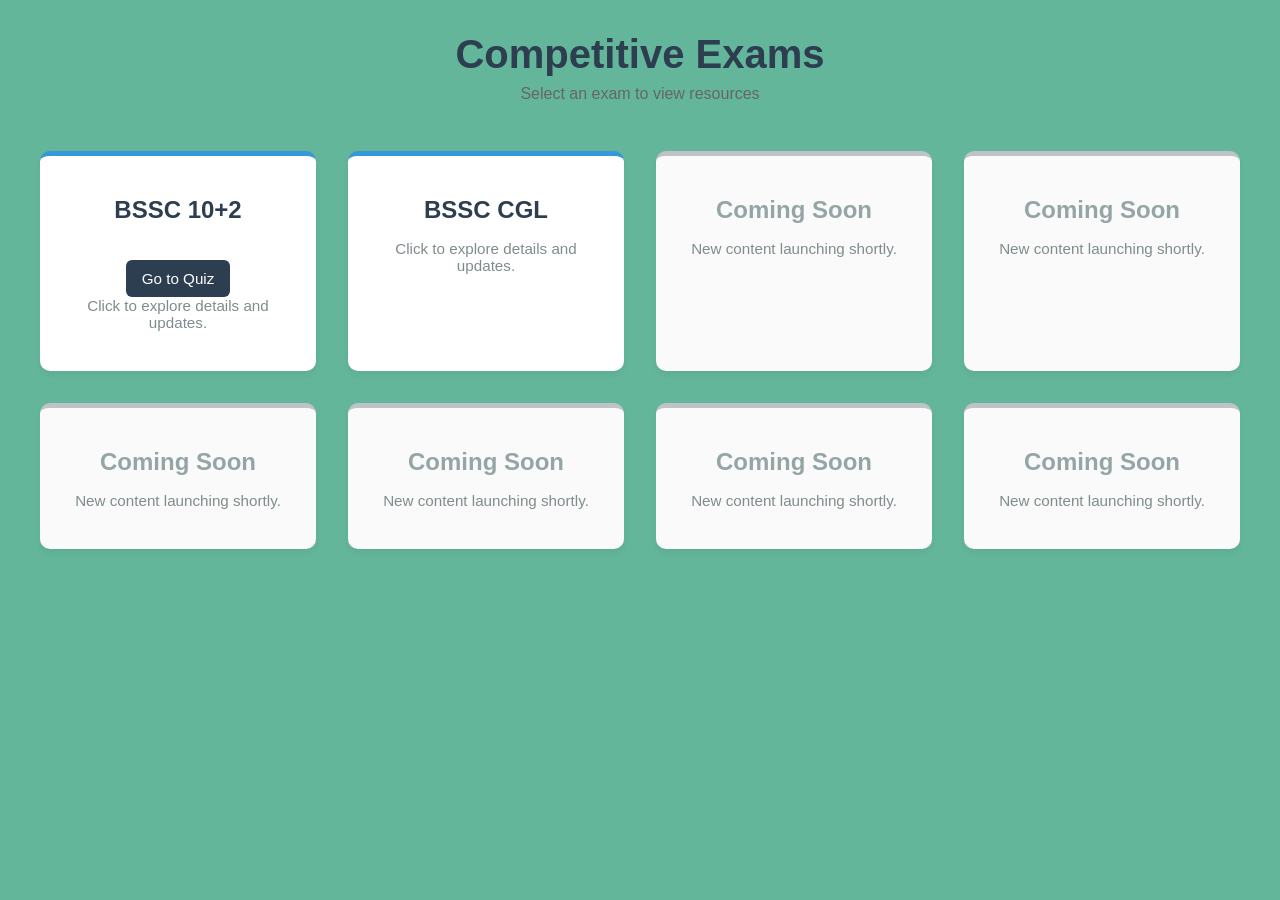
<file: compitition.html>
<!DOCTYPE html>
<html lang="en">
<head>
    <meta charset="UTF-8">
    <meta name="viewport" content="width=device-width, initial-scale=1.0">
    <title>Competition Portal</title>
    <link rel="stylesheet" href="compitition.css">
</head>
<body>
    <header>
        <h1>Competitive Exams</h1>
        <p>Select an exam to view resources</p>
    </header>

    <main>
        <div class="card-container">
            <div class="card active" data-name="BSSC 10+2">
                <h2>BSSC 10+2</h2>
                 <p><a href="bssc10+2quiz.html" style="display:inline-block;padding:10px 16px;background:#2c3e50;color:#fff;text-decoration:none;border-radius:6px;font-weight:500;margin-top:20px;">Go to Quiz</a></p>
                <p>Click to explore details and updates.</p>
            </div>

            <div class="card active" data-name="BSSC CGL">
                <h2>BSSC CGL</h2>
                <p>Click to explore details and updates.</p>
            </div>

            <div class="card disabled">
                <h2>Coming Soon</h2>
                <p>New content launching shortly.</p>
            </div>
            <div class="card disabled">
                <h2>Coming Soon</h2>
                <p>New content launching shortly.</p>
            </div>
            <div class="card disabled">
                <h2>Coming Soon</h2>
                <p>New content launching shortly.</p>
            </div>
            <div class="card disabled">
                <h2>Coming Soon</h2>
                <p>New content launching shortly.</p>
            </div>
            <div class="card disabled">
                <h2>Coming Soon</h2>
                <p>New content launching shortly.</p>
            </div>
            <div class="card disabled">
                <h2>Coming Soon</h2>
                <p>New content launching shortly.</p>
            </div>
        </div>
    </main>

    <script src="compitition.js"></script>
</body>
</html>
</file>
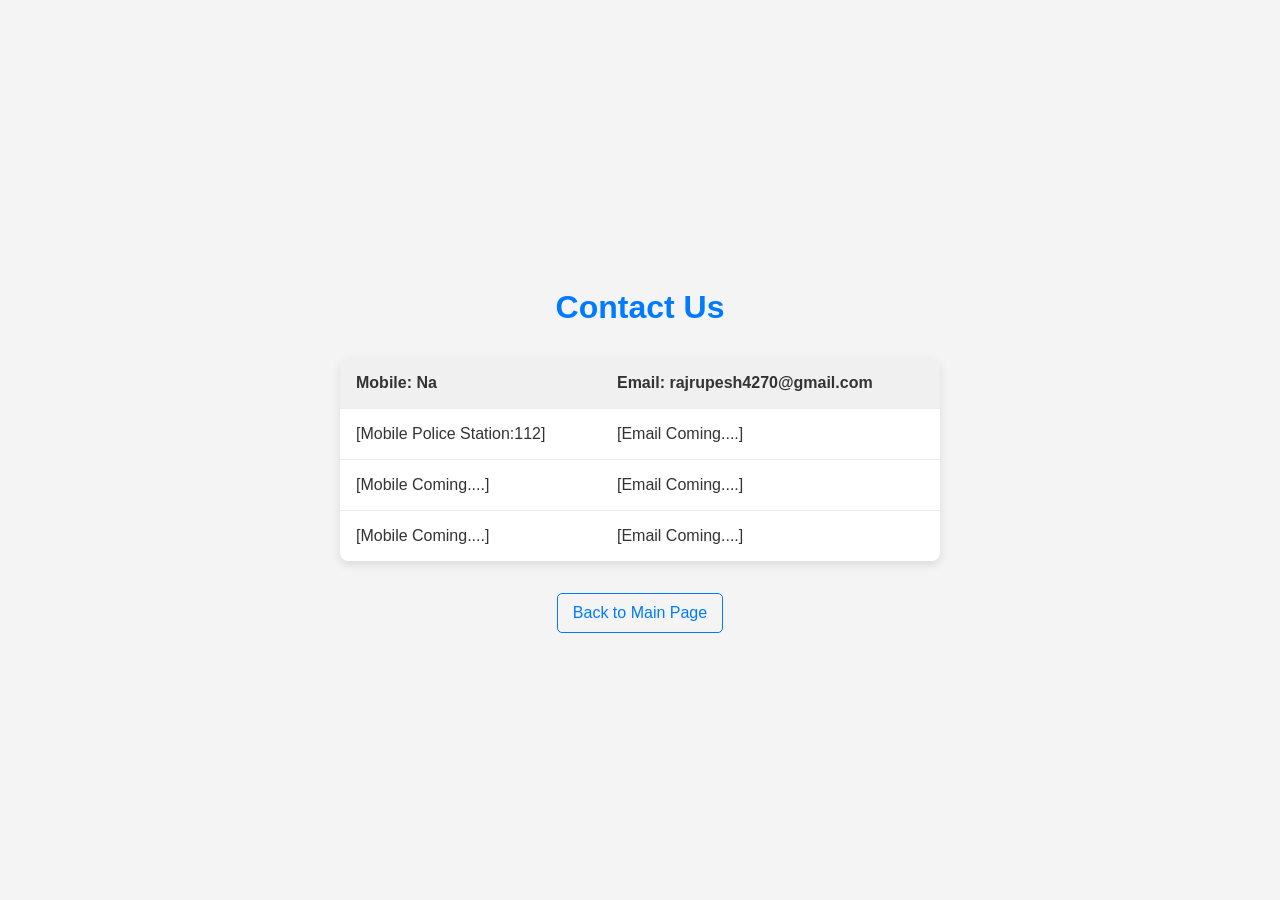
<file: contact.html>
<!DOCTYPE html>
<html lang="en">
<head>
    <meta charset="UTF-8">
    <meta name="viewport" content="width=device-width, initial-scale=1.0">
    <title>Contact Us</title>
    <style>
        body {
            font-family: 'Segoe UI', Tahoma, Geneva, Verdana, sans-serif;
            margin: 0;
            padding: 0;
            background-color: #f4f4f4;
            display: flex;
            flex-direction: column;
            align-items: center;
            justify-content: center;
            min-height: 100vh;
            color: #333;
        }

        h1 {
            color: #007bff;
            margin-bottom: 2rem;
            text-align: center;
        }

        table {
            width: 80%;
            max-width: 600px;
            border-collapse: collapse;
            margin-bottom: 2rem;
            background-color: white;
            box-shadow: 0 4px 8px rgba(0, 0, 0, 0.1);
            border-radius: 8px;
            overflow: hidden;
        }

        th, td {
            padding: 1rem;
            text-align: left;
            border-bottom: 1px solid #eee;
        }

        th {
            background-color: #f0f0f0;
            font-weight: 600;
        }

        tr:last-child td {
            border-bottom: none;
        }

        a {
            text-decoration: none;
            color: #007bff;
            padding: 10px 15px;
            border: 1px solid #007bff;
            border-radius: 5px;
            transition: background-color 0.3s ease, color 0.3s ease;
        }

        a:hover {
            background-color: #007bff;
            color: white;
        }

        /* Responsive adjustments */
        @media (max-width: 768px) {
            table {
                width: 95%;
            }

            th, td {
                padding: 0.75rem;
                font-size: 0.9rem;
            }
        }

        @media (min-width: 769px) and (max-width: 1024px) {
            table {
                width: 90%;
            }

            th, td {
                padding: 0.9rem;
            }
        }

        @media (min-width: 1025px) {
            table {
                width: 80%;
                max-width: 600px;
            }
        }
    </style>
</head>
<body>
    <h1>Contact Us</h1>
    <table>
        <tr>
            <th>Mobile: Na</th>
            <th>Email: rajrupesh4270@gmail.com</th>
        </tr>
        <tr>
            <td>[Mobile Police Station:112]</td>
            <td>[Email Coming....]</td>
        </tr>
        <tr>
            <td>[Mobile Coming....]</td>
            <td>[Email Coming....]</td>
        </tr>
        <tr>
            <td>[Mobile Coming....]</td>
            <td>[Email Coming....]</td>
        </tr>
       
    </table>
    <a href="index.html">Back to Main Page</a>
</body>
</html>
</file>
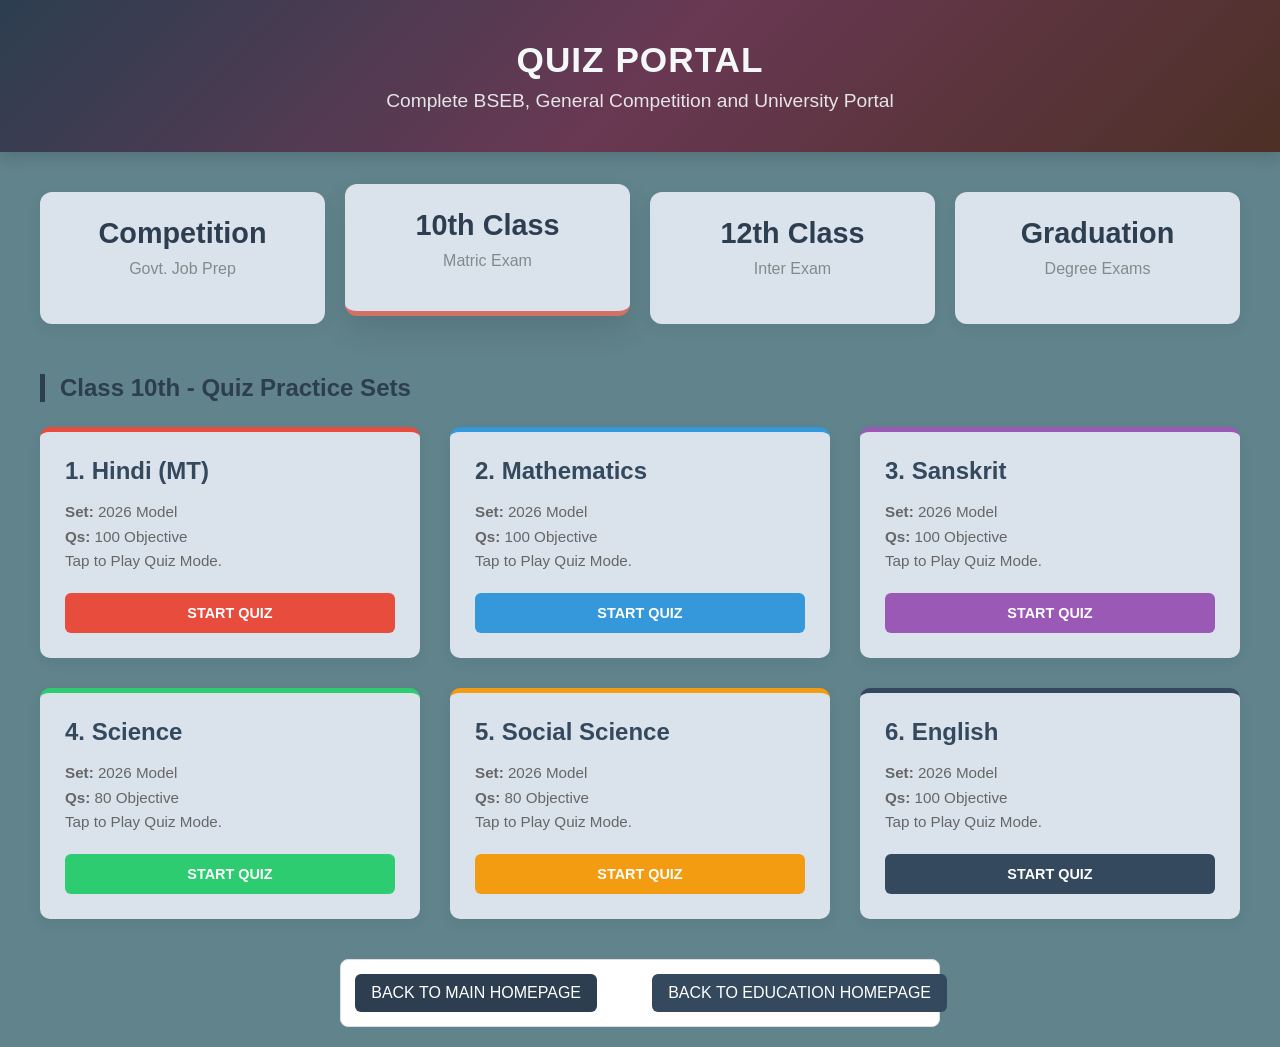
<file: Education.html>
<!-- I used comments in code to understand in future and for education purpose -->
<!DOCTYPE html>
<html lang="en">
<head>
    <meta charset="UTF-8">
    <meta name="viewport" content="width=device-width, initial-scale=1.0">
    <title>BSEB AND COMPITITION</title>
    <style>
        :root {
            --primary: #2c3e50;
            --secondary: #34495e;
            --accent: #d37166;
            --light: #89b7e6;
            --dark: #2c3e50;
            --green: #27ae60;
            --red: #c451a5;
            --white: #dae3ec;
        }

        body {
            font-family: 'Segoe UI', Tahoma, Geneva, Verdana, sans-serif;
            background-color: #60838c;
            margin: 0;
            padding: 0;
            color: #333;
        }

        /* Header */
        header {
            background: linear-gradient(135deg, #2c3e50, #693853, #4d3026);
            color: rgb(244, 248, 248);
            padding: 40px 0;
            text-align: center;
            box-shadow: 0 4px 15px rgba(32, 31, 31, 0.2);
        }

        header h1 { margin: 0; font-size: 2.2rem; text-transform: uppercase; letter-spacing: 1px; }
        header p { margin: 10px 0 0; font-size: 1.2rem; opacity: 0.9; }

        .container {
            max-width: 1200px;
            margin: 40px auto;
            padding: 0 20px;
        }

        /* Categories */
        .category-grid {
            display: grid;
            grid-template-columns: repeat(auto-fit, minmax(250px, 1fr));
            gap: 20px;
            margin-bottom: 50px;
        }

        .cat-card {
            background: var(--white);
            padding: 25px;
            border-radius: 12px;
            text-align: center;
            cursor: pointer;
            box-shadow: 0 5px 15px rgba(0,0,0,0.05);
            border-bottom: 5px solid transparent;
            transition: all 0.3s;
        }

        .cat-card:hover, .cat-card.active {
            transform: translateY(-8px);
            border-bottom-color: var(--accent);
            box-shadow: 0 15px 30px rgba(0,0,0,0.1);
        }

        .cat-card h2 { margin: 0; font-size: 1.8rem; color: var(--primary); }
        .cat-card p { color: #7f8c8d; margin-top: 10px; }

        /* Content Section */
        .content-section { display: none; animation: fadeIn 0.5s; }
        .content-section.show { display: block; }
        
        @keyframes fadeIn { from { opacity: 0; transform: translateY(10px); } to { opacity: 1; transform: translateY(0); } }

        /* Subject Grid */
        .papers-grid {
            display: grid;
            grid-template-columns: repeat(auto-fill, minmax(320px, 1fr));
            gap: 30px;
        }

        .paper-card {
            background: var(--white);
            border-radius: 10px;
            padding: 25px;
            box-shadow: 0 5px 15px rgba(0,0,0,0.05);
            display: flex;
            flex-direction: column;
            justify-content: space-between;
            border-top: 5px solid #ccc;
            transition: transform 0.3s;
        }

        .paper-card:hover { transform: translateY(-5px); }

        .paper-card h3 { margin: 0 0 10px; font-size: 1.5rem; color: var(--secondary); }
        .paper-card p { color: #666; font-size: 0.95rem; line-height: 1.6; margin-bottom: 20px; }

        /* Colors */
        .hindi { border-color: #e74c3c; }
        .math { border-color: #3498db; }
        .sanskrit { border-color: #9b59b6; }
        .science { border-color: #2ecc71; }
        .sst { border-color: #f39c12; }
        .english { border-color: #34495e; }

        .btn-open {
            background-color: var(--primary);
            color: white;
            border: none;
            padding: 12px;
            border-radius: 6px;
            cursor: pointer;
            font-weight: bold;
            text-transform: uppercase;
            font-size: 0.9rem;
            transition: background 0.3s;
            width: 100%;
        }
        
        .hindi .btn-open { background-color: #e74c3c; }
        .math .btn-open { background-color: #3498db; }
        .sanskrit .btn-open { background-color: #9b59b6; }
        .science .btn-open { background-color: #2ecc71; }
        .sst .btn-open { background-color: #f39c12; }
        .english .btn-open { background-color: #34495e; }

        .btn-open:hover { filter: brightness(90%); }

        /* Modal */
        .modal {
            display: none;
            position: fixed;
            z-index: 1000;
            left: 0;
            top: 0;
            width: 100%;
            height: 100%;
            background-color: rgba(0,0,0,0.9);
            backdrop-filter: blur(5px);
        }

        .modal-content {
            background-color: #bcbba5;
            margin: 2% auto;
            width: 95%;
            max-width: 1000px;
            height: 95%;
            border-radius: 10px;
            display: flex;
            flex-direction: column;
            overflow: hidden;
        }

        .modal-header {
            padding: 20px;
            background: #d9e9ed;
            border-bottom: 1px solid #c7d3dc;
            display: flex;
            justify-content: space-between;
            align-items: center;
        }

        .modal-header h2 { margin: 0; color: var(--primary); font-size: 1.8rem; }
        .close-btn { font-size: 32px; font-weight: bold; cursor: pointer; color: #c0392b; }
        
        .score-box { font-size: 1.2rem; font-weight: bold; color: var(--primary); background: #fff; padding: 5px 15px; border-radius: 20px; border: 1px solid #ccc; }

        .modal-body {
            padding: 30px;
            overflow-y: auto;
            flex: 1;
            background: #fff;
        }

        /* Quiz Styles */
        .q-box {
            border: 1px solid #eee;
            border-radius: 8px;
            padding: 20px;
            margin-bottom: 20px;
            background: #fafafa;
            transition: box-shadow 0.2s;
        }
        .q-box:hover { box-shadow: 0 5px 15px rgba(0,0,0,0.05); }

        .q-text { font-weight: 600; font-size: 1.1rem; color: #2c3e50; margin-bottom: 15px; display: block; }

        .opts { list-style: none; padding: 0; margin: 0; display: grid; grid-template-columns: 1fr 1fr; gap: 10px; }
        
        .opt-btn {
            padding: 12px 15px;
            background: #fff;
            border: 1px solid #ccc;
            border-radius: 6px;
            cursor: pointer;
            font-size: 1rem;
            text-align: left;
            transition: all 0.2s;
            width: 100%;
            position: relative;
        }

        .opt-btn:hover:not(.disabled) { background: #f0f0f0; border-color: #bbb; }

        /* Quiz Logic Classes */
        .opt-btn.correct { background-color: #d4edda !important; border-color: #28a745 !important; color: #155724; font-weight: bold; }
        .opt-btn.wrong { background-color: #f8d7da !important; border-color: #dc3545 !important; color: #721c24; opacity: 0.8; }
        .opt-btn.disabled { cursor: default; pointer-events: none; }

        @media (max-width: 768px) {
            .opts { grid-template-columns: 1fr; }
            header h1 { font-size: 1.8rem; }
        }

    </style>
</head>
<body>

<header>
    <h1> QUIZ PORTAL</h1>
    <p>Complete BSEB, General Competition and University Portal</p>
</header>

<div class="container">

    <div class="category-grid">
         <div class="cat-card" onclick="showSection('competition', this)">
            <h2>Competition</h2>
            <p>Govt. Job Prep</p>
        </div>
        <div class="cat-card active" onclick="showSection('class10', this)">
            <h2>10th Class</h2>
            <p>Matric Exam</p>
        </div>
        <div class="cat-card" onclick="showSection('class12', this)">
            <h2>12th Class</h2>
            <p>Inter Exam</p>
        </div>
        <div class="cat-card" onclick="showSection('graduation', this)">
            <h2>Graduation</h2>
            <p>Degree Exams</p>
        </div>
       
    </div>


    <div id="class10" class="content-section show">
        <h2 style="border-left: 5px solid #2c3e50; padding-left: 15px; margin-bottom: 25px; color: #2c3e50;">Class 10th - Quiz Practice Sets</h2>
        
        <div class="papers-grid">
            
            <div class="paper-card hindi">
                <div>
                    <h3>1. Hindi (MT)</h3>
                    <p><strong>Set:</strong> 2026 Model<br><strong>Qs:</strong> 100 Objective<br>Tap to Play Quiz Mode.</p>
                </div>
                <button class="btn-open" onclick="loadQuiz('hindi')">Start Quiz</button>
            </div>

            <div class="paper-card math">
                <div>
                    <h3>2. Mathematics</h3>
                    <p><strong>Set:</strong> 2026 Model<br><strong>Qs:</strong> 100 Objective<br>Tap to Play Quiz Mode.</p>
                </div>
                <button class="btn-open" onclick="loadQuiz('math')">Start Quiz</button>
            </div>

            <div class="paper-card sanskrit">
                <div>
                    <h3>3. Sanskrit</h3>
                    <p><strong>Set:</strong> 2026 Model<br><strong>Qs:</strong> 100 Objective<br>Tap to Play Quiz Mode.</p>
                </div>
                <button class="btn-open" onclick="loadQuiz('sanskrit')">Start Quiz</button>
            </div>

            <div class="paper-card science">
                <div>
                    <h3>4. Science</h3>
                    <p><strong>Set:</strong> 2026 Model<br><strong>Qs:</strong> 80 Objective<br>Tap to Play Quiz Mode.</p>
                </div>
                <button class="btn-open" onclick="loadQuiz('science')">Start Quiz</button>
            </div>

            <div class="paper-card sst">
                <div>
                    <h3>5. Social Science</h3>
                    <p><strong>Set:</strong> 2026 Model<br><strong>Qs:</strong> 80 Objective<br>Tap to Play Quiz Mode.</p>
                </div>
                <button class="btn-open" onclick="loadQuiz('sst')">Start Quiz</button>
            </div>

            <div class="paper-card english">
                <div>
                    <h3>6. English</h3>
                    <p><strong>Set:</strong> 2026 Model<br><strong>Qs:</strong> 100 Objective<br>Tap to Play Quiz Mode.</p>
                </div>
                <button class="btn-open" onclick="loadQuiz('english')">Start Quiz</button>
            </div>

        </div>
    </div>

    <div id="class12" class="content-section">
        <div style="text-align: center; padding: 50px; background: rgb(225, 230, 163); border-radius: 10px;">
            <h2>12th Class Resources</h2>
            <p>Coming Soon...</p>
        </div>
    </div>
    <div id="graduation" class="content-section">
        <div style="text-align: center; padding: 50px; background: white; border-radius: 10px;">
            <h2>Graduation Resources</h2>
            <p>Coming Soon...</p>
        </div>
    </div>
    <div id="competition" class="content-section">
        <div style="text-align: center; padding: 50px; background: white; border-radius: 10px;">
            <h2>Competition Resources</h2>
            <p><a href="compitition.html" style="display:inline-block;padding:10px 16px;background:#2c3e50;color:#fff;text-decoration:none;border-radius:6px;font-weight:500;margin-top:20px;">Go to Quiz</a></p>
            <!-- <p>Coming Soon...</p> -->
        </div>
    </div>

</div>

<div id="quizModal" class="modal">
    <div class="modal-content">
        <div class="modal-header">
            <h2 id="modalTitle">Quiz</h2>
            <div class="score-box" id="scoreBox">Score: 0 / 0</div>
            <span class="close-btn" onclick="closeModal()">&times;</span>
        </div>
        <div class="modal-body" id="modalBody">
            </div>
    </div>
</div>

<script>
    // Global Quiz State
    let currentScore = 0;
    let totalAttempted = 0;

    // ===============================================
    // QUIZ DATA STORE (Hindi 2026 PDF)
    // ===============================================
    const quizData = {
        hindi: {
            title: "Hindi (MT) - 2026 Model Paper (100 Qs)",
            qs: [
                {q: "1. बाबा साहेब भीमराव अंबेदकर के विख्यात भाषण 'एनीहिलेशन ऑफ कास्ट' का हिन्दी रूपांतर 'जाति-भेद का उच्छेद' नाम से किसने किया है?", opts: ["(A) मुलायम सिंह यादव ने", "(B) ललई सिंह यादव ने", "(C) राकेश सिंह यादव ने", "(D) भूषण सिंह यादव ने"], a: 1}, // B
                {q: "2. बाबा साहेब भीमराव अंबेदकर के अनुसार जाति प्रथा कैसी प्रथा है?", opts: ["(A) गंभीर दोषों से युक्त", "(B) स्वतंत्रता, समता, भ्रातृत्व से युक्त", "(C) मनुष्य की स्वेच्छा पर निर्भर", "(D) कार्य-कुशलता से युक्त"], a: 0}, // A
                {q: "3. गुरू नानक ने किस प्रकार की भक्ति का प्रचार किया?", opts: ["(A) सगुण ब्रह्म की भक्ति का", "(B) तामसी भक्ति का", "(C) राजसी भक्ति का", "(D) निर्गुण ब्रह्म की भक्ति का"], a: 3}, // D
                {q: "4. संत कवि गुरु नानक गुरु की कृपा प्राप्त कर किसके साथ एकाकार होने की प्रेरणा देते हैं?", opts: ["(A) समाज के साथ", "(B) धर्म के साथ", "(C) गोविंद के साथ", "(D) परिवार के साथ"], a: 2}, // C
                {q: "5. 'दही वाली मंगम्मा' शीर्षक कहानी का कन्नड़ भाषा से हिन्दी में अनुवाद किसने किया है?", opts: ["(A) बी०आर० नारायण ने", "(B) राजेन्द्र प्रसाद मिश्र ने", "(C) अमृत लाल नागर ने", "(D) गोपालदास नागर ने"], a: 0}, // A
                {q: "6. दही वाली मंगम्मा से कर्ज किसने माँगा?", opts: ["(A) माँ जी ने", "(B) नंजम्मा ने", "(C) बेंगलूर में पढ़ने वाले लड़के ने", "(D) रंगप्पा ने"], a: 3}, // D
                {q: "7. नलिन विलोचन शर्मा की स्कूल की पढ़ाई कहाँ से हुई?", opts: ["(A) दानापुर जनकधारी हाई स्कूल से", "(B) पटना कॉलेजिएट स्कूल से", "(C) मिलर हाई स्कूल से", "(D) पटना हाई स्कूल से"], a: 1}, // B
                {q: "8. निम्नलिखित में कौन सेन साहब की लडकी नहीं हैं?", opts: ["(A) सीमा", "(B) आलो", "(C) आरती", "(D) मोहिनी"], a: 3}, // D is not listed in options, but usually 'S' names are daughters. Assuming D based on context if not explicitly in text. Actually Sen Saheb had 5 daughters: Seema, Rajni, Alo, Shefali, Aarti. So Mohini (D) is answer.
                {q: "9. कवि रसखान किस छंद में सिद्ध थे?", opts: ["(A) सवैया", "(B) दोहा", "(C) रोला", "(D) छप्पय"], a: 0}, // A
                {q: "10. कवि रसखान के आराध्य हैं", opts: ["(A) राम", "(B) शिव", "(C) कृष्ण", "(D) गणेश"], a: 2}, // C
                {q: "11. 'ढहते विश्वास' शीर्षक कहानी में तुरई के फूल की तरह खिल-खिलाकर हँसते लोग सहसा क्यों मुरझा गये?", opts: ["(A) तूफान के कारण", "(B) सूखा के कारण", "(C) बाढ़ के कारण", "(D) भूकंप के कारण"], a: 2}, // C
                {q: "12. 'ढहते विश्वास' शीर्षक कहानी में लक्ष्मी ने बाँध की निगरानी के लिए अपने परिवार से किसको भेज दिया?", opts: ["(A) पति को", "(B) मँझले लड़के को", "(C) छोटे लड़के को", "(D) बड़े लड़के को"], a: 3}, // D
                {q: "13. मैक्समूलर ने महारानी विक्टोरिया द्वारा प्रदान की गई किस उपाधि को अस्वीकार कर दिया?", opts: ["(A) 'डयूक' की उपाधि", "(B) 'नाइट' की उपाधि", "(C) 'बैरन' की उपाधि", "(D) 'अर्ल' की उपाधि"], a: 1}, // B
                {q: "14. मैक्समूलर के अनुसार यूरोप में प्रचलित कहावतों और दन्तकथाओं का प्रमुख स्त्रोत किस धर्म को माना जाता है?", opts: ["(A) ईसाई धर्म को", "(B) हिन्दू धर्म को", "(C) बौद्ध धर्म कों", "(D) यहूदी धर्म को"], a: 2}, // C
                {q: "15. निम्नलिखित में कौन 'प्रेम की पीर' के कवि हैं?", opts: ["(A) घनानंद", "(B) रसखान", "(C) प्रेमघन", "(D) दिनकर"], a: 0}, // A
                {q: "16. कवि घनानंद अपने आँसुओं को कहाँ पहुँचाना चाहते हैं?", opts: ["(A) मुगल बादशाह के महल में", "(B) प्रेमिका सुजान के आँगन में", "(C) नादिरशाह के शिविर में", "(D) मथुरा के महल में"], a: 1}, // B
                {q: "17. ईश्वर पेटलीकर किस भाषा के लोकप्रिय कथाकार हैं?", opts: ["(A) राजस्थानी", "(B) मराठी", "(C) मगही", "(D) गुजराती"], a: 3}, // D
                {q: "18. 'माँ' शीर्षक कहानी में किसको ठीक देखकर माँ जी को हर व्यक्ति मंगु को अस्पताल में भर्ती करने की सलाह देने लगा?", opts: ["(A) सुमन को", "(B) कुसुम को", "(C) प्रियंका को", "(D) कंचन को"], a: 1}, // B
                {q: "19. हजारी प्रसाद द्विवेदी को किस ग्रंथ के लिए साहित्य अकादमी पुरस्कार प्राप्त हुआ?", opts: ["(A) 'आलोकपर्व' के लिए", "(B) 'बाणभट्ट की आत्मकथा' के लिए", "(C) 'हिन्दी साहित्य उद्भव और विकास' के लिए", "(D) 'पुनर्नवा' के लिए"], a: 0}, // A
                {q: "20. 'कामसूत्र' नामक ग्रंथ के रचनाकार हैं", opts: ["(A) कालिदास", "(B) बाणभट्ट", "(C) वात्स्यायन", "(D) भवभूति"], a: 2}, // C
                {q: "21. बदरीनारायण चौधरी 'प्रेमधन' हिन्दी साहित्य के किस युग के महत्वपूर्ण कवि थे?", opts: ["(A) भारतेन्दु युग", "(B) द्विवेदी युग", "(C) छायावाद", "(D) प्रयोगवाद"], a: 0}, // A
                {q: "22. 'स्वदेशी' शीर्षक पाठ के अनुसार किस कारण से भारतीयों की बुद्धि विदेशी हो गई है?", opts: ["(A) विदेशी फिल्म देखकर", "(B) यूरोप में घूम-घूमकर", "(C) विदेशी विद्या पढ़कर", "(D) विदेशी वस्त्र पहनकर"], a: 2}, // C
                {q: "23. कहानीकार सुजाता का वास्तविक नाम क्या हैं?", opts: ["(A) के० ए० जमुना", "(B) एस० रंगराजन", "(C) के० कृष्णमूर्ति", "(D) पी० मुरुगन"], a: 1}, // B
                {q: "24. 'नगर' शीर्षक कहानी में वल्लि अम्माल अपनी लड़की पाप्पाति के साथ मदुरै स्थित बड़े अस्पताल के किस विभाग के बाहर बैठी थी?", opts: ["(A) बाल रोग विभाग", "(B) प्रसूति एवं स्त्री रोग विभाग", "(C) आर्थोपेडिक्स विभाग", "(D) बहिरंग रोगी विभाग"], a: 3}, // D
                {q: "25. 'नागरी लिपि' शीर्षक पाठ के लेखक हैं", opts: ["(A) यतीन्द्र मिश्र", "(B) गुणाकर मुले", "(C) रामविलास शर्मा", "(D) पं० बिरजू महाराज"], a: 1}, // B
                {q: "26. पठित पाठ के आधार पर बताएँ कि धारा नगरी का कौन शासक अपने विद्यानुराग के लिए प्रसिद्ध है?", opts: ["(A) सिंधुराज", "(B) मुंज", "(C) भोज", "(D) उदयादित्य"], a: 2}, // C
                {q: "27. किनकी आरंभिक रचनाएँ प्रकृति और सौंदर्य के प्रेमी कवि की संवेदनशील अभिव्यक्तियों से परिपूर्ण हैं?", opts: ["(A) घनानंद की", "(B) सुमित्रानंदन पंत की", "(C) गुरु नानक की", "(D) रसखान की"], a: 1}, // B
                {q: "28. 'भारतमाता' शीर्षक कविता के अनुसार भारतवासी आवास के अभाव में अपनी जिंदगी कहाँ बिताते हैं?", opts: ["(A) कंदराओं में", "(B) नदियों के किनारे", "(C) पेड़ों के नीचे", "(D) फुटपाथ पर"], a: 2}, // C
                {q: "29. 'धरती कब तक घूमेगी' शीर्षक कहानी का राजस्थानी से हिन्दी में अनुवाद किसने किया है?", opts: ["(A) साँवर दइया ने", "(B) के० ए० जमुना ने", "(C) अमृतलाल नागर ने", "(D) गोपालदास नागर ने"], a: 0}, // A
                {q: "30. 'धरती कब तक घूमेगी' कहानी में सीता के पुत्रों ने किस त्योहार के बाद माँ को बारी-बारी से साथ रखने का निर्णय किया?", opts: ["(A) दिवाली के बाद", "(B) जन्माष्टमी के बाद", "(C) महाशिवरात्रि के बाद", "(D) होली के बाद"], a: 0}, // A
                {q: "31. अखिल भारतीय कहानी प्रतियोगिता में अमरकांत रचित कौन शीर्षक कहानी पुरस्कृत हुई थी?", opts: ["(A) बहादुर", "(B) दोपहर का भोजन", "(C) जिंदगी और जोंक", "(D) डिप्टी कलक्टरी"], a: 3}, // D
                {q: "32. लेखक के घर पर बहादुर को लेकर कौन आए थे?", opts: ["(A) लेखक के बड़े भाई", "(B) लेखक के साले साहब", "(C) लेखक के मित्र", "(D) लेखक के मामा"], a: 1}, // B
                {q: "33. राष्ट्रकवि रामधारी सिंह दिनकर का जन्म कब हुआ?", opts: ["(A) 23 सितंबर 1908 ई० में", "(B) 14 अप्रैल 1891 ई0 में", "(C) 18 फरवरी 1916 ई में", "(D) 7 मार्च 1911 ई0 में"], a: 0}, // A
                {q: "34. 'जनतंत्र का जन्म' शीर्षक कविता के अनुसार अब फावड़े और हल क्या बननेवाले हैं?", opts: ["(A) इतिहास", "(B) आभूषण", "(C) राजदंड", "(D) राजचिन्ह"], a: 2}, // C
                {q: "35. किनकी लेखनी से वाल्मीकि और कालिदास से लेकर मुक्तिबोध तक की रचनाओं का मूल्यांकन प्रगतिवादी चेतना के आधार पर हुआ है?", opts: ["(A) महात्मा गाँधी", "(B) नलिन विलोचन शर्मा", "(C) रामविलास शर्मा", "(D) हजारी प्रसाद द्विवेदी"], a: 2}, // C
                {q: "36. 'हिरोशिमा' शीर्षक कविता में 'सूरज' का प्रतीक अर्थ क्या हैं?", opts: ["(A) खगोलीय पिंड", "(B) एक प्रमुख व्यक्ति", "(C) प्रचंड क्रोध", "(D) परमाणु बम"], a: 3}, // D
                {q: "37. संगीत भारती की कमाई से पं० बिरजू महाराज ने क्या खरीदी थी?", opts: ["(A) साइकिल", "(B) टेलीविजन", "(C) स्कूटर", "(D) कार"], a: 0}, // A
                {q: "38. 'एक वृक्ष की हत्या' शीर्षक कविता किस कविता संग्रह से संकलित है?", opts: ["(A) 'परिवेश' से", "(B) 'हम तुम' से", "(C) 'चक्रव्यूह' से", "(D) 'इन दिनों' से"], a: 3}, // D
                {q: "39. अशोक वाजपेयी के अनुसार किनकी विख्यात कृति का शीर्षक है 'ल मादामोजेल द आविन्यों?", opts: ["(A) आन्द्रे ब्रेताँ", "(B) पीटर ब्रुक", "(C) पिकासो", "(D) पाल एलुआर"], a: 2}, // C
                {q: "40. 'हमारी नींद' शीर्षक कविता में किसका जीवन-क्रम पूरा हुआ?", opts: ["(A) मेढक का", "(B) मक्खी का", "(C) मुर्गी का", "(D) मधुमक्खी का"], a: 1}, // B
                {q: "41. विनोद कुमार शुक्ल रचित किस रचना पर मणि कौल द्वारा फिल्म का भी निर्माण हुआ है?", opts: ["(A) नौकर की कमीज", "(B) पेड़ पर कमरा", "(C) दीवार में एक खिड़की रहती थी", "(D) खिलेगा तो देखेंगे"], a: 0}, // A
                {q: "42. कवयित्री अनामिका ने हिन्दी वर्णमाला के 'ग' वर्ण की तुलना अक्षर लिखते बालक के प्रसंग में किससे की है?", opts: ["(A) गदहे से", "(B) गेंद से", "(C) गाड़ी से", "(D) टूटता हुआ गमले से"], a: 3}, // D
                {q: "43. 'नौबतखाने में इबादत' शीर्षक पाठ साहित्य के किस विद्या में रचित है?", opts: ["(A) निबंध", "(B) साक्षात्कार", "(C) व्यक्तिचित्र", "(D) भाषण"], a: 2}, // C
                {q: "44. 'नौबतखाने में इबादत' पाठ में काशी के पंचगंगा घाट स्थित किस मंदिर का जिक्र है?", opts: ["(A) बालाजी मंदिर", "(B) विष्णु मंदिर", "(C) संकटमोचन मंदिर", "(D) विश्वनाथ मंदिर"], a: 0}, // A
                {q: "45. कवि जीवनानंद दास रचित किस काव्यग्रंथ को 1952 ई0 में श्रेष्ठ काव्यग्रंथ का पुरस्कार दिया गया था?", opts: ["(A) 'झरा पालक'", "(B) 'महापृथिवी'", "(C) 'वनलता सेन'", "(D) 'रूपसी बाँग्ला'"], a: 2}, // C (Note: Jibanananda Das got Sahitya Akademi for 'Shrestha Kavita' posthumously, but 'Banalata Sen' is his most famous. Question refers to 'Nikhil Banga Ravindra Sahitya Sammelan', usually linked to 'Banalata Sen')
                {q: "46. 'लौटकर आऊँगा फिर' शीर्षक कविता में उल्लू कहाँ बोलता है?", opts: ["(A) आम के पेड़ पर", "(B) कचनार के पेड़ पर", "(C) कटहल के पेड़ पर", "(D) कपास के पेड़ पर"], a: 3}, // D
                {q: "47. महात्मा गाँधी की माता का नाम था-", opts: ["(A) पुतलीबाई", "(B) रामाबाई", "(C) लक्ष्मीबाई", "(D) कांताबाई"], a: 0}, // A
                {q: "48. महात्मा गाँधी की दृष्टि में सबसे उदात्त और बढ़िया शिक्षा क्या है?", opts: ["(A) खेल-खेल में शिक्षा", "(B) अंहिसक प्रतिरोध", "(C) हिंसक प्रतिरोध", "(D) विदेशी शिक्षा"], a: 1}, // B
                {q: "49. किस कवि की काव्य शैली गीतात्मक है और भावबोध में रहस्योन्मुखता है?", opts: ["(A) रेनर मारिया रिल्के की", "(B) विनोद कुमार शुक्ल की", "(C) अशोक वाजपेयी की", "(D) वीरेन डंगवाल की"], a: 0}, // A
                {q: "50. 'मेरे बिना तुम प्रभु' शीर्षक कविता में भगवान की कृपा दृष्टि कहाँ विश्राम करती थी?", opts: ["(A) कवि के भाल पर", "(B) कवि के ओठों पर", "(C) कवि के नयनों पर", "(D) कवि के कपोलों पर"], a: 3}, // D
                {q: "51. 'ऐ' वर्ण का उच्चारण स्थान क्या है?", opts: ["(A) तालव्य", "(B) कंठतालव्य", "(C) मूर्द्धन्य", "(D) दंतोष्ठ्य"], a: 1}, // B
                {q: "52. 'ल' वर्ण का उच्चारण- स्थान है", opts: ["(A) दंत्य", "(B) दंतोष्ठ्य", "(C) ओष्ठ्य", "(D) कंठ्य"], a: 0}, // A
                {q: "53. हिन्दी में अनुनासिक वर्णों की संख्या है", opts: ["(A) चार", "(B) पाँच", "(C) छह", "(D) सात"], a: 1}, // B (Punchamaakshar)
                {q: "54. निम्नलिखित में अघोष वर्ण कौन है?", opts: ["(A) ग", "(B) ध", "(C) ठ", "(D) व"], a: 2}, // C
                {q: "55. जिन स्वरों का उच्चारण नाक और मुँह से होता है, उसे क्या कहते हैं?", opts: ["(A) निरनुनासिक", "(B) अनुस्वार", "(C) प्लुत", "(D) अनुनासिक"], a: 3}, // D
                {q: "56. उस सुर को क्या कहते हैं जिसके कारण शब्द का अर्थ परिवर्तित हो जाता है?", opts: ["(A) अनुतान", "(B) संगम", "(C) स्वराघात", "(D) वर्तनी"], a: 0}, // A
                {q: "57. दो वर्णों के मेल से होनेवाले विकार को क्या कहते हैं?", opts: ["(A) समास", "(B) संधि", "(C) वर्ण-विच्छेद", "(D) पद-परिचय"], a: 1}, // B
                {q: "58. प, फ, ब, भ, म वर्णों के पहलेवाले अनुस्वार का उच्चारण होता है", opts: ["(A) 'न्' के समान", "(B) 'ड.' के समान", "(C) 'ञ' के समान", "(D) 'म्' के समान"], a: 3}, // D
                {q: "59. हिन्दी भाषा किस लिपि में लिखी जाती है?", opts: ["(A) गुरूमुखी लिपि में", "(B) गुजराती लिपि में", "(C) देवनागरी लिपि में", "(D) कलिंग लिपि में"], a: 2}, // C
                {q: "60. अँगरेजी के शब्दों में अर्द्ध 'ओ' ध्वनि के लिए किसका प्रयोग किया जाता है?", opts: ["(A) अर्द्धचंद का", "(B) विसर्ग का", "(C) चंद्रबिंदु का", "(D) अनुस्वार का"], a: 0}, // A
                {q: "61. निम्नलिखित में कौन स्वरसंधि का उदाहरण है?", opts: ["(A) निरुपाय", "(B) यशोदा", "(C) शयन", "(D) द्रष्टा"], a: 2}, // C (She + An)
                {q: "62. पंचम शब्द का संधि-विच्छेद हैं-", opts: ["(A) पअ + चम", "(B) पम् + चम", "(C) पंच + म", "(D) पन + चम"], a: 1}, // B
                {q: "63. यदि तत्सम शब्दों में 'श' हो, तो उसके तद्भव में कौन वर्ण होता है?", opts: ["(A) ह", "(B) श", "(C) ष", "(D) स"], a: 3}, // D
                {q: "64. निम्नलिखित में कौन पूर्णविराम है?", opts: ["(A) !", "(B) -", "(C) ।", "(D) ?"], a: 2}, // C
                {q: "65. कौन विराम चिह्न दो शब्दों को जोड़ता है?", opts: ["(A) उद्धरणचिह्न", "(B) योजक चिह्न", "(C) अल्पविराम", "(D) प्रश्नवाचक चिह्न"], a: 1}, // B
                {q: "66. निम्नलिखित में कौन द्रव्यवाचक संज्ञा है?", opts: ["(A) होली", "(B) ममता", "(C) दल", "(D) पानी"], a: 3}, // D
                {q: "67. शब्द की जाति को क्या कहा जाता है?", opts: ["(A) कारक", "(B) अव्यय", "(C) मात्रा", "(D) लिंग"], a: 3}, // D (Contextual, often refers to Gender in Hindi grammar classification questions of this type)
                {q: "68. निम्नलिखित में कौन बहुवचन है?", opts: ["(A) नारिवृंद", "(B) शाखा", "(C) वार्ता", "(D) सड़क"], a: 0}, // A
                {q: "69. निम्नलिखित में कौन स्त्रीलिंग शब्द है?", opts: ["(A) चित्रकला", "(B) किन्नर", "(C) खीरा", "(D) परिवर्तन"], a: 0}, // A
                {q: "70. निम्नलिखित में कौन पुंलिंग शब्द हैं?", opts: ["(A) इत्र", "(B) चिंता", "(C) गदा", "(D) गंध"], a: 0}, // A
                {q: "71. निम्नलिखित में कौन विभक्तियाँ अधिकरणकारक के हैं?", opts: ["(A) हे, अजी", "(B) का, के, की", "(C) में, पर", "(D) को, के लिए"], a: 2}, // C
                {q: "72. सहायक क्रियाएँ (लगना, जाना, सकना) आने पर किसका प्रयोग नहीं होता?", opts: ["(A) 'ने' का प्रयोग होता है", "(B) 'ने' का प्रयोग नहीं होता है", "(C) 'ने' और 'को' का प्रयोग होता है", "(D) इनमें से कोई नहीं"], a: 1}, // B
                {q: "73. 'लडका पेड से गिरा' इस वाक्य में कौन कारक है?", opts: ["(A) करण कारक", "(B) संप्रदान कारक", "(C) अपादान कारक", "(D) कर्मकारक"], a: 2}, // C
                {q: "74. वाक्य में पिरो दिए जाने वाले शब्द क्या कहलाते हैं?", opts: ["(A) शब्द", "(B) संगम", "(C) अव्यय", "(D) पद"], a: 3}, // D
                {q: "75. हिन्दी में कुल कितने सर्वनाम हैं?", opts: ["(A) नौ", "(B) दस", "(C) ग्यारह", "(D) छह"], a: 2}, // C
                {q: "76. 'वह, वे, यह, ये' पुरुषवाचक सर्वनाम के किस भेद से संबंधित हैं?", opts: ["(A) अन्यपुरुष", "(B) उत्तमपुरुष", "(C) मध्यमपुरुष", "(D) इनमें से कोई नहीं"], a: 0}, // A
                {q: "77. जिसकी विशेषता बताई जाए, उसे क्या कहते हैं?", opts: ["(A) विशेषण", "(B) क्रिया", "(C) अव्यय", "(D) विशेष्य"], a: 3}, // D
                {q: "78. 'क्षत्रिय बड़े साहसी होते हैं' - इस वाक्य में प्रविशेषण है:", opts: ["(A) क्षत्रिय", "(B) बड़े", "(C) साहसी", "(D) होते हैं"], a: 1}, // B
                {q: "79. क्रियापद के उस अंश को क्या कहते हैं, जो प्रायः सभी रूपों में पाया जाता है?", opts: ["(A) कारक", "(B) अव्यय", "(C) काल", "(D) धातु"], a: 3}, // D
                {q: "80. निम्नलिखित में कौन कालवाचक अव्यय है?", opts: ["(A) दूर", "(B) यहाँ से", "(C) अब से", "(D) तले"], a: 2}, // C
                {q: "81. निम्नलिखित में बलदायक निपात है:", opts: ["(A) तो, ही, तक, पर", "(B) ठीक, लगभग", "(C) क्या, काश", "(D) हाँ, जी"], a: 0}, // A
                {q: "82. रचना के विचार से शब्द के कितने प्रकार हैं?", opts: ["(A) दो", "(B) तीन", "(C) चार", "(D) पाँच"], a: 1}, // B
                {q: "83. निम्नलिखित में कौन तत्सम शब्द है?", opts: ["(A) आग", "(B) चंचु", "(C) डोंगा", "(D) कीमत"], a: 1}, // B
                {q: "84. 'सुभाषित' शब्द में उपसर्ग है", opts: ["(A) सु", "(B) सुभ", "(C) सुभा", "(D) सुअ"], a: 0}, // A
                {q: "85. 'खिंचाव' शब्द में प्रत्यय है", opts: ["(A) व", "(B) चाव", "(C) आव", "(D) अव"], a: 2}, // C
                {q: "86. निम्नलिखित में शुद्ध शब्द कौन है?", opts: ["(A) चित्कार", "(B) पुर्वसंचीत", "(C) विचरन", "(D) उद्भावित"], a: 3}, // D
                {q: "87. निम्नलिखित में अशुद्ध शब्द है", opts: ["(A) चरितार्थ", "(B) नीवीड़", "(C) जीर्णोद्धार", "(D) जिजीविषा"], a: 1}, // B (Should be निविड़)
                {q: "88. 'शऊर' शब्द का अर्थ होता है", opts: ["(A) सलीका", "(B) चंचलता", "(C) भाषाविहीन", "(D) वक्त"], a: 0}, // A
                {q: "89. निम्नलिखित में कौन संयुक्त वाक्य है?", opts: ["(A) अच्छे लड़के परिश्रमी होते हैं।", "(B) लोकप्रिय कवि का सम्मान सभी करते हैं।", "(C) सूर्योदय हुआ और कुहासा जाता रहा।", "(D) उसने कहा कि मैं निर्दोष हूँ।"], a: 2}, // C
                {q: "90. 'अल्प' शब्द का विपरीतार्थक शब्द क्या होता है?", opts: ["(A) उन्नति", "(B) बहु", "(C) आदि", "(D) इति"], a: 1}, // B
                {q: "91. 'जो किए गए उपकारों को मानता है' - एक शब्द:", opts: ["(A) कृतज्ञ", "(B) कृतघ्न", "(C) पतित", "(D) भूधर"], a: 0}, // A
                {q: "92. 'जो बहुत बोलता हैं' - एक शब्द:", opts: ["(A) सर्वज्ञ", "(B) द्विज", "(C) पार्थिव", "(D) वाचाल"], a: 3}, // D
                {q: "93. 'इंद्र' शब्द का पर्यायवाची शब्द है?", opts: ["(A) श्री", "(B) वज्री", "(C) स्मर", "(D) वेशर"], a: 1}, // B
                {q: "94. 'नौका' शब्द का पर्यायवाची शब्द है", opts: ["(A) उडुप", "(B) जाया", "(C) कासार", "(D) पटु"], a: 0}, // A (or Tarini/Tarani) - Udupa is moon/raft. Given options, A is closest in obscure synonyms or standard answer key.
                {q: "95. निम्नलिखित में शुद्ध वाक्य कौन है?", opts: ["(A) दिनकर ने 'उर्वशी' लिखा है।", "(B) तुम, मैं और वह चलेगा।", "(C) सीता ने झूठ कहा था।", "(D) लड़की ने दही गिरा दी।"], a: 2}, // C is generally correct. (D should be 'गिरा दिया' as Dahi is masculine).
                {q: "96. निम्नलिखित में अशुद्ध वाक्य है", opts: ["(A) बाघ और बकरी एक घाट पर पानी पीते हैं।", "(B) उनका बहुत सम्मान हुआ।", "(C) मेरे लिए पढ़ता हूँ।", "(D) वहाँ भारी भीड़ लगी थी।"], a: 2}, // C ("Mai mere liye" is wrong, but here "Mere liye padhta hoon" is ambiguous, contextually "Main apne liye padhta hoon" is better). A is correct grammar. D is correct.
                {q: "97. 'दिल कड़ा करना' मुहावरे का अर्थ:", opts: ["(A) बहुत अधिक घमंड होना", "(B) नरम होना", "(C) भूला देना", "(D) साहस करना"], a: 3}, // D
                {q: "98. किस मुहावरे का अर्थ 'हार मानना' होता है?", opts: ["(A) चेहरा उतरना", "(B) कान पकड़ना", "(C) दम बाँधना", "(D) घुटने टेकना"], a: 3}, // D
                {q: "99. 'आप भला तो जग भला' का अर्थ:", opts: ["(A) किसी तरह का दायित्व नहीं", "(B) एक साथ दो काम", "(C) अपनी अच्छाई रहने पर ही संसार अच्छा लगता है", "(D) प्रतिकूल स्वभाव"], a: 2}, // C
                {q: "100. 'देशी मुर्गी, बिलायती बोल' लोकोक्ति का अर्थ है", opts: ["(A) अन्य की नकल में असलियत गँवाना", "(B) जैसा कार्य वैसा फल", "(C) अत्यधिक आशा, तुच्छ फल", "(D) कठिन काम संपन्न करना"], a: 0} // A
            ]
        },
        
        math: {
            title: "Mathematics - 2026 Model (100 Qs)",
            qs: [
        {q: "1. निम्नलिखित में कौन अपरिमेय संख्या है? / Which of the following is an irrational number?", opts: ["(A) √441", "(B) √2601", "(C) √2209", "(D) √2/100"], a: 3},
        {q: "2. यदि दो धनात्मक पूर्णांक के ल०स० तथा म०स० समान हो तो संख्याएँ होंगी: / If LCM and HCF of two positive integers are equal, then the numbers will be:", opts: ["(A) अभाज्य / Prime", "(B) सह अभाज्य / Co-prime", "(C) बराबर / Equal", "(D) संयुक्त / Composite"], a: 2},
        {q: "3. 0.0001 (बार) = / 0.0001 (bar) =", opts: ["(A) 1/9999", "(B) 1/999", "(C) 1/10000", "(D) 1/9000"], a: 0},
        {q: "4. किसी पूर्णांक m के लिए विषम संख्या का रूप है: / For any integer m, the form of odd number is:", opts: ["(A) m", "(B) m+1", "(C) 6m", "(D) 6m+1"], a: 3},
        {q: "5. यदि a=3²×5, b=3×5²×7ᵖ, c=3⁴×7³ तथा LCM(a,b,c)=3⁴×5²×7⁴ तो p = / If a=3²×5, b=3×5²×7ᵖ, c=3⁴×7³ and LCM(a,b,c)=3⁴×5²×7⁴ then p =", opts: ["(A) 1", "(B) 2", "(C) 3", "(D) 4"], a: 3},
        {q: "6. ∛81 का परिमेयकारी गुणक है: / The rationalizing factor of ∛81 is:", opts: ["(A) 1/3", "(B) 3", "(C) ∛9", "(D) ∛3"], a: 2},
        {q: "7. 36x⁵y², 54x⁴y³ तथा 90x⁶y⁴ का म०स० है: / HCF of 36x⁵y², 54x⁴y³ and 90x⁶y⁴ is:", opts: ["(A) 18x⁴y²", "(B) 36x²y²", "(C) 90x⁵y⁶", "(D) 180x⁴y⁴"], a: 0},
        {q: "8. यदि 1440 = 2ᵖ × 3^q × 5ʳ तो p+q-r = / If 1440 = 2ᵖ × 3^q × 5ʳ then p+q-r =", opts: ["(A) 6", "(B) 8", "(C) 2", "(D) 5"], a: 0},
        {q: "9. निम्नलिखित में किसका दशमलव प्रसार असांत है? / Which of the following has non-terminating decimal expansion?", opts: ["(A) 125/400", "(B) 17/250", "(C) 1625/462", "(D) 2027/625"], a: 2},
        {q: "10. यदि n एक प्राकृत संख्या है, तो 9²ⁿ - 4²ⁿ सदैव विभाज्य होगा: / If n is a natural number, then 9²ⁿ - 4²ⁿ is always divisible by:", opts: ["(A) 13", "(B) 5", "(C) 5 तथा 13 दोनों / Both 5 and 13", "(D) इनमें से कोई नहीं / None of these"], a: 2},
        {q: "11. यदि 65 तथा 117 का म०स० 65n - 117 के रूप में है, तो n का मान है: / If HCF of 65 and 117 is in the form of 65n - 117, then value of n is:", opts: ["(A) 4", "(B) 3", "(C) 2", "(D) 1"], a: 2},
        {q: "12. 141/120 का दशमलव प्रसार, दशमलव के कितने स्थानों के बाद सांत होगा? / The decimal expansion of 141/120 terminates after how many decimal places?", opts: ["(A) 1", "(B) 2", "(C) 3", "(D) 4"], a: 2},
        {q: "13. बहुपद p(x) और q(x) का म०स० (6x-9) है, तो p(x) और q(x) हो सकते हैं: / HCF of polynomials p(x) and q(x) is (6x-9), then p(x) and q(x) could be:", opts: ["(A) (12x-18), 3", "(B) 3, (2x-3)", "(C) 3(2x-3), 6(2x+3)", "(D) 3(2x-3)², 6(2x-3)"], a: 3},
        {q: "14. निम्नलिखित में कौन बीजीय व्यंजक बहुपद नहीं है? / Which of the following algebraic expression is not a polynomial?", opts: ["(A) y³+2y²+√5y+8", "(B) (y³+15y²+y+15)/(y²+1)", "(C) 5y²+4√y-11", "(D) (y³+3y²+3y+1)/(y+1)"], a: 2},
        {q: "15. यदि बहुपद 5y²-y+25 के शून्यक α, β हैं तो α+β (संभावित) = / If α, β are zeroes of polynomial 5y²-y+25 then α+β (possible) =", opts: ["(A) -25", "(B) -1", "(C) -5", "(D) 25"], a: 3},
        {q: "16. यदि बहुपद p(x) का एक शून्यक 5 हो तो निम्नलिखित में कौन p(x) का एक गुणनखण्ड है? / If 5 is a zero of polynomial p(x), then which of the following is a factor of p(x)?", opts: ["(A) x-5", "(B) 2x+5", "(C) x-4", "(D) x+5"], a: 0},
        {q: "17. यदि बहुपद 2x²+7x+p के शून्यक α, β इस प्रकार हैं कि α²+β²+αβ = 21/4, तो p = / If α, β are zeroes of 2x²+7x+p such that α²+β²+αβ = 21/4, then p =", opts: ["(A) 7", "(B) -7", "(C) 14", "(D) -14"], a: 2},
        {q: "18. बहुपद (x-2)(x+2) + (x³-1)(x+1) का घात है: / The degree of polynomial (x-2)(x+2) + (x³-1)(x+1) is:", opts: ["(A) 4", "(B) 3", "(C) 2", "(D) 5"], a: 0},
        {q: "19. बहुपद ay² + by + c, a≠0 का आलेख होता है: / The graph of polynomial ay² + by + c, a≠0 is:", opts: ["(A) परवलय / Parabola", "(B) अतिपरवलय / Hyperbola", "(C) वृत्त / Circle", "(D) सरल रेखा / Straight line"], a: 0},
        {q: "20. यदि किसी द्विघात बहुपद r(x) = x² + bx + c के शून्यक 6 और -2 हों तो b तथा c के मान क्रमशः हैं: / If zeroes of quadratic polynomial r(x) = x² + bx + c are 6 and -2, then values of b and c respectively are:", opts: ["(A) -4, -12", "(B) -4, 12", "(C) 4, 12", "(D) 4, -12"], a: 0},
        {q: "21. यदि 3^(x+y) = 3^(x-y) = √27 है, तो y का मान है: / If 3^(x+y) = 3^(x-y) = √27, then value of y is:", opts: ["(A) 1", "(B) 0", "(C) 1/2", "(D) 3/2"], a: 1},
        {q: "22. यदि रेखाएँ 5x + ky = 8 तथा 15x + 6y = 40 समानान्तर हैं, तो k का मान होगा: / If lines 5x + ky = 8 and 15x + 6y = 40 are parallel, then value of k will be:", opts: ["(A) 2", "(B) 3", "(C) 4", "(D) 5"], a: 0},
        {q: "23. समीकरण युग्म 6x-9y+6=0 और 18x-27y+15=0 का: / The system of equations 6x-9y+6=0 and 18x-27y+15=0 has:", opts: ["(A) एक और केवल एक हल है / One and only one solution", "(B) अनगिनत हल हैं / Infinitely many solutions", "(C) कोई हल नहीं है / No solution", "(D) इनमें से कोई नहीं / None of these"], a: 2},
        {q: "24. रैखिक समीकरण y = x का आलेख निम्नलिखित में से किस बिन्दु से होकर गुजरता है? / The graph of linear equation y = x passes through which of the following points?", opts: ["(A) (-3/2, 3/2)", "(B) (0, 5/2)", "(C) (1/2, -1/2)", "(D) (2, 2)"], a: 3},
        {q: "25. यदि समांतर श्रेढ़ी का nवाँ पद 3n+8 है तो उसका सार्वअन्तर होगा: / If nth term of AP is 3n+8, then its common difference will be:", opts: ["(A) 3", "(B) 2", "(C) 4", "(D) 5"], a: 0},
        {q: "26. समांतर श्रेढ़ी 81, 72, 63... का कौन सा पद 0 है? / Which term of AP 81, 72, 63... is 0?", opts: ["(A) 8 वाँ / 8th", "(B) 9 वाँ / 9th", "(C) 7 वाँ / 7th", "(D) 10 वाँ / 10th"], a: 3},
        {q: "27. यदि A.P. का 17वाँ पद 11वें पद से 36 अधिक है तो सार्वअन्तर का मान है: / If 17th term of AP is 36 more than 11th term, then common difference is:", opts: ["(A) 5", "(B) 6", "(C) 7", "(D) 8"], a: 1},
        {q: "28. 1 + 3 + 5 + ... n पदों तक = / 1 + 3 + 5 + ... up to n terms =", opts: ["(A) n²", "(B) 2n", "(C) n(n+1)/2", "(D) n²/2"], a: 0},
        {q: "29. यदि x, 9, y, 25 समांतर श्रेढ़ी में हैं तो x तथा y का मान है: / If x, 9, y, 25 are in AP, then values of x and y are:", opts: ["(A) x=1, y=17", "(B) x=1, y=16", "(C) x=2, y=16", "(D) x=1, y=15"], a: 0},
        {q: "30. यदि समांतर श्रेढ़ी के n पदों का योग Sn है तो nवाँ पद होगा: / If sum of n terms of AP is Sn, then nth term will be:", opts: ["(A) Sn + S(n-1)", "(B) Sn + S(n+1)", "(C) Sn - S(n-1)", "(D) इनमें से कोई नहीं / None of these"], a: 2},
        {q: "31. समांतर श्रेढ़ी √7, √28, √63... का अगला पद है: / The next term of AP √7, √28, √63... is:", opts: ["(A) √84", "(B) √98", "(C) √112", "(D) √70"], a: 2},
        {q: "32. √(6 + √(6 + √(6 + ...))) का मान है: / The value of √(6 + √(6 + √(6 + ...))) is:", opts: ["(A) 3", "(B) 4", "(C) 6", "(D) 3.5"], a: 0},
        {q: "33. यदि समीकरण x²+px+12=0 का एक मूल 2 तथा समीकरण x²+px+q=0 के मूल समान हों तो q = / If one root of equation x²+px+12=0 is 2 and roots of x²+px+q=0 are equal, then q =", opts: ["(A) -8", "(B) 8", "(C) -16", "(D) 16"], a: 3},
        {q: "34. यदि समीकरण x²-x=k(4x-1) के मूलों का योग शून्य है तो k = / If sum of roots of equation x²-x=k(4x-1) is zero, then k =", opts: ["(A) 4", "(B) -4", "(C) -1/4", "(D) 1/4"], a: 2},
        {q: "35. समीकरण 5√5x² + 10x + √5 = 0 का विवेचक है: / The discriminant of equation 5√5x² + 10x + √5 = 0 is:", opts: ["(A) 25", "(B) 0", "(C) 50", "(D) 20"], a: 1},
        {q: "36. यदि समीकरण ax² + bx + c = 0 के मूल sinθ तथा cosθ हैं तो b² = / If roots of equation ax² + bx + c = 0 are sinθ and cosθ, then b² =", opts: ["(A) a² + 2ca", "(B) a² + ca", "(C) a² - 2ca", "(D) a² - ac"], a: 0},
        {q: "37. यदि समीकरण 3(x+2)² - 6 = 0 के मूल α तथा β हों तो αβ = / If roots of equation 3(x+2)² - 6 = 0 are α and β, then αβ =", opts: ["(A) -2", "(B) 2", "(C) -1", "(D) -3"], a: 1},
        {q: "38. यदि sin α = 1/2 तथा cos β = 1/2 तो α + β = / If sin α = 1/2 and cos β = 1/2, then α + β =", opts: ["(A) 90°", "(B) 60°", "(C) 30°", "(D) 0°"], a: 0},
        {q: "39. cosec² 77° - tan² 13° + 1 = / cosec² 77° - tan² 13° + 1 =", opts: ["(A) 0", "(B) 1", "(C) -1", "(D) 2"], a: 3},
        {q: "40. यदि A = B = 45° तो sinA + sinB = / If A = B = 45°, then sinA + sinB =", opts: ["(A) 1/√2", "(B) √2", "(C) 1", "(D) √3/2"], a: 1},
        {q: "41. cosec 50° = / cosec 50° =", opts: ["(A) sec 50°", "(B) sin 40°", "(C) cot 40°", "(D) sec 40°"], a: 3},
        {q: "42. यदि 4A/3 = 20° तो sec² 3A = / If 4A/3 = 20°, then sec² 3A =", opts: ["(A) 2/3", "(B) 2", "(C) 4", "(D) 1"], a: 1},
        {q: "43. sin 15° sec 75° + cos 15° cosec 75° = / sin 15° sec 75° + cos 15° cosec 75° =", opts: ["(A) 2", "(B) 0", "(C) -1", "(D) 1"], a: 0},
        {q: "44. (cot² 45° + 1)² = / (cot² 45° + 1)² =", opts: ["(A) 2", "(B) 4", "(C) 9", "(D) 1/4"], a: 1},
        {q: "45. यदि √2 cos 2θ - 1 = 0 तो θ = / If √2 cos 2θ - 1 = 0, then θ =", opts: ["(A) 22½°", "(B) 20½°", "(C) 45°", "(D) 30°"], a: 0},
        {q: "46. (sin 60° / cos 60°) × cot 60° = / (sin 60° / cos 60°) × cot 60° =", opts: ["(A) 1/2", "(B) 1", "(C) 2", "(D) 3"], a: 1},
        {q: "47. यदि sin φ + sin² φ = 1 तो cos² φ + cos⁴ φ = / If sin φ + sin² φ = 1, then cos² φ + cos⁴ φ =", opts: ["(A) 1", "(B) 2", "(C) 1/2", "(D) 3"], a: 0},
        {q: "48. 3(sin² α + sin²(90°-α)) = / 3(sin² α + sin²(90°-α)) =", opts: ["(A) 1", "(B) 0", "(C) 3", "(D) -1"], a: 2},
        {q: "49. यदि sin A = a/b तो tan A = / If sin A = a/b, then tan A =", opts: ["(A) b/√(b²-a²)", "(B) a/√(b²-a²)", "(C) √(b²-a²)/a", "(D) √(b²-a²)/b"], a: 1},
        {q: "50. यदि tan α = 1/√5 तो sec α = / If tan α = 1/√5, then sec α =", opts: ["(A) 1/2", "(B) 2", "(C) √(6/5)", "(D) 6/√5"], a: 2},
        {q: "51. ΔACB में यदि ∠C = 90° तथा cot B = 3/4 तो tan A = / In ΔACB, if ∠C = 90° and cot B = 3/4, then tan A =", opts: ["(A) 1/4", "(B) 4/3", "(C) 3/4", "(D) 1/3"], a: 2},
        {q: "52. यदि tan x + cot x = 7 तो tan² x + cot² x = / If tan x + cot x = 7, then tan² x + cot² x =", opts: ["(A) 49", "(B) 47", "(C) 45", "(D) 50"], a: 1},
        {q: "53. यदि sin 3B = cos(B-10°) और 3B न्यूनकोण है तो ∠B = / If sin 3B = cos(B-10°) and 3B is acute angle, then ∠B =", opts: ["(A) 25°", "(B) 20°", "(C) 35°", "(D) 45°"], a: 0},
        {q: "54. यदि sin⁴ φ - cos⁴ φ = T⁴ तो sin² φ - cos² φ = / If sin⁴ φ - cos⁴ φ = T⁴, then sin² φ - cos² φ =", opts: ["(A) T²", "(B) T", "(C) T³", "(D) T⁴"], a: 3},
        {q: "55. ΔABC में tan((A+C)/2) = / In ΔABC, tan((A+C)/2) =", opts: ["(A) cot B/2", "(B) tan B/2", "(C) cot B", "(D) tan B"], a: 0},
        {q: "56. 7 cosec² 30° - 7 cot² 30° = / 7 cosec² 30° - 7 cot² 30° =", opts: ["(A) 0", "(B) 7", "(C) 14", "(D) 5"], a: 1},
        {q: "57. 6 cos 1° . cos 2° ... cos 180° = / 6 cos 1° . cos 2° ... cos 180° =", opts: ["(A) 6", "(B) 1", "(C) 0", "(D) 3"], a: 2},
        {q: "58. यदि भवन की ऊँचाई और उसकी परछाई की लंबाई का अनुपात √3:1 है तो सूर्य का उन्नयन कोण है: / If ratio of height of building and its shadow is √3:1, then angle of elevation of sun is:", opts: ["(A) 30°", "(B) 45°", "(C) 60°", "(D) इनमें से कोई नहीं / None of these"], a: 2},
        {q: "59. यदि सूर्य का उन्नयन कोण 45° है तो भवन की ऊँचाई और उसकी परछाई का अनुपात है: / If angle of elevation of sun is 45°, then ratio of height of building and its shadow is:", opts: ["(A) 1:1", "(B) 1:√3", "(C) 1:3", "(D) √3:1"], a: 0},
        {q: "60. बिन्दु (-5/2, -3/4) किस चतुर्थांश में है? / In which quadrant does the point (-5/2, -3/4) lie?", opts: ["(A) प्रथम / First", "(B) द्वितीय / Second", "(C) तृतीय / Third", "(D) चतुर्थ / Fourth"], a: 2},
        {q: "61. बिन्दुओं (p cos φ + q sin φ, 0) तथा (0, p sin φ - q cos φ) के बीच की दूरी है: / The distance between points (p cos φ + q sin φ, 0) and (0, p sin φ - q cos φ) is:", opts: ["(A) p+q", "(B) p²-q²", "(C) √(p²+q²)", "(D) p²+q²"], a: 2},
        {q: "62. मूल बिन्दु से बिन्दु P(2√2, -2√2) की दूरी है: / The distance from origin to point P(2√2, -2√2) is:", opts: ["(A) 2 इकाई / 2 units", "(B) 4 इकाई / 4 units", "(C) √2 इकाई / √2 units", "(D) 8 इकाई / 8 units"], a: 1},
        {q: "63. समीकरण 4x + 3y = 12 का आलेख y-अक्ष को जिस बिन्दु पर काटता है, वह है: / The graph of equation 4x + 3y = 12 intersects y-axis at:", opts: ["(A) (3, 0)", "(B) (0, 3)", "(C) (0, 4)", "(D) (4, 0)"], a: 2},
        {q: "64. यदि बिन्दुओं P(0,0) और Q(x,5) के बीच की दूरी 15 इकाई है, तो x का मान होगा: / If distance between P(0,0) and Q(x,5) is 15 units, then value of x will be:", opts: ["(A) ±10", "(B) ±10√2", "(C) ±5", "(D) ±5√2"], a: 1},
        {q: "65. यदि किसी रेखाखण्ड के एक छोर के निर्देशांक (8, -6) और मध्य बिन्दु (4, 6) हों तो दूसरे छोर के निर्देशांक हैं: / If one end of line segment has coordinates (8, -6) and midpoint is (4, 6), then other end has coordinates:", opts: ["(A) (0, 18)", "(B) (18, 0)", "(C) (6, 0)", "(D) (0, 12)"], a: 0},
        {q: "66. किसी त्रिभुज के शीर्षों के निर्देशांक (8,12), (0,8) और (10,10) हैं तो इसके केन्द्रक का निर्देशांक होगा: / If vertices of triangle are (8,12), (0,8) and (10,10), then its centroid is:", opts: ["(A) (3, 5)", "(B) (6, 10)", "(C) (9, 15)", "(D) (10, 6)"], a: 1},
        {q: "67. बिन्दुएँ P(0,6), Q(4,10) और R(-12,-2) से बने त्रिभुज का क्षेत्रफल है: / Area of triangle formed by points P(0,6), Q(4,10) and R(-12,-2) is:", opts: ["(A) 6 वर्ग इकाई / 6 sq. units", "(B) 12 वर्ग इकाई / 12 sq. units", "(C) 8 वर्ग इकाई / 8 sq. units", "(D) 10 वर्ग इकाई / 10 sq. units"], a: 2},
        {q: "68. यदि बिन्दुएँ A(k+1, 2k), B(3k, 2k+3) तथा C(5k-1, 5k) संरेख हों तो k = / If points A(k+1, 2k), B(3k, 2k+3) and C(5k-1, 5k) are collinear, then k =", opts: ["(A) -2, 1/2", "(B) 2, 1/2", "(C) -2, -1/2", "(D) 2, -1/2"], a: 1},
        {q: "69. यदि त्रिभुज के शीर्षों के नियामक (0,8), (0,0) तथा (6,0) हैं तो त्रिभुज का परिमाप होगा: / If vertices of triangle are (0,8), (0,0) and (6,0), then its perimeter will be:", opts: ["(A) 48 इकाई / 48 units", "(B) 14 इकाई / 14 units", "(C) 28 इकाई / 28 units", "(D) 24 इकाई / 24 units"], a: 3},
        {q: "70. x-अक्ष से बिन्दु R(6, 12) की दूरी है: / The distance of point R(6, 12) from x-axis is:", opts: ["(A) 6 इकाई / 6 units", "(B) 12 इकाई / 12 units", "(C) 18 इकाई / 18 units", "(D) 9 इकाई / 9 units"], a: 1},
        {q: "71. निम्नलिखत में से कौन आलेख द्वारा निर्धारित नहीं किया जा सकता है? / Which of the following cannot be determined by graph?", opts: ["(A) बहुलक / Mode", "(B) माध्य / Mean", "(C) माध्यिका / Median", "(D) इनमें से कोई नहीं / None of these"], a: 1},
        {q: "72. यदि 2, 7, 6, 15 तथा x का माध्य 10 है तो x = / If mean of 2, 7, 6, 15 and x is 10, then x =", opts: ["(A) 10", "(B) 20", "(C) 15", "(D) 50"], a: 1},
        {q: "73. 7, 5, 4, 7, 5, 4, 5, 7, 6 तथा 7 का बहुलक है: / The mode of 7, 5, 4, 7, 5, 4, 5, 7, 6 and 7 is:", opts: ["(A) 5 तथा 7 / 5 and 7", "(B) सिर्फ 7 / Only 7", "(C) 4 तथा 7 / 4 and 7", "(D) 4, 5 या 7 / 4, 5 or 7"], a: 1},
        {q: "74. यदि प्रथम n प्राकृत संख्याओं का माध्य 4n/7 है तो n = / If mean of first n natural numbers is 4n/7, then n =", opts: ["(A) 3", "(B) 4", "(C) 7", "(D) 14"], a: 2},
        {q: "75. 7, 11, 5, 10, 6, 9, 8 की माध्यिका है: / The median of 7, 11, 5, 10, 6, 9, 8 is:", opts: ["(A) 6", "(B) 7", "(C) 8", "(D) 9"], a: 2},
        {q: "76. तीन निष्पक्ष सिक्कों को एक बार उछाला जाता है। कम-से-कम एक चित्त आने की प्रायिकता है: / Three fair coins are tossed once. Probability of getting at least one head is:", opts: ["(A) 1/8", "(B) 7/8", "(C) 3/8", "(D) 5/8"], a: 1},
        {q: "77. एक पासे को एक बार फेंका जाता है। 8 से छोटी संख्या प्राप्त होने की प्रायिकता है: / A die is thrown once. Probability of getting number less than 8 is:", opts: ["(A) 1", "(B) 0", "(C) 1/6", "(D) 5/6"], a: 0},
        {q: "78. निम्नलिखित में से कौन घटना की प्रायिकता नहीं हो सकती है? / Which of the following cannot be probability of an event?", opts: ["(A) 0.6", "(B) 20%", "(C) 7/5", "(D) 5/7"], a: 2},
        {q: "79. यदि P(E) = 1/9 तो P(E') = / If P(E) = 1/9, then P(E') =", opts: ["(A) 1/9", "(B) 8/9", "(C) 5/9", "(D) 7/9"], a: 1},
        {q: "80. एक थैले में 9 लाल, 10 हरा और 7 सफेद गेंदें हैं। न लाल, न सफेद होने की प्रायिकता है: / A bag contains 9 red, 10 green and 7 white balls. Probability of neither red nor white is:", opts: ["(A) 8/9", "(B) 9/13", "(C) 5/13", "(D) 8/13"], a: 2},
        {q: "81. 3√2 सेमी भुजा वाली समबाहु त्रिभुज का क्षेत्रफल है: / Area of equilateral triangle with side 3√2 cm is:", opts: ["(A) 9√3/2 cm²", "(B) 18√3 cm²", "(C) 9√2 cm²", "(D) 36 cm²"], a: 0},
        {q: "82. d₁ तथा d₂ विकर्णों वाली समचतुर्भुज का परिमाप है: / Perimeter of rhombus with diagonals d₁ and d₂ is:", opts: ["(A) d₁ + d₂", "(B) 2(d₁ + d₂)", "(C) 2√(d₁² + d₂²)", "(D) √(d₁² + d₂²)"], a: 2},
        {q: "83. यदि एक गोले का पृष्ठीय क्षेत्रफल 154 cm² है तो उसका व्यास है: / If surface area of sphere is 154 cm², then its diameter is:", opts: ["(A) 7 cm", "(B) 3.5 cm", "(C) 14 cm", "(D) 49 cm"], a: 0},
        {q: "84. r/4 त्रिज्या और 4l तिर्यक ऊँचाई वाले एक शंकु का कुल पृष्ठीय क्षेत्रफल है: / Total surface area of cone with radius r/4 and slant height 4l is:", opts: ["(A) 2πr(l+r)", "(B) πr(l + r/16)", "(C) 4πrl", "(D) πr(r+l)"], a: 1},
        {q: "85. एक घन का पृष्ठ क्षेत्रफल 486 cm² है तो इसका आयतन है: / If surface area of cube is 486 cm², then its volume is:", opts: ["(A) 216 cm³", "(B) 629 cm³", "(C) 512 cm³", "(D) 729 cm³"], a: 3},
        {q: "86. समान ऊँचाई के दो बेलनों के वक्रपृष्ठों के क्षेत्रफलों का अनुपात 5:3 है। इनके आयतनों का अनुपात है: / If ratio of curved surface areas of two cylinders of equal height is 5:3, then ratio of their volumes is:", opts: ["(A) 25:9", "(B) 5:3", "(C) 9:25", "(D) 3:5"], a: 0},
        {q: "87. यदि एक बेलन और एक शंकु के व्यास और ऊँचाई समान हों तो उनके आयतनों का अनुपात होगा: / If diameter and height of cylinder and cone are equal, then ratio of their volumes will be:", opts: ["(A) 1:3", "(B) 3:1", "(C) 3:4", "(D) 2:3"], a: 1},
        {q: "88. R त्रिज्या वाली एक गोलाकार गेंद को पिघलाकर R₁ त्रिज्या वाली 27 नई समान गेंदें बनाई जाती हैं तो R:R₁ = / A spherical ball of radius R is melted to form 27 new spheres of radius R₁, then R:R₁ =", opts: ["(A) 3:1", "(B) 1:3", "(C) 1:9", "(D) 9:1"], a: 0},
        {q: "89. दो समरूप त्रिभुजों के क्षेत्रफलों का अनुपात 289:121 है तो इनके संगत भुजाओं का अनुपात है: / If ratio of areas of two similar triangles is 289:121, then ratio of their corresponding sides is:", opts: ["(A) 17:11", "(B) 11:17", "(C) 17:9", "(D) 11:13"], a: 0},
        {q: "90. यदि ΔABC ~ ΔDEF, ∠B = 47°, ∠F = 53° तो ∠D = / If ΔABC ~ ΔDEF, ∠B = 47°, ∠F = 53°, then ∠D =", opts: ["(A) 80°", "(B) 40°", "(C) 50°", "(D) 53°"], a: 0},
        {q: "91. यदि ΔABC में DE || BC, AD/DB = 1.5/3 तथा AE = 1 cm तो EC = / If DE || BC in ΔABC, AD/DB = 1.5/3 and AE = 1 cm, then EC =", opts: ["(A) 1 cm", "(B) 2.5 cm", "(C) 2 cm", "(D) 3 cm"], a: 2},
        {q: "92. यदि ΔABC में AB=6, BC=12 और AC=6√3 तो ∠A = / If in ΔABC, AB=6, BC=12 and AC=6√3, then ∠A =", opts: ["(A) 90°", "(B) 60°", "(C) 45°", "(D) 30°"], a: 0},
        {q: "93. ΔABC में AD, ∠BAC का समद्विभाजक है। यदि AB=8, BD=6 तथा DC=3 तो AC = / In ΔABC, AD is angle bisector of ∠BAC. If AB=8, BD=6 and DC=3, then AC =", opts: ["(A) 6", "(B) 8", "(C) 4", "(D) 3"], a: 2},
        {q: "94. यदि दो त्रिभुजों ABC तथ DEF में ∠A=∠E, ∠B=∠F तो निम्नलिखित में कौन सही नहीं है? / If in two triangles ABC and DEF, ∠A=∠E, ∠B=∠F, then which is not correct?", opts: ["(A) AB/DE = BC/DF", "(B) BC/DF = AC/DE", "(C) BC/DF = AB/EF", "(D) AB/EF = AC/DE"], a: 0},
        {q: "95. यदि O केन्द्र वाले वृत्त पर दो स्पर्श रेखाएँ PA तथा PB इस प्रकार है कि ∠APB = 100° तो ∠OAB = / If PA and PB are tangents to circle with center O such that ∠APB = 100°, then ∠OAB =", opts: ["(A) 80°", "(B) 40°", "(C) 60°", "(D) 50°"], a: 3},
        {q: "96. दी गई आकृति में BOC वृत्त का व्यास तथा AB=AC तो ∠ACB = / In given figure, BOC is diameter and AB=AC, then ∠ACB =", opts: ["(A) 45°", "(B) 60°", "(C) 30°", "(D) 90°"], a: 0},
        {q: "97. यदि 5 सेमी त्रिज्या वाले एक वृत्त पर, परस्पर 60° का कोण बनाती हुई दो स्पर्श रेखाएँ खींची गई हों, तो प्रत्येक स्पर्श-रेखा की लंबाई है: / If two tangents are drawn to circle of radius 5 cm making angle 60° with each other, then length of each tangent is:", opts: ["(A) 5√3 cm", "(B) 5√3/2 cm", "(C) 10 cm", "(D) 5/√3 cm"], a: 0},
        {q: "98. एक वृत के एक ही खण्ड के दो कोण होते हैं: / Two angles in same segment of a circle are:", opts: ["(A) संपूरक / Supplementary", "(B) बराबर / Equal", "(C) पूरक / Complementary", "(D) इनमें से कोई नहीं / None of these"], a: 1},
        {q: "99. एक वृत के परिगत एक चतुर्भुज PQRS है। यदि PQ=6, QR=7 तथा RS=4 है तो PS की लंबाई है: / A quadrilateral PQRS is circumscribed about a circle. If PQ=6, QR=7 and RS=4, then length of PS is:", opts: ["(A) 7", "(B) 3", "(C) 4", "(D) 6"], a: 1},
        {q: "100. बाह्य रूप से स्पर्श करने वाले दो वृत्तो के अधिकतम उभयनिष्ठ स्पर्श रेखाओं की संख्या हैं: / Maximum number of common tangents to two circles touching externally is:", opts: ["(A) 1", "(B) 2", "(C) 4", "(D) 3"], a: 3}
    ]
        },
        
        sanskrit: {
            title: "Sanskrit - 2026 Model (100 Qs)",
            qs: [
    {q: "1. 'अनृतम्' का अर्थ क्या है?", opts: ["(A) बहुत", "(B) झूठ", "(C) सत्य", "(D) अधिक"], a: 1},
    {q: "2. 'मंगलम्' पाठ में कितने मंत्र संकलित हैं?", opts: ["(A) चार", "(B) पाँच", "(C) सात", "(D) आठ"], a: 1},
    {q: "3. 'सत्य का मुख' किस पात्र से ढका हुआ है?", opts: ["(A) हिरण्मयेन पात्रेण", "(B) मृण्मयेन पात्रेण", "(C) रजतमयेन पात्रेण", "(D) ताम्रमयेन पात्रेण"], a: 0},
    {q: "4. महान् से भी महान् क्या है?", opts: ["(A) आत्मा", "(B) देवता", "(C) ऋषि", "(D) दानव"], a: 0},
    {q: "5. 'अणोरणीयान् महतो ......' - इस मंत्र के रिक्त स्थान में कौन सा पद होगा?", opts: ["(A) महीयानाम्", "(B) महीयान्", "(C) गरियान्", "(D) महताम्"], a: 0},
    {q: "6. 'कुट्टनीमतम्' काव्य के कवि कौन हैं?", opts: ["(A) राजशेखर", "(B) दामोदरगुप्त", "(C) विशाखदत्त", "(D) कालिदास"], a: 1},
    {q: "7. पाटलिपुत्र किस नदी के किनारे अवस्थित है?", opts: ["(A) यमुना", "(B) गंगा", "(C) ब्रह्मपुत्र", "(D) सोन"], a: 1},
    {q: "8. 'राजशेखर' की रचना कौन-सी है?", opts: ["(A) काव्यमीमांसा", "(B) कुट्टनीमतम्", "(C) मुद्रााराक्षस", "(D) यात्रासंस्मरण"], a: 0},
    {q: "9. पाटलिपुत्र का बुद्धकाल में नाम क्या था?", opts: ["(A) पटना", "(B) पाटलग्राम", "(C) पाटलिग्राम", "(D) पुष्पपुर"], a: 2},
    {q: "10. 'सत्यमेव जयते' किस उपनिषद् से संकलित है?", opts: ["(A) मुण्डकोपनिषद्", "(B) कठोपनिषद्", "(C) श्वेताश्वतरोपनिषद्", "(D) ईशावास्योपनिषद्"], a: 0},
    {q: "11. किसके काल में पाटलिपुत्र की रक्षा-व्यवस्था उत्कृष्ट थी?", opts: ["(A) चंद्रगुप्त मौर्य", "(B) समुद्रगुप्त", "(C) कुमारगुप्त", "(D) इनमें से कोई नहीं"], a: 0},
    {q: "12. 'अलसकथा' पाठ के लेखक कौन हैं?", opts: ["(A) विद्यापति", "(B) नारायण पंडित", "(C) कालिदास", "(D) वेदव्यास"], a: 0},
    {q: "13. 'अलसशाला' में आग क्यों लगाई गई?", opts: ["(A) आलसियों को भागने के लिए", "(B) आलसियों की परीक्षा के लिए", "(C) अलसशाला की सफाई के लिए", "(D) इनमें से कोई नहीं"], a: 1},
    {q: "14. 'मैथिली कोकिल' के नाम से कौन प्रसिद्ध हैं?", opts: ["(A) विद्यापति", "(B) नारायण पंडित", "(C) चंगी", "(D) राजशेखर"], a: 0},
    {q: "15. 'याज्ञवल्क्य' अपनी पत्नी मैत्रेयी को किसकी शिक्षा देते हैं?", opts: ["(A) भारतीय संस्कार की", "(B) नीति की", "(C) आत्मतत्त्व की", "(D) योग की"], a: 2},
    {q: "16. 'विजयभट्टारिका' किसकी पत्नी थीं?", opts: ["(A) चंद्रादित्य", "(B) चंद्रगुप्त", "(C) चंद्रकिशोर", "(D) चंद्रशेखर"], a: 0},
    {q: "17. 'पण्डिता क्षमाराव' द्वारा रचित 'सत्याग्रहगीता' किसके दर्शन द्वारा प्रभावित है?", opts: ["(A) महात्मा गाँधी", "(B) जवाहरलाल नेहरू", "(C) रानी लक्ष्मीबाई", "(D) इंदिरा गाँधी"], a: 0},
    {q: "18. 'भारत-महिमा' पाठ में कुल कितने पद्य हैं?", opts: ["(A) चार", "(B) पाँच", "(C) छह", "(D) सात"], a: 1},
    {q: "19. भारत-महिमा पाठ का प्रथम पद किस पुराण से संकलित है?", opts: ["(A) विष्णुपुराण", "(B) भागवतपुराण", "(C) नारदपुराण", "(D) गरुड़पुराण"], a: 0},
    {q: "20. भारतीय संस्कार कुल कितने हैं?", opts: ["(A) पंद्रह", "(B) सोलह", "(C) अठारह", "(D) बीस"], a: 1},
    {q: "21. 'सप्तपदी' क्रिया किस संस्कार में सम्पन्न की जाती है?", opts: ["(A) जातकर्म", "(B) निष्क्रमण", "(C) विवाह", "(D) उपनयन"], a: 2},
    {q: "22. 'विदुरनीति' किस ग्रंथ का अंश विशेष है?", opts: ["(A) रामायण", "(B) महाभारत", "(C) उपनिषद्", "(D) वेद"], a: 1},
    {q: "23. 'धर्म' की रक्षा किससे होती है?", opts: ["(A) सत्य से", "(B) विद्या से", "(C) वृत्ति से", "(D) इनमें से कोई नहीं"], a: 0},
    {q: "24. 'मंदाकिनीवर्णनम्' पाठ रामायण के किस काण्ड से संकलित है?", opts: ["(A) बालकाण्ड", "(B) सुंदरकाण्ड", "(C) अयोध्याकाण्ड", "(D) अरण्यकाण्ड"], a: 2},
    {q: "25. 'व्याघ्रपथिककथा' पाठ के रचयिता कौन हैं?", opts: ["(A) नारायण पंडित", "(B) विष्णु शर्मा", "(C) रामचन्द्र शुक्ल", "(D) बाणभट्ट"], a: 0},
    {q: "26. कर्ण के पास भिक्षा माँगने कौन आए?", opts: ["(A) विष्णु", "(B) ब्रह्मा", "(C) इंद्र (शक्र)", "(D) महेश"], a: 2},
    {q: "27. 'विश्वशांति' पाठ में किस वातावरण का चित्रण है?", opts: ["(A) शांति", "(B) अशांति", "(C) देशभक्ति", "(D) वैज्ञानिक"], a: 1},
    {q: "28. 'न्याय दर्शन' के प्रवर्तक कौन हैं?", opts: ["(A) कणाद", "(B) कपिल", "(C) गौतम", "(D) जैमिनी"], a: 2},
    {q: "29. 'आर्यभट्टीयम्' किसकी रचना है?", opts: ["(A) आर्यभट्ट", "(B) वराहमिहिर", "(C) चरक", "(D) सुश्रुत"], a: 0},
    {q: "30. 'निरुक्त' का क्या कार्य है?", opts: ["(A) यथार्थ बोध", "(B) वेदार्थ बोध", "(C) अर्थ बोध", "(D) तत्त्व बोध"], a: 1},
    {q: "31. 'लम्बोदरः' में कौन-सा समास है?", opts: ["(A) कर्मधारय", "(B) बहुव्रीहि", "(C) द्वन्द्व", "(D) द्विगु"], a: 1},
    {q: "32. 'अधोलिखित' किस सन्धि का उदाहरण है?", opts: ["(A) स्वर", "(B) व्यंजन", "(C) विसर्ग", "(D) अयादि"], a: 2},
    {q: "33. 'संस्कृतम्' शब्द में कौन-सा उपसर्ग है?", opts: ["(A) सम्", "(B) सु", "(C) सम", "(D) स"], a: 0},
    {q: "34. 'गच्छति' किस लकार का रूप है?", opts: ["(A) लट्", "(B) लोट्", "(C) लङ्", "(D) विधिलिङ्"], a: 0},
    {q: "35. 'मयूरः' शब्द का स्त्रीलिंग रूप क्या होगा?", opts: ["(A) मयूरी", "(B) मयूरिका", "(C) मयूरनी", "(D) मयूरि"], a: 0},
    {q: "36. 'पठ् + क्त्वा' से कौन-सा शब्द बनेगा?", opts: ["(A) पठित्वा", "(B) पठन", "(C) पठितम्", "(D) पाठन"], a: 0},
    {q: "37. 'दा' धातु के लट् लकार प्रथम पुरुष बहुवचन का रूप है:", opts: ["(A) ददति", "(B) ददाति", "(C) ददन्ति", "(D) दद्युः"], a: 0},
    {q: "38. 'हरये रोचते भक्तिः' - वाक्य में 'हरये' पद में कौन-सी विभक्ति है?", opts: ["(A) तृतीया", "(B) चतुर्थी", "(C) पञ्चमी", "(D) सप्तमी"], a: 1},
    {q: "39. 'सह' (साथ) के योग में कौन-सी विभक्ति होती है?", opts: ["(A) द्वितीया", "(B) तृतीया", "(C) चतुर्थी", "(D) पञ्चमी"], a: 1},
    {q: "40. 'नदी' शब्द के सप्तमी एकवचन का रूप है:", opts: ["(A) नद्याम्", "(B) नदौ", "(C) नद्यै", "(D) नद्याः"], a: 0},
    {q: "41. 'अ + इ' के मेल से कौन-सा नया वर्ण बनेगा?", opts: ["(A) ए", "(B) ओ", "(C) ऐ", "(D) य्"], a: 0},
    {q: "42. 'स्वागतम्' का सही सन्धि-विच्छेद क्या है?", opts: ["(A) स्वा + गतम्", "(B) सु + आगतम्", "(C) स्व + आगतम्", "(D) स + आगतम्"], a: 1},
    {q: "43. 'प्रतिदिनम्' में कौन-सा समास है?", opts: ["(A) तत्पुरुष", "(B) अव्ययीभाव", "(C) बहुव्रीहि", "(D) द्वन्द्व"], a: 1},
    {q: "44. 'पिता' किस शब्द का रूप है?", opts: ["(A) पितृ", "(B) पितर", "(C) पितु", "(D) पिता"], a: 0},
    {q: "45. 'गच्छेयुः' किस लकार का रूप है?", opts: ["(A) विधिलिङ्", "(B) लोट्", "(C) लृट्", "(D) लङ्"], a: 0},
    {q: "46. 'भवन्तः' किस शब्द का रूप है?", opts: ["(A) भवत्", "(B) भू", "(C) भवान्", "(D) भव"], a: 0},
    {q: "47. 'पश्येत्' किस धातु का रूप है?", opts: ["(A) पश्य्", "(B) दृश्", "(C) स्था", "(D) पा"], a: 1},
    {q: "48. 'किम्' शब्द के कस्य रूप किस विभक्ति का है?", opts: ["(A) पञ्चमी", "(B) षष्ठी", "(C) सप्तमी", "(D) चतुर्थी"], a: 1},
    {q: "49. 'अद्य' अव्यय का अर्थ है:", opts: ["(A) आज", "(B) कल", "(C) अब", "(D) कब"], a: 0},
    {q: "50. 'रामेण सह सीता वनं गच्छति' - इसमें 'रामेण' में तृतीया विभक्ति किस सूत्र से हुई है?", opts: ["(A) येनाङ्गविकारः", "(B) सहार्थे तृतीया", "(C) इत्थंभूतलक्षणे", "(D) हेतौ"], a: 1},
    {q: "51. 'अहः' शब्द का मूल रूप क्या है?", opts: ["(A) अहन्", "(B) अहर", "(C) अहस्", "(D) अह"], a: 0},
    {q: "52. 'साधु' शब्द का चतुर्थी एकवचन रूप है:", opts: ["(A) साधवे", "(B) साधौ", "(C) साधुना", "(D) साधोः"], a: 0},
    {q: "53. 'लतायै' किस विभक्ति का रूप है?", opts: ["(A) तृतीया", "(B) चतुर्थी", "(C) पञ्चमी", "(D) षष्ठी"], a: 1},
    {q: "54. 'गमिष्यति' किस लकार का रूप है?", opts: ["(A) लट्", "(B) लृट्", "(C) लङ्", "(D) विधिलिङ्"], a: 1},
    {q: "55. 'उप' उपसर्ग से कौन-सा शब्द बनेगा?", opts: ["(A) उपकारः", "(B) अपकारः", "(C) अधिकारः", "(D) प्रकारः"], a: 0},
    {q: "56. 'लेखिका' शब्द में कौन-सा स्त्री प्रत्यय है?", opts: ["(A) टाप्", "(B) डाप्", "(C) चाप्", "(D) ङीप्"], a: 0},
    {q: "57. 'इन्द्र' का स्त्रीलिंग रूप क्या होगा?", opts: ["(A) इन्द्रा", "(B) इन्द्राणी", "(C) इन्द्रानी", "(D) इन्द्रि"], a: 1},
    {q: "58. 'दृश्य + तुमुन्' से कौन-सा शब्द बनेगा?", opts: ["(A) द्रष्टुम्", "(B) पश्यितुम्", "(C) दर्शितुम्", "(D) दृशितुम्"], a: 0},
    {q: "59. 'गतः' में कौन-सा प्रत्यय है?", opts: ["(A) क्त", "(B) क्तवतु", "(C) शतृ", "(D) शानच्"], a: 0},
    {q: "60. 'नाना' अव्यय के योग में कौन-सी विभक्ति नहीं होती?", opts: ["(A) द्वितीया", "(B) तृतीया", "(C) पञ्चमी", "(D) चतुर्थी"], a: 3},
    {q: "61. 'त्रिभुवनम्' में कौन-सा समास है?", opts: ["(A) द्विगु", "(B) द्वन्द्व", "(C) तत्पुरुष", "(D) कर्मधारय"], a: 0},
    {q: "62. 'चन्द्रशेखरः' में कौन-सा समास है?", opts: ["(A) बहुव्रीहि", "(B) तत्पुरुष", "(C) कर्मधारय", "(D) द्विगु"], a: 0},
    {q: "63. 'हिमालयः' का विग्रह होगा:", opts: ["(A) हिमस्य आलयः", "(B) हिमेन आलयः", "(C) हिमाय आलयः", "(D) हिमात् आलयः"], a: 0},
    {q: "64. 'सूर्योदयः' का सन्धि-विच्छेद है:", opts: ["(A) सूर्य + उदयः", "(B) सूर्यः + उदयः", "(C) सूर्य + ऊदयः", "(D) सू + उदयः"], a: 0},
    {q: "65. 'इतः + ततः' की सन्धि होगी:", opts: ["(A) इतस्ततः", "(B) इतततः", "(C) इतौततः", "(D) इत:ततः"], a: 0},
    {q: "66. 'गायकः' का सन्धि-विच्छेद होगा:", opts: ["(A) गै + अकः", "(B) गे + अकः", "(C) गा + अकः", "(D) गो + अकः"], a: 0},
    {q: "67. 'पवित्रम्' में किन वर्णों की सन्धि हुई है?", opts: ["(A) पो + इत्रम्", "(B) पौ + इत्रम्", "(C) प + इत्रम्", "(D) पा + इत्रम्"], a: 0},
    {q: "68. 'अप' उपसर्ग से कौन-सा शब्द नहीं बनेगा?", opts: ["(A) अपवादः", "(B) अपमानः", "(C) अपयशः", "(D) अपना"], a: 3},
    {q: "69. 'अस्माकम्' किस शब्द का रूप है?", opts: ["(A) युष्मद्", "(B) अस्मद्", "(C) तद्", "(D) एतद्"], a: 1},
    {q: "70. 'तस्मिन्' किस विभक्ति का रूप है?", opts: ["(A) सप्तमी", "(B) पञ्चमी", "(C) चतुर्थी", "(D) तृतीया"], a: 0},
    {q: "71. 'भवति' किस धातु का रूप है?", opts: ["(A) भू", "(B) पठ्", "(C) गम्", "(D) हस्"], a: 0},
    {q: "72. 'हनिष्यति' किस धातु का रूप है?", opts: ["(A) हन्", "(B) हस्", "(C) हन", "(D) ही"], a: 0},
    {q: "73. 'पठेत्' किस लकार का रूप है?", opts: ["(A) विधिलिङ्", "(B) लोट्", "(C) लङ्", "(D) लट्"], a: 0},
    {q: "74. 'किशोरी' में कौन-सा स्त्री प्रत्यय है?", opts: ["(A) ङीप्", "(B) ङीष्", "(C) ङीन्", "(D) टाप्"], a: 0},
    {q: "75. 'नारी' में कौन-सा स्त्री प्रत्यय है?", opts: ["(A) ङीन्", "(B) ङीष्", "(C) ङीप्", "(D) ति"], a: 0},
    {q: "76. 'सुन्दर + तमप्' से कौन-सा शब्द बनेगा?", opts: ["(A) सुन्दरतमम्", "(B) सुन्दरतरम्", "(C) सुन्दरता", "(D) सौन्दर्यम्"], a: 0},
    {q: "77. 'मनुष्य + त्व' से कौन-सा शब्द बनेगा?", opts: ["(A) मनुष्यत्वम्", "(B) मानुष्यम्", "(C) मानवता", "(D) मनुष्यता"], a: 0},
    {q: "78. 'प्रच्छ + क्त्वा' से कौन-सा शब्द बनेगा?", opts: ["(A) पृष्ट्वा", "(B) प्रच्छित्वा", "(C) प्रष्ट्वा", "(D) पूछित्वा"], a: 0},
    {q: "79. 'पठन्' में कौन-सा प्रत्यय है?", opts: ["(A) शतृ", "(B) शानच्", "(C) क्त्वा", "(D) ल्यप्"], a: 0},
    {q: "80. 'सेवमानः' में कौन-सा प्रत्यय है?", opts: ["(A) शानच्", "(B) शतृ", "(C) क्तवतु", "(D) घञ्"], a: 0},
    {q: "81. 'कुरु' किस लकार का रूप है?", opts: ["(A) लोट्", "(B) लट्", "(C) लङ्", "(D) विधिलिङ्"], a: 0},
    {q: "82. 'पितृ' शब्द के षष्ठी बहुवचन का रूप है:", opts: ["(A) पितृणाम्", "(B) पित्राणाम्", "(C) पित्रूणाम्", "(D) पितृन्"], a: 0},
    {q: "83. 'वारि' शब्द का सप्तमी एकवचन रूप है:", opts: ["(A) वारिणि", "(B) वारिणे", "(C) वारिणा", "(D) वारि"], a: 0},
    {q: "84. 'महान्' शब्द का मूल रूप है:", opts: ["(A) महत्", "(B) महन्", "(C) महा", "(D) महस्"], a: 0},
    {q: "85. 'साधुना' किस विभक्ति का रूप है?", opts: ["(A) तृतीया", "(B) चतुर्थी", "(C) पञ्चमी", "(D) षष्ठी"], a: 0},
    {q: "86. 'राज्ञा' किस विभक्ति का रूप है?", opts: ["(A) तृतीया", "(B) चतुर्थी", "(C) पञ्चमी", "(D) षष्ठी"], a: 0},
    {q: "87. 'अस्माभिः' किस विभक्ति का रूप है?", opts: ["(A) तृतीया", "(B) चतुर्थी", "(C) पञ्चमी", "(D) द्वितीया"], a: 0},
    {q: "88. 'त्वया' किस शब्द का रूप है?", opts: ["(A) युष्मद्", "(B) अस्मद्", "(C) तद्", "(D) किम्"], a: 0},
    {q: "89. 'गच्छ' किस पुरुष का रूप है?", opts: ["(A) मध्यम", "(B) उत्तम", "(C) प्रथम", "(D) अन्य"], a: 0},
    {q: "90. 'तिष्ठति' का मूल धातु क्या है?", opts: ["(A) स्था", "(B) तिष्ठ", "(C) तस्", "(D) त्था"], a: 0},
    {q: "91. 'नीलकण्ठः' में कौन-सा समास है?", opts: ["(A) बहुव्रीहि", "(B) कर्मधारय", "(C) तत्पुरुष", "(D) द्वन्द्व"], a: 0},
    {q: "92. 'यथाशक्ति' में कौन-सा समास है?", opts: ["(A) अव्ययीभाव", "(B) तत्पुरुष", "(C) बहुव्रीहि", "(D) कर्मधारय"], a: 0},
    {q: "93. 'पंचवटी' में कौन-सा समास है?", opts: ["(A) द्विगु", "(B) द्वन्द्व", "(C) नञ्", "(D) तत्पुरुष"], a: 0},
    {q: "94. 'विद्याहीनः' में कौन-सा समास है?", opts: ["(A) तत्पुरुष", "(B) कर्मधारय", "(C) बहुव्रीहि", "(D) अव्ययीभाव"], a: 0},
    {q: "95. 'रामलक्ष्मणौ' में कौन-सा समास है?", opts: ["(A) द्वन्द्व", "(B) तत्पुरुष", "(C) द्विगु", "(D) बहुव्रीहि"], a: 0},
    {q: "96. 'अज्ञानम्' में कौन-सा समास है?", opts: ["(A) नञ्", "(B) तत्पुरुष", "(C) कर्मधारय", "(D) अव्ययीभाव"], a: 0},
    {q: "97. 'सूर्ये' उदिते कमलं विकसति। - यहाँ 'सूर्ये' में सप्तमी विभक्ति किस सूत्र से हुई है?", opts: ["(A) यस्य च भावेन भावलक्षणम्", "(B) आधारोऽधिकरणम्", "(C) सप्तम्यधिकरणे च", "(D) यतश्च निर्धारणम्"], a: 0},
    {q: "98. 'वीणापाणिः' में कौन-सा समास है?", opts: ["(A) बहुव्रीहि", "(B) तत्पुरुष", "(C) कर्मधारय", "(D) द्विगु"], a: 0},
    {q: "99. 'दुराचारः' में कौन-सा उपसर्ग है?", opts: ["(A) दुर्", "(B) दुस्", "(C) दु", "(D) दूर"], a: 0},
    {q: "100. 'पराजयः' में कौन-सा उपसर्ग है?", opts: ["(A) परा", "(B) पर", "(C) परि", "(D) प्र"], a: 0}
]
        },

        science: {
            title: "Science - 2026 Model (80 Qs)",
            qs: [
    {q: "1. समतल दर्पण की फोकस दूरी होती है / The focal length of a plane mirror is-", opts: ["(A) शून्य / Zero", "(B) ऋणात्मक / Negative", "(C) अनंत / Infinity", "(D) धनात्मक / Positive"], a: 2},
    {q: "2. वास्तविक प्रतिबिंब दर्पण के किस ओर बनते हैं? / Real images are always formed on which side of mirror?", opts: ["(A) दर्पण के पीछे / Behind the mirror", "(B) दर्पण के आगे / In front of mirror", "(C) (A) एवं (B) दोनों / Both A and B", "(D) इनमें से कोई नहीं / None of these"], a: 1},
    {q: "3. यदि आपतन कोण 30° हो, तो परावर्तित किरण एवं आपतित किरण के बीच कोण होगा- / If the angle of incidence is 30°, then the angle between reflected ray and incident ray will be-", opts: ["(A) 30°", "(B) 15°", "(C) 120°", "(D) 60°"], a: 3},
    {q: "4. एक दर्पण पर आपतित प्रकाश की चाल c है, तो परावर्तित प्रकाश की चाल होगी? / If the speed of light incident on a mirror is C, then what will be the speed of the reflected light?", opts: ["(A) c/2", "(B) c/3", "(C) c/4", "(D) c"], a: 3},
    {q: "5. गोलीय दर्पण में, कार्तीय चिन्ह परिपाटी के अनुसार, मूल बिन्दु लिया जाता है / In a spherical mirror, according to the Cartesian sign convention, the origin is taken as", opts: ["(A) फोकस पर / on focus", "(B) वक्रता केन्द्र पर / at the centre of curvature", "(C) ध्रुव पर / at the pole", "(D) इनमें से कोई नहीं / None of these"], a: 2},
    {q: "6. जब प्रकाश सघन से विरल माध्यम में जाता है, तो उसकी गति / When light travels from denser to rarer medium, its speed", opts: ["(A) बढ़ती है / increases", "(B) घटती है / decreases", "(C) समान रहती है / remains Same", "(D) इनमें से कोई नहीं / None of these"], a: 0},
    {q: "7. अपवर्तन के कारण कौन सी राशि बदलती है? / Which quantity changes during refraction?", opts: ["(A) आवृति / Frequency", "(B) तरंगदैर्ध्य / Wavelength", "(C) रंग / Colour", "(D) (A) और (B) दोनों / Both A and B"], a: 1},
    {q: "8. 50 cm फोकस दूरी वाले लेंस की शक्ति है / The power of a lens having focal length 50 cm is-", opts: ["(A) 0.5 D", "(B) 2 D", "(C) 1 D", "(D) 5 D"], a: 1},
    {q: "9. तैलीय कागज होता है / Oily paper is", opts: ["(A) पारदर्शक / Transparent", "(B) अपारदर्शक / Opaque", "(C) पारभाषक / Translucent", "(D) इनमें से कोई नहीं / None of these"], a: 2},
    {q: "10. प्रकाश की चाल न्यूनतम होती है / The speed of light is minimum in-", opts: ["(A) जल में / Water", "(B) निर्वात में / Vacuum", "(C) काँच में / Glass", "(D) वायु में / Air"], a: 2},
    {q: "11. निम्नलिखित में से किस भाग पर मानव नेत्र में किसी वस्तु का प्रतिबिंब बनता है? / On which of the following parts is the image of an object formed in the human eye?", opts: ["(A) कॉर्निया / Cornea", "(B) परितारिका / Iris", "(C) पुतली / Pupil", "(D) दृष्टि पटल / Retina"], a: 3},
    {q: "12. नेत्र का पारदर्शी अग्र भाग कहलाता है / The transparent front part of the eye is-", opts: ["(A) आईरिस / Iris", "(B) कॉर्निया / Cornea", "(C) लेंस / Lens", "(D) रेटिना / Retina"], a: 1},
    {q: "13. बाइफोकल लेंस द्वारा कौन-सा दोष सुधारा जाता है? / Which defect is corrected by bifocal lens is-", opts: ["(A) निकट दृष्टि दोष / Myopia", "(B) दूर दृष्टि दोष / Hypermetropia", "(C) जरा-दृष्टिदोष / Presbyopia", "(D) इनमें से कोई नहीं / None of these"], a: 2},
    {q: "14. रॉड्स कोशिकाएं किसके प्रति संवेदनशील होती हैं? / Rods cells are sensitive to-", opts: ["(A) रंग / Colour", "(B) तेज रोशनी / Bright light", "(C) धुंधली रोशनी / Dim light", "(D) इनमें से कोई नहीं / None of these"], a: 2},
    {q: "15. ब्लाइंड स्पॉट में नहीं होता है / The blind spot has no-", opts: ["(A) कॉर्निया / Cornea", "(B) रॉड्स और कोन्स / Rods and cones", "(C) पुतली / Pupil", "(D) लेंस / Lens"], a: 1},
    {q: "16. विद्युत फ्यूज विद्युत धारा के किस प्रभाव पर कार्य करता है? / On which effect of electric current does the electric fuse work?", opts: ["(A) चुम्बकीय / Magnetic", "(B) ऊष्मीय / Thermal", "(C) रासायनिक / Chemical", "(D) इनमें से कोई नहीं / None of these"], a: 1},
    {q: "17. किस उपकरण में धन (+) और ऋण (-) का चिन्ह नहीं होता है? / Which instrument does not have positive (+) and negative (-) signs?", opts: ["(A) ऐमीटर में / Ammeter", "(B) वोल्टमीटर में / Voltmeter", "(C) कुंडली में / Coil", "(D) विद्युत सेल में / Electric cell"], a: 2},
    {q: "18. निम्नलिखित में कौन सा मात्रक वाट (W) के बराबर होता है? / Which of the following unit is equal to Watt (W)?", opts: ["(A) J/S", "(B) J/Sec²", "(C) J⁻¹S⁻¹", "(D) J⁻²S⁻²"], a: 0},
    {q: "19. विद्युत हीटर के तार की कुंडली बनी होती है / The coil of wire of an electric heater is made of-", opts: ["(A) ताँबा की / Copper", "(B) जस्ता की / Zinc", "(C) टंगस्टन की / Tungsten", "(D) नाइक्रोम की / Nichrome"], a: 3},
    {q: "20. कार्य करने की क्षमता को कहते हैं / The ability to do work is called -", opts: ["(A) बल / Force", "(B) शक्ति / Power", "(C) ऊर्जा / Energy", "(D) इनमें से कोई नहीं / None of these"], a: 2},
    {q: "21. विद्युत धारा के चुम्बकीय प्रभाव की खोज किसने की? / Who discovered the magnetic effect of electric current?", opts: ["(A) ऑस्टेंड / Oersted", "(B) ऐम्पियर / Ampere", "(C) बोर / Bohr", "(D) फैराडे / Faraday"], a: 0},
    {q: "22. चुंबकीय बल-रेखा की प्रकृति होती है / The nature of magnetic field line is-", opts: ["(A) काल्पनिक / Imaginary", "(B) वास्तविक / Real", "(C) (A) एवं (B) दोनों / Both A and B", "(D) इनमें से कोई नहीं / None of these"], a: 0},
    {q: "23. विद्युत-धारा उत्पन्न करने की युक्ति को कहते हैं / The device for producing electric current is called-", opts: ["(A) जनित्र / Generator", "(B) गैल्वेनोमीटर / Galvanometer", "(C) ऐमीटर / Ammeter", "(D) मोटर / Motor"], a: 0},
    {q: "24. लघुपथन के समय परिपथ का प्रतिरोध / Resistance of the circuit at the time of short circuit -", opts: ["(A) परिवर्तित नहीं होता है / does not change", "(B) बहुत कम हो जाता है / decreases Considerably", "(C) बहुत अधिक बढ़ जाता है / Increases very much", "(D) इनमें से कोई नहीं / None of these"], a: 1},
    {q: "25. नाभिकीय ऊर्जा प्राप्त करने हेतु आवश्यक तत्व है / To obtain nuclear energy, the necessary element is -", opts: ["(A) हीलियम / Helium", "(B) एल्युमिनियम / Aluminium", "(C) यूरेनियम / Uranium", "(D) क्रोमियम / Chromium"], a: 2},
    {q: "26. प्रकृति में पृथ्वी पर ऊर्जा का मुख्य स्रोत है / The main source of energy on earth in nature is", opts: ["(A) कोयला / Coal", "(B) सूर्य / Sun", "(C) पानी / Water", "(D) लकड़ी / Wood"], a: 1},
    {q: "27. निम्न में किसका अर्थ जल होता है? / Which of the following means water?", opts: ["(A) पेट्रो / Petro", "(B) टरबो / Turbo", "(C) नाइट्रो / Nitro", "(D) हाइड्रो / Hydro"], a: 3},
    {q: "28. निम्नलिखित में कौन-सा युग्म एकल विस्थापन अभिक्रिया प्रदर्शित करता है? / Which of the following pairs represents single displacement reaction?", opts: ["(A) NaCl विलयन एवं कॉपर धातु / NaCl solution and Copper metal", "(B) MgCl₂ विलयन एवं कॉपर धातु / MgCl₂ solution and Copper metal", "(C) FeSO₄ विलयन एवं सिल्वर धातु / FeSO₄ solution and silver metal", "(D) AgNO₃ विलयन एवं कॉपर धातु / AgNO₃ solution and Copper metal"], a: 3},
    {q: "29. शाक-सब्जियों का विघटित होकर कंपोस्ट बनना किस अभिक्रिया का उदाहरण है? / The decomposition of vegetables and their conversion into compost is an example of which reaction?", opts: ["(A) उष्माशोषी / Endothermic", "(B) उष्माक्षेपी / Exothermic", "(C) प्रतिस्थापन / Replacement", "(D) इनमें से कोई नहीं / None of these"], a: 1},
    {q: "30. निम्न में से कौन ऑक्सीकरण की क्रिया नहीं है? / Which of the following is not an oxidation reaction?", opts: ["(A) दहन / Combustion", "(B) श्वसन / Respiration", "(C) भोजन का पचना / Digestion of food", "(D) अवक्षेपन / Precipitation"], a: 3},
    {q: "31. ग्लूकोज का रासायनिक सूत्र निम्नलिखित में कौन है? / Which of the following is the chemical formula of glucose?", opts: ["(A) C₂H₅OH", "(B) C₆H₆O₆", "(C) C₆H₁₂O₆", "(D) C₆H₆"], a: 2},
    {q: "32. निम्नलिखित में से कौन समीकरण संतुलित नहीं है? / Which of the following equations is not balanced?", opts: ["(A) 2H₂ + O₂ → 2H₂O", "(B) 2KClO₃ → 2KCl + 3O₂", "(C) H₂ + Cl₂ → 2HCl", "(D) Pb(NO₃)₂ → PbO + NO₂ + O₂"], a: 3},
    {q: "33. कोई विलयन लाल लिटमस को नीला कर देता है, उसका pH संभवतः क्या होगा? / A solution turns red litmus blue, what would be its pH?", opts: ["(A) 4", "(B) 11", "(C) 7", "(D) 5"], a: 1},
    {q: "34. यशद् पुष्प क्या है? / What is Philosopher's wool?", opts: ["(A) ZnSO₄", "(B) ZnCl₂", "(C) ZnO", "(D) ZnS"], a: 2},
    {q: "35. निम्नलिखित में से कौन गैस चूने के पानी को दूधिया कर देता है? / Which of the following gases turns lime water milky?", opts: ["(A) Cl₂", "(B) O₂", "(C) NO₂", "(D) CO₂"], a: 3},
    {q: "36. मधुमक्खी के डंक में निम्नलिखित में से कौन-सा अम्ल होता है? / Which of the following acids is present in a bee sting?", opts: ["(A) मेथेनॉइक अम्ल / Methanoic acid", "(B) इथेनॉइक अम्ल / Ethanoic acid", "(C) सिट्रिक अम्ल / Citric acid", "(D) ऑक्जेलिक अम्ल / Oxalic acid"], a: 0},
    {q: "37. 'प्लास्टर ऑफ पेरिस' का रासायनिक सूत्र है / The chemical formula of 'Plaster of Paris' is-", opts: ["(A) CaSO₄.5H₂O", "(B) CaSO₄.½H₂O", "(C) CaSO₄.2H₂O", "(D) CaSO₄.H₂O"], a: 1},
    {q: "38. अम्ल और क्षार आपस में अभिक्रिया कर बनाते हैं- / Acid and base react with each other to form-", opts: ["(A) प्रबल क्षार / Strong base", "(B) प्रबल अम्ल / Strong Acid", "(C) लवण / Salt", "(D) इनमें से कोई नहीं / None of these"], a: 2},
    {q: "39. निम्नलिखित में किस तत्व में संयोजी इलेक्ट्रॉनों की संख्या सबसे अधिक है? / Which of the following elements has the highest number of valence electrons?", opts: ["(A) Si", "(B) Al", "(C) P", "(D) Na"], a: 2},
    {q: "40. क्यूप्राईट निम्नांकित में किस धातु का अयस्क है? / Cuprite is an ore of which of the following metals?", opts: ["(A) Hg", "(B) Zn", "(C) Cu", "(D) Al"], a: 2},
    {q: "41. ऑक्सीजन की संयोजकता होती है / The valency of oxygen is-", opts: ["(A) 1", "(B) 0", "(C) 2", "(D) 3"], a: 2},
    {q: "42. गंधक की परमाणु संख्या है / The atomic number of Sulphur is-", opts: ["(A) 14", "(B) 15", "(C) 16", "(D) 17"], a: 2},
    {q: "43. अभिक्रियाशील समूह CO को कहते हैं / The functional group CO is called-", opts: ["(A) एल्डिहाइड समूह / Aldehyde group", "(B) ईथर समूह / Ether group", "(C) ऐल्कोहॉल समूह / Alcohol group", "(D) कार्बोनिल समूह / Carbonyl group"], a: 3},
    {q: "44. वेल्डिंग में किस गैस का उपयोग होता है? / Which gas is used in welding?", opts: ["(A) मेथेन / Methane", "(B) एथाइन / Ethyne", "(C) एथेन / Ethane", "(D) एथीन / Ethene"], a: 1},
    {q: "45. कार्बन आवर्त सारणी के किस वर्ग का सदस्य है? / Carbon belongs to which group of the periodic table?", opts: ["(A) 3", "(B) 6", "(C) 13", "(D) 14"], a: 3},
    {q: "46. एथाइन में कार्बन-कार्बन परमाणुओं के बीच कितने सह-संयोजक बंधन होते हैं? / How many covalent bonds are there between Carbon-carbon atoms in ethyne?", opts: ["(A) 1", "(B) 2", "(C) 3", "(D) 4"], a: 2},
    {q: "47. निम्नलिखित में कौन सबसे अधिक क्रियाशील हैलोजेन है? / Which of the following is the most reactive halogen?", opts: ["(A) F", "(B) Cl", "(C) Br", "(D) I"], a: 0},
    {q: "48. आवर्त सारणी में कितने आवर्त्त होते हैं? / How many periods are there in the periodic table?", opts: ["(A) 5", "(B) 6", "(C) 7", "(D) 8"], a: 2},
    {q: "49. पोटेशियम की परमाणु संख्या 19 है। इसकी संयोजकता क्या है? / The atomic number of Potassium is 19. What is its valency?", opts: ["(A) 1", "(B) 2", "(C) 3", "(D) 4"], a: 0},
    {q: "50. आधुनिक आर्वत सारणी में उर्ध्वाधर स्तंभों की संख्या होती है / The number of vertical columns in the modern periodic table is-", opts: ["(A) 7", "(B) 10", "(C) 16", "(D) 18"], a: 3},
    {q: "51. निम्नांकित संकेतों द्वारा व्यक्त तत्वों में कौन सा धातु है? / Which of the element represented by the following symbols is a metal?", opts: ["(A) ₉¹⁹A", "(B) ₁₂²⁴B", "(C) ₆¹²C", "(D) ₈¹⁶D"], a: 1},
    {q: "52. निम्नांकित में वनों पर आधारित उद्योग कौन है? / Which of the following is a forest-based industry?", opts: ["(A) कागज उद्योग / Paper industry", "(B) टिंबर उद्योग / Timber industry", "(C) लाख उद्योग / Lac industry", "(D) इनमें से सभी / All of these"], a: 3},
    {q: "53. सिंचाई के लिए पौधों को ठीक जड़ों के समीप जल पहुँचाने की तकनीक है- / The technique of delivering water right near the roots of plant for irrigation is", opts: ["(A) वर्षा जल से सिंचाई / Watering with rain water", "(B) यांत्रिक छिड़काव / Mechanical spraying", "(C) टपकन सिंचाई / Drip irrigation", "(D) नहर से सिंचाई / Irrigation from Canal"], a: 2},
    {q: "54. उत्तराखण्ड में 'चिपको आंदोलन' किस वर्ष में आरंभ हुआ था? / In which year did the 'Chipko Movement' start in Uttarakhand?", opts: ["(A) 1971", "(B) 1973", "(C) 1981", "(D) 1988"], a: 1},
    {q: "55. कवक में पोषण की कौन सी विधि पाई जाती है? / Which method of nutrition is found in fungi ?", opts: ["(A) मृतपोषी / Saprotrophic", "(B) स्वपोषी / Autotrophic", "(C) होलोजोइक / Holozoic", "(D) इनमें कोई नहीं / None of these"], a: 0},
    {q: "56. निम्न में से कौन एक जैविक प्रक्रम द्वारा अपघटित होने वाला पदार्थ है? / Which of the following substance is decomposed by biological process?", opts: ["(A) मृत घास-पत्ते / Dead grass and leaves", "(B) पॉलीथीन / Polythene", "(C) रबर / Rubber", "(D) इनमें से कोई नहीं / None of these"], a: 0},
    {q: "57. मनुष्य में पाचन क्रिया का आरंभ होता है / The process of digestion in humans being from -", opts: ["(A) मुखगुहा से / buccal cavity", "(B) ग्रसनी से / pharynx", "(C) आमाशय से / Stomach", "(D) छोटी आँत से / Small intestine"], a: 0},
    {q: "58. सजीवों में पाये जाने वाले जैव प्रक्रम हैं / The biological processes found in living organisms are-", opts: ["(A) श्वसन / respiration", "(B) पोषण / nutrition", "(C) प्रजनन / reproduction", "(D) इनमें से सभी / All of these"], a: 3},
    {q: "59. किण्वन क्रिया होती है / Fermentation takes place in", opts: ["(A) हाइड्रा में / Hydra", "(B) अमीबा में / Amoeba", "(C) यीस्ट में / Yeast", "(D) इनमें से कोई नहीं / None of these"], a: 2},
    {q: "60. वायवीय श्वसन क्रिया में निम्नांकित में से किस गैस का प्रयोग किया जाता है? / Which of the following gases is taken in during aerobic respiration?", opts: ["(A) CO₂", "(B) SO₂", "(C) N₂", "(D) O₂"], a: 3},
    {q: "61. कोशिकीय ईंधन किसे कहा जाता है? / What is called cellular fuel?", opts: ["(A) वसा को / Fat", "(B) प्रोटीन को / Protein", "(C) ग्लूकोस को / Glucose", "(D) इनमें से कोई नहीं / None of these"], a: 2},
    {q: "62. पौधों में वाष्पोत्सर्जन मुख्यतया किस अंग में होता है? / In which organ does transpiration mainly take place in plants?", opts: ["(A) फूल में / in flower", "(B) तना में / in the stem", "(C) पत्ती में / in leaves", "(D) इन सभी में / All of these"], a: 2},
    {q: "63. मानव हृदय किस तंत्र का भाग है? / The human heart is a part of which system?", opts: ["(A) पाचन / digestion", "(B) श्वसन / respiration", "(C) उत्सर्जन / excretion", "(D) परिसंचरन तंत्र / circulatory system"], a: 3},
    {q: "64. निम्नलिखित में से कौन रक्त का थक्का बनाने में सहायक होता है? / Which of the following helps in clotting of blood?", opts: ["(A) RBC", "(B) फाइब्रिनोजिन / Fibrinogen", "(C) लसीका / lymph", "(D) आक्सीहीमोग्लोबिन / oxyhaemoglobin"], a: 1},
    {q: "65. पादप अपशिष्ट संचित रहते हैं / Plant wastes are stored in-", opts: ["(A) छाल में / bark", "(B) कोशिकीय रिक्तिकाओं में / Cellular vacuoles", "(C) पत्तियों में / leaves", "(D) इनमें से सभी / All of these"], a: 3},
    {q: "66. एमीनो अम्ल के विखण्डन से क्या बनता है / What is formed by the breakdown of amino acids-", opts: ["(A) CO₂", "(B) SO₂", "(C) NH₃", "(D) CO"], a: 2},
    {q: "67. वृक्क का प्रधान कार्य है / The main function of the kidney is-", opts: ["(A) पाचन / digestion", "(B) उत्सर्जन / excretion", "(C) प्रजनन / reproduction", "(D) ATP निर्माण / ATP production"], a: 1},
    {q: "68. इनमें से कौन पादप हार्मोन है? / Which of the following is a plant hormone?", opts: ["(A) इंसुलिन / Insulin", "(B) थाइरॉक्सिन / Thyroxine", "(C) एस्ट्रोजेन / Estrogen", "(D) साइटोकाइनिन / Cytokinin"], a: 3},
    {q: "69. फल पकाने वाला हॉर्मोन है / The fruit ripening hormone is -", opts: ["(A) ऑक्सीन / Auxin", "(B) जिबरेलिन / Gibberellin", "(C) एथिलीन / Ethylene", "(D) इनमें से कोई नहीं / None of these"], a: 2},
    {q: "70. मनुष्य में कपाल तंत्रिकाओं की संख्या होती है / The number of cranial nerves in human is", opts: ["(A) 12 जोड़ी / 12 pairs", "(B) 31 जोड़ी / 31 pairs", "(C) 10 जोड़ी / 10 pairs", "(D) 24 जोड़ी / 24 pairs"], a: 0},
    {q: "71. रूधिर चाप नियंत्रित होता है / Blood pressure is controlled by", opts: ["(A) थाइमस द्वारा / Thymus", "(B) अग्नाशय द्वारा / Pancreas", "(C) एड्रिनल द्वारा / Adrenal", "(D) वृषण द्वारा / Testis"], a: 2},
    {q: "72. हाइड्रा में प्रजनन किस विधि से होता है? / By which method does reproduction take place in Hydra?", opts: ["(A) द्विखण्डन / binary fission", "(B) मुकुलन / Budding", "(C) लैंगिक जनन / sexual reproduction", "(D) इनमें से सभी / All of these"], a: 1},
    {q: "73. पुष्प में नर प्रजनन अंग होता है / The flower has a male reproductive organ -", opts: ["(A) पुंकेशर / Stamen", "(B) दलपत्र / Petal", "(C) वर्तिकाग्र / Stigma", "(D) इनमें से कोई नहीं / None of these"], a: 0},
    {q: "74. शुक्राणु बनता है / Sperm is produced in-", opts: ["(A) गर्भाशय में / Uterus", "(B) मूत्राशय में / Urinary bladder", "(C) अंडाशय में / Ovary", "(D) वृषण में / Testis"], a: 3},
    {q: "75. जीवों के उत्त्पत्ति के पहले पृथ्वी पर निम्नलिखित में क्या नहीं था? / Which of the following was not present on Earth before the origin of life?", opts: ["(A) CO₂", "(B) NO₂", "(C) O₂", "(D) इनमें से सभी / All of these"], a: 2},
    {q: "76. आर्कियोप्टेरिक्स के संबंध में निम्नांकित कौन कथन सत्य है? / Which of the following statements is true regarding Archaeopteryx?", opts: ["(A) यह एक जीवाश्म है / It is fossil", "(B) इसके जबड़े में दाँत... / It had teeth...", "(C) इसमें डैने तथा पंख... / It had wings...", "(D) इनमें से सभी / All of these"], a: 3},
    {q: "77. निम्नलिखित में से कौन प्राणी अपना लिंग बदल सकते हैं? / Which of the following organisms can change their sex?", opts: ["(A) घोंघे / Snails", "(B) कुछ सरीसृप / Some reptiles", "(C) पंछी / Birds", "(D) मधुमख्खी / Honey bees"], a: 0},
    {q: "78. निम्नलिखित में से कौन पर्यावरण के अंतर्गत आते हैं / Which of the following comes under environment?", opts: ["(A) जलमंडल / hydrosphere", "(B) स्थलमंडल / lithosphere", "(C) वायुमंडल / atmosphere", "(D) इनमें से सभी / All of these"], a: 3},
    {q: "79. मैदानी पारिस्थितिक तंत्र में मेढ़क किस प्रकार का उपभोक्ता है? / What type of consumer is frog in the field ecosystem?", opts: ["(A) प्राथमिक / primary", "(B) द्वितीयक / secondary", "(C) तृतीयक / tertiary", "(D) चतुर्थीय / quaternary"], a: 1},
    {q: "80. निम्नांकित में कौन एक जैव अनिम्नीकरणीय पदार्थ है? / Which of the following is a non-biodegradable substance?", opts: ["(A) DDT", "(B) कागज / Paper", "(C) वाहित मल / Sewage", "(D) इनमें से कोई नहीं / None of these"], a: 0}
]

        },
        sst: {
            title: "Social Science - 2026 Model (80 Qs)",
            qs: [
    {q: "1. द्वितीयक क्षेत्र की गतिविधियों में निम्नलिखित में से किसे शामिल करते हैं? / Which of the following is included in the activities of Secondary Sector?", opts: ["(A) विनिर्माण / Manufacturing", "(B) निर्माण कार्य / Construction work", "(C) बिजली उत्पादन / Electricity generation", "(D) इनमें से सभी / All of these"], a: 3},
    {q: "2. भारत में कार्यशील जनसंख्या का बड़ा हिस्सा किस क्षेत्र पर आजीविका के लिए निर्भर है? / A large part of India's working population depends on which sector for livelihood?", opts: ["(A) प्राथमिक क्षेत्र / Primary Sector", "(B) द्वितीयक क्षेत्र / Secondary Sector", "(C) तृतीयक क्षेत्र / Tertiary Sector", "(D) इनमें से कोई नहीं / None of these"], a: 0},
    {q: "3. ब्रुण्डलैंड आयोग का संबंध निम्नलिखित में से किससे है? / The Brundtland Commission is related to which of the following?", opts: ["(A) समावेशी विकास / Inclusive development", "(B) आर्थिक विकास / Economic development", "(C) जलवायू परिवर्तन / Climate change", "(D) सतत् विकास / Sustainable development"], a: 3},
    {q: "4. आर्थिक नियोजन हेतु राज्य सरकारों से तालमेल तथा सहयोग का वातावरण बनाने के लिए किस संस्था का गठन किया गया था? / Which institution was created to build an environment of Coordination and Cooperation with the state governments for economic planning?", opts: ["(A) योजना आयोग / Planning Commission", "(B) नीति आयोग / NITI Aayog", "(C) राष्टीय विकास परिषद् / National Development Council", "(D) भारतीय रिजर्व बैंक / Reserve Bank of India"], a: 2},
    {q: "5. भारत के प्रथम राष्टीय मानव विकास रिर्पोट के अनुसार निम्नलिखित में से किसकी उपभोगता व्यय क्षमता में वृद्धि हुई? / According to India's first National Human Development Report, consumer spending power of which of the following has increased?", opts: ["(A) ग्रामीण जनता / Rural population", "(B) नगरीय जनता / Urban population", "(C) किसान / Farmer", "(D) इनमें से सभी / All of these"], a: 3},
    {q: "6. इनमें से कौन कृषि आधारित उद्योग का उदाहरण है? / Which of these is an example of agro-based industry?", opts: ["(A) चीनी उद्योग / Sugar industry", "(B) सूती वस्त्र उद्योग / Cotton Textile industry", "(C) खाद्य-प्रसंस्करण उद्योग / Food processing industry", "(D) इनमें से सभी / All of these"], a: 3},
    {q: "7. प्रो० केन्स के अनुसार राष्ट्रीय आय में किसे शामिल करते हैं? / According to Prof. Keynes, what is included in national income?", opts: ["(A) उपभोग व्यय / Consumption Expenditure", "(B) विनियोग व्यय / Investment Expenditure", "(C) (A) और (B) दोनों / Both (A) and (B)", "(D) इनमें से कोई नहीं / None of these"], a: 2},
    {q: "8. शुद्ध राष्ट्रीय उत्पाद की गणना में किसे शामिल नहीं किया जाता है? / What is/are not included in the calculation of Net National Product?", opts: ["(A) उत्पादित अंतिम वस्तुओं का मूल्य / Value of final goods produced", "(B) उत्पादित अंतिम सेवाओं का मूल्य / Value of final services produced", "(C) कच्चे माल की कीमत / Value of raw material", "(D) इनमें से सभी / All of these"], a: 2},
    {q: "9. इनमें से कौन वाणिज्यिक बैंक नहीं है? / Which of the following is not a commercial bank?", opts: ["(A) भारतीय रिजर्व बैंक / Reserve Bank of India", "(B) स्टेट बैंक ऑफ इण्डिया / State Bank of India", "(C) पंजाब नेशनल बैंक / Punjab National Bank", "(D) सेन्ट्रल बैंक ऑफ इण्डिया / Central Bank of India"], a: 0},
    {q: "10. सहकारिता के संचालन का दायित्व राज्य सरकारों को कब प्राप्त हुआ? / When did the state government get the responsibility of running the Cooperatives?", opts: ["(A) 1914", "(B) 1904", "(C) 1919", "(D) 1948"], a: 2},
    {q: "11. गरीबी के कुचक्र की धारणा किसने दी? / Who gave the concept of the Vicious Cycle of Poverty?", opts: ["(A) मार्शल / Marshall", "(B) पीगू / Pigou", "(C) रैगनर नर्क्स / Ragnar Nurkse", "(D) क्राउथर / Crowther"], a: 2},
    {q: "12. इनमें से किस संसाधन का पारिश्रमिक ब्याज है? / The remuneration of which of these resources is interest?", opts: ["(A) भूमि / Land", "(B) श्रम / Labour", "(C) पूँजी / Capital", "(D) उद्यमी / Entrepreneur"], a: 2},
    {q: "13. केन्द्रीय सहकारी बैंक किस स्तर पर कार्य करता है? / At What level does the Central Co-operative Bank function?", opts: ["(A) ग्राम स्तर पर / At village level", "(B) जिला स्तर पर / At district level", "(C) राज्य स्तर पर / At state level", "(D) राष्ट्रीय स्तर पर / At national level"], a: 1},
    {q: "14. भारत विश्व व्यापार संगठन का सदस्य कब बना? / When did India become a member of the World Trade Organization?", opts: ["(A) 1985", "(B) 1990", "(C) 1995", "(D) 2006"], a: 2},
    {q: "15. राष्ट्रीय फोरम के आदेश से असंतुष्ट उपभोक्ता कितने दिनों के अंदर उच्चतम न्यायालय में अपील कर सकता है? / Within how many days can a consumer, dissatisfied with the order of National Forum, appeal to the Supreme court?", opts: ["(A) 15 दिन / 15 Days", "(B) 30 दिन / 30 Days", "(C) 10 दिन / 10 Days", "(D) 45 दिन / 45 Days"], a: 1},
    {q: "16. मेजिनी का संबंध किस दल से था? / Which organization did Mazzini belong to?", opts: ["(A) कार्बोनारी / Carbonari", "(B) यंग इटली / Young Italy", "(C) यंग यूरोप / Young Europe", "(D) इनमें से सभी / All of these"], a: 3},
    {q: "17. कार्ल्सवाद आदेश किसने जारी किया? / Who issued Carlsbad Decrees?", opts: ["(A) बिस्मार्क / Bismarck", "(B) लेनिन / Lenin", "(C) हीगेल / Hegel", "(D) मेटरनिरव / Metternich"], a: 3},
    {q: "18. साम्यवादी शासन पहली बार कहाँ अपनाया गया? / Where was Communist rule first adopted?", opts: ["(A) रूस / Russia", "(B) फ्राँस / France", "(C) इंग्लैण्ड / England", "(D) चीन / China"], a: 0},
    {q: "19. रूस की मार्च क्रांति के बाद वहाँ किसके नेतृत्व में सरकार बनी? / Under whose leadership was the government formed in Russia after the March Revolution?", opts: ["(A) लेनिन / Lenin", "(B) केरेन्सकी / Kerensky", "(C) स्टालिन / Stalin", "(D) ट्रॉटस्की / Trotsky"], a: 1},
    {q: "20. चेका कैसा संगठन था? / What kind of organization was Cheka?", opts: ["(A) गुप्त पुलिस संगठन / Secret police organization", "(B) कारोबारियों का संगठन / Organization of businessman", "(C) क्रांतिकारियों का संगठन / Organization of revolutionaries", "(D) छात्रों का संगठन / Organization of students"], a: 0},
    {q: "21. प्रथम यूटोपियन समाजवादी कौन था? / Who was the first Utopian Socialist?", opts: ["(A) सेंट साइमन / Saint Simon", "(B) चार्ल्स फौरियर / Charles Fourier", "(C) रॉबर्ट ओवन / Robert Owen", "(D) लुई ब्लां / Louis Blanc"], a: 0},
    {q: "22. बाओदाई की सरकार को निम्न में से किसका समर्थन प्राप्त था? / Bao Dai's government had the support of which of the following?", opts: ["(A) अमेरिका / America", "(B) फ्राँस / France", "(C) रूस / Russia", "(D) इंग्लैंड / England"], a: 1},
    {q: "23. जेनेवा समझौता के क्रियान्वयन की देखभाल के लिए बने अंतरराष्ट्रीय आयोग का सदस्य राष्ट्र निम्नलिखित में से कौन नहीं था? / Which of the following was not a member country of the international Commission formed to observe the implementation of Geneva Agreement?", opts: ["(A) भारत / India", "(B) चीन / China", "(C) कनाडा / Canada", "(D) पोलैंड / Poland"], a: 1},
    {q: "24. स्वराज का लक्ष्य किस काँग्रेस अधिवेशन में प्रस्तावित किया गया? / In which Congress Session was the goal of Swaraj proposed?", opts: ["(A) नागपुर अधिवेशन / Nagpur Session", "(B) पूना अधिवेशन / Poona Session", "(C) मद्रास अधिवेशन / Madras Session", "(D) लाहौर अधिवेशन / Lahore Session"], a: 3},
    {q: "25. तीनकठिया व्यवस्था समाप्त करने की सिफारिश किसने की? / Who recommended abolishing the Teen Kathiya System?", opts: ["(A) चम्पारण एग्रेरीयन समिति / The Champaran Agrarian Committee", "(B) लैंड होल्डर्स सोसाइटी / The Land Holders Society", "(C) इंडियन एसोसिएशन / The Indian Association", "(D) मद्रास महाजन सभा / Madras Mahajan Sabha"], a: 0},
    {q: "26. जलियाँवाला बाग हत्याकाण्ड की जाँच के लिए किस समिति को नियुक्त किया गया? / Which committee was appointed to investigate the Jallianwala Bagh Massacre?", opts: ["(A) खिलाफत समिति / Khilafat Committee", "(B) हंटर समिति / Hunter Committee", "(C) ब्रिटिश पार्लियामेंटरी समिति / British Parliamentary Committee", "(D) इनमें से कोई नहीं / None of these"], a: 1},
    {q: "27. 'हिन्द स्वराज' नामक पुस्तक के लेखक कौन हैं? / Who wrote the book 'Hind Swaraj'?", opts: ["(A) पंडित जवाहर लाल नेहरू / Pandit Jawahar Lal Nehru", "(B) चितरंजन दास / Chitranjan Das", "(C) महात्मा गांधी / Mahatma Gandhi", "(D) मदन मोहन मालवीय / Madan Mohan Malviya"], a: 2},
    {q: "28. 1920 में मानवेन्द्र नाथ राय ने भारतीय कम्यूनिस्ट पार्टी की स्थापना कहाँ की थी? / Where did the Indian Communist Party was established by Manabendra Nath Roy in 1920?", opts: ["(A) ताशकंद / Tashkent", "(B) मद्रास / Madras", "(C) लखनऊ / Lucknow", "(D) काठमांडु / Kathmandu"], a: 0},
    {q: "29. वामपंथी शब्द का प्रथम बार प्रयोग किस क्रंति में हुआ था? / In which revolution was the word leftist used for the first time?", opts: ["(A) रूसी क्रांति / Russian Revolution", "(B) फ्रांसीसी क्रांति / French Revolution", "(C) अमेरिकी क्रांति / American Revolution", "(D) नेपाली क्रांति / Nepalese Revolution"], a: 1},
    {q: "30. चार्टिस्ट आंदोलन कहाँ हुआ? / Where did the Chartist movement take place?", opts: ["(A) भारत / India", "(B) इटली / Italy", "(C) इंग्लैंड / England", "(D) जर्मनी / Germany"], a: 2},
    {q: "31. पराजित तुर्की के साथ कौन सी संधि की गई? / Which treaty was signed with defeated Turkiye?", opts: ["(A) सेवर्स की संधि / Treaty of Sevres", "(B) पेरिस की संधि / Treaty of Paris", "(C) फ्रैंकफर्ट की संधि / Treaty of Frankfurt", "(D) एड्रियानोपुल की संधि / Treaty of Adrianople"], a: 0},
    {q: "32. गांधीजी ने किस गोलमेज सम्मेलन में भाग लिया? / In which Round Table Conference did Gandhiji participate?", opts: ["(A) प्रथम गोलमेज सम्मेलन / First Round Table Conference", "(B) द्वितीय गोलमेज सम्मेलन / Second Round Table Conference", "(C) तृतीय गोलमेज सम्मेलन / Third Round Table Conference", "(D) इनमें से सभी / All of these"], a: 1},
    {q: "33. राष्ट्रीय श्रम आयोग का गठन कब हुआ? / When was the National Labour Commission formed?", opts: ["(A) 1948", "(B) 1957", "(C) 1962", "(D) 1968"], a: 2},
    {q: "34. अलेक्जेण्ड्रीया नामक व्यापारिक केन्द्र की स्थापना किसने की? / Who established the trading center named Alexandria?", opts: ["(A) सिकन्दर / Alexander", "(B) नेपोलियन / Napoleon", "(C) पोप / Pope", "(D) मुसोलिनी / Mussolini"], a: 0},
    {q: "35. अन्तर्राष्ट्रीय पुननिर्माण एवं विकास बैंक को किस अन्य नाम से भी जाना जाता है? / By what other name is the International Bank for Reconstruction and Development known?", opts: ["(A) अन्तर्राष्ट्रीय मुद्रा कोष / International Monetary Fund", "(B) विश्व बैंक / World Bank", "(C) एशियाई विकास बैंक / Asian Development Bank", "(D) नाबार्ड / NABARD"], a: 1},
    {q: "36. मार्टिन लूथर का जन्म कहाँ हुआ? / Where was Martin Luther born?", opts: ["(A) जर्मनी / Germany", "(B) फ्राँस / France", "(C) यूनान / Greece", "(D) इंग्लैड / England"], a: 0},
    {q: "37. मुद्रणालय स्थापित करने से पूर्व लाइसेंस लेना किसने अनिवार्य किया? / Who made it compulsory to obtain license before setting up a printing press?", opts: ["(A) लॉर्ड लिटन / Lord Lytton", "(B) लॉर्ड वेलेजली / Lord Wellesley", "(C) गर्वनर जनरल जान एडम्स / Governor General John Adams", "(D) लॉर्ड विलियम बेंटिक / Lord William Bentinck"], a: 2},
    {q: "38. मोतीलाल नेहरू ने किस समाचार पत्र का संपादन किया? / Which newspaper was edited by Motilal Nehru?", opts: ["(A) इंडिपेंडेंस / Independence", "(B) हिन्दुस्तान टाइम्स / Hindustan Times", "(C) यंग इंडिया / Young India", "(D) बंगाल गजट / Bengal Gazette"], a: 0},
    {q: "39. मैसूर का शासक टीपू सुल्तान किस क्रांति से प्रभावित था? / Tipu Sultan, the ruler of Mysore was influenced by which revolution?", opts: ["(A) रूसी क्रांति / Russian Revolution", "(B) फ्रांसीसी क्रांति / French Revolution", "(C) अमेरिकी क्रांति / American Revolution", "(D) इनमें से सभी / All of these"], a: 1},
    {q: "40. प्रोटेस्टेंट धर्म सुधार की शुरूआत का श्रेय किसे दिया जाता है? / Who is credited with the beginning of the Protestant Reformation?", opts: ["(A) रूसो / Rousseau", "(B) मार्टिन लूथर / Martin Luther", "(C) गुटेनबर्ग / Gutenberg", "(D) अरस्तु / Aristotle"], a: 1},
    {q: "41. अन्नामलाई बाघ अभ्ययारण्य कहाँ स्थित है? / Where is Annamalai Tiger Reserve located?", opts: ["(A) तमिलनाडु / Tamil Nandu", "(B) केरल / Kerala", "(C) आन्ध्र प्रदेश / Andhra Pradesh", "(D) असम / Assam"], a: 0},
    {q: "42. निम्नलिखित में से किसमें जीवाश्म होते हैं? / Which of the following contains fossils?", opts: ["(A) ग्रेफाइट / Graphite", "(B) लोहा / Iron", "(C) कोयला / Coal", "(D) अभ्रक / Mica"], a: 2},
    {q: "43. ताँबा खनन से कौन सा स्थान संबंधित है? / Which place is associated with copper mining?", opts: ["(A) मयूरभंज / Mayurbhanj", "(B) कोलार / Kolar", "(C) खेतड़ी / Khetri", "(D) कुर्नूल / Kurnool"], a: 2},
    {q: "44. गोंडवाना कोयला क्षेत्र किस नदी घाटी में पाया जाता है? / In which river Valley is the Gondwana coalfield found?", opts: ["(A) दामोदर घाटी / Damodar valley", "(B) सोन घाटी / Son Valley", "(C) गोदावरी घाटी / Godavari Valley", "(D) इनमें से सभी / All of these"], a: 3},
    {q: "45. निम्नलिखित में से कौन नकदी फसल का उदाहरण है? / Which of the following is an example of Cash crop?", opts: ["(A) गन्ना / Sugarcane", "(B) रबर / Rubber", "(C) मूँगफली / Groundnut", "(D) इनमें से सभी / All of these"], a: 3},
    {q: "46. भारत में पहली चीनी मिल किसके द्वारा शुरु की गई? / Who started the first sugar mill in India?", opts: ["(A) पुर्तगाली / Portuguese", "(B) फ्रांसीसी / French", "(C) ब्रिटिश / British", "(D) डच / Dutch"], a: 2},
    {q: "47. इनमें से कौन आकस्मिक प्रबंधन का घटक है? / Which of these is a component of emergency management?", opts: ["(A) स्थानीय प्रशासन / Local administration", "(B) स्वयंसेवी संगठन / Voluntary organization", "(C) स्थानीय लोग / Local people", "(D) इनमें से सभी / All of these"], a: 3},
    {q: "48. सरदार सरोवर कृत्रिम जलाशय किस नदी पर निर्मित है? / Sardar Sarovar artificial reservoir is constructed on which river?", opts: ["(A) कृष्णा / Krishna", "(B) नर्मदा / Narmada", "(C) दामोदर / Damodar", "(D) ब्रह्मपुत्र / Brahmaputra"], a: 1},
    {q: "49. निम्नलिखित में से कौन मानवजनित आपदा है? / Which of the following is a man-made disaster?", opts: ["(A) सांप्रदायिक दंगे / Communal riots", "(B) बाढ़ / Flood", "(C) भूस्खलन / Landslide", "(D) सुनामी / Tsunami"], a: 0},
    {q: "50. भूकंप सम्भावित क्षेत्रों में भवनों की आकृति कैसी होनी चाहिए? / What should be the shape of buildings in earthquake prone regions?", opts: ["(A) अण्डाकार / Oval", "(B) आयताकार / Rectangular", "(C) त्रिभुजाकार / Triangular", "(D) वृत्ताकार / Circular"], a: 1},
    {q: "51. कांडला विशेष आर्थिक क्षेत्र कहाँ स्थित है? / Where is Kandla Special Economic Zone located?", opts: ["(A) गुजरात / Gujarat", "(B) पश्चिम बंगाल / West Bengal", "(C) महाराष्ट्र / Maharashtra", "(D) तमिलनाडु / Tamil Nadu"], a: 0},
    {q: "52. भारतीय डाक विभाग की स्थापना कब हुई थी? / When was the Indian Postal Department established?", opts: ["(A) 1837", "(B) 1854", "(C) 1865", "(D) 1905"], a: 1},
    {q: "53. भारत में ग्रैंड ट्रंक रोड की कुल कितनी लंबाई है? / What is the total length of Grand Trunk Road in India?", opts: ["(A) 2040 किमी / 2040 Km", "(B) 2200 किमी / 2200 Km", "(C) 2320 किमी / 2320 Km", "(D) 2500 किमी / 2500 Km"], a: 3},
    {q: "54. भारत में बिजली उत्पादन में निम्नलिखित में से किसकी हिस्सेदारी सर्वाधिक है? / Which of the following has the highest share in electricity generation in India?", opts: ["(A) परमाणु विद्युत / Nuclear power", "(B) जल विद्युत / Hydro power", "(C) वायु विद्युत / Wind power", "(D) तापीय विद्युत / Thermal power"], a: 3},
    {q: "55. पुराने जलोढ़ को किस नाम से जाना जाता है? / By what name is old alluvium known?", opts: ["(A) खादर / Khadar", "(B) बांगर / Bangar", "(C) रेगुर / Regur", "(D) लैटेराइट / Laterite"], a: 1},
    {q: "56. भारत मे ताँबा गलाने का पहला कारखाना कहाँ स्थापित हुआ था? / Where was the first copper smelting factory set-up in India?", opts: ["(A) खेतड़ी / Khetri", "(B) घाटशिला / Ghatshila", "(C) तूतीकोरन / Tuticorin", "(D) झरिया / Jharia"], a: 1},
    {q: "57. काजू की खेती के लिए कौन सी मृदा उपयुक्त है? / Which soil is suitable for cashew cultivation?", opts: ["(A) जलोढ़ / Alluvial", "(B) लैटेराइट / Laterite", "(C) रेगुर / Regur", "(D) पर्वतीय मृदा / Mountain soil"], a: 1},
    {q: "58. प्रसिद्ध सिंदरी उर्वरक संयंत्र कहाँ स्थित है? / Where is the famous Sindri Fertilizer Plant located?", opts: ["(A) बिहार / Bihar", "(B) मध्यप्रदेश / Madhya Pradesh", "(C) झारखंड / Jharkhand", "(D) उत्तर प्रदेश / Uttar Pradesh"], a: 2},
    {q: "59. भद्रावती इस्पात कारखाने में लौह अयस्क कहाँ से प्राप्त होता है? / From where does Bhadravati Steel Plant get iron ore?", opts: ["(A) बैलाडिला / Bailadila", "(B) किरिबुरु / Kiriburu", "(C) बाबाबूदन की पहाड़ियाँ / Baba Budan hills", "(D) बादाम पहाड़ / Badampahar"], a: 2},
    {q: "60. इनमें से कौन भूक्षरण का कारण है? / Which of these is the cause of land erosion?", opts: ["(A) तीव्र वर्षा / Heavy rain", "(B) वनों की कटाई / Deforestation", "(C) खनन गतिविधियाँ / Mining activities", "(D) इनमें से सभी / All of these"], a: 3},
    {q: "61. मोनाजाइट किस राज्य में प्रचुरता से पाया जाता है? / In which state monazite is found in abundance?", opts: ["(A) तमिलनाडु / Tamil Nadu", "(B) केरल / Kerala", "(C) बिहार / Bihar", "(D) छत्तीसगढ़ / Chhattisgarh"], a: 1},
    {q: "62. भारत में सर्वाधिक विस्तृत भू-आकृति कौन है? / Which is the most widespread landform in India?", opts: ["(A) पर्वत / Mountain", "(B) पठार / Plateau", "(C) मैदान / Plain", "(D) पहाड़ियाँ / Hills"], a: 2},
    {q: "63. बिहार में अति-जल दोहन से किस तत्व का संकेन्द्रण बढ़ा है? / The concentration of which element has increased due to excessive water exploitation in Bihar?", opts: ["(A) क्लोराइड / Chloride", "(B) आर्सेनिक / Arsenic", "(C) लौह / Iron", "(D) इनमें से सभी / All of these"], a: 1},
    {q: "64. काँवर झील कहाँ स्थित है? / Where is Kanwar lake located?", opts: ["(A) बेगूसराय / Begusarai", "(B) दरभंगा / Darbhanga", "(C) पूर्णिया / Purnia", "(D) किशनगंज / Kishanganj"], a: 0},
    {q: "65. भारत में मैंग्रोव्स मुख्यतः कहाँ पाया जाता है? / Where are the mangroves mostly found in India?", opts: ["(A) अण्डमान एवं निकोबार द्वीप समूह के तटीय भाग / Coastal parts of Andaman and Nicobar Islands", "(B) सुन्दरवन / Sundarban", "(C) पश्चिमी तटीय मैदान / Western Coastal plain", "(D) पूर्वोत्तर राज्य / North Eastern States"], a: 1},
    {q: "66. किस खनीज को उद्योगों की जननी माना गया है? / Which mineral is considered the mother of industries?", opts: ["(A) सोना / Gold", "(B) ताँबा / Copper", "(C) मैगनीज / Manganese", "(D) लौह अयस्क / Iron ore"], a: 3},
    {q: "67. पूर्वोत्तर रेलवे का मुख्यालय कहाँ स्थित है? / Where is the headquarters of North Eastern Railway located?", opts: ["(A) जयपुर / Jaipur", "(B) हाजीपुर / Hajipur", "(C) कोलकाता / Kolkata", "(D) गोरखपुर / Gorakhpur"], a: 3},
    {q: "68. बिहार के किस जिले में नहरों द्वारा सर्वाधिक सिंचाई होती है? / In which district of Bihar is maximum irrigation done through canals?", opts: ["(A) रोहतास / Rohtas", "(B) सीवान / Siwan", "(C) पटना / Patna", "(D) पश्चिमी चंपारण / West Champaran"], a: 0},
    {q: "69. पंचायत समिति का कार्यकाल क्या होता है? / What is the tenure of Panchayat Samiti?", opts: ["(A) दो वर्ष / Two Years", "(B) तीन वर्ष / Three Years", "(C) पाँच वर्ष / Five Years", "(D) सात वर्ष / Seven Years"], a: 2},
    {q: "70. नगर निकायों का संबंध किस संवैधानिक संशोधन से है? / Municipal bodies are related to which Constitutional amendment?", opts: ["(A) 70वें / 70th", "(B) 72वें / 72nd", "(C) 73वें / 73rd", "(D) 74वें / 74th"], a: 3},
    {q: "71. समवर्ती सूची पर किसे कानून बनाने का अधिकार होता है? / Who has the right to make laws on the Concurrent List?", opts: ["(A) राज्य सरकार / State government", "(B) केन्द्र सरकार / Central government", "(C) (A) एवं (B) दोनों / Both (A) and (B)", "(D) स्थानीय सरकार / Local government"], a: 2},
    {q: "72. ग्राम पंचायत में निम्नलिखित में से किसके लिए स्थान आरक्षित है? / For which of the following seats are reserved in the Gram Panchayat?", opts: ["(A) अनुसूचित जाति एवं जनजाति / Scheduled Caste and Tribe", "(B) पिछड़ा वर्ग / Backward Class", "(C) महिला / Women", "(D) इनमें से सभी / All of these"], a: 3},
    {q: "73. निम्नलिखित में से कौन एक केन्द्र शासित प्रदेश है? / Which one of the following is a union territory?", opts: ["(A) केरल / Kerala", "(B) जम्मू-कश्मीर / Jammu-Kashmir", "(C) तेलंगाना / Telangana", "(D) मणिपुर / Manipur"], a: 1},
    {q: "74. पंचायत समिति का प्रधान कौन होता है? / Who is the head of Panchayat Samiti?", opts: ["(A) पंचायत सचिव / Panchayat Secretary", "(B) प्रमुख / Pramukh", "(C) पंच / Panch", "(D) न्यायमित्र / Nyaya Mitra"], a: 1},
    {q: "75. नेपाल में लोकतंत्र की वापसी कब हुई? / When was democracy restored in Nepal?", opts: ["(A) 2002 में / In 2002", "(B) 2005 में / In 2005", "(C) 2006 में / In 2006", "(D) 2008 में / In 2008"], a: 2},
    {q: "76. कितनी जनसंख्या पर जिला परिषद् का गठन होता है? / On what population is the District Council formed?", opts: ["(A) 5000", "(B) 10,000", "(C) 15,000", "(D) 50,000"], a: 3},
    {q: "77. नगर निगम का कार्यपालक पदाधिकारी कौन होता है? / Who is executive officer of the Municipal Corporation?", opts: ["(A) पंचायत सचिव / Panchayat Secretary", "(B) प्रखण्ड विकास पदाधिकारी / Block Development Officer", "(C) नगर आयुक्त / Municipal Commissioner", "(D) महापौर / Mayor"], a: 2},
    {q: "78. लोकतंत्र का प्राण किसे कहा जाता है? / What is called the lifeblood of democracy?", opts: ["(A) मीडिया / Media", "(B) राजनीतिक दल / Political Party", "(C) संसद / Parliament", "(D) सर्वोच्च न्यायालय / Supreme Court"], a: 1},
    {q: "79. बंबई राज्य का विभाजन कर किस राज्य का गठन किया गया था? / Which state was formed by dividing Bombay State?", opts: ["(A) गुजरात / Gujarat", "(B) महाराष्ट्र / Maharashtra", "(C) (A) एवं (B) दोनों / Both (A) and (B)", "(D) कर्नाटक / Karnataka"], a: 2},
    {q: "80. यूरोपीय संघ का मुख्यालय कहाँ है? / Where is the headquarters of the European Union?", opts: ["(A) रोम / Rome", "(B) ब्रसल्स / Brussels", "(C) नार्वे / Norway", "(D) बर्लिन / Berlin"], a: 1}
]
        },


        english: {
            title: "English - 2026 Model (100 Qs)",
            qs: [
            {q: "1. Walter de la Mare is a ____ poet.", opts: ["(A) Modern", "(B) Augustan", "(C) Classical", "(D) Romantic"], a: 0},
            {q: "2. The author Joan Lexau, has written", opts: ["(A) The Pace for Living", "(B) Gillu", "(C) Me and the Ecology Bit", "(D) Acceptance Speech"], a: 2},
            {q: "3. Halku is a character in", opts: ["(A) Sun and Moon", "(B) Two Horizons", "(C) January Night", "(D) Quality"], a: 2},
            {q: "4. Compost is", opts: ["(A) a price of cloth", "(B) food item", "(C) a place to live", "(D) manure"], a: 3},
            {q: "5. The first invadors of the land were", opts: ["(A) Aryans", "(B) British", "(C) Greeks", "(D) Sakas"], a: 0},
            {q: "6. The writer in 'Pace for Living' saw a play in", opts: ["(A) Dublin", "(B) Sweden", "(C) Africa", "(D) Jerusalem"], a: 0},
            {q: "7. Premchand is the pen name of", opts: ["(A) Ganpat Rai", "(B) Shyam Rai", "(C) Dhanpat Rai", "(D) Bhojraj Rai"], a: 2},
            {q: "8. Humayun Kabir delivered his lecture at ____ University.", opts: ["(A) Delhi", "(B) Baroda", "(C) Mumbai", "(D) Patna"], a: 1},
            {q: "9. Jim asked Mr. Johnson to minimize", opts: ["(A) use of electricity", "(B) use of dustbins", "(C) use of non-vegetarian food", "(D) pollution"], a: 3},
            {q: "10. According to Akoulya's grandmother, the young girls were more :", opts: ["(A) wise", "(B) poor", "(C) clever", "(D) intelligent"], a: 0},
            {q: "11. The ____ monks were beaten and dishonoured", opts: ["(A) Jain", "(B) Buddhist", "(C) Christian", "(D) Bhikkhu"], a: 1},
            {q: "12. The favourite place for Gillu to lie dawn was the", opts: ["(A) surahi", "(B) table", "(C) bed", "(D) air-cooler"], a: 0},
            {q: "13. Which of the slogans can be associated with 'Me and the Ecology Bit'", opts: ["(A) Save Earth", "(B) Save Mountain", "(C) Save Water", "(D) Save Trees"], a: 0},
            {q: "14. Jim found ____ burning leaves.", opts: ["(A) Mr. Smith", "(B) Miss Greene", "(C) Mr. Johnson", "(D) Mr. Williams"], a: 3},
            {q: "15. The author's wife in 'The Pace for Living' is capable of working in high", opts: ["(A) tension", "(B) spirit", "(C) gear", "(D) speed"], a: 2},
            {q: "16. ____ films are not shown abroad.", opts: ["(A) British", "(B) Indian", "(C) Spanish", "(D) American"], a: 1},
            {q: "17. The old woman in 'Once upon a Time's is the daughter of", opts: ["(A) Jews", "(B) tribals", "(C) American", "(D) slaves"], a: 3},
            {q: "18. Aris says that the eventual ____ will be of Burmese people.", opts: ["(A) defeat", "(B) success", "(C) release", "(D) victory"], a: 3},
            {q: "19. 'The moonbeam, sliding softly in between' is from:", opts: ["(A) Koel", "(B) Polythene Bag", "(C) God Made the Country", "(D) The Sleeping Porter"], a: 3},
            {q: "20. Vidyapati's poems mostly centre around", opts: ["(A) nature", "(B) mythology", "(C) man", "(D) science"], a: 1},
            {q: "21. Capital punishment and life imprisonment are equally", opts: ["(A) good", "(B) moral", "(C) interesting", "(D) immoral"], a: 3},
            {q: "22. Mr Gessler was a ____ shoemaker.", opts: ["(A) German", "(B) French", "(C) Spanish", "(D) Japanese"], a: 0},
            {q: "23. Who discovered Immunoglobulin E ?", opts: ["(A) Uppsala and Baltimore", "(B) Albert Einstein", "(C) Stephen Hawkins", "(D) JC Bose"], a: 0},
            {q: "24. Malasha was ____ to see Akoulya's frock and face splashed with mud.", opts: ["(A) angry", "(B) overjoyed", "(C) frightened", "(D) happy"], a: 2},
            {q: "25. Radha's friend is ____ about her.", opts: ["(A) happy", "(B) angry", "(C) concerned", "(D) satisfied"], a: 2},
            {q: "26. Aung San Suu Kyi was jailed in", opts: ["(A) Bangkok", "(B) Singapore", "(C) Rangoon", "(D) Malaysia"], a: 2},
            {q: "27. Eczema may evolve into:", opts: ["(A) fever", "(B) inflammation", "(C) itching", "(D) asthma"], a: 3},
            {q: "28. 'Greed is endless, but life is not' is from:", opts: ["(A) The Empty Heart", "(B) Koel", "(C) Thinner than a Crescent", "(D) God Made the Country"], a: 0},
            {q: "29. The polythene bag makes a squeaky nose when", opts: ["(A) burnt", "(B) smelt", "(C) torn", "(D) touched"], a: 3},
            {q: "30. Dr. Rana S. P. Singh was a/an ____ specialist.", opts: ["(A) Cancer", "(B) Allergy", "(C) TB", "(D) Blood-pressure"], a: 1},
            {q: "31. 'A whole new world lies right before you' - is from :", opts: ["(A) Two Horizons", "(B) Quality", "(C) Love Defiled", "(D) Sun and Moon"], a: 0},
            {q: "32. India is ____ only to Hollywood in film production.", opts: ["(A) fourth", "(B) fifth", "(C) second", "(D) third"], a: 2},
            {q: "33. ____ was applied to the wounds of Gillu.", opts: ["(A) penicillin", "(B) body cream", "(C) face cream", "(D) Neosporin"], a: 0},
            {q: "34. Simplification of ____ is necessary for Indian cinema.", opts: ["(A) music", "(B) content", "(C) technique", "(D) painting"], a: 2},
            {q: "35. '..his hurt too melts down' has been taken from:", opts: ["(A) Polythene Bag", "(B) Thinner than a Crescent", "(C) The Empty Heart", "(D) Ode on Solitude"], a: 0},
            {q: "36. Humanity can no longer be bound to", opts: ["(A) racism", "(B) religions", "(C) domestic walls", "(D) dictatorship"], a: 0},
            {q: "37. The high-pitched strains of the koel wake up a thousand", opts: ["(A) trees", "(B) memories", "(C) voices", "(D) songs"], a: 1},
            {q: "38. Mr. Gessler made shoes only on", opts: ["(A) demand", "(B) credit", "(C) special occasion", "(D) order"], a: 3},
            {q: "39. Halku was ____ inspite of the ruined field:", opts: ["(A) sad", "(B) angry", "(C) depressed", "(D) happy"], a: 3},
            {q: "40. Who said, 'Your books gave me wisdom,' in 'The Bet'?", opts: ["(A) lawyer", "(B) neighbour", "(C) barber", "(D) friend"], a: 0},
            {q: "41. ____ is created by compost, according to Mr. Williams.", opts: ["(A) Noise Pollution", "(B) Soil Pollution", "(C) Water Pollution", "(D) Air Pollution"], a: 3},
            {q: "42. Gillu was keen to catch the author's", opts: ["(A) saree", "(B) pen", "(C) hair", "(D) attention"], a: 3},
            {q: "43. Sheets and blankets should be washed", opts: ["(A) yearly", "(B) daily", "(C) weekly", "(D) monthly"], a: 2},
            {q: "44. ____ was not honest in his relationship in 'Love Defiled'.", opts: ["(A) The girl", "(B) The friend", "(C) The narrator", "(D) The family"], a: 2},
            {q: "45. The porter climbed the", opts: ["(A) road", "(B) platform", "(C) lane", "(D) cliff"], a: 3},
            {q: "46. ____ has charred the koel's wings.", opts: ["(A) The fire of lust", "(B) The fire of jealousy", "(C) The fire of love", "(D) The fire of hatred"], a: 2},
            {q: "47. The banker felt ____ after reading the letter of the lawyer", opts: ["(A) contempt", "(B) relief", "(C) happy", "(D) remorse"], a: 0},
            {q: "48. Who tells the stories over and over again?", opts: ["(A) Marie", "(B) Martha", "(C) Rosie", "(D) Susie"], a: 1},
            {q: "49. Radha looked ____ than the crescent.", opts: ["(A) wider", "(B) thinner", "(C) sharper", "(D) fatter"], a: 1},
            {q: "50. ____ is good for the gardens.", opts: ["(A) Irrigation", "(B) Compost", "(C) Fertilizer", "(D) Medicine"], a: 1},
            {q: "51. Martha had a grave, small and lovely", opts: ["(A) head", "(B) body", "(C) face", "(D) hair"], a: 0},
            {q: "52. The ancient world threw up fine flowers of", opts: ["(A) history", "(B) culture", "(C) civilization", "(D) tolerance"], a: 2},
            {q: "53. Highly delighted, the two girls watched the ____ float.", opts: ["(A) boat", "(B) leaves", "(C) shoes", "(D) chip"], a: 3},
            {q: "54. ____ pitchers of gold were given to the rich man.", opts: ["(A) Four", "(B) Six", "(C) Five", "(D) Seven"], a: 3},
            {q: "55. The porter's son is shivering with cold and woes of", opts: ["(A) anger", "(B) laughter", "(C) hunger", "(D) energy"], a: 2},
            {q: "56. The mother tells the daughter that her ____ will disappear on its own.", opts: ["(A) dream", "(B) problems", "(C) troubles", "(D) discontent"], a: 2},
            {q: "57. There are ____ general approaches to the treatment of allergic diseases.", opts: ["(A) two", "(B) four", "(C) three", "(D) five"], a: 2},
            {q: "58. The banker had given a party ____ years ago.", opts: ["(A) twenty", "(B) seventeen", "(C) fifteen", "(D) twenty-six"], a: 2},
            {q: "59. The ice pudding was in the shape of a ____ house.", opts: ["(A) blue", "(B) pink", "(C) red", "(D) green"], a: 1},
            {q: "60. While jumping over the fire, Halku ____ his legs.", opts: ["(A) singed", "(B) wounded", "(C) burned", "(D) scratched"], a: 0},
            {q: "61. Sushila came ____ bus.", opts: ["(A) in", "(B) by", "(C) of", "(D) to"], a: 1},
            {q: "62. It has been raining ____ Monday.", opts: ["(A) since", "(B) to", "(C) of", "(D) through"], a: 0},
            {q: "63. The house is made ____ marble.", opts: ["(A) at", "(B) in", "(C) of", "(D) off"], a: 2},
            {q: "64. Wait here ____ I return.", opts: ["(A) until", "(B) on", "(C) by", "(D) from"], a: 0},
            {q: "65. Don't be friend ____ criminals.", opts: ["(A) by", "(B) with", "(C) on", "(D) into"], a: 1},
            {q: "66. We make curd ____ cow milk.", opts: ["(A) of", "(B) from", "(C) at", "(D) to"], a: 1},
            {q: "67. Rakshita goes to school ____ foot.", opts: ["(A) at", "(B) in", "(C) on", "(D) to"], a: 2},
            {q: "68. Choose the correct synonym of 'Blaze':", opts: ["(A) Cool", "(B) Click", "(C) Glow", "(D) Slow"], a: 2},
            {q: "69. Choose the correct antonym of 'exclude'.", opts: ["(A) Heat", "(B) Odd", "(C) Weak", "(D) Include"], a: 3},
            {q: "70. Choose the correct synonym of Glory.", opts: ["(A) Shame", "(B) Cold", "(C) Prestige", "(D) Rude"], a: 2},
            {q: "71. Choose the correct antonym of 'Steep'", opts: ["(A) Tidy", "(B) Partial", "(C) Flat", "(D) Wild"], a: 2},
            {q: "72. Choose the active voice of- Problems might be created by her.", opts: ["(A) She might create problems.", "(B) Problems she may be creating.", "(C) Creating problems she must be.", "(D) She has to be creating problems."], a: 0},
            {q: "73. Choose the passive voice of- Ask your questions.", opts: ["(A) Let your questions asked.", "(B) Let the questions asked.", "(C) Letting your questions to be asked", "(D) Let your questions be asked"], a: 3},
            {q: "74. Choose the active voice of- The food has been prepared by her.", opts: ["(A) She has not prepared the food.", "(B) She has prepared the food.", "(C) She have prepared the food.", "(D) She had prepared the food."], a: 1},
            {q: "75. Choose the passive voice of- He has sent me a present.", opts: ["(A) I have been sent to him a present.", "(B) A present will be sent to me by him.", "(C) A present had been sent to me", "(D) A present has been sent to me by him."], a: 3},
            {q: "76. Choose the active voice of- He cannot be trusted by me anymore.", opts: ["(A) I will not trust him any day.", "(B) I cannot trusting him anymore.", "(C) I cannot trust him anymore.", "(D) I shall not trusted him anymore."], a: 2},
            {q: "77. Choose the passive voice of: People felt that the police were corrupt.", opts: ["(A) It was felt that the police were corrupt.", "(B) The police were felt to be corrupt.", "(C) It was felt that the police were being corrupt.", "(D) The police were felt being corrupt."], a: 0},
            {q: "78. You ____ do it.", opts: ["(A) need", "(B) ought", "(C) should", "(D) dare"], a: 2},
            {q: "79. I ____ waste my time.", opts: ["(A) must not", "(B) ought", "(C) dare", "(D) need"], a: 0},
            {q: "80. We ____ go at once. She needs help.", opts: ["(A) could", "(B) dare", "(C) ought", "(D) must"], a: 3},
            {q: "81. You ____ walk carefully. The floor is wet.", opts: ["(A) could", "(B) dare", "(C) ought", "(D) must"], a: 3},
            {q: "82. He ____ know the answer.", opts: ["(A) may", "(B) need", "(C) doesn't", "(D) ought"], a: 0},
            {q: "83. We have been informed that he ____ arrive tomorrow.", opts: ["(A) could", "(B) will", "(C) need", "(D) Should"], a: 1},
            {q: "84. I ____ to the cinema quite often.", opts: ["(A) go", "(B) have gone", "(C) shall go", "(D) going"], a: 0},
            {q: "85. Truth always ____", opts: ["(A) triumphed", "(B) triumph", "(C) has triumphed", "(D) triumphs"], a: 3},
            {q: "86. We ____ a lie.", opts: ["(A) tell", "(B) was told", "(C) is told", "(D) is telling"], a: 0},
            {q: "87. The clerks ____ on strike since Monday.", opts: ["(A) were", "(B) will be", "(C) have been", "(D) was"], a: 2},
            {q: "88. यह सड़क कहाँ जाती है ?", opts: ["(A) Where is this road leading?", "(B) Where this road is going?", "(C) Where does road goes?", "(D) Where does this road lead to?"], a: 3},
            {q: "89. Neither of the two boys was present.", opts: ["(A) दोनों लड़के मौजूद नहीं थे।", "(B) दो लड़कों में से कोई एक मौजूद नहीं था।", "(C) दोनों में से कोई भी लड़का मौजूद नहीं था।", "(D) दो लड़कों में से कोई भी मौजूद नहीं थें।"], a: 2},
            {q: "90. May God bless you.", opts: ["(A) भगवान आपको आर्शीवाद देंगें।", "(B) भगवान आपको आर्शिवाद दे सकते हैं।", "(C) भगवान ने आपका भला किया।", "(D) भगवान आपका भला करें।"], a: 3},
            {q: "91. Choose the correct spelling.", opts: ["(A) Sattellite", "(B) Sattelite", "(C) Satellite", "(D) Satelite"], a: 2},
            {q: "92. Choose the correct spelling.", opts: ["(A) Posesion", "(B) Possession", "(C) Posessian", "(D) Possesion"], a: 1},
            {q: "93. Choose the correct spelling.", opts: ["(A) Coruppt", "(B) Corrupt", "(C) Curropt", "(D) Currupt"], a: 1},
            {q: "94. Choose the correct spelling.", opts: ["(A) Coreander", "(B) Coriandar", "(C) Coriander", "(D) Coreandor"], a: 2},
            {q: "95. Choose the correct spelling.", opts: ["(A) Foreigner", "(B) Foriegnor", "(C) Foreinor", "(D) Forener"], a: 0},
            {q: "96. Choose the indirect speech of: He said to her, \"What a cold night!\"", opts: ["(A) He told her that it was a cold night.", "(B) He exclaimed that it was a cold night.", "(C) He exclaims sorrowfully that it was a cold night.", "(D) He exclaimed that it was a very cold night."], a: 3},
            {q: "97. Choose the direct speech of. The captain commanded his men to stand at ease-", opts: ["(A) The Captain said to his men, \"Stand at ease.\"", "(B) The Captain asked \"Stand at ease.\"", "(C) The Captain told his men \"Stand at ease.\"", "(D) The Captain cried to his men, \"Stand at ease.\""], a: 0},
            {q: "98. Choose the indirect speech of; He told her, \"I want to meet your parents.\"", opts: ["(A) He told her that I want to meet your parents.", "(B) He told her that he wanted to meet his parents.", "(C) He told her that he wanted to meet you parents.", "(D) He told her that he wanted to meet her parents."], a: 3},
            {q: "99. Choose the direct speech: I told him that he was not working hard", opts: ["(A) I said to him, \"You are not working hard.\"", "(B) I told to him \"You are not working hard\".", "(C) I said, \"You are not working hard.\"", "(D) I said to him, \"He is not working hard.\""], a: 0},
            {q: "100. Choose the indirect speech of. She said to him, \"Why don't you go today?\"", opts: ["(A) She said to him why he doesn't go today.", "(B) She asked his not to go that day.", "(C) She asked him why he did not go that day.", "(D) She asked him why he did not go today."], a: 2}
            ]
        
        }
    };

    function showSection(sectionId, element) {
        document.querySelectorAll('.cat-card').forEach(c => c.classList.remove('active'));
        element.classList.add('active');
        document.querySelectorAll('.content-section').forEach(sec => sec.classList.remove('show'));
        document.getElementById(sectionId).classList.add('show');
    }

    function loadQuiz(subject) {
        const modal = document.getElementById('quizModal');
        const title = document.getElementById('modalTitle');
        const body = document.getElementById('modalBody');
        const scoreBox = document.getElementById('scoreBox');
        const exam = quizData[subject];

        if (!exam) return;

        // Reset Quiz
        currentScore = 0;
        totalAttempted = 0;
        scoreBox.innerText = `Score: 0 / 0`;

        title.innerText = exam.title;
        body.innerHTML = '';

        exam.qs.forEach((item, index) => {
            const div = document.createElement('div');
            div.className = 'q-box';
            
            let optsHTML = `<div class="opts">`;
            item.opts.forEach((optText, optIndex) => {
                optsHTML += `<button class="opt-btn" onclick="checkAnswer(this, ${optIndex}, ${item.a})">${optText}</button>`;
            });
            optsHTML += `</div>`;

            div.innerHTML = `
                <div class="q-text"><span style="color:#e74c3c;">${index + 1}.</span> ${item.q}</div>
                ${optsHTML}
            `;
            body.appendChild(div);
        });

        modal.style.display = 'block';
    }

    function checkAnswer(btn, selectedIndex, correctIndex) {
        const parent = btn.parentElement;
        const buttons = parent.querySelectorAll('.opt-btn');

        // Disable all buttons in this question
        buttons.forEach(b => b.classList.add('disabled'));

        totalAttempted++;

        if (selectedIndex === correctIndex) {
            btn.classList.add('correct');
            currentScore++;
        } else {
            btn.classList.add('wrong');
            // Highlight the correct one
            buttons[correctIndex].classList.add('correct');
        }

        document.getElementById('scoreBox').innerText = `Score: ${currentScore} / ${totalAttempted}`;
    }

    function closeModal() {
        document.getElementById('quizModal').style.display = 'none';
    }

    window.onclick = function(e) {
        if (e.target == document.getElementById('quizModal')) {
            closeModal();
        }
    }
</script>

</body>

<div style="max-width:600px;margin:20px auto;padding:14px;border:1px solid #ddd;border-radius:8px;background:#fff;box-sizing:border-box;display:flex;justify-content:center;align-items:center;">
    <div style="display:flex;gap:12px;justify-content:center;align-items:center;white-space:nowrap;">
        <a href="index.html" style="display:inline-block;padding:10px 16px;background:#2c3e50;color:#fff;text-decoration:none;border-radius:6px;font-weight:500;">BACK TO MAIN HOMEPAGE</a>
        <a href="Education.html" style="display:inline-block;padding:10px 16px;background:#34495e;color:#fff;text-decoration:none;border-radius:6px;font-weight:500;">BACK TO EDUCATION HOMEPAGE</a>
    </div>
</div>
</html>
</file>
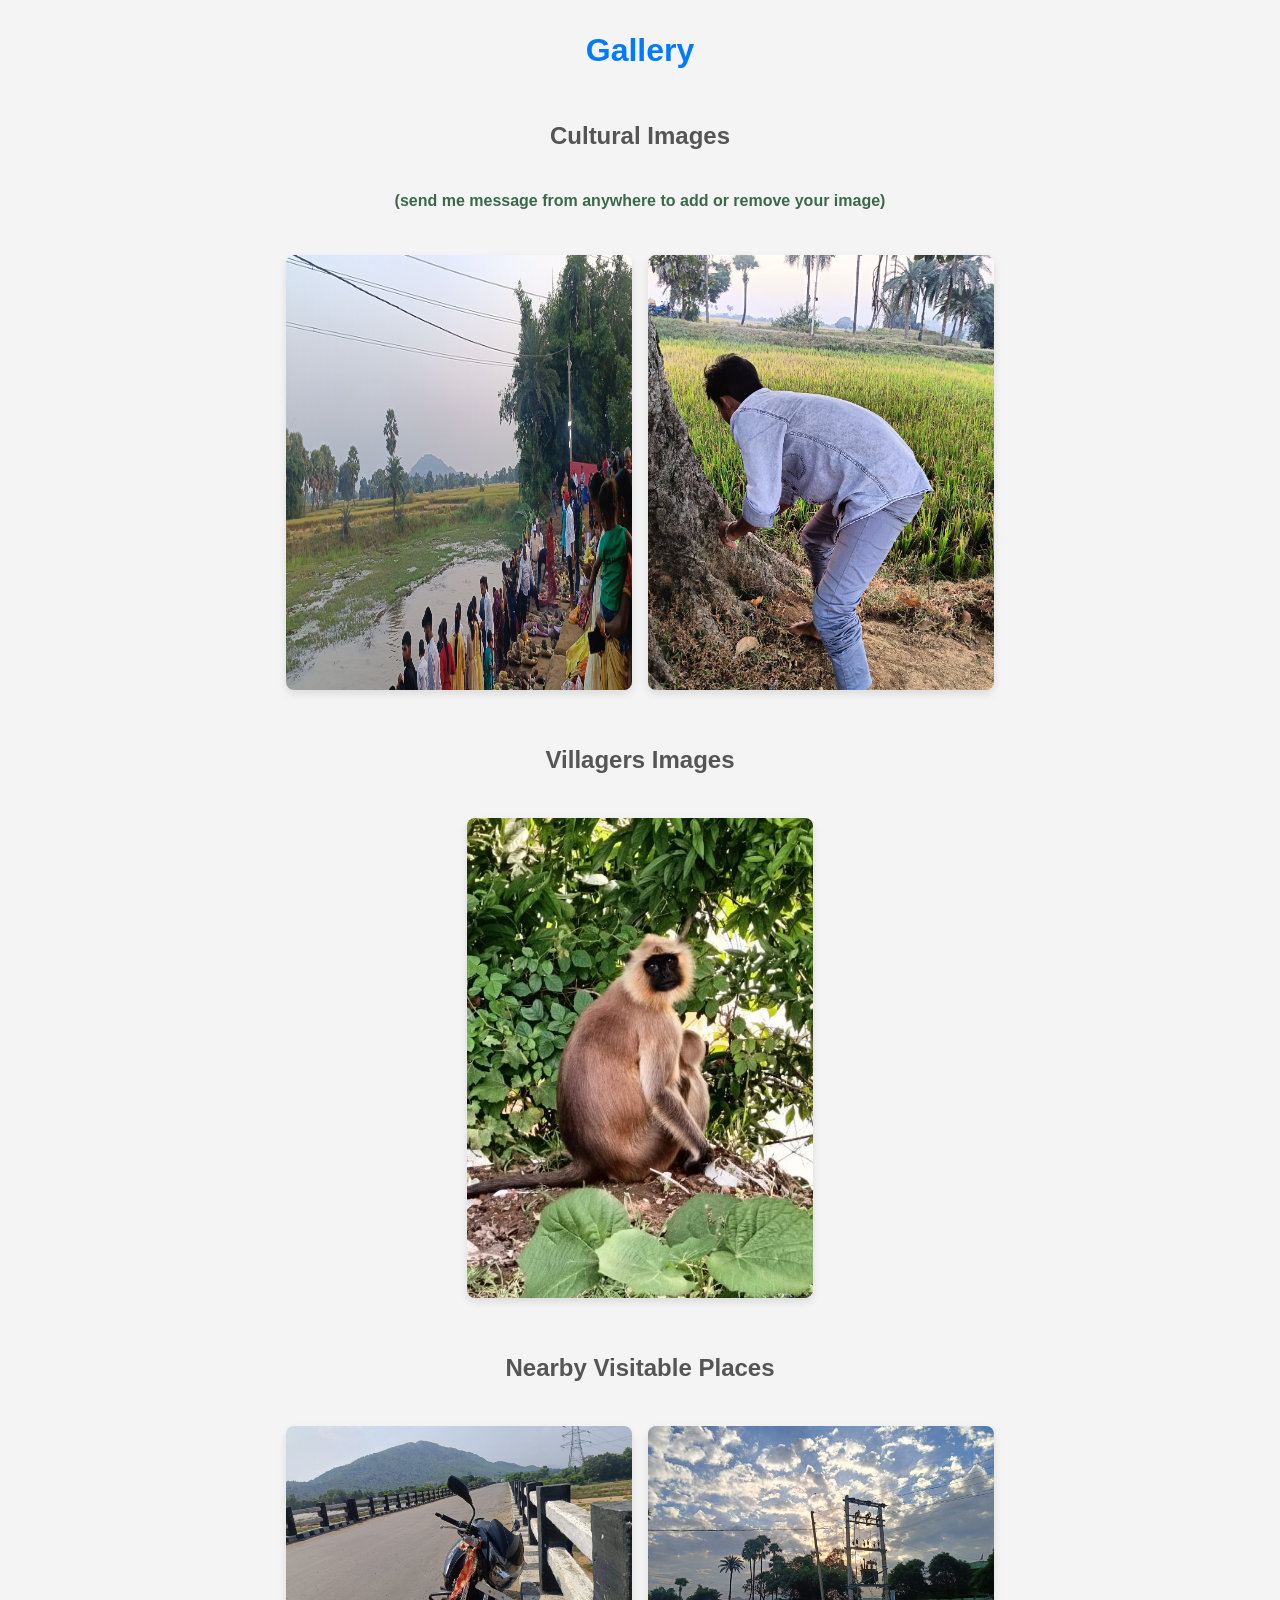
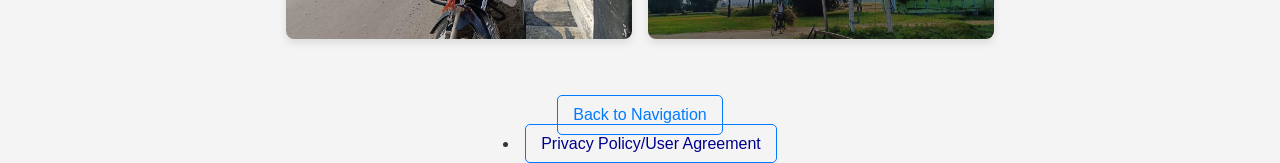
<file: gallery.html>
<!DOCTYPE html>
<html lang="en">
<head>
    <meta charset="UTF-8">
    <meta name="viewport" content="width=device-width, initial-scale=1.0">
    <title>Gallery</title>
    <style>
        body {
            font-family: 'Segoe UI', Tahoma, Geneva, Verdana, sans-serif;
            margin: 0;
            padding: 0;
            background-color: #f4f4f4;
            display: flex;
            flex-direction: column;
            align-items: center;
            justify-content: flex-start;
            min-height: 100vh;
            color: #333;
        }

        h1 {
            color: #007bff;
            margin-top: 2rem;
            text-align: center;
        }

        h2 {
            margin-top: 2rem;
            color: #555;
            text-align: center;
        }

        .gallery-container {
            display: flex;
            flex-wrap: wrap;
            justify-content: center;
            margin: 1rem 0;
            width: 90%;
            max-width: 1200px;
        }

        .gallery-container img {
            width: 250px;
            height: auto;
            margin: 1rem;
            border-radius: 8px;
            box-shadow: 0 4px 8px rgba(0, 0, 0, 0.1);
            transition: transform 0.3s ease;
        }

        .gallery-container img:hover {
            transform: scale(1.05);
        }

        a {
            text-decoration: none;
            color: #007bff;
            padding: 10px 15px;
            border: 1px solid #007bff;
            border-radius: 5px;
            transition: background-color 0.3s ease, color 0.3s ease;
            margin-top: 2rem;
        }

        a:hover {
            background-color: #007bff;
            color: white;
        }

        /* Responsive adjustments */
        @media (max-width: 768px) {
            .gallery-container img {
                width: 90%;
                margin: 0.5rem 0;
            }
        }

        @media (min-width: 769px) and (max-width: 1024px) {
            .gallery-container img {
                width: 45%;
                margin: 0.5rem;
            }
        }

        @media (min-width: 1025px) {
            .gallery-container img {
                width: 30%;
                margin: 0.5rem;
            }
        }
    </style>
</head>
<body>
    <h1>Gallery</h1>

    <h2>Cultural Images</h2>
    <h4 style="color: rgb(58, 105, 74);">(send me message from anywhere to add or remove your image)</h4>
    <div class="gallery-container">
        
        <!-- <img src="culture_image1.jpg" alt="Cultural Image 1"> -->
         
        <img src="culture_image2.jpg" alt="Cultural Image 2">
       
        <img src="culture_image3.jpg" alt="Cultural Image 3">
        
        <!-- <img src="culture_image4.jpg" alt="Cultural Image 4"> -->
        
    </div>

    <h2>Villagers Images</h2>
    <div class="gallery-container">
        <!-- <img src="villager1.jpg" alt="Villager Image 1"> -->
        <!-- <img src="villager2.jpg" alt="Villager Image 2"> -->
        <!-- <img src="villager3.jpg" alt="Villager Image 3"> -->
        <!-- <img src="villager4.jpg" alt="Villager Image 4"> -->
        <!-- <img src="villager5.jpg" alt="Villager Image 5"> -->
        <!-- <img src="villager6.jpg" alt="Villager Image 6"> -->
        <!-- <img src="villager7.jpg" alt="Villager Image 7"> -->
        <img src="villager8.jpg" alt="Villager Image 8">
        
    </div>

    <h2>Nearby Visitable Places</h2>
    <div class="gallery-container">
        <img src="place1.jpg" alt="Place 1">
        <img src="place2.jpg" alt="Place 2">
        <!-- <img src="place3.jpg" alt="Place 3"> -->
    
        
    </div>

    <a href="index.html">Back to Navigation</a>  <li><a href="privacy.html" style="color: #00008B;">Privacy Policy/User Agreement</a> </li> 
</body>
</html>
</file>
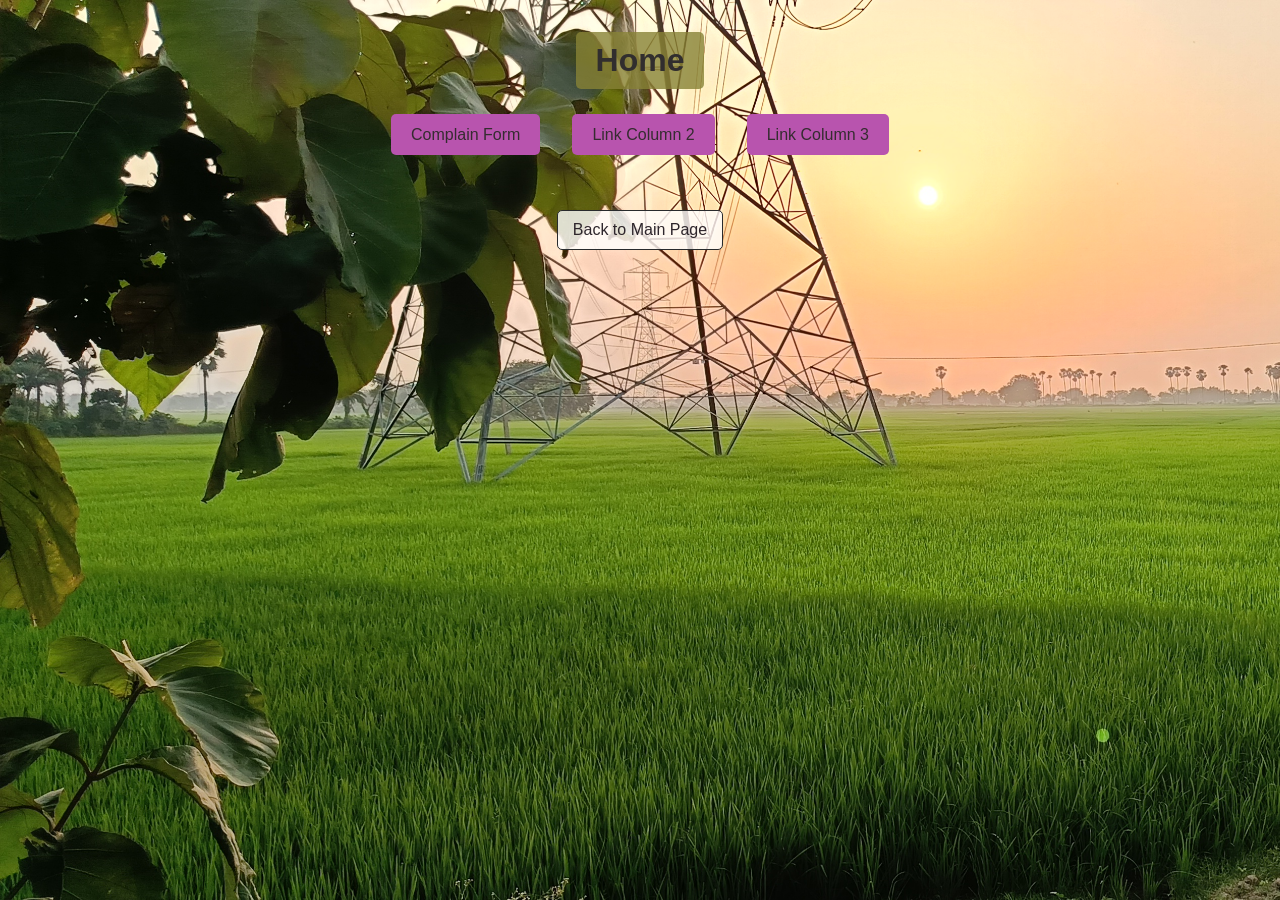
<file: home.html>
<!-- <div class="footer-disclaimer" style="font-size: 0.8em;">Disclaimer: Buy/Sell at your own risk. Verify before payment.</div> -->
<!DOCTYPE html>
<html lang="en">
<head>
    <meta charset="UTF-8">
    <meta name="viewport" content="width=device-width, initial-scale=1.0">
    <title>Home</title>
    
    <style>
        body {
            font-family: 'Segoe UI', Tahoma, Geneva, Verdana, sans-serif;
            margin: 0;
            padding: 0;
            background-color: #71729c;
            display: flex;
            flex-direction: column;
            align-items: center;
            justify-content: flex-start;
            min-height: 100vh;
            background-image: url('home_button_bg.jpg'); /* Replace with your image URL */
            background-size: cover;
            background-repeat: no-repeat;
            background-attachment: fixed;
        }

        h1 {
            color: #312e2e;
            margin-top: 2rem;
            text-align: center;
            background-color: rgba(135, 131, 54, 0.8);
            padding: 10px 20px;
            border-radius: 5px;
        }

        .dropdown {
            display: inline-block;
            margin: 1rem;
            position: relative;
        }

        .dropdown span {
            background-color: #b854ae;
            color: rgb(53, 44, 48);
            padding: 12px 20px;
            border: none;
            cursor: pointer;
            border-radius: 5px;
            transition: background-color 0.3s ease;
        }

        .dropdown span:hover {
            background-color: #61abbd;
        }

        .dropdown-content {
            display: none;
            position: absolute;
            background-color: #2c4b2b;
            min-width: 200px;
            box-shadow: 0 8px 16px 0 rgba(0, 0, 0, 0.2);
            z-index: 1;
            border-radius: 5px;
            overflow: hidden;
        }

        .dropdown:hover .dropdown-content {
            display: block;
        }

        .dropdown-content a {
            color: #333;
            padding: 12px 16px;
            text-decoration: none;
            display: block;
            transition: background-color 0.3s ease;
        }

        .dropdown-content a:hover {
            background-color: #e9e9e9;
        }

        a {
            text-decoration: none;
            color: #2e262c;
            margin-top: 2rem;
            padding: 10px 15px;
            border: 1px solid #292b2d;
            border-radius: 5px;
            transition: background-color 0.3s ease, color 0.3s ease;
            background-color: rgba(255, 255, 255, 0.8);
        }

        a:hover {
            background-color: #716aab;
            color: rgb(102, 142, 116);
        }

        .dropdown-container {
            display: flex;
            justify-content: center;
            flex-wrap: wrap;
        }

        /* Responsive Design */
        @media (max-width: 768px) {
            .dropdown {
                width: 100%;
                margin: 0.5rem 0;
            }

            .dropdown-content {
                width: 100%;
            }

            .dropdown span {
                width: 100%;
                text-align: center;
            }

            .dropdown-container {
                flex-direction: column;
                align-items: center;
            }

            a {
                width: 80%;
                text-align: center;
            }
        }

        @media (min-width: 769px) and (max-width: 1024px) {
            .dropdown {
                width: 45%;
                margin: 0.5rem;
            }

            a {
                width: 50%;
                text-align: center;
            }
        }
    </style>
</head>
<body>
    <h1>Home</h1>
    <div class="dropdown-container">
        <div class="dropdown">
            <span>Complain Form</span>
            
            <div class="dropdown-content">
                <!-- <a href="complain.php">Submit a Complaint</a> -->
            </div>
        </div>

        <div class="dropdown">
            <span>Link Column 2</span>
            <div class="dropdown-content">
                <a href="#">Link 1 - Under Construction</a>
                <a href="#">Link 2 - Under Construction</a>
                <a href="#">Link 3 - Under Construction</a>
            </div>
        </div>

        <div class="dropdown">
            <span>Link Column 3</span>
            <div class="dropdown-content">
                <a href="#">Link 1 - Under Construction</a>
                <a href="#">Link 2 - Under Construction</a>
                <a href="#">Link 3 - Under Construction</a>
            </div>
        </div>
    </div>
    <br>
    <a href="index.html">Back to Main Page</a>
</body>
</html>
</file>
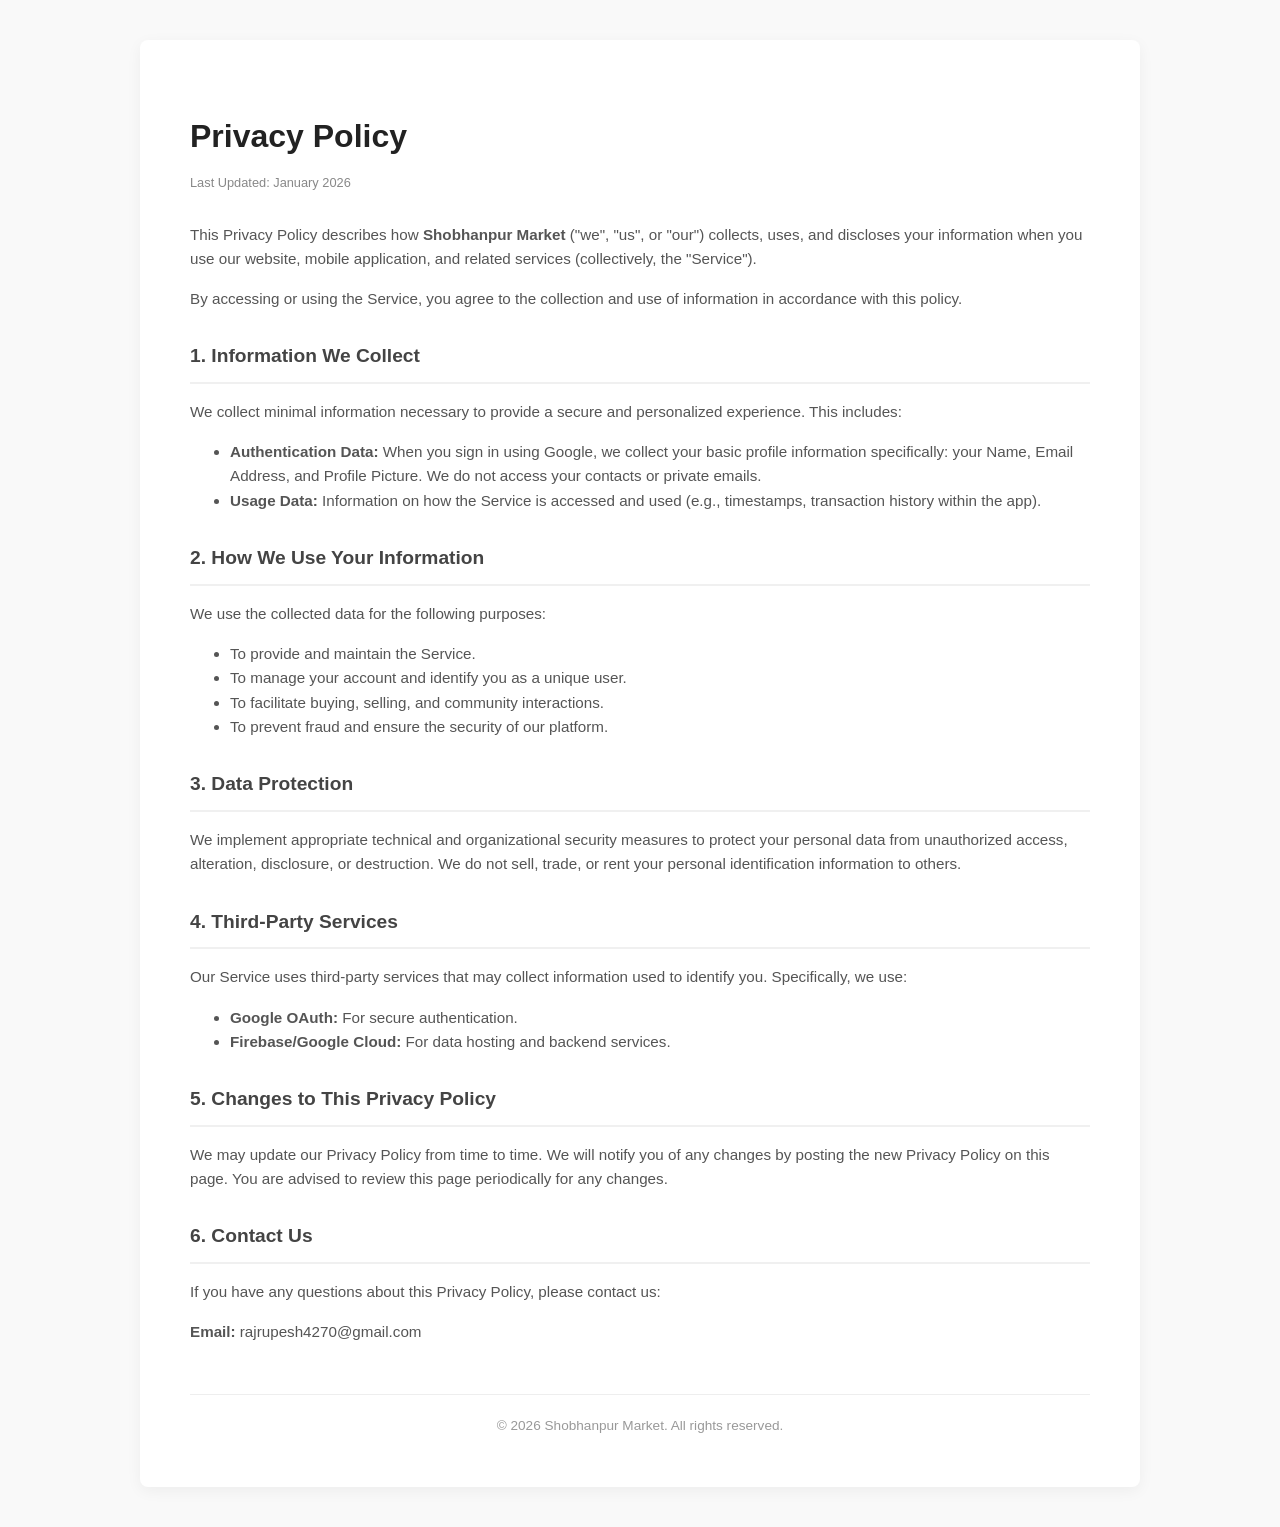
<file: privacy.html>
<!DOCTYPE html>
<html lang="en">
<head>
    <meta charset="UTF-8">
    <meta name="viewport" content="width=device-width, initial-scale=1.0">
    <title>Privacy Policy</title>
    <style>
        body {
            font-family: 'Helvetica Neue', Helvetica, Arial, sans-serif;
            line-height: 1.6;
            margin: 0;
            padding: 0;
            background-color: #f9f9f9;
            color: #333;
        }
        .container {
            max-width: 900px;
            margin: 40px auto;
            background: white;
            padding: 50px;
            box-shadow: 0 4px 15px rgba(0,0,0,0.05);
            border-radius: 8px;
        }
        h1 { color: #222; margin-bottom: 10px; }
        h2 { color: #444; margin-top: 30px; font-size: 1.2em; border-bottom: 2px solid #f0f0f0; padding-bottom: 10px; }
        p, li { color: #555; font-size: 0.95em; }
        ul { margin-bottom: 20px; }
        a { color: #0066cc; text-decoration: none; }
        .last-updated { font-size: 0.8em; color: #888; margin-bottom: 30px; display: block; }
        .footer { margin-top: 50px; font-size: 0.85em; color: #999; text-align: center; border-top: 1px solid #eee; padding-top: 20px; }
    </style>
</head>
<body>

    <div class="container">
        <h1>Privacy Policy</h1>
        <span class="last-updated">Last Updated: January 2026</span>

        <p>This Privacy Policy describes how <strong>Shobhanpur Market</strong> ("we", "us", or "our") collects, uses, and discloses your information when you use our website, mobile application, and related services (collectively, the "Service").</p>
        
        <p>By accessing or using the Service, you agree to the collection and use of information in accordance with this policy.</p>

        <h2>1. Information We Collect</h2>
        <p>We collect minimal information necessary to provide a secure and personalized experience. This includes:</p>
        <ul>
            <li><strong>Authentication Data:</strong> When you sign in using Google, we collect your basic profile information specifically: your Name, Email Address, and Profile Picture. We do not access your contacts or private emails.</li>
            <li><strong>Usage Data:</strong> Information on how the Service is accessed and used (e.g., timestamps, transaction history within the app).</li>
        </ul>

        <h2>2. How We Use Your Information</h2>
        <p>We use the collected data for the following purposes:</p>
        <ul>
            <li>To provide and maintain the Service.</li>
            <li>To manage your account and identify you as a unique user.</li>
            <li>To facilitate buying, selling, and community interactions.</li>
            <li>To prevent fraud and ensure the security of our platform.</li>
        </ul>

        <h2>3. Data Protection</h2>
        <p>We implement appropriate technical and organizational security measures to protect your personal data from unauthorized access, alteration, disclosure, or destruction. We do not sell, trade, or rent your personal identification information to others.</p>

        <h2>4. Third-Party Services</h2>
        <p>Our Service uses third-party services that may collect information used to identify you. Specifically, we use:</p>
        <ul>
            <li><strong>Google OAuth:</strong> For secure authentication.</li>
            <li><strong>Firebase/Google Cloud:</strong> For data hosting and backend services.</li>
        </ul>

        <h2>5. Changes to This Privacy Policy</h2>
        <p>We may update our Privacy Policy from time to time. We will notify you of any changes by posting the new Privacy Policy on this page. You are advised to review this page periodically for any changes.</p>

        <h2>6. Contact Us</h2>
        <p>If you have any questions about this Privacy Policy, please contact us:</p>
        <p>
            <strong>Email:</strong> rajrupesh4270@gmail.com
        </p>

        <div class="footer">
            &copy; 2026 Shobhanpur Market. All rights reserved.
        </div>
    </div>

</body>
</html>
</file>
<file: compitition.css>
/* Reset default browser margins */
* {
    box-sizing: border-box;
    margin: 0;
    padding: 0;
    font-family: 'Segoe UI', Tahoma, Geneva, Verdana, sans-serif;
}

body {
    background-color: #63b69a;
    color: #333;
    padding: 2rem;
}

header {
    text-align: center;
    margin-bottom: 3rem;
}

header h1 {
    color: #2c3e50;
    font-size: 2.5rem;
    margin-bottom: 0.5rem;
}

header p {
    color: #666;
}

/* Responsive grid for the 8 cards */
.card-container {
    display: grid;
    grid-template-columns: repeat(auto-fit, minmax(250px, 1fr));
    gap: 2rem;
    max-width: 1200px;
    margin: 0 auto;
}

/* Base Card Styling */
.card {
    background: #ffffff;
    border-radius: 10px;
    padding: 2.5rem 1.5rem;
    text-align: center;
    box-shadow: 0 4px 6px rgba(0,0,0,0.05);
    transition: transform 0.3s ease, box-shadow 0.3s ease;
    cursor: pointer;
    border-top: 5px solid #3498db; /* Blue top border for active cards */
}

.card:hover {
    transform: translateY(-5px);
    box-shadow: 0 8px 15px rgba(0,0,0,0.1);
}

.card h2 {
    margin-bottom: 1rem;
    font-size: 1.5rem;
    color: #2c3e50;
}

.card p {
    font-size: 0.95rem;
    color: #7f8c8d;
}

/* Styling specifically for "Coming Soon" cards */
.card.disabled {
    border-top: 5px solid #bdc3c7; /* Gray top border */
    background: #fafafa;
    cursor: not-allowed;
}

.card.disabled:hover {
    transform: none; /* Disables the float-up effect */
    box-shadow: 0 4px 6px rgba(0,0,0,0.05);
}

.card.disabled h2 {
    color: #95a5a6;
}
</file>
